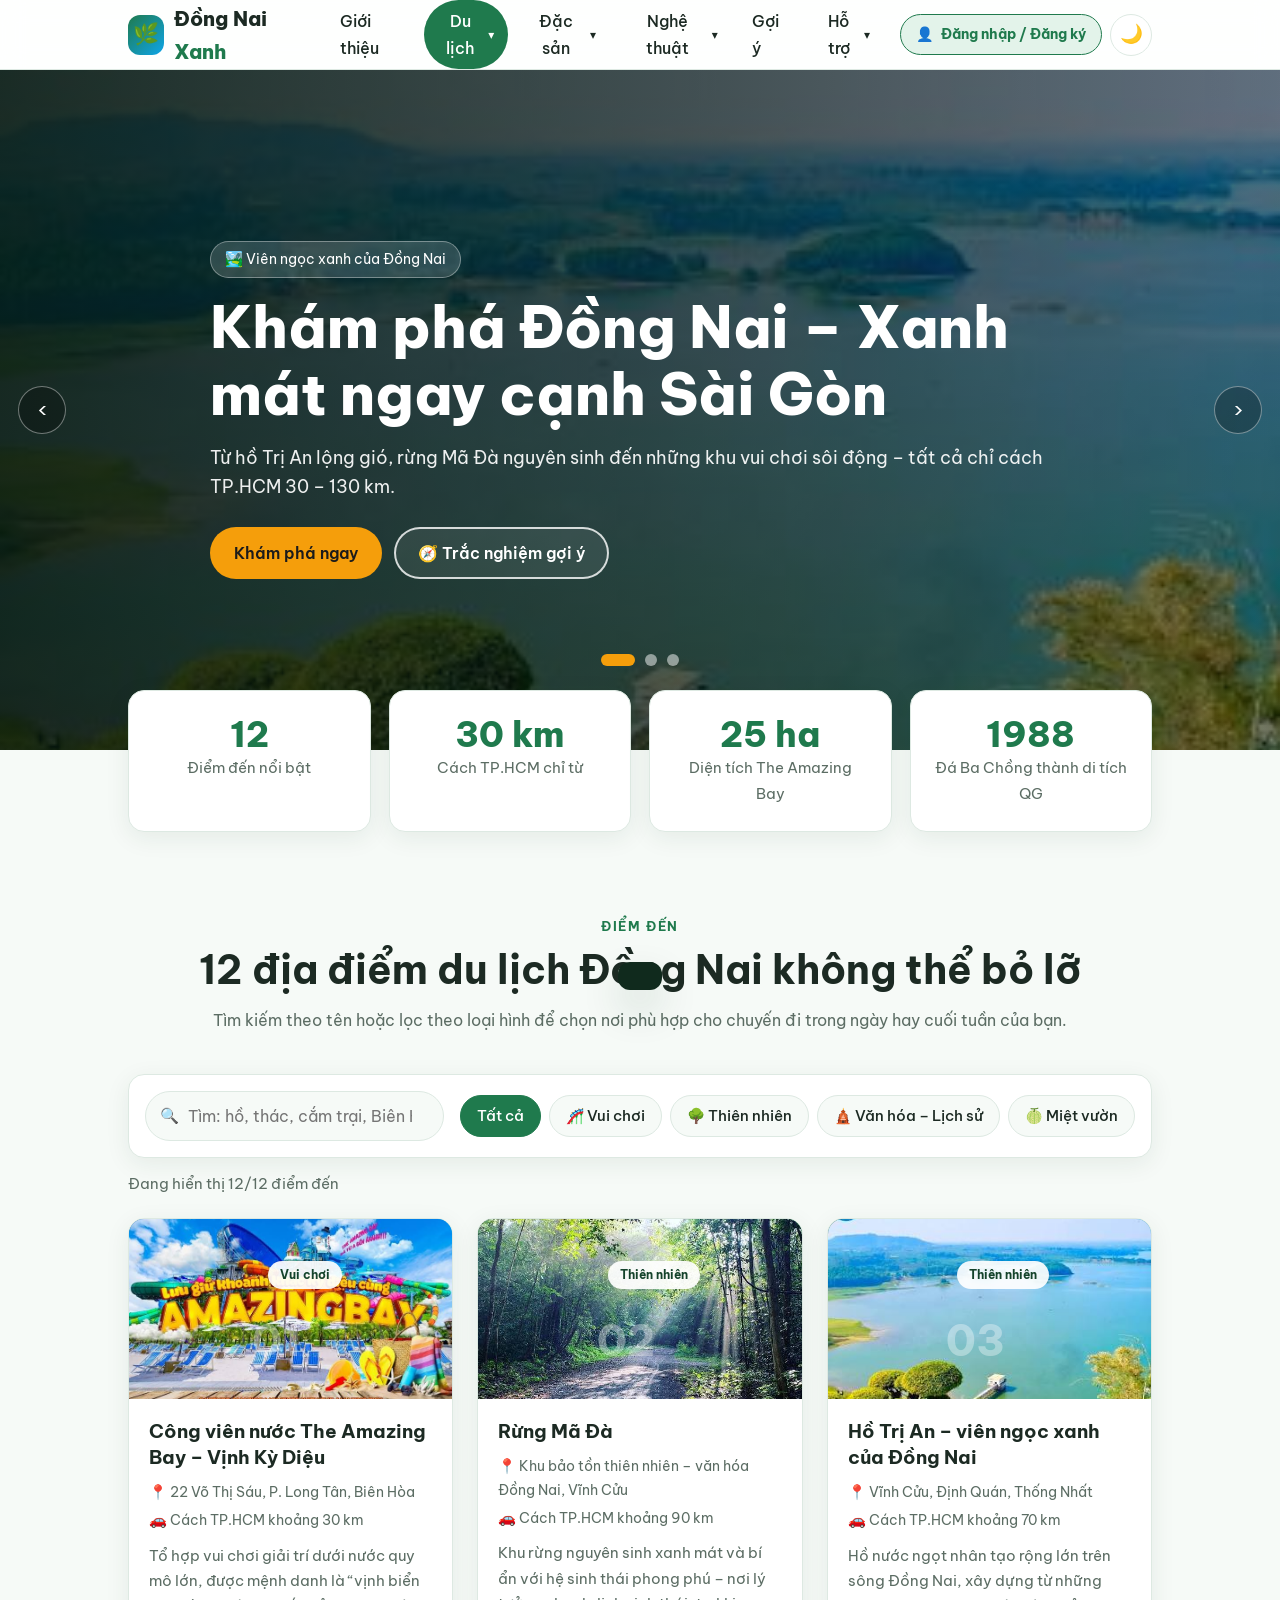
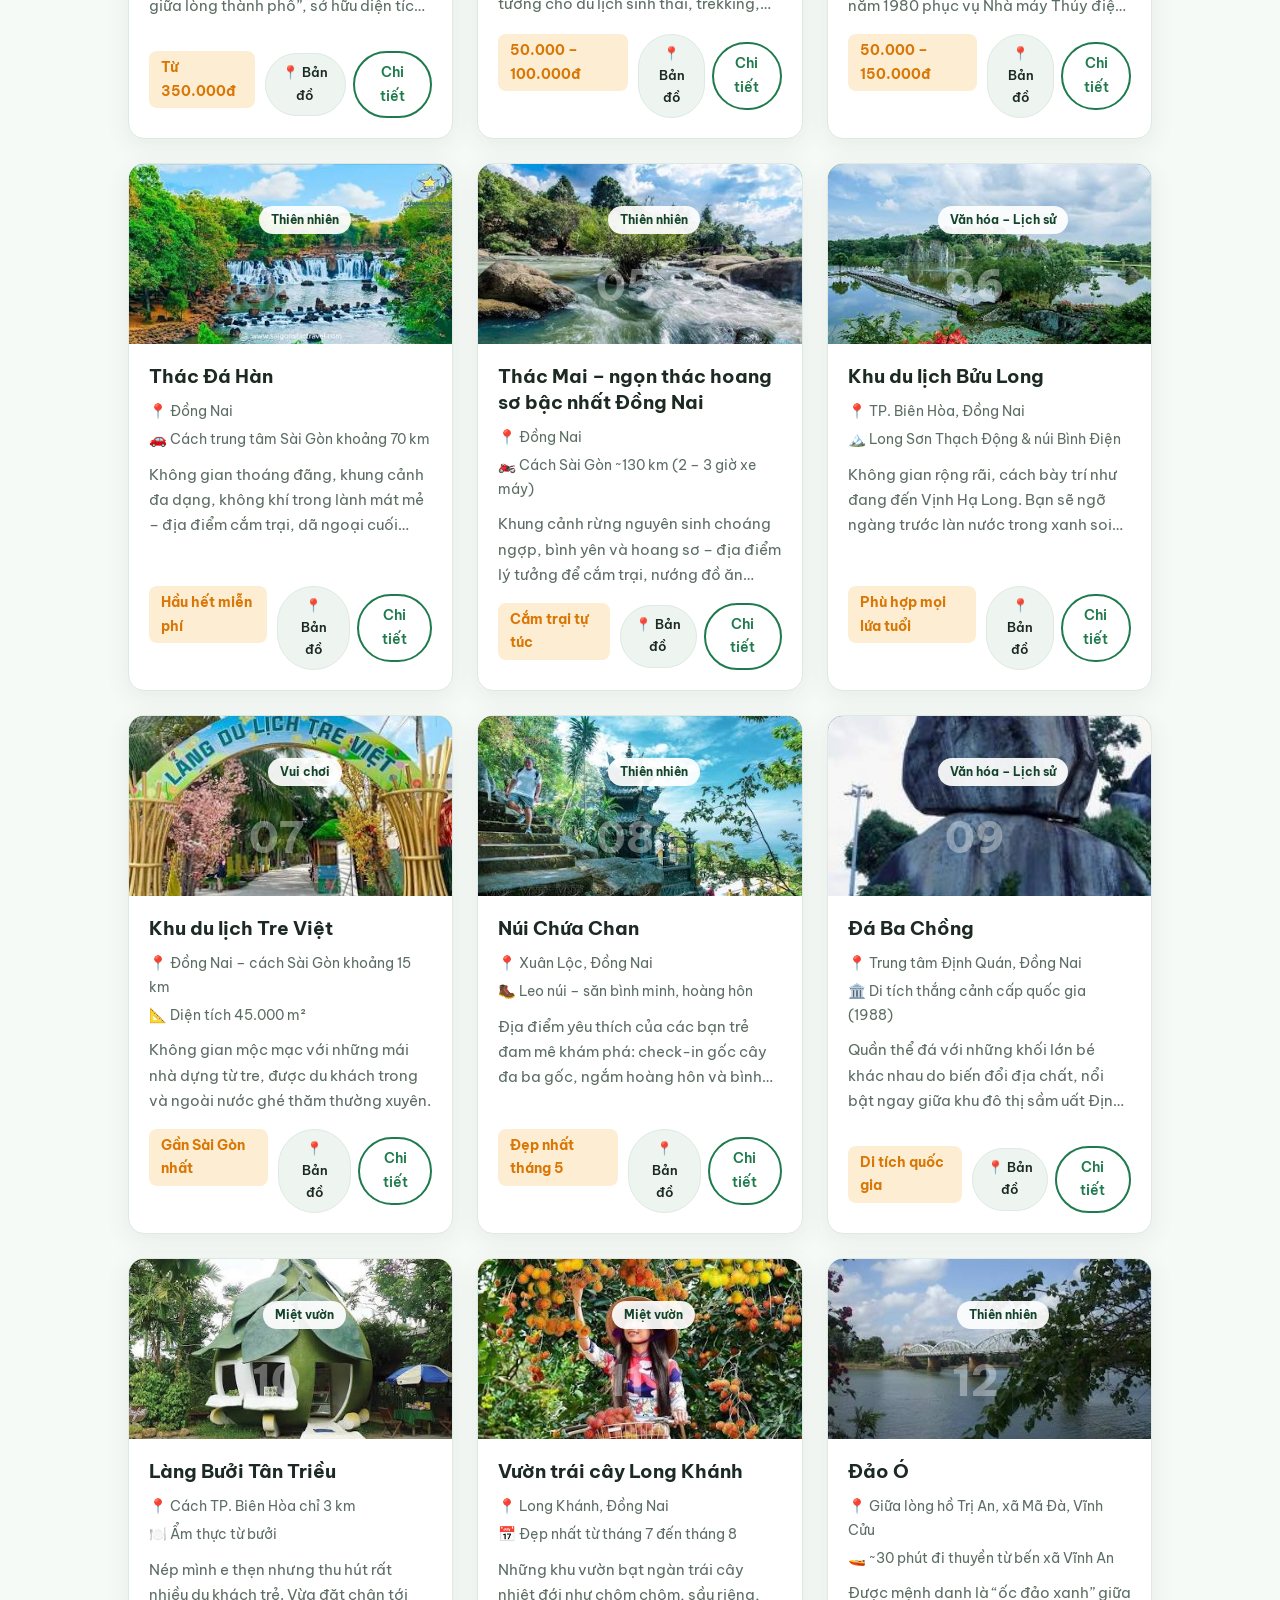
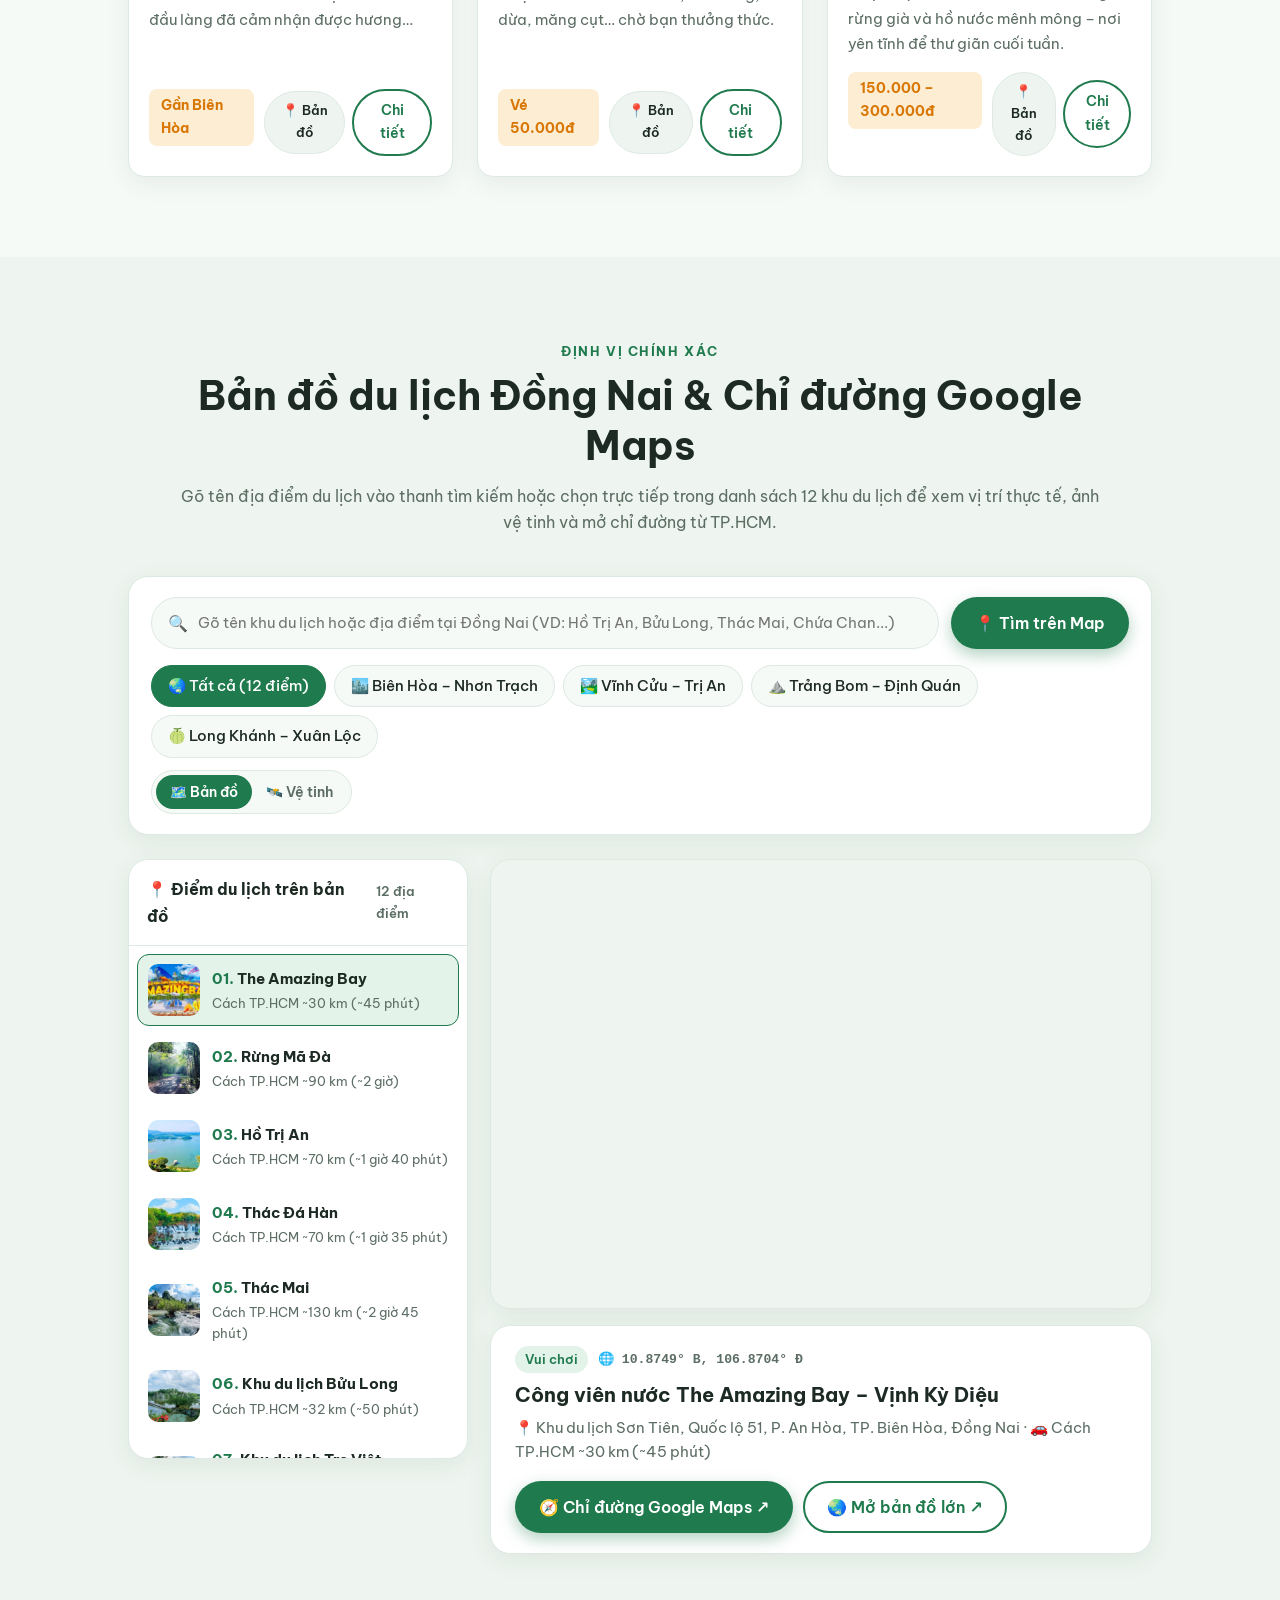
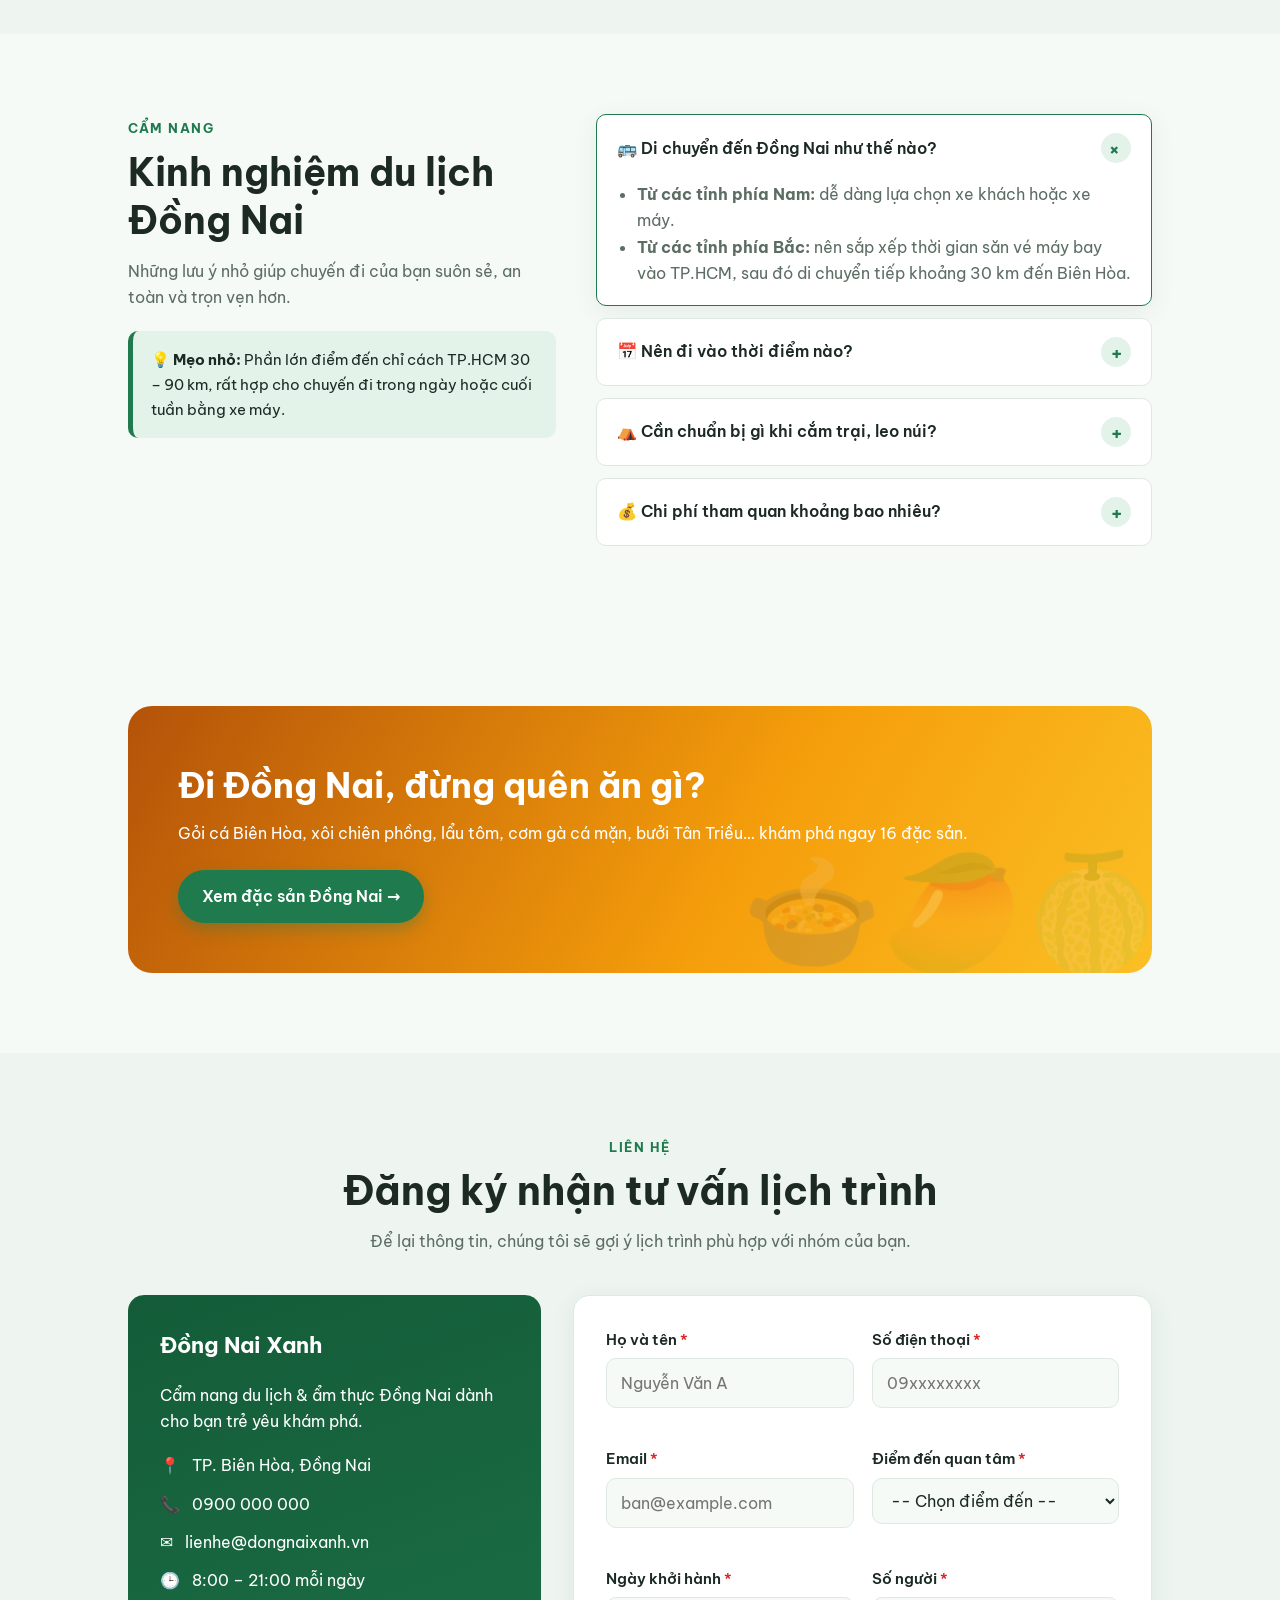
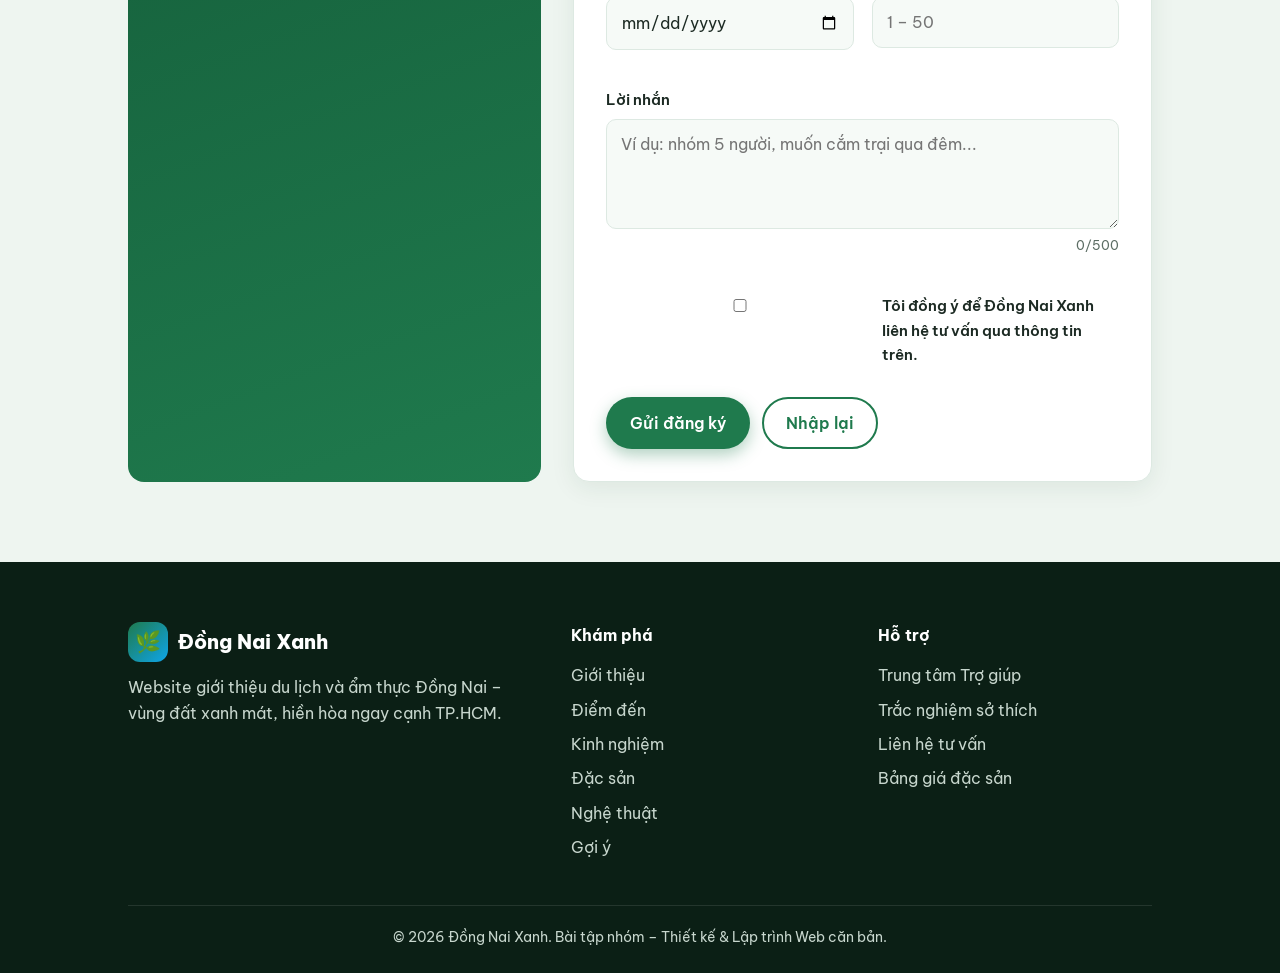
<file: index.html>
<!DOCTYPE html>
<html lang="vi">
<head>
  <meta charset="UTF-8">
  <meta name="viewport" content="width=device-width, initial-scale=1.0">
  <meta name="description" content="Khám phá 12 địa điểm du lịch hấp dẫn nhất Đồng Nai: The Amazing Bay, hồ Trị An, rừng Mã Đà, Bửu Long, núi Chứa Chan, đảo Ó...">
  <title>Du lịch Đồng Nai | Đồng Nai Xanh</title>
  <link rel="preconnect" href="https://fonts.googleapis.com">
  <link rel="preconnect" href="https://fonts.gstatic.com" crossorigin>
  <link href="https://fonts.googleapis.com/css2?family=Be+Vietnam+Pro:wght@400;500;600;700;800&display=swap" rel="stylesheet">
  <link rel="stylesheet" href="css/style.css">
  <style>
    .card-media {
      position: relative;
      overflow: hidden;
    }
    .card-media img {
      position: absolute;
      inset: 0;
      width: 100%;
      height: 100%;
      object-fit: cover;
      display: block;
      transition: transform 0.4s ease;
    }
    .card:hover .card-media img {
      transform: scale(1.05);
    }
    .card-media .badge,
    .card-media .card-number {
      position: relative;
      z-index: 2;
    }
    .modal-media img {
      position: absolute;
      inset: 0;
      width: 100%;
      height: 100%;
      object-fit: cover;
    }
  </style>
</head>
<body>
  <a href="#main" class="skip-link">Bỏ qua tới nội dung chính</a>

  <!-- ===== HEADER ===== -->
  <header class="site-header" id="siteHeader">
    <div class="container header-inner">
      <a href="index.html" class="logo" aria-label="Đồng Nai Xanh - Trang chủ">
        <span class="logo-icon" aria-hidden="true">🌿</span>
        <span>Đồng Nai <em>Xanh</em></span>
      </a>

      <nav class="main-nav" id="mainNav" aria-label="Điều hướng chính">
        <ul class="nav-list">
          <li><a href="gioi-thieu.html">Giới thiệu</a></li>
          <li class="has-dropdown">
            <button class="dropdown-toggle active" type="button" aria-expanded="false" aria-controls="dd-dulich">Du lịch <span class="caret" aria-hidden="true">▾</span></button>
            <ul class="dropdown" id="dd-dulich">
              <li><a href="index.html" aria-current="page"><span aria-hidden="true">🏞️</span> Tổng quan du lịch</a></li>
              <li><a href="#diem-den"><span aria-hidden="true">📍</span> Điểm đến</a></li>
              <li><a href="#ban-do"><span aria-hidden="true">🗺️</span> Bản đồ du lịch</a></li>
              <li><a href="#kinh-nghiem"><span aria-hidden="true">🧭</span> Kinh nghiệm</a></li>
            </ul>
          </li>
          <li class="has-dropdown">
            <button class="dropdown-toggle" type="button" aria-expanded="false" aria-controls="dd-dacsan">Đặc sản <span class="caret" aria-hidden="true">▾</span></button>
            <ul class="dropdown" id="dd-dacsan">
              <li><a href="dac-san.html"><span aria-hidden="true">🍲</span> Tổng quan đặc sản</a></li>
              <li><a href="dac-san.html#mon-ngon"><span aria-hidden="true">🥢</span> Món ngon</a></li>
              <li><a href="dac-san.html#bang-gia"><span aria-hidden="true">💰</span> Bảng giá</a></li>
            </ul>
          </li>
          <li class="has-dropdown">
            <button class="dropdown-toggle" type="button" aria-expanded="false" aria-controls="dd-nghethuat">Nghệ thuật <span class="caret" aria-hidden="true">▾</span></button>
            <ul class="dropdown" id="dd-nghethuat">
              <li><a href="nghe-thuat.html"><span aria-hidden="true">🎨</span> Tổng quan nghệ thuật</a></li>
              <li><a href="nghe-thuat.html#lang-nghe"><span aria-hidden="true">🏺</span> Làng nghề truyền thống</a></li>
              <li><a href="nghe-thuat.html#ca-hat"><span aria-hidden="true">🎶</span> Nghệ thuật ca hát</a></li>
            </ul>
          </li>
          <li><a href="goi-y.html">Gợi ý</a></li>
          <li class="has-dropdown">
            <button class="dropdown-toggle" type="button" aria-expanded="false" aria-controls="dd-hotro">Hỗ trợ <span class="caret" aria-hidden="true">▾</span></button>
            <ul class="dropdown" id="dd-hotro">
              <li><a href="ho-tro.html"><span class="help-circle-icon" aria-hidden="true">?</span> Trợ giúp</a></li>
              <li><a href="ho-tro.html#chu-de-pho-bien"><span aria-hidden="true">🔥</span> Chủ đề phổ biến</a></li>
              <li><a href="#lien-he"><span aria-hidden="true">📞</span> Liên hệ tư vấn</a></li>
            </ul>
          </li>
        </ul>
      </nav>

      <div class="header-actions">
        <a href="dang-nhap.html" class="btn-auth" id="headerAuthBtn">
          <span aria-hidden="true">👤</span>
          <span class="auth-label">Đăng nhập<span class="auth-extra"> / Đăng ký</span></span>
        </a>
        <button class="icon-btn" id="themeToggle" type="button" aria-label="Chuyển chế độ sáng/tối">🌙</button>
        <button class="icon-btn menu-toggle" id="menuToggle" type="button" aria-label="Mở menu" aria-expanded="false" aria-controls="mainNav"><span></span></button>
      </div>
    </div>
  </header>

  <main id="main">
    <!-- ===== HERO SLIDER ===== -->
    <section class="slider" id="heroSlider" aria-label="Ảnh nổi bật Đồng Nai">
      <div class="slide active" style="background-image: linear-gradient(rgba(0, 0, 0, 0.45), rgba(0, 0, 0, 0.45)), url('images/ho-tri-an.jpg');">
        <div class="container slide-content">
          <span class="slide-tag">🏞️ Viên ngọc xanh của Đồng Nai</span>
          <h1>Khám phá Đồng Nai – Xanh mát ngay cạnh Sài Gòn</h1>
          <p>Từ hồ Trị An lộng gió, rừng Mã Đà nguyên sinh đến những khu vui chơi sôi động – tất cả chỉ cách TP.HCM 30 – 130 km.</p>
          <div class="slide-actions">
            <a href="#diem-den" class="btn btn-accent">Khám phá ngay</a>
            <a href="goi-y.html" class="btn btn-ghost">🧭 Trắc nghiệm gợi ý</a>
          </div>
        </div>
      </div>
      <div class="slide" style="background-image: linear-gradient(rgba(0, 0, 0, 0.45), rgba(0, 0, 0, 0.45)), url('images/buu-long.jpg');">
        <div class="container slide-content">
          <span class="slide-tag">🛕 Khu du lịch Bửu Long</span>
          <h2>“Vịnh Hạ Long thu nhỏ” giữa lòng Biên Hòa</h2>
          <p>Long Sơn Thạch Động, núi Bình Điện, Bửu Phong Cổ Tự và làn nước trong xanh soi bóng vách đá.</p>
          <div class="slide-actions">
            <a href="#diem-den" class="btn btn-accent">Xem điểm đến</a>
          </div>
        </div>
      </div>
      <div class="slide" style="background-image: linear-gradient(rgba(0, 0, 0, 0.45), rgba(0, 0, 0, 0.45)), url('images/amazing-bay.jpg');">
        <div class="container slide-content">
          <span class="slide-tag">🌊 The Amazing Bay</span>
          <h2>Biển nhân tạo lớn nhất Việt Nam</h2>
          <p>Dòng sông lười dài nhất Đông Nam Á, máng trượt cao hơn 20 m – điểm hẹn mùa hè cho cả gia đình.</p>
          <div class="slide-actions">
            <a href="#lien-he" class="btn btn-accent">Nhận tư vấn</a>
          </div>
        </div>
      </div>

      <button class="slider-btn prev" type="button" aria-label="Ảnh trước">‹</button>
      <button class="slider-btn next" type="button" aria-label="Ảnh tiếp theo">›</button>
      <div class="slider-dots" role="tablist" aria-label="Chọn ảnh"></div>
    </section>

    <!-- ===== THỐNG KÊ ===== -->
    <section class="stats" aria-label="Con số nổi bật">
      <div class="container stats-grid">
        <div class="stat reveal"><span class="stat-number" data-count="12">0</span><span class="stat-label">Điểm đến nổi bật</span></div>
        <div class="stat reveal"><span class="stat-number" data-count="30" data-suffix=" km">0</span><span class="stat-label">Cách TP.HCM chỉ từ</span></div>
        <div class="stat reveal"><span class="stat-number" data-count="25" data-suffix=" ha">0</span><span class="stat-label">Diện tích The Amazing Bay</span></div>
        <div class="stat reveal"><span class="stat-number" data-count="1988">0</span><span class="stat-label">Đá Ba Chồng thành di tích QG</span></div>
      </div>
    </section>

    <!-- ===== ĐIỂM ĐẾN ===== -->
    <section class="section" id="diem-den">
      <div class="container">
        <header class="section-head reveal">
          <span class="eyebrow">Điểm đến</span>
          <h2>12 địa điểm du lịch Đồng Nai không thể bỏ lỡ</h2>
          <p>Tìm kiếm theo tên hoặc lọc theo loại hình để chọn nơi phù hợp cho chuyến đi trong ngày hay cuối tuần của bạn.</p>
        </header>

        <div class="toolbar reveal">
          <div class="search-box">
            <label for="searchInput" class="skip-link">Tìm kiếm điểm đến</label>
            <input type="search" id="searchInput" placeholder="Tìm: hồ, thác, cắm trại, Biên Hòa..." autocomplete="off">
          </div>
          <div class="chips" role="group" aria-label="Lọc theo loại hình">
            <button class="chip active" type="button" data-filter="all">Tất cả</button>
            <button class="chip" type="button" data-filter="vui-choi">🎢 Vui chơi</button>
            <button class="chip" type="button" data-filter="thien-nhien">🌳 Thiên nhiên</button>
            <button class="chip" type="button" data-filter="van-hoa">🛕 Văn hóa – Lịch sử</button>
            <button class="chip" type="button" data-filter="miet-vuon">🍈 Miệt vườn</button>
          </div>
        </div>
        <p class="result-count" id="resultCount" aria-live="polite"></p>

        <div class="card-grid" id="cardGrid">
          <!-- 1 -->
          <article class="card reveal" data-category="vui-choi" data-id="amazing-bay">
            <div class="card-media" style="--g1:#0369a1; --g2:#22d3ee;">
              <img src="images/amazing-bay.jpg" alt="Công viên nước The Amazing Bay – Vịnh Kỳ Diệu" loading="lazy">
              <span class="badge">Vui chơi</span>
              <span class="card-number">01</span>
            </div>
            <div class="card-body">
              <h3 class="card-title">Công viên nước The Amazing Bay – Vịnh Kỳ Diệu</h3>
              <ul class="card-meta">
                <li>📍 22 Võ Thị Sáu, P. Long Tân, Biên Hòa</li>
                <li>🚗 Cách TP.HCM khoảng 30 km</li>
              </ul>
              <p class="card-desc">Tổ hợp vui chơi giải trí dưới nước quy mô lớn, được mệnh danh là “vịnh biển giữa lòng thành phố”, sở hữu diện tích hơn 25 ha với hàng loạt công trình hiện đại và hệ thống trò chơi đẳng cấp quốc tế.</p>
              <div class="card-more" hidden>
                <p>Nơi đây nổi bật với những kỷ lục ấn tượng như: <strong>biển nhân tạo lớn nhất Việt Nam</strong>, <strong>dòng sông lười dài nhất Đông Nam Á</strong> và hệ thống máng trượt nước cao hơn 20 mét.</p>
                <p>Khuôn viên được chia thành nhiều phân khu phù hợp với mọi độ tuổi: khu vui chơi trẻ em, khu cảm giác mạnh, khu thư giãn, bãi biển nhân tạo và các khu nhà hàng, dịch vụ tiện ích. Công viên mang đậm phong cách thiết kế cổ tích, hiện đại, rất thích hợp để check-in, chụp ảnh.</p>
                <h4>🎟️ Giá vé tham khảo</h4>
                <ul class="list">
                  <li>Người lớn: khoảng 450.000 VNĐ</li>
                  <li>Trẻ em: khoảng 350.000 VNĐ</li>
                </ul>
                <p>👉 Điểm đến lý tưởng cho gia đình, nhóm bạn hay các đoàn khách muốn tận hưởng ngày hè sôi động và thư giãn trọn vẹn.</p>
              </div>
              <div class="card-footer">
                <span class="price-tag">Từ 350.000đ</span>
                <div class="card-btn-group">
                  <button class="btn-map-jump" type="button" title="Xem vị trí trên bản đồ">📍 Bản đồ</button>
                  <button class="btn btn-outline btn-detail" type="button">Chi tiết</button>
                </div>
              </div>
            </div>
          </article>

          <!-- 2 -->
          <article class="card reveal" data-category="thien-nhien" data-id="rung-ma-da">
            <div class="card-media" style="--g1:#14532d; --g2:#4ade80;">
              <img src="images/rung-ma-da.jpg" alt="Rừng Mã Đà" loading="lazy">
              <span class="badge">Thiên nhiên</span>
              <span class="card-number">02</span>
            </div>
            <div class="card-body">
              <h3 class="card-title">Rừng Mã Đà</h3>
              <ul class="card-meta">
                <li>📍 Khu bảo tồn thiên nhiên – văn hóa Đồng Nai, Vĩnh Cửu</li>
                <li>🚗 Cách TP.HCM khoảng 90 km</li>
              </ul>
              <p class="card-desc">Khu rừng nguyên sinh xanh mát và bí ẩn với hệ sinh thái phong phú – nơi lý tưởng cho du lịch sinh thái, trekking, cắm trại và khám phá thiên nhiên hoang dã.</p>
              <div class="card-more" hidden>
                <p>Khu rừng nổi bật với thảm thực vật rậm rạp, những con đường mòn uốn lượn, suối nước trong lành và đặc biệt là hồ Trị An – nơi thường xuyên diễn ra các hoạt động bơi lội, chèo thuyền kayak và câu cá thư giãn.</p>
                <p>Không khí quanh năm mát mẻ, trong lành, rất thích hợp để “đi trốn” khỏi sự ồn ào phố thị. Rừng Mã Đà còn gắn liền với nhiều <strong>dấu tích lịch sử kháng chiến</strong>, lưu giữ ký ức về những trận đánh hào hùng của quân dân miền Nam trong kháng chiến chống Mỹ.</p>
                <h4>🎟️ Giá vé tham khảo</h4>
                <ul class="list"><li>Tham quan & cắm trại: 50.000 – 100.000 VNĐ/người tùy dịch vụ</li></ul>
                <p>👉 Dành cho những ai yêu thiên nhiên, muốn tìm về sự bình yên và thử thách bản thân giữa đại ngàn xanh thẳm.</p>
              </div>
              <div class="card-footer">
                <span class="price-tag">50.000 – 100.000đ</span>
                <div class="card-btn-group">
                  <button class="btn-map-jump" type="button" title="Xem vị trí trên bản đồ">📍 Bản đồ</button>
                  <button class="btn btn-outline btn-detail" type="button">Chi tiết</button>
                </div>
              </div>
            </div>
          </article>

          <!-- 3 -->
          <article class="card reveal" data-category="thien-nhien" data-id="ho-tri-an">
            <div class="card-media" style="--g1:#065f46; --g2:#38bdf8;">
              <img src="images/ho-tri-an.jpg" alt="Hồ Trị An – viên ngọc xanh của Đồng Nai" loading="lazy">
              <span class="badge">Thiên nhiên</span>
              <span class="card-number">03</span>
            </div>
            <div class="card-body">
              <h3 class="card-title">Hồ Trị An – viên ngọc xanh của Đồng Nai</h3>
              <ul class="card-meta">
                <li>📍 Vĩnh Cửu, Định Quán, Thống Nhất</li>
                <li>🚗 Cách TP.HCM khoảng 70 km</li>
              </ul>
              <p class="card-desc">Hồ nước ngọt nhân tạo rộng lớn trên sông Đồng Nai, xây dựng từ những năm 1980 phục vụ Nhà máy Thủy điện Trị An, nay là điểm du lịch sinh thái lý tưởng.</p>
              <div class="card-more" hidden>
                <p>Hồ Trị An gây ấn tượng với mặt nước xanh trong, bao quanh là rừng rậm nguyên sinh và những hòn đảo nhỏ hoang sơ như <strong>đảo Ó, đảo Đồng Trường</strong>… tạo nên bức tranh thiên nhiên hài hòa, thơ mộng.</p>
                <p>Đây là nơi lý tưởng để cắm trại, chèo thuyền kayak, câu cá, đạp xe xuyên rừng và ngắm hoàng hôn bên mặt hồ lặng sóng. Ban đêm, du khách có thể tổ chức tiệc BBQ, ngắm sao và tận hưởng không khí mát lạnh, tĩnh lặng.</p>
                <h4>🎟️ Giá dịch vụ tham khảo</h4>
                <ul class="list"><li>Cắm trại & tham quan: 50.000 – 150.000 VNĐ/người tùy địa điểm và gói dịch vụ</li></ul>
              </div>
              <div class="card-footer">
                <span class="price-tag">50.000 – 150.000đ</span>
                <div class="card-btn-group">
                  <button class="btn-map-jump" type="button" title="Xem vị trí trên bản đồ">📍 Bản đồ</button>
                  <button class="btn btn-outline btn-detail" type="button">Chi tiết</button>
                </div>
              </div>
            </div>
          </article>

          <!-- 4 -->
          <article class="card reveal" data-category="thien-nhien" data-id="thac-da-han">
            <div class="card-media" style="--g1:#0f766e; --g2:#a3e635;">
              <img src="images/thac-da-han.jpg" alt="Thác Đá Hàn" loading="lazy">
              <span class="badge">Thiên nhiên</span>
              <span class="card-number">04</span>
            </div>
            <div class="card-body">
              <h3 class="card-title">Thác Đá Hàn</h3>
              <ul class="card-meta">
                <li>📍 Đồng Nai</li>
                <li>🚗 Cách trung tâm Sài Gòn khoảng 70 km</li>
              </ul>
              <p class="card-desc">Không gian thoáng đãng, khung cảnh đa dạng, không khí trong lành mát mẻ – địa điểm cắm trại, dã ngoại cuối tuần lý tưởng cho nhóm bạn hoặc gia đình.</p>
              <div class="card-more" hidden>
                <p>Thác Đá Hàn là nơi lý tưởng để tụ tập bạn bè xả stress với các hoạt động tắm thác, câu cá… vào mỗi cuối tuần hay tổ chức cắm trại dã ngoại cho cả gia đình.</p>
                <p>Điểm khiến du khách cực kỳ yêu thích là <strong>đa số các hoạt động giải trí ở đây đều miễn phí</strong>. Đặc biệt, thác Đá Hàn còn có đường đua riêng cho xe địa hình nếu bạn muốn tham gia.</p>
              </div>
              <div class="card-footer">
                <span class="price-tag">Hầu hết miễn phí</span>
                <div class="card-btn-group">
                  <button class="btn-map-jump" type="button" title="Xem vị trí trên bản đồ">📍 Bản đồ</button>
                  <button class="btn btn-outline btn-detail" type="button">Chi tiết</button>
                </div>
              </div>
            </div>
          </article>

          <!-- 5 -->
          <article class="card reveal" data-category="thien-nhien" data-id="thac-mai">
            <div class="card-media" style="--g1:#166534; --g2:#0891b2;">
              <img src="images/thac-mai.jpg" alt="Thác Mai – ngọn thác hoang sơ bậc nhất Đồng Nai" loading="lazy">
              <span class="badge">Thiên nhiên</span>
              <span class="card-number">05</span>
            </div>
            <div class="card-body">
              <h3 class="card-title">Thác Mai – ngọn thác hoang sơ bậc nhất Đồng Nai</h3>
              <ul class="card-meta">
                <li>📍 Đồng Nai</li>
                <li>🏍️ Cách Sài Gòn ~130 km (2 – 3 giờ xe máy)</li>
              </ul>
              <p class="card-desc">Khung cảnh rừng nguyên sinh choáng ngợp, bình yên và hoang sơ – địa điểm lý tưởng để cắm trại, nướng đồ ăn picnic cuối tuần.</p>
              <div class="card-more" hidden>
                <p>Bạn nhớ xem trước dự báo thời tiết, sau đó cùng mọi người mang theo lều, chuẩn bị đồ ăn. Nếu quá bận rộn, bạn có thể thuê lều và nhờ nhà hàng gần đó chuẩn bị giúp.</p>
                <p>Điểm đặc biệt của Thác Mai chính là độ cao: ngọn thác cao vừa phải, nhìn từ xa dòng nước có vẻ rất nhẹ nhàng, nhưng khi đến những đoạn hẹp, dòng nước đột nhiên chuyển mình mạnh mẽ hơn bao giờ hết.</p>
                <p>🎬 Đây cũng chính là địa điểm xuất hiện trong MV “Lật Mặt” của Lý Hải.</p>
              </div>
              <div class="card-footer">
                <span class="price-tag">Cắm trại tự túc</span>
                <div class="card-btn-group">
                  <button class="btn-map-jump" type="button" title="Xem vị trí trên bản đồ">📍 Bản đồ</button>
                  <button class="btn btn-outline btn-detail" type="button">Chi tiết</button>
                </div>
              </div>
            </div>
          </article>

          <!-- 6 -->
          <article class="card reveal" data-category="van-hoa" data-id="buu-long">
            <div class="card-media" style="--g1:#4d7c0f; --g2:#06b6d4;">
              <img src="images/buu-long.jpg" alt="Khu du lịch Bửu Long" loading="lazy">
              <span class="badge">Văn hóa – Lịch sử</span>
              <span class="card-number">06</span>
            </div>
            <div class="card-body">
              <h3 class="card-title">Khu du lịch Bửu Long</h3>
              <ul class="card-meta">
                <li>📍 TP. Biên Hòa, Đồng Nai</li>
                <li>🏔️ Long Sơn Thạch Động & núi Bình Điện</li>
              </ul>
              <p class="card-desc">Không gian rộng rãi, cách bày trí như đang đến Vịnh Hạ Long. Bạn sẽ ngỡ ngàng trước làn nước trong xanh soi bóng vách đá.</p>
              <div class="card-more" hidden>
                <p>Địa điểm được chia làm hai phần chính gồm <strong>Long Sơn Thạch Động</strong> và <strong>núi Bình Điện</strong>, tạo nên khung cảnh ấn tượng khó phai.</p>
                <ul class="list">
                  <li>Tham gia trò chơi hiện đại như xe điện đụng tại khu vui chơi trung tâm.</li>
                  <li>Thăm <strong>Bửu Phong Cổ Tự</strong> để cảm nhận khung cảnh nhẹ nhàng.</li>
                  <li>Chiêm ngưỡng những bảo vật quý hiếm tại khu Tiền Sử.</li>
                </ul>
              </div>
              <div class="card-footer">
                <span class="price-tag">Phù hợp mọi lứa tuổi</span>
                <div class="card-btn-group">
                  <button class="btn-map-jump" type="button" title="Xem vị trí trên bản đồ">📍 Bản đồ</button>
                  <button class="btn btn-outline btn-detail" type="button">Chi tiết</button>
                </div>
              </div>
            </div>
          </article>

          <!-- 7 -->
          <article class="card reveal" data-category="vui-choi" data-id="tre-viet">
            <div class="card-media" style="--g1:#3f6212; --g2:#facc15;">
              <img src="images/tre-viet.jpg" alt="Khu du lịch Tre Việt" loading="lazy">
              <span class="badge">Vui chơi</span>
              <span class="card-number">07</span>
            </div>
            <div class="card-body">
              <h3 class="card-title">Khu du lịch Tre Việt</h3>
              <ul class="card-meta">
                <li>📍 Đồng Nai – cách Sài Gòn khoảng 15 km</li>
                <li>📐 Diện tích 45.000 m²</li>
              </ul>
              <p class="card-desc">Không gian mộc mạc với những mái nhà dựng từ tre, được du khách trong và ngoài nước ghé thăm thường xuyên.</p>
              <div class="card-more" hidden>
                <p>Nơi đây có vô vàn trò chơi từ truyền thống đến hiện đại: thỏa sức bơi lội, đạp xe trên mặt nước, chèo thuyền kayak.</p>
                <p>Bạn cũng có thể tham gia các trò chơi truyền thống như <strong>chèo thuyền chuối, chèo xuồng ba lá hay chèo thuyền thúng</strong>.</p>
              </div>
              <div class="card-footer">
                <span class="price-tag">Gần Sài Gòn nhất</span>
                <div class="card-btn-group">
                  <button class="btn-map-jump" type="button" title="Xem vị trí trên bản đồ">📍 Bản đồ</button>
                  <button class="btn btn-outline btn-detail" type="button">Chi tiết</button>
                </div>
              </div>
            </div>
          </article>

          <!-- 8 -->
          <article class="card reveal" data-category="thien-nhien" data-id="nui-chua-chan">
            <div class="card-media" style="--g1:#9a3412; --g2:#fbbf24;">
              <img src="images/nui-chua-chan.jpg" alt="Núi Chứa Chan" loading="lazy">
              <span class="badge">Thiên nhiên</span>
              <span class="card-number">08</span>
            </div>
            <div class="card-body">
              <h3 class="card-title">Núi Chứa Chan</h3>
              <ul class="card-meta">
                <li>📍 Xuân Lộc, Đồng Nai</li>
                <li>🥾 Leo núi – săn bình minh, hoàng hôn</li>
              </ul>
              <p class="card-desc">Địa điểm yêu thích của các bạn trẻ đam mê khám phá: check-in gốc cây đa ba gốc, ngắm hoàng hôn và bình minh tuyệt đẹp.</p>
              <div class="card-more" hidden>
                <p>Bạn sẽ được cảm nhận vị ngọt khi uống nước suối tại núi. Nếu may mắn đến vào khoảng <strong>tháng 5</strong>, bạn sẽ có những bức hình cực kỳ thơ mộng với cánh đồng cỏ lau vàng.</p>
                <h4>🎒 Lưu ý khi leo núi</h4>
                <ul class="list">
                  <li>Chọn đôi giày êm ái, nhẹ nhàng để bảo vệ đôi chân.</li>
                  <li>Chuẩn bị đủ nước uống cho bản thân.</li>
                  <li>Luôn bám sát đồng đội để tránh lạc đường.</li>
                </ul>
              </div>
              <div class="card-footer">
                <span class="price-tag">Đẹp nhất tháng 5</span>
                <div class="card-btn-group">
                  <button class="btn-map-jump" type="button" title="Xem vị trí trên bản đồ">📍 Bản đồ</button>
                  <button class="btn btn-outline btn-detail" type="button">Chi tiết</button>
                </div>
              </div>
            </div>
          </article>

          <!-- 9 -->
          <article class="card reveal" data-category="van-hoa" data-id="da-ba-chong">
            <div class="card-media" style="--g1:#57534e; --g2:#84cc16;">
              <img src="images/da-ba-chong.jpg" alt="Đá Ba Chồng" loading="lazy">
              <span class="badge">Văn hóa – Lịch sử</span>
              <span class="card-number">09</span>
            </div>
            <div class="card-body">
              <h3 class="card-title">Đá Ba Chồng</h3>
              <ul class="card-meta">
                <li>📍 Trung tâm Định Quán, Đồng Nai</li>
                <li>🏛️ Di tích thắng cảnh cấp quốc gia (1988)</li>
              </ul>
              <p class="card-desc">Quần thể đá với những khối lớn bé khác nhau do biến đổi địa chất, nổi bật ngay giữa khu đô thị sầm uất Định Quán.</p>
              <div class="card-more" hidden>
                <p>Cùng với cung đường khám phá núi Chứa Chan, bạn nhớ ghé thăm quần thể Đá Ba Chồng khi đến Đồng Nai.</p>
                <p>Theo nghiên cứu, Đá Ba Chồng xuất hiện vào thời kỳ nền văn hóa <strong>Óc Eo – Phù Nam</strong> của Đông Nam Bộ. Năm 1988, nơi đây được xếp hạng là di tích thắng cảnh cấp quốc gia.</p>
              </div>
              <div class="card-footer">
                <span class="price-tag">Di tích quốc gia</span>
                <div class="card-btn-group">
                  <button class="btn-map-jump" type="button" title="Xem vị trí trên bản đồ">📍 Bản đồ</button>
                  <button class="btn btn-outline btn-detail" type="button">Chi tiết</button>
                </div>
              </div>
            </div>
          </article>

          <!-- 10 -->
          <article class="card reveal" data-category="miet-vuon" data-id="lang-buoi-tan-trieu">
            <div class="card-media" style="--g1:#65a30d; --g2:#fde047;">
              <img src="images/lang-buoi-tan-trieu.jpg" alt="Làng Bưởi Tân Triều" loading="lazy">
              <span class="badge">Miệt vườn</span>
              <span class="card-number">10</span>
            </div>
            <div class="card-body">
              <h3 class="card-title">Làng Bưởi Tân Triều</h3>
              <ul class="card-meta">
                <li>📍 Cách TP. Biên Hòa chỉ 3 km</li>
                <li>🍽️ Ẩm thực từ bưởi</li>
              </ul>
              <p class="card-desc">Nép mình e thẹn nhưng thu hút rất nhiều du khách trẻ. Vừa đặt chân tới đầu làng đã cảm nhận được hương bưởi nhẹ nhàng bay trong gió.</p>
              <div class="card-more" hidden>
                <p>Đường đi vô cùng thuận lợi, dễ dàng. Tại đây bạn có cơ hội thưởng thức rất nhiều món ăn đặc sắc chế biến từ bưởi: <strong>nem bưởi, gà hấp bưởi</strong> (món “tiến Vua” thời xưa), <strong>rượu bưởi</strong> cho đến <strong>chè bưởi</strong>.</p>
                <p>🎁 Món không thể quên mua về làm quà chính là rượu bưởi Tân Triều – được người dân chăm chút từng công đoạn, tạo nên hương vị khó quên.</p>
              </div>
              <div class="card-footer">
                <span class="price-tag">Gần Biên Hòa</span>
                <div class="card-btn-group">
                  <button class="btn-map-jump" type="button" title="Xem vị trí trên bản đồ">📍 Bản đồ</button>
                  <button class="btn btn-outline btn-detail" type="button">Chi tiết</button>
                </div>
              </div>
            </div>
          </article>

          <!-- 11 -->
          <article class="card reveal" data-category="miet-vuon" data-id="vuon-trai-cay-long-khanh">
            <div class="card-media" style="--g1:#b91c1c; --g2:#f59e0b;">
              <img src="images/vuon-trai-cay-long-khanh.jpg" alt="Vườn trái cây Long Khánh" loading="lazy">
              <span class="badge">Miệt vườn</span>
              <span class="card-number">11</span>
            </div>
            <div class="card-body">
              <h3 class="card-title">Vườn trái cây Long Khánh</h3>
              <ul class="card-meta">
                <li>📍 Long Khánh, Đồng Nai</li>
                <li>📅 Đẹp nhất từ tháng 7 đến tháng 8</li>
              </ul>
              <p class="card-desc">Những khu vườn bạt ngàn trái cây nhiệt đới như chôm chôm, sầu riêng, dừa, măng cụt… chờ bạn thưởng thức.</p>
              <div class="card-more" hidden>
                <p>Chỉ với <strong>50.000 VNĐ</strong> vé vào cửa, bạn được thỏa thích thưởng thức trái cây nơi đây. Nếu có thời gian, hãy cắm trại qua đêm, thong dong ngồi câu cá – chắc hẳn bạn sẽ nhớ mãi khoảnh khắc đó.</p>
                <p>Trái cây thơm ngon, phong cảnh hữu tình, không khí trong lành sẽ giúp bạn “sạc” năng lượng sau những ngày làm việc vất vả.</p>
              </div>
              <div class="card-footer">
                <span class="price-tag">Vé 50.000đ</span>
                <div class="card-btn-group">
                  <button class="btn-map-jump" type="button" title="Xem vị trí trên bản đồ">📍 Bản đồ</button>
                  <button class="btn btn-outline btn-detail" type="button">Chi tiết</button>
                </div>
              </div>
            </div>
          </article>

          <!-- 12 -->
          <article class="card reveal" data-category="thien-nhien" data-id="dao-o">
            <div class="card-media" style="--g1:#0e7490; --g2:#34d399;">
              <img src="images/cu-lao-pho.jpg" alt="Đảo Ó" loading="lazy">
              <span class="badge">Thiên nhiên</span>
              <span class="card-number">12</span>
            </div>
            <div class="card-body">
              <h3 class="card-title">Đảo Ó</h3>
              <ul class="card-meta">
                <li>📍 Giữa lòng hồ Trị An, xã Mã Đà, Vĩnh Cửu</li>
                <li>🚤 ~30 phút đi thuyền từ bến xã Vĩnh An</li>
              </ul>
              <p class="card-desc">Được mệnh danh là “ốc đảo xanh” giữa rừng già và hồ nước mênh mông – nơi yên tĩnh để thư giãn cuối tuần.</p>
              <div class="card-more" hidden>
                <p>Trên đảo, không khí vô cùng trong lành, cây cối xanh mát quanh năm, tiếng chim hót rộn ràng và mặt hồ phẳng lặng tạo nên khung cảnh vừa hoang sơ vừa thơ mộng.</p>
                <p>Du khách có thể cắm trại qua đêm, picnic, chèo kayak, câu cá, đạp xe quanh đảo hoặc đơn giản là đọc sách dưới tán cây. Dịch vụ trên đảo khá cơ bản, phù hợp với người thích trải nghiệm gần gũi thiên nhiên.</p>
                <h4>🎟️ Giá vé tham khảo (2025)</h4>
                <ul class="list"><li>150.000 – 300.000 VNĐ/người (gồm vé tàu và phí vào đảo)</li></ul>
              </div>
              <div class="card-footer">
                <span class="price-tag">150.000 – 300.000đ</span>
                <div class="card-btn-group">
                  <button class="btn-map-jump" type="button" title="Xem vị trí trên bản đồ">📍 Bản đồ</button>
                  <button class="btn btn-outline btn-detail" type="button">Chi tiết</button>
                </div>
              </div>
            </div>
          </article>
        </div>

        <div class="empty-state" id="emptyState" hidden>
          <span aria-hidden="true">🧭</span>
          Không tìm thấy điểm đến phù hợp. Hãy thử từ khóa khác nhé!
        </div>
      </div>
    </section>

    <!-- ===== BẢN ĐỒ DU LỊCH & TÌM KIẾM VỊ TRÍ ===== -->
    <section class="section section-alt" id="ban-do">
      <div class="container">
        <header class="section-head reveal">
          <span class="eyebrow">Định vị chính xác</span>
          <h2>Bản đồ du lịch Đồng Nai &amp; Chỉ đường Google Maps</h2>
          <p>Gõ tên địa điểm du lịch vào thanh tìm kiếm hoặc chọn trực tiếp trong danh sách 12 khu du lịch để xem vị trí thực tế, ảnh vệ tinh và mở chỉ đường từ TP.HCM.</p>
        </header>

        <!-- Thanh tìm kiếm vị trí trên Google Maps -->
        <div class="map-search-bar reveal">
          <form class="map-search-form" id="mapSearchForm" autocomplete="off">
            <div class="map-input-wrap">
              <label for="mapSearchInput" class="skip-link">Tìm địa điểm du lịch trên bản đồ</label>
              <span class="map-input-icon" aria-hidden="true">🔍</span>
              <input
                type="text"
                id="mapSearchInput"
                placeholder="Gõ tên khu du lịch hoặc địa điểm tại Đồng Nai (VD: Hồ Trị An, Bửu Long, Thác Mai, Chứa Chan...)"
              >
              <button type="button" class="map-clear-btn" id="mapClearBtn" aria-label="Xóa tìm kiếm" hidden>×</button>
              <ul class="map-suggest-list" id="mapSuggestList" role="listbox" aria-label="Gợi ý địa điểm" hidden></ul>
            </div>
            <button type="submit" class="btn btn-primary">📍 Tìm trên Map</button>
          </form>

          <div class="map-controls-row">
            <div class="map-region-pills" role="group" aria-label="Chọn khu vực nhanh">
              <button type="button" class="chip map-region-btn active" data-area="all">🌏 Tất cả (12 điểm)</button>
              <button type="button" class="chip map-region-btn" data-area="bien-hoa">🏙️ Biên Hòa – Nhơn Trạch</button>
              <button type="button" class="chip map-region-btn" data-area="vinh-cuu">🏞️ Vĩnh Cửu – Trị An</button>
              <button type="button" class="chip map-region-btn" data-area="dinh-quan">⛰️ Trảng Bom – Định Quán</button>
              <button type="button" class="chip map-region-btn" data-area="long-khanh">🍈 Long Khánh – Xuân Lộc</button>
            </div>

            <div class="map-type-switch" role="group" aria-label="Chế độ hiển thị bản đồ">
              <button type="button" class="map-type-btn active" data-maptype="m">🗺️ Bản đồ</button>
              <button type="button" class="map-type-btn" data-maptype="h">🛰️ Vệ tinh</button>
            </div>
          </div>
        </div>

        <!-- Khung Bản đồ 2 cột: Danh sách 12 khu du lịch + Google Maps -->
        <div class="map-explorer reveal">
          <aside class="map-sidebar" aria-label="Danh sách địa điểm trên bản đồ">
            <div class="map-sidebar-head">
              <h3>📍 Điểm du lịch trên bản đồ</h3>
              <span id="mapSidebarCount">12 địa điểm</span>
            </div>
            <div class="map-place-list" id="mapPlaceList"></div>
          </aside>

          <div class="map-stage">
            <div class="map-frame-wrap">
              <iframe
                id="googleMapFrame"
                title="Bản đồ Google Maps du lịch Đồng Nai"
                src="https://maps.google.com/maps?q=C%C3%B4ng+vi%C3%AAn+n%C6%B0%E1%BB%9Bc+The+Amazing+Bay,+Qu%E1%BB%91c+l%E1%BB%99+51,+Bi%C3%AAn+H%C3%B2a,+%C4%90%E1%BB%93ng+Nai&t=m&z=15&ie=UTF8&iwloc=B&output=embed&hl=vi"
                loading="lazy"
                allowfullscreen
                referrerpolicy="no-referrer-when-downgrade"
              ></iframe>
            </div>

            <div class="map-active-bar" id="mapActiveBar">
              <div class="map-active-info">
                <div class="map-active-head">
                  <span class="pill" id="mapActiveBadge">Vui chơi</span>
                  <span class="map-coords" id="mapActiveCoords">🌐 10.8749° B, 106.8704° Đ</span>
                </div>
                <h3 id="mapActiveTitle">Công viên nước The Amazing Bay – Vịnh Kỳ Diệu</h3>
                <p id="mapActiveAddress">📍 Khu du lịch Sơn Tiên, Quốc lộ 51, P. An Hòa, TP. Biên Hòa, Đồng Nai · 🚗 ~30 km từ TP.HCM (~45 phút)</p>
              </div>
              <div class="map-active-actions">
                <a
                  href="https://www.google.com/maps/dir/?api=1&destination=C%C3%B4ng+vi%C3%AAn+n%C6%B0%E1%BB%9Bc+The+Amazing+Bay,+Bi%C3%AAn+H%C3%B2a,+%C4%90%E1%BB%93ng+Nai"
                  target="_blank"
                  rel="noopener noreferrer"
                  class="btn btn-primary"
                  id="mapDirBtn"
                >🧭 Chỉ đường Google Maps ↗</a>
                <a
                  href="https://www.google.com/maps/search/?api=1&query=C%C3%B4ng+vi%C3%AAn+n%C6%B0%E1%BB%9Bc+The+Amazing+Bay,+Bi%C3%AAn+H%C3%B2a,+%C4%90%E1%BB%93ng+Nai"
                  target="_blank"
                  rel="noopener noreferrer"
                  class="btn btn-outline"
                  id="mapOpenLargeBtn"
                >🌏 Mở bản đồ lớn ↗</a>
              </div>
            </div>
          </div>
        </div>
      </div>
    </section>

    <!-- ===== KINH NGHIỆM ===== -->
    <section class="section" id="kinh-nghiem">
      <div class="container exp-layout">
        <div class="exp-intro reveal">
          <span class="eyebrow">Cẩm nang</span>
          <h2>Kinh nghiệm du lịch Đồng Nai</h2>
          <p>Những lưu ý nhỏ giúp chuyến đi của bạn suôn sẻ, an toàn và trọn vẹn hơn.</p>
          <div class="tip-box">
            💡 <strong>Mẹo nhỏ:</strong> Phần lớn điểm đến chỉ cách TP.HCM 30 – 90 km, rất hợp cho chuyến đi trong ngày hoặc cuối tuần bằng xe máy.
          </div>
        </div>

        <div class="accordion reveal">
          <div class="accordion-item">
            <button class="accordion-header" type="button" aria-expanded="false">🚌 Di chuyển đến Đồng Nai như thế nào?</button>
            <div class="accordion-panel">
              <div class="accordion-panel-inner">
                <ul>
                  <li><strong>Từ các tỉnh phía Nam:</strong> dễ dàng lựa chọn xe khách hoặc xe máy.</li>
                  <li><strong>Từ các tỉnh phía Bắc:</strong> nên sắp xếp thời gian săn vé máy bay vào TP.HCM, sau đó di chuyển tiếp khoảng 30 km đến Biên Hòa.</li>
                </ul>
              </div>
            </div>
          </div>
          <div class="accordion-item">
            <button class="accordion-header" type="button" aria-expanded="false">📅 Nên đi vào thời điểm nào?</button>
            <div class="accordion-panel">
              <div class="accordion-panel-inner">
                <ul>
                  <li><strong>Tháng 5:</strong> săn ảnh cánh đồng cỏ lau vàng trên núi Chứa Chan.</li>
                  <li><strong>Tháng 7 – 8:</strong> mùa trái cây chín rộ ở vườn Long Khánh.</li>
                  <li><strong>Mùa hè:</strong> thời điểm lý tưởng để vui chơi tại The Amazing Bay.</li>
                  <li>Luôn <strong>xem trước dự báo thời tiết</strong> nếu có ý định cắm trại ở thác, hồ, đảo.</li>
                </ul>
              </div>
            </div>
          </div>
          <div class="accordion-item">
            <button class="accordion-header" type="button" aria-expanded="false">⛺ Cần chuẩn bị gì khi cắm trại, leo núi?</button>
            <div class="accordion-panel">
              <div class="accordion-panel-inner">
                <ul>
                  <li>Lều, đồ ăn – hoặc thuê lều và nhờ nhà hàng gần đó chuẩn bị giúp.</li>
                  <li>Giày êm, nhẹ; mang đủ nước uống.</li>
                  <li>Đi theo nhóm, luôn bám sát đồng đội để tránh lạc đường.</li>
                </ul>
              </div>
            </div>
          </div>
          <div class="accordion-item">
            <button class="accordion-header" type="button" aria-expanded="false">💰 Chi phí tham quan khoảng bao nhiêu?</button>
            <div class="accordion-panel">
              <div class="accordion-panel-inner">
                <ul>
                  <li>Thác Đá Hàn: đa số hoạt động miễn phí.</li>
                  <li>Rừng Mã Đà: 50.000 – 100.000đ/người; Hồ Trị An: 50.000 – 150.000đ/người.</li>
                  <li>Vườn trái cây Long Khánh: vé khoảng 50.000đ.</li>
                  <li>Đảo Ó: 150.000 – 300.000đ/người; The Amazing Bay: 350.000 – 450.000đ.</li>
                </ul>
              </div>
            </div>
          </div>
        </div>
      </div>
    </section>

    <!-- ===== CTA sang trang đặc sản ===== -->
    <section class="section">
      <div class="container">
        <div class="cta-banner reveal">
          <div>
            <h2>Đi Đồng Nai, đừng quên ăn gì?</h2>
            <p>Gỏi cá Biên Hòa, xôi chiên phồng, lẩu tôm, cơm gà cá mặn, bưởi Tân Triều… khám phá ngay 16 đặc sản.</p>
          </div>
          <a href="dac-san.html" class="btn btn-primary">Xem đặc sản Đồng Nai →</a>
        </div>
      </div>
    </section>

    <!-- ===== LIÊN HỆ ===== -->
    <section class="section section-alt" id="lien-he">
      <div class="container">
        <header class="section-head reveal">
          <span class="eyebrow">Liên hệ</span>
          <h2>Đăng ký nhận tư vấn lịch trình</h2>
          <p>Để lại thông tin, chúng tôi sẽ gợi ý lịch trình phù hợp với nhóm của bạn.</p>
        </header>

        <div class="contact-layout">
          <aside class="contact-info reveal">
            <h3>Đồng Nai Xanh</h3>
            <p>Cẩm nang du lịch & ẩm thực Đồng Nai dành cho bạn trẻ yêu khám phá.</p>
            <ul>
              <li><span aria-hidden="true">📍</span> TP. Biên Hòa, Đồng Nai</li>
              <li><span aria-hidden="true">📞</span> 0900 000 000</li>
              <li><span aria-hidden="true">✉️</span> lienhe@dongnaixanh.vn</li>
              <li><span aria-hidden="true">🕒</span> 8:00 – 21:00 mỗi ngày</li>
            </ul>
          </aside>

          <form class="contact-form reveal" id="contactForm" novalidate>
            <div class="form-grid">
              <div class="form-group">
                <label for="fullname">Họ và tên <span class="req">*</span></label>
                <input type="text" id="fullname" name="fullname" placeholder="Nguyễn Văn A">
                <small class="error-msg" aria-live="polite"></small>
              </div>
              <div class="form-group">
                <label for="phone">Số điện thoại <span class="req">*</span></label>
                <input type="tel" id="phone" name="phone" placeholder="09xxxxxxxx">
                <small class="error-msg" aria-live="polite"></small>
              </div>
              <div class="form-group">
                <label for="email">Email <span class="req">*</span></label>
                <input type="email" id="email" name="email" placeholder="ban@example.com">
                <small class="error-msg" aria-live="polite"></small>
              </div>
              <div class="form-group">
                <label for="destination">Điểm đến quan tâm <span class="req">*</span></label>
                <select id="destination" name="destination">
                  <option value="">-- Chọn điểm đến --</option>
                  <option>The Amazing Bay</option>
                  <option>Rừng Mã Đà</option>
                  <option>Hồ Trị An</option>
                  <option>Thác Đá Hàn</option>
                  <option>Thác Mai</option>
                  <option>Khu du lịch Bửu Long</option>
                  <option>Khu du lịch Tre Việt</option>
                  <option>Núi Chứa Chan</option>
                  <option>Đá Ba Chồng</option>
                  <option>Làng Bưởi Tân Triều</option>
                  <option>Vườn trái cây Long Khánh</option>
                  <option>Đảo Ó</option>
                </select>
                <small class="error-msg" aria-live="polite"></small>
              </div>
              <div class="form-group">
                <label for="date">Ngày khởi hành <span class="req">*</span></label>
                <input type="date" id="date" name="date">
                <small class="error-msg" aria-live="polite"></small>
              </div>
              <div class="form-group">
                <label for="people">Số người <span class="req">*</span></label>
                <input type="number" id="people" name="people" min="1" max="50" placeholder="1 – 50">
                <small class="error-msg" aria-live="polite"></small>
              </div>
              <div class="form-group full">
                <label for="message">Lời nhắn</label>
                <textarea id="message" name="message" maxlength="500" placeholder="Ví dụ: nhóm 5 người, muốn cắm trại qua đêm..."></textarea>
                <span class="char-count" id="charCount">0/500</span>
                <small class="error-msg" aria-live="polite"></small>
              </div>
              <div class="form-group full">
                <label class="checkbox-line" for="agree">
                  <input type="checkbox" id="agree" name="agree">
                  <span>Tôi đồng ý để Đồng Nai Xanh liên hệ tư vấn qua thông tin trên.</span>
                </label>
                <small class="error-msg" aria-live="polite"></small>
              </div>
            </div>
            <div class="form-actions">
              <button type="submit" class="btn btn-primary">Gửi đăng ký</button>
              <button type="reset" class="btn btn-outline">Nhập lại</button>
            </div>
          </form>
        </div>
      </div>
    </section>
  </main>

  <!-- ===== FOOTER ===== -->
  <footer class="site-footer">
    <div class="container">
      <div class="footer-grid">
        <div>
          <a href="index.html" class="logo"><span class="logo-icon" aria-hidden="true">🌿</span><span>Đồng Nai Xanh</span></a>
          <p>Website giới thiệu du lịch và ẩm thực Đồng Nai – vùng đất xanh mát, hiền hòa ngay cạnh TP.HCM.</p>
        </div>
        <div>
          <h4>Khám phá</h4>
          <ul>
            <li><a href="gioi-thieu.html">Giới thiệu</a></li>
            <li><a href="index.html#diem-den">Điểm đến</a></li>
            <li><a href="index.html#kinh-nghiem">Kinh nghiệm</a></li>
            <li><a href="dac-san.html">Đặc sản</a></li>
            <li><a href="nghe-thuat.html">Nghệ thuật</a></li>
            <li><a href="goi-y.html">Gợi ý</a></li>
          </ul>
        </div>
        <div>
          <h4>Hỗ trợ</h4>
          <ul>
            <li><a href="ho-tro.html">Trung tâm Trợ giúp</a></li>
            <li><a href="goi-y.html#trac-nghiem">Trắc nghiệm sở thích</a></li>
            <li><a href="index.html#lien-he">Liên hệ tư vấn</a></li>
            <li><a href="dac-san.html#bang-gia">Bảng giá đặc sản</a></li>
          </ul>
        </div>
      </div>
      <p class="footer-bottom">© <span class="year"></span> Đồng Nai Xanh. Bài tập nhóm – Thiết kế & Lập trình Web căn bản.</p>
    </div>
  </footer>

  <!-- ===== MODAL CHI TIẾT ===== -->
  <div class="modal" id="detailModal" role="dialog" aria-modal="true" aria-labelledby="modalTitle" hidden>
    <div class="modal-dialog">
      <button class="modal-close" type="button" aria-label="Đóng">×</button>
      <div class="card-media modal-media"></div>
      <div class="modal-body">
        <h3 id="modalTitle"></h3>
        <ul class="card-meta" id="modalMeta"></ul>
        <div id="modalContent"></div>
      </div>
    </div>
  </div>

  <button class="back-to-top" id="backToTop" type="button" aria-label="Lên đầu trang">↑</button>
  <div class="toast" id="toast" role="status" aria-live="polite"></div>

  <script src="js/main.js"></script>
  <script src="js/map.js"></script>
</body>
</html>
</file>
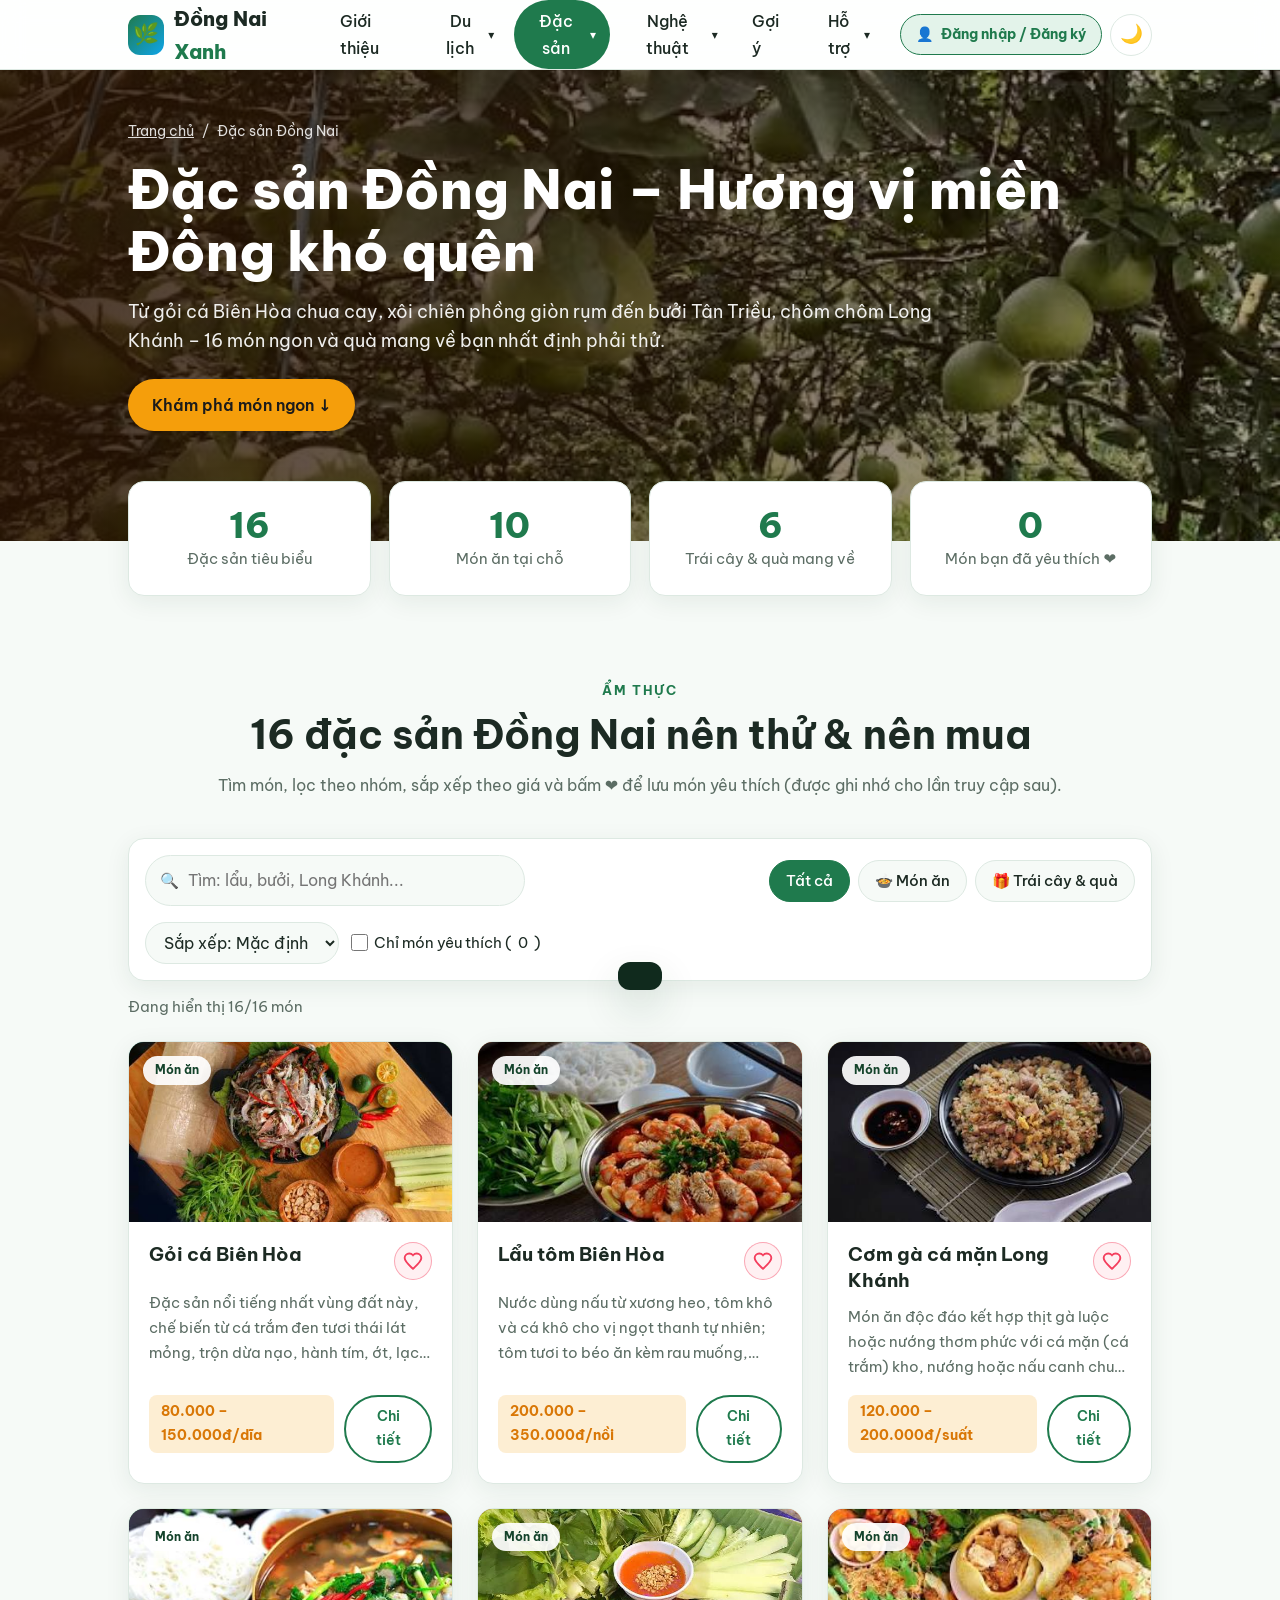
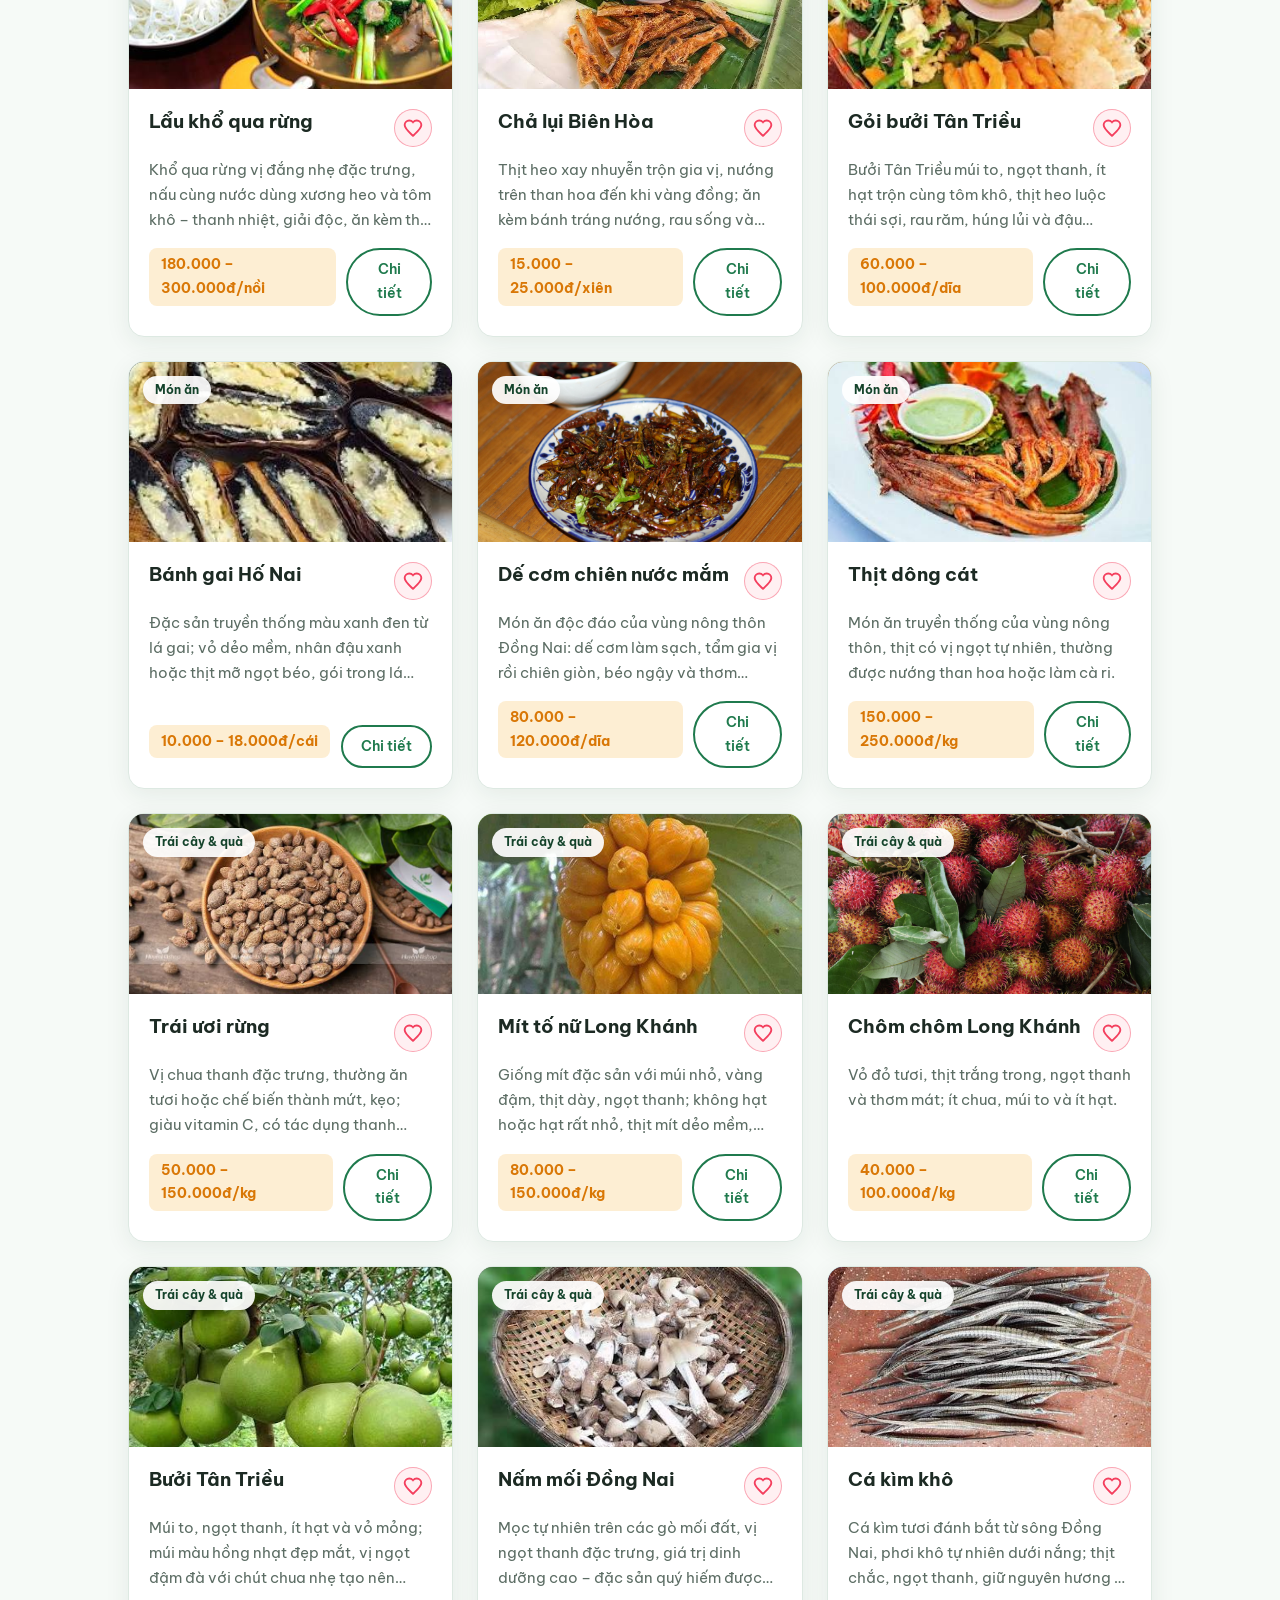
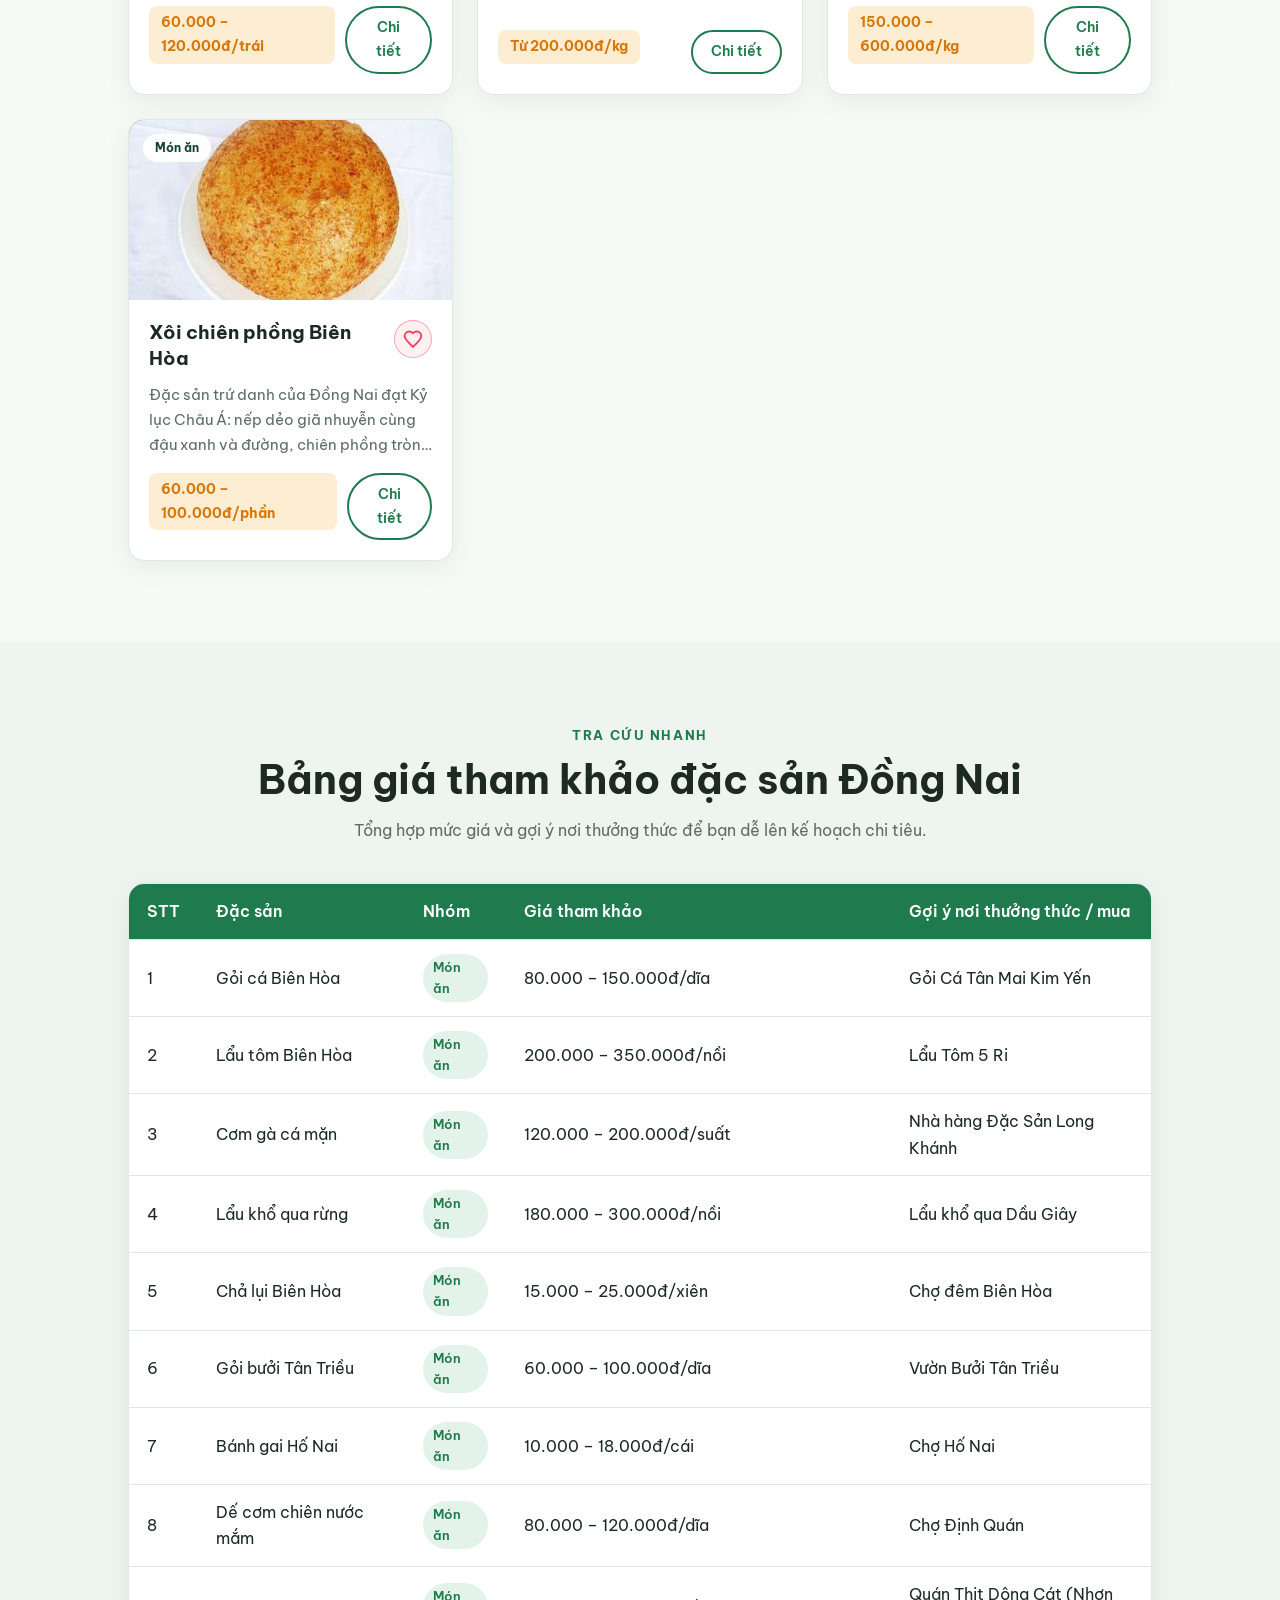
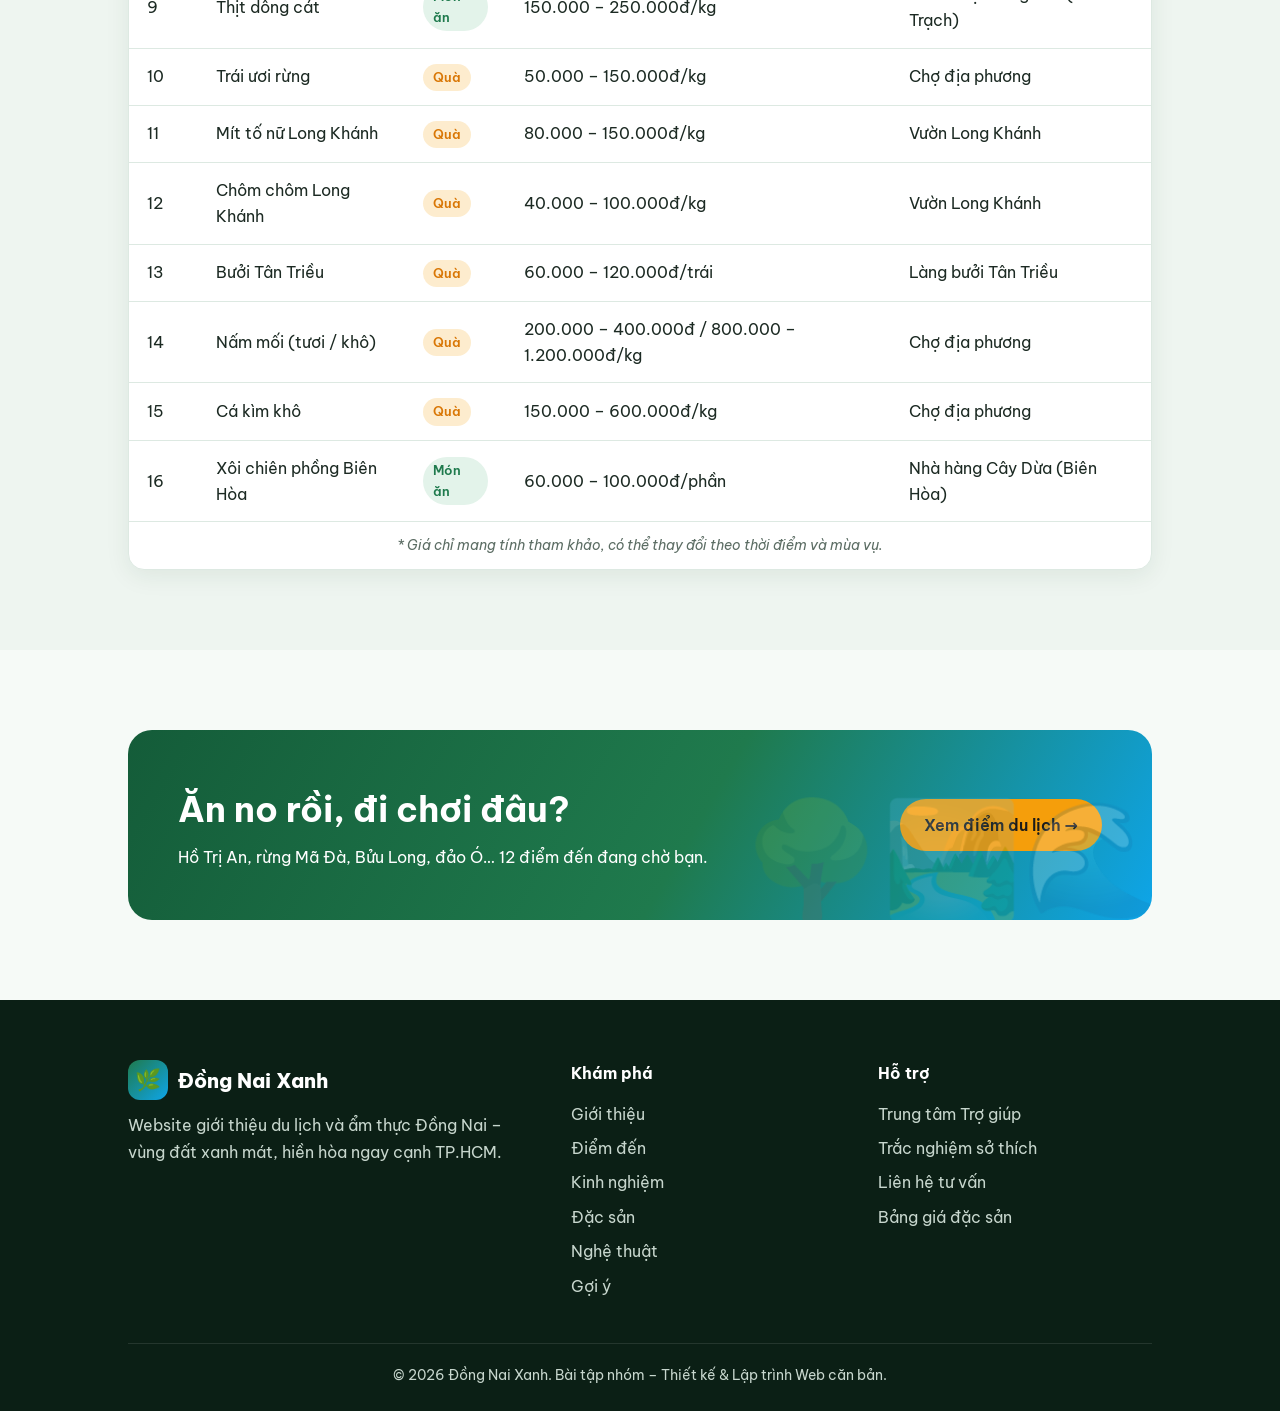
<file: dac-san.html>
<!DOCTYPE html>
<html lang="vi">
<head>
  <meta charset="UTF-8">
  <meta name="viewport" content="width=device-width, initial-scale=1.0">
  <meta name="description" content="16 đặc sản Đồng Nai nổi tiếng: gỏi cá Biên Hòa, xôi chiên phồng, lẩu tôm, cơm gà cá mặn, bưởi Tân Triều, chôm chôm Long Khánh... kèm địa điểm và giá tham khảo.">
  <title>Đặc sản Đồng Nai | Đồng Nai Xanh</title>
  <link rel="preconnect" href="https://fonts.googleapis.com">
  <link rel="preconnect" href="https://fonts.gstatic.com" crossorigin>
  <link href="https://fonts.googleapis.com/css2?family=Be+Vietnam+Pro:wght@400;500;600;700;800&display=swap" rel="stylesheet">
  <link rel="stylesheet" href="css/style.css">
  <style>
    .card-media {
      position: relative;
      overflow: hidden;
    }
    .card-media img {
      position: absolute;
      inset: 0;
      width: 100%;
      height: 100%;
      object-fit: cover;
      z-index: 1;
      transition: transform 0.35s ease;
    }
    .card:hover .card-media img {
      transform: scale(1.05);
    }
    .card-media .badge {
      z-index: 2;
    }
  </style>
</head>
<body>
  <a href="#main" class="skip-link">Bỏ qua tới nội dung chính</a>

  <!-- ===== HEADER ===== -->
  <header class="site-header" id="siteHeader">
    <div class="container header-inner">
      <a href="index.html" class="logo" aria-label="Đồng Nai Xanh - Trang chủ">
        <span class="logo-icon" aria-hidden="true">🌿</span>
        <span>Đồng Nai <em>Xanh</em></span>
      </a>

      <nav class="main-nav" id="mainNav" aria-label="Điều hướng chính">
        <ul class="nav-list">
          <li><a href="gioi-thieu.html">Giới thiệu</a></li>
          <li class="has-dropdown">
            <button class="dropdown-toggle" type="button" aria-expanded="false" aria-controls="dd-dulich">Du lịch <span class="caret" aria-hidden="true">▾</span></button>
            <ul class="dropdown" id="dd-dulich">
              <li><a href="index.html"><span aria-hidden="true">🏞️</span> Tổng quan du lịch</a></li>
              <li><a href="index.html#diem-den"><span aria-hidden="true">📍</span> Điểm đến</a></li>
              <li><a href="index.html#ban-do"><span aria-hidden="true">🗺️</span> Bản đồ du lịch</a></li>
              <li><a href="index.html#kinh-nghiem"><span aria-hidden="true">🧭</span> Kinh nghiệm</a></li>
            </ul>
          </li>
          <li class="has-dropdown">
            <button class="dropdown-toggle active" type="button" aria-expanded="false" aria-controls="dd-dacsan">Đặc sản <span class="caret" aria-hidden="true">▾</span></button>
            <ul class="dropdown" id="dd-dacsan">
              <li><a href="dac-san.html" aria-current="page"><span aria-hidden="true">🍲</span> Tổng quan đặc sản</a></li>
              <li><a href="#mon-ngon"><span aria-hidden="true">🥢</span> Món ngon</a></li>
              <li><a href="#bang-gia"><span aria-hidden="true">💰</span> Bảng giá</a></li>
            </ul>
          </li>
          <li class="has-dropdown">
            <button class="dropdown-toggle" type="button" aria-expanded="false" aria-controls="dd-nghethuat">Nghệ thuật <span class="caret" aria-hidden="true">▾</span></button>
            <ul class="dropdown" id="dd-nghethuat">
              <li><a href="nghe-thuat.html"><span aria-hidden="true">🎨</span> Tổng quan nghệ thuật</a></li>
              <li><a href="nghe-thuat.html#lang-nghe"><span aria-hidden="true">🏺</span> Làng nghề truyền thống</a></li>
              <li><a href="nghe-thuat.html#ca-hat"><span aria-hidden="true">🎶</span> Nghệ thuật ca hát</a></li>
            </ul>
          </li>
          <li><a href="goi-y.html">Gợi ý</a></li>
          <li class="has-dropdown">
            <button class="dropdown-toggle" type="button" aria-expanded="false" aria-controls="dd-hotro">Hỗ trợ <span class="caret" aria-hidden="true">▾</span></button>
            <ul class="dropdown" id="dd-hotro">
              <li><a href="ho-tro.html"><span class="help-circle-icon" aria-hidden="true">?</span> Trợ giúp</a></li>
              <li><a href="ho-tro.html#chu-de-pho-bien"><span aria-hidden="true">🔥</span> Chủ đề phổ biến</a></li>
              <li><a href="index.html#lien-he"><span aria-hidden="true">📞</span> Liên hệ tư vấn</a></li>
            </ul>
          </li>
        </ul>
      </nav>

      <div class="header-actions">
        <a href="dang-nhap.html" class="btn-auth" id="headerAuthBtn">
          <span aria-hidden="true">👤</span>
          <span class="auth-label">Đăng nhập<span class="auth-extra"> / Đăng ký</span></span>
        </a>
        <button class="icon-btn" id="themeToggle" type="button" aria-label="Chuyển chế độ sáng/tối">🌙</button>
        <button class="icon-btn menu-toggle" id="menuToggle" type="button" aria-label="Mở menu" aria-expanded="false" aria-controls="mainNav"><span></span></button>
      </div>
    </div>
  </header>

  <main id="main">
    <!-- ===== PAGE HERO ===== -->
    <section class="page-hero" style="background-image: url('images/hero-dacsan.jpg'), linear-gradient(135deg, #7c2d12, #d97706);">
      <div class="container">
        <nav class="breadcrumb" aria-label="Breadcrumb">
          <a href="index.html">Trang chủ</a><span>/</span><span>Đặc sản Đồng Nai</span>
        </nav>
        <h1>Đặc sản Đồng Nai – Hương vị miền Đông khó quên</h1>
        <p>Từ gỏi cá Biên Hòa chua cay, xôi chiên phồng giòn rụm đến bưởi Tân Triều, chôm chôm Long Khánh – 16 món ngon và quà mang về bạn nhất định phải thử.</p>
        <a href="#mon-ngon" class="btn btn-accent">Khám phá món ngon ↓</a>
      </div>
    </section>

    <!-- ===== THỐNG KÊ ===== -->
    <section class="stats" aria-label="Con số nổi bật">
      <div class="container stats-grid">
        <div class="stat reveal"><span class="stat-number" data-count="16">0</span><span class="stat-label">Đặc sản tiêu biểu</span></div>
        <div class="stat reveal"><span class="stat-number" data-count="10">0</span><span class="stat-label">Món ăn tại chỗ</span></div>
        <div class="stat reveal"><span class="stat-number" data-count="6">0</span><span class="stat-label">Trái cây & quà mang về</span></div>
        <div class="stat reveal"><span class="stat-number" id="favStat">0</span><span class="stat-label">Món bạn đã yêu thích ❤️</span></div>
      </div>
    </section>

    <!-- ===== DANH SÁCH ĐẶC SẢN ===== -->
    <section class="section" id="mon-ngon">
      <div class="container">
        <header class="section-head reveal">
          <span class="eyebrow">Ẩm thực</span>
          <h2>16 đặc sản Đồng Nai nên thử & nên mua</h2>
          <p>Tìm món, lọc theo nhóm, sắp xếp theo giá và bấm ❤️ để lưu món yêu thích (được ghi nhớ cho lần truy cập sau).</p>
        </header>

        <div class="toolbar reveal">
          <div class="search-box">
            <label for="searchInput" class="skip-link">Tìm kiếm đặc sản</label>
            <input type="search" id="searchInput" placeholder="Tìm: lẩu, bưởi, Long Khánh..." autocomplete="off">
          </div>
          <div class="chips" role="group" aria-label="Lọc theo nhóm">
            <button class="chip active" type="button" data-filter="all">Tất cả</button>
            <button class="chip" type="button" data-filter="mon-an">🍲 Món ăn</button>
            <button class="chip" type="button" data-filter="qua">🎁 Trái cây & quà</button>
          </div>
          <div class="toolbar-extra">
            <label class="skip-link" for="sortSelect">Sắp xếp</label>
            <select id="sortSelect">
              <option value="default">Sắp xếp: Mặc định</option>
              <option value="asc">Giá: Thấp → Cao</option>
              <option value="desc">Giá: Cao → Thấp</option>
              <option value="name">Tên: A → Z</option>
            </select>
            <label class="fav-filter"><input type="checkbox" id="favOnly"> Chỉ món yêu thích (<span id="favCount">0</span>)</label>
          </div>
        </div>
        <p class="result-count" id="resultCount" aria-live="polite"></p>

        <div class="card-grid" id="cardGrid">
          <!-- 1 -->
          <article class="card reveal" data-category="mon-an" data-id="goi-ca" data-price="80000">
            <div class="card-media" style="--g1:#0f766e; --g2:#84cc16;">
              <img src="images/goi-ca.jpg" alt="Gỏi cá Biên Hòa" loading="lazy" onerror="this.remove()">
              <span class="badge">Món ăn</span>
              <span class="card-emoji" aria-hidden="true">🐟</span>
            </div>
            <div class="card-body">
              <div class="card-title-row">
                <button class="fav-btn" type="button" aria-label="Yêu thích" aria-pressed="false" title="Lưu món yêu thích"><svg class="heart-icon" viewBox="0 0 24 24" width="20" height="20" aria-hidden="true"><path d="M12 21.35l-1.45-1.32C5.4 15.36 2 12.28 2 8.5 2 5.42 4.42 3 7.5 3c1.74 0 3.41.81 4.5 2.09C13.09 3.81 14.76 3 16.5 3 19.58 3 22 5.42 22 8.5c0 3.78-3.4 6.86-8.55 11.54L12 21.35z"/></svg></button>
                <h3 class="card-title">Gỏi cá Biên Hòa</h3>
              </div>
              <p class="card-desc">Đặc sản nổi tiếng nhất vùng đất này, chế biến từ cá trắm đen tươi thái lát mỏng, trộn dừa nạo, hành tím, ớt, lạc rang và nước mắm pha chua ngọt đậm đà.</p>
              <div class="card-more" hidden>
                <p>Món gỏi có vị chua cay đặc trưng, thịt cá ngọt tươi kết hợp hoàn hảo với các gia vị tạo nên hương vị khó quên.</p>
                <h4>📍 Địa điểm thưởng thức</h4>
                <ul class="list">
                  <li>Gỏi Cá Tân Mai Kim Yến (Huỳnh Văn Hớn, Biên Hòa)</li>
                  <li>Gỏi Cá Tân Mai (đường Võ Thị Sáu)</li>
                </ul>
              </div>
              <div class="card-footer">
                <span class="price-tag">80.000 – 150.000đ/dĩa</span>
                <button class="btn btn-outline btn-detail" type="button">Chi tiết</button>
              </div>
            </div>
          </article>

          <!-- 2 -->
          <article class="card reveal" data-category="mon-an" data-id="lau-tom" data-price="200000">
            <div class="card-media" style="--g1:#c2410c; --g2:#fb923c;">
              <img src="images/lau-tom.jpg" alt="Lẩu tôm Biên Hòa" loading="lazy" onerror="this.remove()">
              <span class="badge">Món ăn</span>
              <span class="card-emoji" aria-hidden="true">🦐</span>
            </div>
            <div class="card-body">
              <div class="card-title-row">
                <button class="fav-btn" type="button" aria-label="Yêu thích" aria-pressed="false" title="Lưu món yêu thích"><svg class="heart-icon" viewBox="0 0 24 24" width="20" height="20" aria-hidden="true"><path d="M12 21.35l-1.45-1.32C5.4 15.36 2 12.28 2 8.5 2 5.42 4.42 3 7.5 3c1.74 0 3.41.81 4.5 2.09C13.09 3.81 14.76 3 16.5 3 19.58 3 22 5.42 22 8.5c0 3.78-3.4 6.86-8.55 11.54L12 21.35z"/></svg></button>
                <h3 class="card-title">Lẩu tôm Biên Hòa</h3>
              </div>
              <p class="card-desc">Nước dùng nấu từ xương heo, tôm khô và cá khô cho vị ngọt thanh tự nhiên; tôm tươi to béo ăn kèm rau muống, bông so đũa, bắp chuối non và bánh tráng nướng.</p>
              <div class="card-more" hidden>
                <p>Món lẩu mang hương vị đậm đà, phù hợp cho bữa ăn gia đình ấm cúng.</p>
                <h4>📍 Địa điểm thưởng thức</h4>
                <ul class="list">
                  <li>Lẩu Tôm 5 Ri (Biên Hòa)</li>
                  <li>Quán Lẩu Tôm Bà Sáu (đường Phan Chu Trinh)</li>
                </ul>
              </div>
              <div class="card-footer">
                <span class="price-tag">200.000 – 350.000đ/nồi</span>
                <button class="btn btn-outline btn-detail" type="button">Chi tiết</button>
              </div>
            </div>
          </article>

          <!-- 3 -->
          <article class="card reveal" data-category="mon-an" data-id="com-ga-ca-man" data-price="120000">
            <div class="card-media" style="--g1:#a16207; --g2:#fde047;">
              <img src="images/com-ga-ca-man.jpg" alt="Cơm gà cá mặn Long Khánh" loading="lazy" onerror="this.remove()">
              <span class="badge">Món ăn</span>
              <span class="card-emoji" aria-hidden="true">🍗</span>
            </div>
            <div class="card-body">
              <div class="card-title-row">
                <button class="fav-btn" type="button" aria-label="Yêu thích" aria-pressed="false" title="Lưu món yêu thích"><svg class="heart-icon" viewBox="0 0 24 24" width="20" height="20" aria-hidden="true"><path d="M12 21.35l-1.45-1.32C5.4 15.36 2 12.28 2 8.5 2 5.42 4.42 3 7.5 3c1.74 0 3.41.81 4.5 2.09C13.09 3.81 14.76 3 16.5 3 19.58 3 22 5.42 22 8.5c0 3.78-3.4 6.86-8.55 11.54L12 21.35z"/></svg></button>
                <h3 class="card-title">Cơm gà cá mặn Long Khánh</h3>
              </div>
              <p class="card-desc">Món ăn độc đáo kết hợp thịt gà luộc hoặc nướng thơm phức với cá mặn (cá trắm) kho, nướng hoặc nấu canh chua trong cùng một bữa cơm.</p>
              <div class="card-more" hidden>
                <p>Sự kết hợp tạo nên hương vị cân bằng giữa vị ngọt của thịt gà và vị đậm đà của cá mặn.</p>
                <h4>📍 Địa điểm thưởng thức</h4>
                <ul class="list">
                  <li>Các quán ăn ở chợ địa phương</li>
                  <li>Nhà hàng Đặc Sản Long Khánh (đường Hùng Vương)</li>
                </ul>
              </div>
              <div class="card-footer">
                <span class="price-tag">120.000 – 200.000đ/suất</span>
                <button class="btn btn-outline btn-detail" type="button">Chi tiết</button>
              </div>
            </div>
          </article>

          <!-- 4 -->
          <article class="card reveal" data-category="mon-an" data-id="lau-kho-qua" data-price="180000">
            <div class="card-media" style="--g1:#166534; --g2:#86efac;">
              <img src="images/lau-kho-qua.jpg" alt="Lẩu khổ qua rừng" loading="lazy" onerror="this.remove()">
              <span class="badge">Món ăn</span>
              <span class="card-emoji" aria-hidden="true">🥒</span>
            </div>
            <div class="card-body">
              <div class="card-title-row">
                <button class="fav-btn" type="button" aria-label="Yêu thích" aria-pressed="false" title="Lưu món yêu thích"><svg class="heart-icon" viewBox="0 0 24 24" width="20" height="20" aria-hidden="true"><path d="M12 21.35l-1.45-1.32C5.4 15.36 2 12.28 2 8.5 2 5.42 4.42 3 7.5 3c1.74 0 3.41.81 4.5 2.09C13.09 3.81 14.76 3 16.5 3 19.58 3 22 5.42 22 8.5c0 3.78-3.4 6.86-8.55 11.54L12 21.35z"/></svg></button>
                <h3 class="card-title">Lẩu khổ qua rừng</h3>
              </div>
              <p class="card-desc">Khổ qua rừng vị đắng nhẹ đặc trưng, nấu cùng nước dùng xương heo và tôm khô – thanh nhiệt, giải độc, ăn kèm thịt heo, tôm tươi và rau rừng.</p>
              <div class="card-more" hidden>
                <p>Món lẩu mang hương vị thanh mát, bổ dưỡng đặc trưng Đồng Nai.</p>
                <h4>📍 Địa điểm thưởng thức</h4>
                <ul class="list">
                  <li>Lẩu khổ qua Dầu Giây (Thống Nhất, Đồng Nai)</li>
                  <li>Lẩu Khổ Qua Bảo Toàn (Thống Nhất, Đồng Nai)</li>
                </ul>
              </div>
              <div class="card-footer">
                <span class="price-tag">180.000 – 300.000đ/nồi</span>
                <button class="btn btn-outline btn-detail" type="button">Chi tiết</button>
              </div>
            </div>
          </article>

          <!-- 5 -->
          <article class="card reveal" data-category="mon-an" data-id="cha-lui" data-price="15000">
            <div class="card-media" style="--g1:#9a3412; --g2:#f97316;">
              <img src="images/cha-lui.jpg" alt="Chả lụi Biên Hòa" loading="lazy" onerror="this.remove()">
              <span class="badge">Món ăn</span>
              <span class="card-emoji" aria-hidden="true">🍢</span>
            </div>
            <div class="card-body">
              <div class="card-title-row">
                <button class="fav-btn" type="button" aria-label="Yêu thích" aria-pressed="false" title="Lưu món yêu thích"><svg class="heart-icon" viewBox="0 0 24 24" width="20" height="20" aria-hidden="true"><path d="M12 21.35l-1.45-1.32C5.4 15.36 2 12.28 2 8.5 2 5.42 4.42 3 7.5 3c1.74 0 3.41.81 4.5 2.09C13.09 3.81 14.76 3 16.5 3 19.58 3 22 5.42 22 8.5c0 3.78-3.4 6.86-8.55 11.54L12 21.35z"/></svg></button>
                <h3 class="card-title">Chả lụi Biên Hòa</h3>
              </div>
              <p class="card-desc">Thịt heo xay nhuyễn trộn gia vị, nướng trên than hoa đến khi vàng đồng; ăn kèm bánh tráng nướng, rau sống và nước chấm chua ngọt.</p>
              <div class="card-more" hidden>
                <p>Chả lụi có vị thơm ngọt, là món ăn vặt được rất nhiều người yêu thích.</p>
                <h4>📍 Địa điểm thưởng thức</h4>
                <ul class="list">
                  <li>Chợ đêm Biên Hòa</li>
                  <li>Chả Lụi Năm Căn (đường Võ Văn Kiệt)</li>
                  <li>Chả Lụi LaGi & Nem Nướng Mẹt Phố (Biên Hòa)</li>
                </ul>
              </div>
              <div class="card-footer">
                <span class="price-tag">15.000 – 25.000đ/xiên</span>
                <button class="btn btn-outline btn-detail" type="button">Chi tiết</button>
              </div>
            </div>
          </article>

          <!-- 6 -->
          <article class="card reveal" data-category="mon-an" data-id="goi-buoi" data-price="60000">
            <div class="card-media" style="--g1:#be185d; --g2:#fda4af;">
              <img src="images/goi-buoi.jpg" alt="Gỏi bưởi Tân Triều" loading="lazy" onerror="this.remove()">
              <span class="badge">Món ăn</span>
              <span class="card-emoji" aria-hidden="true">🥗</span>
            </div>
            <div class="card-body">
              <div class="card-title-row">
                <button class="fav-btn" type="button" aria-label="Yêu thích" aria-pressed="false" title="Lưu món yêu thích"><svg class="heart-icon" viewBox="0 0 24 24" width="20" height="20" aria-hidden="true"><path d="M12 21.35l-1.45-1.32C5.4 15.36 2 12.28 2 8.5 2 5.42 4.42 3 7.5 3c1.74 0 3.41.81 4.5 2.09C13.09 3.81 14.76 3 16.5 3 19.58 3 22 5.42 22 8.5c0 3.78-3.4 6.86-8.55 11.54L12 21.35z"/></svg></button>
                <h3 class="card-title">Gỏi bưởi Tân Triều</h3>
              </div>
              <p class="card-desc">Bưởi Tân Triều múi to, ngọt thanh, ít hạt trộn cùng tôm khô, thịt heo luộc thái sợi, rau răm, húng lủi và đậu phộng rang.</p>
              <div class="card-more" hidden>
                <p>Nước trộn gỏi pha từ nước mắm, đường, chanh và ớt tạo nên vị chua ngọt hài hòa.</p>
                <h4>📍 Địa điểm thưởng thức</h4>
                <ul class="list">
                  <li>Vườn Bưởi Tân Triều (xã Tân Triều)</li>
                  <li>Chợ Tân Phú</li>
                </ul>
              </div>
              <div class="card-footer">
                <span class="price-tag">60.000 – 100.000đ/dĩa</span>
                <button class="btn btn-outline btn-detail" type="button">Chi tiết</button>
              </div>
            </div>
          </article>

          <!-- 7 -->
          <article class="card reveal" data-category="mon-an" data-id="banh-gai" data-price="10000">
            <div class="card-media" style="--g1:#1f2937; --g2:#4d7c0f;">
              <img src="images/banh-gai.jpg" alt="Bánh gai Hố Nai" loading="lazy" onerror="this.remove()">
              <span class="badge">Món ăn</span>
              <span class="card-emoji" aria-hidden="true">🍙</span>
            </div>
            <div class="card-body">
              <div class="card-title-row">
                <button class="fav-btn" type="button" aria-label="Yêu thích" aria-pressed="false" title="Lưu món yêu thích"><svg class="heart-icon" viewBox="0 0 24 24" width="20" height="20" aria-hidden="true"><path d="M12 21.35l-1.45-1.32C5.4 15.36 2 12.28 2 8.5 2 5.42 4.42 3 7.5 3c1.74 0 3.41.81 4.5 2.09C13.09 3.81 14.76 3 16.5 3 19.58 3 22 5.42 22 8.5c0 3.78-3.4 6.86-8.55 11.54L12 21.35z"/></svg></button>
                <h3 class="card-title">Bánh gai Hố Nai</h3>
              </div>
              <p class="card-desc">Đặc sản truyền thống màu xanh đen từ lá gai; vỏ dẻo mềm, nhân đậu xanh hoặc thịt mỡ ngọt béo, gói trong lá chuối thơm đặc biệt.</p>
              <div class="card-more" hidden>
                <p>Bánh thường được làm trong các dịp lễ Tết, thể hiện sự khéo léo trong chế biến của người dân Hố Nai.</p>
                <h4>📍 Địa điểm thưởng thức</h4>
                <ul class="list">
                  <li>Lò Bánh Gai Truyền Thống Hố Nai (phường Hố Nai)</li>
                  <li>Chợ Hố Nai</li>
                </ul>
              </div>
              <div class="card-footer">
                <span class="price-tag">10.000 – 18.000đ/cái</span>
                <button class="btn btn-outline btn-detail" type="button">Chi tiết</button>
              </div>
            </div>
          </article>

          <!-- 8 -->
          <article class="card reveal" data-category="mon-an" data-id="de-com" data-price="80000">
            <div class="card-media" style="--g1:#78350f; --g2:#d97706;">
              <img src="images/de-com.jpg" alt="Dế cơm chiên nước mắm" loading="lazy" onerror="this.remove()">
              <span class="badge">Món ăn</span>
              <span class="card-emoji" aria-hidden="true">🦗</span>
            </div>
            <div class="card-body">
              <div class="card-title-row">
                <button class="fav-btn" type="button" aria-label="Yêu thích" aria-pressed="false" title="Lưu món yêu thích"><svg class="heart-icon" viewBox="0 0 24 24" width="20" height="20" aria-hidden="true"><path d="M12 21.35l-1.45-1.32C5.4 15.36 2 12.28 2 8.5 2 5.42 4.42 3 7.5 3c1.74 0 3.41.81 4.5 2.09C13.09 3.81 14.76 3 16.5 3 19.58 3 22 5.42 22 8.5c0 3.78-3.4 6.86-8.55 11.54L12 21.35z"/></svg></button>
                <h3 class="card-title">Dế cơm chiên nước mắm</h3>
              </div>
              <p class="card-desc">Món ăn độc đáo của vùng nông thôn Đồng Nai: dế cơm làm sạch, tẩm gia vị rồi chiên giòn, béo ngậy và thơm nồng.</p>
              <div class="card-more" hidden>
                <p>Món ăn giàu protein, thường được dùng làm món nhậu hoặc ăn vặt, mang hương vị dân dã đặc trưng.</p>
                <h4>📍 Địa điểm thưởng thức</h4>
                <ul class="list">
                  <li>Chợ Định Quán</li>
                  <li>Các quán ăn địa phương</li>
                </ul>
              </div>
              <div class="card-footer">
                <span class="price-tag">80.000 – 120.000đ/dĩa</span>
                <button class="btn btn-outline btn-detail" type="button">Chi tiết</button>
              </div>
            </div>
          </article>

          <!-- 9 -->
          <article class="card reveal" data-category="mon-an" data-id="thit-dong" data-price="150000">
            <div class="card-media" style="--g1:#854d0e; --g2:#facc15;">
              <img src="images/thit-dong.jpg" alt="Thịt dông cát" loading="lazy" onerror="this.remove()">
              <span class="badge">Món ăn</span>
              <span class="card-emoji" aria-hidden="true">🔥</span>
            </div>
            <div class="card-body">
              <div class="card-title-row">
                <button class="fav-btn" type="button" aria-label="Yêu thích" aria-pressed="false" title="Lưu món yêu thích"><svg class="heart-icon" viewBox="0 0 24 24" width="20" height="20" aria-hidden="true"><path d="M12 21.35l-1.45-1.32C5.4 15.36 2 12.28 2 8.5 2 5.42 4.42 3 7.5 3c1.74 0 3.41.81 4.5 2.09C13.09 3.81 14.76 3 16.5 3 19.58 3 22 5.42 22 8.5c0 3.78-3.4 6.86-8.55 11.54L12 21.35z"/></svg></button>
                <h3 class="card-title">Thịt dông cát</h3>
              </div>
              <p class="card-desc">Món ăn truyền thống của vùng nông thôn, thịt có vị ngọt tự nhiên, thường được nướng than hoa hoặc làm cà ri.</p>
              <div class="card-more" hidden>
                <p>Món ăn có giá trị dinh dưỡng cao và được coi là đặc sản độc đáo của vùng đất Đồng Nai.</p>
                <h4>📍 Địa điểm thưởng thức</h4>
                <ul class="list">
                  <li>Quán Thịt Dông Cát (huyện Nhơn Trạch)</li>
                  <li>Hàng Thịt Dông Nướng (chợ Vĩnh An)</li>
                  <li>Nhà hàng Đặc Sản Miền Quê (huyện Tân Phú)</li>
                </ul>
              </div>
              <div class="card-footer">
                <span class="price-tag">150.000 – 250.000đ/kg</span>
                <button class="btn btn-outline btn-detail" type="button">Chi tiết</button>
              </div>
            </div>
          </article>

          <!-- 10 -->
          <article class="card reveal" data-category="qua" data-id="trai-uoi" data-price="50000">
            <div class="card-media" style="--g1:#57534e; --g2:#a8a29e;">
              <img src="images/trai-uoi.jpg" alt="Trái ươi rừng" loading="lazy" onerror="this.remove()">
              <span class="badge">Trái cây & quà</span>
              <span class="card-emoji" aria-hidden="true">🌰</span>
            </div>
            <div class="card-body">
              <div class="card-title-row">
                <button class="fav-btn" type="button" aria-label="Yêu thích" aria-pressed="false" title="Lưu món yêu thích"><svg class="heart-icon" viewBox="0 0 24 24" width="20" height="20" aria-hidden="true"><path d="M12 21.35l-1.45-1.32C5.4 15.36 2 12.28 2 8.5 2 5.42 4.42 3 7.5 3c1.74 0 3.41.81 4.5 2.09C13.09 3.81 14.76 3 16.5 3 19.58 3 22 5.42 22 8.5c0 3.78-3.4 6.86-8.55 11.54L12 21.35z"/></svg></button>
                <h3 class="card-title">Trái ươi rừng</h3>
              </div>
              <p class="card-desc">Vị chua thanh đặc trưng, thường ăn tươi hoặc chế biến thành mứt, kẹo; giàu vitamin C, có tác dụng thanh nhiệt giải độc.</p>
              <div class="card-more" hidden>
                <p>Ươi rừng có kích thước nhỏ hơn ươi trồng nhưng hương vị đậm đà hơn, là đặc sản quý hiếm của rừng núi Đồng Nai.</p>
              </div>
              <div class="card-footer">
                <span class="price-tag">50.000 – 150.000đ/kg</span>
                <button class="btn btn-outline btn-detail" type="button">Chi tiết</button>
              </div>
            </div>
          </article>

          <!-- 11 -->
          <article class="card reveal" data-category="qua" data-id="mit-to-nu" data-price="80000">
            <div class="card-media" style="--g1:#65a30d; --g2:#facc15;">
              <img src="images/mit-to-nu.jpg" alt="Mít tố nữ Long Khánh" loading="lazy" onerror="this.remove()">
              <span class="badge">Trái cây & quà</span>
              <span class="card-emoji" aria-hidden="true">🍈</span>
            </div>
            <div class="card-body">
              <div class="card-title-row">
                <button class="fav-btn" type="button" aria-label="Yêu thích" aria-pressed="false" title="Lưu món yêu thích"><svg class="heart-icon" viewBox="0 0 24 24" width="20" height="20" aria-hidden="true"><path d="M12 21.35l-1.45-1.32C5.4 15.36 2 12.28 2 8.5 2 5.42 4.42 3 7.5 3c1.74 0 3.41.81 4.5 2.09C13.09 3.81 14.76 3 16.5 3 19.58 3 22 5.42 22 8.5c0 3.78-3.4 6.86-8.55 11.54L12 21.35z"/></svg></button>
                <h3 class="card-title">Mít tố nữ Long Khánh</h3>
              </div>
              <p class="card-desc">Giống mít đặc sản với múi nhỏ, vàng đậm, thịt dày, ngọt thanh; không hạt hoặc hạt rất nhỏ, thịt mít dẻo mềm, thơm ngon tự nhiên.</p>
              <div class="card-more" hidden>
                <p>Đây là loại mít cao cấp được ưa chuộng và là món quà ý nghĩa từ Đồng Nai.</p>
                <p><em>Giá có thể thay đổi tùy thời điểm, tình hình mùa vụ thu hoạch.</em></p>
              </div>
              <div class="card-footer">
                <span class="price-tag">80.000 – 150.000đ/kg</span>
                <button class="btn btn-outline btn-detail" type="button">Chi tiết</button>
              </div>
            </div>
          </article>

          <!-- 12 -->
          <article class="card reveal" data-category="qua" data-id="chom-chom" data-price="40000">
            <div class="card-media" style="--g1:#b91c1c; --g2:#fb7185;">
              <img src="images/chom-chom.jpg" alt="Chôm chôm Long Khánh" loading="lazy" onerror="this.remove()">
              <span class="badge">Trái cây & quà</span>
              <span class="card-emoji" aria-hidden="true">🍒</span>
            </div>
            <div class="card-body">
              <div class="card-title-row">
                <button class="fav-btn" type="button" aria-label="Yêu thích" aria-pressed="false" title="Lưu món yêu thích"><svg class="heart-icon" viewBox="0 0 24 24" width="20" height="20" aria-hidden="true"><path d="M12 21.35l-1.45-1.32C5.4 15.36 2 12.28 2 8.5 2 5.42 4.42 3 7.5 3c1.74 0 3.41.81 4.5 2.09C13.09 3.81 14.76 3 16.5 3 19.58 3 22 5.42 22 8.5c0 3.78-3.4 6.86-8.55 11.54L12 21.35z"/></svg></button>
                <h3 class="card-title">Chôm chôm Long Khánh</h3>
              </div>
              <p class="card-desc">Vỏ đỏ tươi, thịt trắng trong, ngọt thanh và thơm mát; ít chua, múi to và ít hạt.</p>
              <div class="card-more" hidden>
                <p>Chôm chôm Long Khánh được trồng trên đất đỏ bazan nên có chất lượng vượt trội, là đặc sản nổi tiếng của vùng đất này.</p>
                <p><em>Giá có thể thay đổi tùy thời điểm, tình hình mùa vụ thu hoạch.</em></p>
              </div>
              <div class="card-footer">
                <span class="price-tag">40.000 – 100.000đ/kg</span>
                <button class="btn btn-outline btn-detail" type="button">Chi tiết</button>
              </div>
            </div>
          </article>

          <!-- 13 -->
          <article class="card reveal" data-category="qua" data-id="buoi-tan-trieu" data-price="60000">
            <div class="card-media" style="--g1:#4d7c0f; --g2:#bef264;">
              <img src="images/buoi-tan-trieu.jpg" alt="Bưởi Tân Triều" loading="lazy" onerror="this.remove()">
              <span class="badge">Trái cây & quà</span>
              <span class="card-emoji" aria-hidden="true">🍐</span>
            </div>
            <div class="card-body">
              <div class="card-title-row">
                <button class="fav-btn" type="button" aria-label="Yêu thích" aria-pressed="false" title="Lưu món yêu thích"><svg class="heart-icon" viewBox="0 0 24 24" width="20" height="20" aria-hidden="true"><path d="M12 21.35l-1.45-1.32C5.4 15.36 2 12.28 2 8.5 2 5.42 4.42 3 7.5 3c1.74 0 3.41.81 4.5 2.09C13.09 3.81 14.76 3 16.5 3 19.58 3 22 5.42 22 8.5c0 3.78-3.4 6.86-8.55 11.54L12 21.35z"/></svg></button>
                <h3 class="card-title">Bưởi Tân Triều</h3>
              </div>
              <p class="card-desc">Múi to, ngọt thanh, ít hạt và vỏ mỏng; múi màu hồng nhạt đẹp mắt, vị ngọt đậm đà với chút chua nhẹ tạo nên hương vị cân bằng.</p>
              <div class="card-more" hidden>
                <p>Bưởi Tân Triều được trồng trên vùng đất phù sa màu mỡ, tạo nên chất lượng đặc biệt.</p>
                <p><em>Giá có thể thay đổi tùy thời điểm, tình hình mùa vụ thu hoạch.</em></p>
              </div>
              <div class="card-footer">
                <span class="price-tag">60.000 – 120.000đ/trái</span>
                <button class="btn btn-outline btn-detail" type="button">Chi tiết</button>
              </div>
            </div>
          </article>

          <!-- 14 -->
          <article class="card reveal" data-category="qua" data-id="nam-moi" data-price="200000">
            <div class="card-media" style="--g1:#44403c; --g2:#d6d3d1;">
              <img src="images/nam-moi.jpg" alt="Nấm mối Đồng Nai" loading="lazy" onerror="this.remove()">
              <span class="badge">Trái cây & quà</span>
              <span class="card-emoji" aria-hidden="true">🍄</span>
            </div>
            <div class="card-body">
              <div class="card-title-row">
                <button class="fav-btn" type="button" aria-label="Yêu thích" aria-pressed="false" title="Lưu món yêu thích"><svg class="heart-icon" viewBox="0 0 24 24" width="20" height="20" aria-hidden="true"><path d="M12 21.35l-1.45-1.32C5.4 15.36 2 12.28 2 8.5 2 5.42 4.42 3 7.5 3c1.74 0 3.41.81 4.5 2.09C13.09 3.81 14.76 3 16.5 3 19.58 3 22 5.42 22 8.5c0 3.78-3.4 6.86-8.55 11.54L12 21.35z"/></svg></button>
                <h3 class="card-title">Nấm mối Đồng Nai</h3>
              </div>
              <p class="card-desc">Mọc tự nhiên trên các gò mối đất, vị ngọt thanh đặc trưng, giá trị dinh dưỡng cao – đặc sản quý hiếm được săn đón.</p>
              <div class="card-more" hidden>
                <p>Nấm có thể chế biến thành nhiều món ngon như nấm xào, nấm nướng hoặc làm nấm khô để bảo quản lâu dài.</p>
                <h4>💰 Giá tham khảo</h4>
                <ul class="list">
                  <li>Nấm mối tươi: 200.000 – 400.000đ/kg</li>
                  <li>Nấm mối khô: 800.000 – 1.200.000đ/kg</li>
                </ul>
              </div>
              <div class="card-footer">
                <span class="price-tag">Từ 200.000đ/kg</span>
                <button class="btn btn-outline btn-detail" type="button">Chi tiết</button>
              </div>
            </div>
          </article>

          <!-- 15 -->
          <article class="card reveal" data-category="qua" data-id="ca-kim-kho" data-price="150000">
            <div class="card-media" style="--g1:#1e3a8a; --g2:#60a5fa;">
              <img src="images/ca-kim-kho.jpg" alt="Cá kìm khô" loading="lazy" onerror="this.remove()">
              <span class="badge">Trái cây & quà</span>
              <span class="card-emoji" aria-hidden="true">🐠</span>
            </div>
            <div class="card-body">
              <div class="card-title-row">
                <button class="fav-btn" type="button" aria-label="Yêu thích" aria-pressed="false" title="Lưu món yêu thích"><svg class="heart-icon" viewBox="0 0 24 24" width="20" height="20" aria-hidden="true"><path d="M12 21.35l-1.45-1.32C5.4 15.36 2 12.28 2 8.5 2 5.42 4.42 3 7.5 3c1.74 0 3.41.81 4.5 2.09C13.09 3.81 14.76 3 16.5 3 19.58 3 22 5.42 22 8.5c0 3.78-3.4 6.86-8.55 11.54L12 21.35z"/></svg></button>
                <h3 class="card-title">Cá kìm khô</h3>
              </div>
              <p class="card-desc">Cá kìm tươi đánh bắt từ sông Đồng Nai, phơi khô tự nhiên dưới nắng; thịt chắc, ngọt thanh, giữ nguyên hương vị cá sông.</p>
              <div class="card-more" hidden>
                <p>Thường được dùng để nấu canh chua, kho hoặc nướng – là nguyên liệu quan trọng trong ẩm thực địa phương.</p>
              </div>
              <div class="card-footer">
                <span class="price-tag">150.000 – 600.000đ/kg</span>
                <button class="btn btn-outline btn-detail" type="button">Chi tiết</button>
              </div>
            </div>
          </article>

          <!-- 16 -->
          <article class="card reveal" data-category="mon-an" data-id="xoi-chien-phong" data-price="60000">
            <div class="card-media" style="--g1:#b45309; --g2:#fde047;">
              <img src="images/xoi-chien-phong.jpg" alt="Xôi chiên phồng Biên Hòa" loading="lazy" onerror="this.remove()">
              <span class="badge">Món ăn</span>
              <span class="card-emoji" aria-hidden="true">🥟</span>
            </div>
            <div class="card-body">
              <div class="card-title-row">
                <button class="fav-btn" type="button" aria-label="Yêu thích" aria-pressed="false" title="Lưu món yêu thích"><svg class="heart-icon" viewBox="0 0 24 24" width="20" height="20" aria-hidden="true"><path d="M12 21.35l-1.45-1.32C5.4 15.36 2 12.28 2 8.5 2 5.42 4.42 3 7.5 3c1.74 0 3.41.81 4.5 2.09C13.09 3.81 14.76 3 16.5 3 19.58 3 22 5.42 22 8.5c0 3.78-3.4 6.86-8.55 11.54L12 21.35z"/></svg></button>
                <h3 class="card-title">Xôi chiên phồng Biên Hòa</h3>
              </div>
              <p class="card-desc">Đặc sản trứ danh của Đồng Nai đạt Kỷ lục Châu Á: nếp dẻo giã nhuyễn cùng đậu xanh và đường, chiên phồng tròn vàng ươm giòn rụm.</p>
              <div class="card-more" hidden>
                <p>Lớp vỏ ngoài vàng giòn bắt mắt, bên trong dẻo mềm thơm bùi đậu xanh; thường thưởng thức nóng kèm gà quay, gà nướng và tương ớt.</p>
                <h4>📍 Địa điểm thưởng thức</h4>
                <ul class="list">
                  <li>Nhà hàng Cây Dừa (TP. Biên Hòa)</li>
                  <li>Các quán ăn gia đình ven sông Đồng Nai & Bửu Long</li>
                </ul>
              </div>
              <div class="card-footer">
                <span class="price-tag">60.000 – 100.000đ/phần</span>
                <button class="btn btn-outline btn-detail" type="button">Chi tiết</button>
              </div>
            </div>
          </article>
        </div>

        <div class="empty-state" id="emptyState" hidden>
          <span aria-hidden="true">🍽️</span>
          Không tìm thấy món phù hợp. Hãy thử từ khóa hoặc bộ lọc khác nhé!
        </div>
      </div>
    </section>

    <!-- ===== BẢNG GIÁ ===== -->
    <section class="section section-alt" id="bang-gia">
      <div class="container">
        <header class="section-head reveal">
          <span class="eyebrow">Tra cứu nhanh</span>
          <h2>Bảng giá tham khảo đặc sản Đồng Nai</h2>
          <p>Tổng hợp mức giá và gợi ý nơi thưởng thức để bạn dễ lên kế hoạch chi tiêu.</p>
        </header>

        <div class="table-wrap reveal">
          <table class="price-table">
            <caption>* Giá chỉ mang tính tham khảo, có thể thay đổi theo thời điểm và mùa vụ.</caption>
            <thead>
              <tr>
                <th scope="col">STT</th>
                <th scope="col">Đặc sản</th>
                <th scope="col">Nhóm</th>
                <th scope="col">Giá tham khảo</th>
                <th scope="col">Gợi ý nơi thưởng thức / mua</th>
              </tr>
            </thead>
            <tbody>
              <tr><td>1</td><td>Gỏi cá Biên Hòa</td><td><span class="pill">Món ăn</span></td><td>80.000 – 150.000đ/dĩa</td><td>Gỏi Cá Tân Mai Kim Yến</td></tr>
              <tr><td>2</td><td>Lẩu tôm Biên Hòa</td><td><span class="pill">Món ăn</span></td><td>200.000 – 350.000đ/nồi</td><td>Lẩu Tôm 5 Ri</td></tr>
              <tr><td>3</td><td>Cơm gà cá mặn</td><td><span class="pill">Món ăn</span></td><td>120.000 – 200.000đ/suất</td><td>Nhà hàng Đặc Sản Long Khánh</td></tr>
              <tr><td>4</td><td>Lẩu khổ qua rừng</td><td><span class="pill">Món ăn</span></td><td>180.000 – 300.000đ/nồi</td><td>Lẩu khổ qua Dầu Giây</td></tr>
              <tr><td>5</td><td>Chả lụi Biên Hòa</td><td><span class="pill">Món ăn</span></td><td>15.000 – 25.000đ/xiên</td><td>Chợ đêm Biên Hòa</td></tr>
              <tr><td>6</td><td>Gỏi bưởi Tân Triều</td><td><span class="pill">Món ăn</span></td><td>60.000 – 100.000đ/dĩa</td><td>Vườn Bưởi Tân Triều</td></tr>
              <tr><td>7</td><td>Bánh gai Hố Nai</td><td><span class="pill">Món ăn</span></td><td>10.000 – 18.000đ/cái</td><td>Chợ Hố Nai</td></tr>
              <tr><td>8</td><td>Dế cơm chiên nước mắm</td><td><span class="pill">Món ăn</span></td><td>80.000 – 120.000đ/dĩa</td><td>Chợ Định Quán</td></tr>
              <tr><td>9</td><td>Thịt dông cát</td><td><span class="pill">Món ăn</span></td><td>150.000 – 250.000đ/kg</td><td>Quán Thịt Dông Cát (Nhơn Trạch)</td></tr>
              <tr><td>10</td><td>Trái ươi rừng</td><td><span class="pill gift">Quà</span></td><td>50.000 – 150.000đ/kg</td><td>Chợ địa phương</td></tr>
              <tr><td>11</td><td>Mít tố nữ Long Khánh</td><td><span class="pill gift">Quà</span></td><td>80.000 – 150.000đ/kg</td><td>Vườn Long Khánh</td></tr>
              <tr><td>12</td><td>Chôm chôm Long Khánh</td><td><span class="pill gift">Quà</span></td><td>40.000 – 100.000đ/kg</td><td>Vườn Long Khánh</td></tr>
              <tr><td>13</td><td>Bưởi Tân Triều</td><td><span class="pill gift">Quà</span></td><td>60.000 – 120.000đ/trái</td><td>Làng bưởi Tân Triều</td></tr>
              <tr><td>14</td><td>Nấm mối (tươi / khô)</td><td><span class="pill gift">Quà</span></td><td>200.000 – 400.000đ / 800.000 – 1.200.000đ/kg</td><td>Chợ địa phương</td></tr>
              <tr><td>15</td><td>Cá kìm khô</td><td><span class="pill gift">Quà</span></td><td>150.000 – 600.000đ/kg</td><td>Chợ địa phương</td></tr>
              <tr><td>16</td><td>Xôi chiên phồng Biên Hòa</td><td><span class="pill">Món ăn</span></td><td>60.000 – 100.000đ/phần</td><td>Nhà hàng Cây Dừa (Biên Hòa)</td></tr>
            </tbody>
          </table>
        </div>
      </div>
    </section>

    <!-- ===== CTA về trang du lịch ===== -->
    <section class="section">
      <div class="container">
        <div class="cta-banner green reveal">
          <div>
            <h2>Ăn no rồi, đi chơi đâu?</h2>
            <p>Hồ Trị An, rừng Mã Đà, Bửu Long, đảo Ó… 12 điểm đến đang chờ bạn.</p>
          </div>
          <a href="index.html#diem-den" class="btn btn-accent">Xem điểm du lịch →</a>
        </div>
      </div>
    </section>
  </main>

  <!-- ===== FOOTER ===== -->
  <footer class="site-footer">
    <div class="container">
      <div class="footer-grid">
        <div>
          <a href="index.html" class="logo"><span class="logo-icon" aria-hidden="true">🌿</span><span>Đồng Nai Xanh</span></a>
          <p>Website giới thiệu du lịch và ẩm thực Đồng Nai – vùng đất xanh mát, hiền hòa ngay cạnh TP.HCM.</p>
        </div>
        <div>
          <h4>Khám phá</h4>
          <ul>
            <li><a href="gioi-thieu.html">Giới thiệu</a></li>
            <li><a href="index.html#diem-den">Điểm đến</a></li>
            <li><a href="index.html#kinh-nghiem">Kinh nghiệm</a></li>
            <li><a href="dac-san.html">Đặc sản</a></li>
            <li><a href="nghe-thuat.html">Nghệ thuật</a></li>
            <li><a href="goi-y.html">Gợi ý</a></li>
          </ul>
        </div>
        <div>
          <h4>Hỗ trợ</h4>
          <ul>
            <li><a href="ho-tro.html">Trung tâm Trợ giúp</a></li>
            <li><a href="goi-y.html#trac-nghiem">Trắc nghiệm sở thích</a></li>
            <li><a href="index.html#lien-he">Liên hệ tư vấn</a></li>
            <li><a href="dac-san.html#bang-gia">Bảng giá đặc sản</a></li>
          </ul>
        </div>
      </div>
      <p class="footer-bottom">© <span class="year"></span> Đồng Nai Xanh. Bài tập nhóm – Thiết kế & Lập trình Web căn bản.</p>
    </div>
  </footer>

  <!-- ===== MODAL CHI TIẾT ===== -->
  <div class="modal" id="detailModal" role="dialog" aria-modal="true" aria-labelledby="modalTitle" hidden>
    <div class="modal-dialog">
      <button class="modal-close" type="button" aria-label="Đóng">×</button>
      <div class="card-media modal-media"></div>
      <div class="modal-body">
        <h3 id="modalTitle"></h3>
        <ul class="card-meta" id="modalMeta"></ul>
        <div id="modalContent"></div>
      </div>
    </div>
  </div>

  <button class="back-to-top" id="backToTop" type="button" aria-label="Lên đầu trang">↑</button>
  <div class="toast" id="toast" role="status" aria-live="polite"></div>

  <script src="js/main.js"></script>
</body>
</html>
</file>
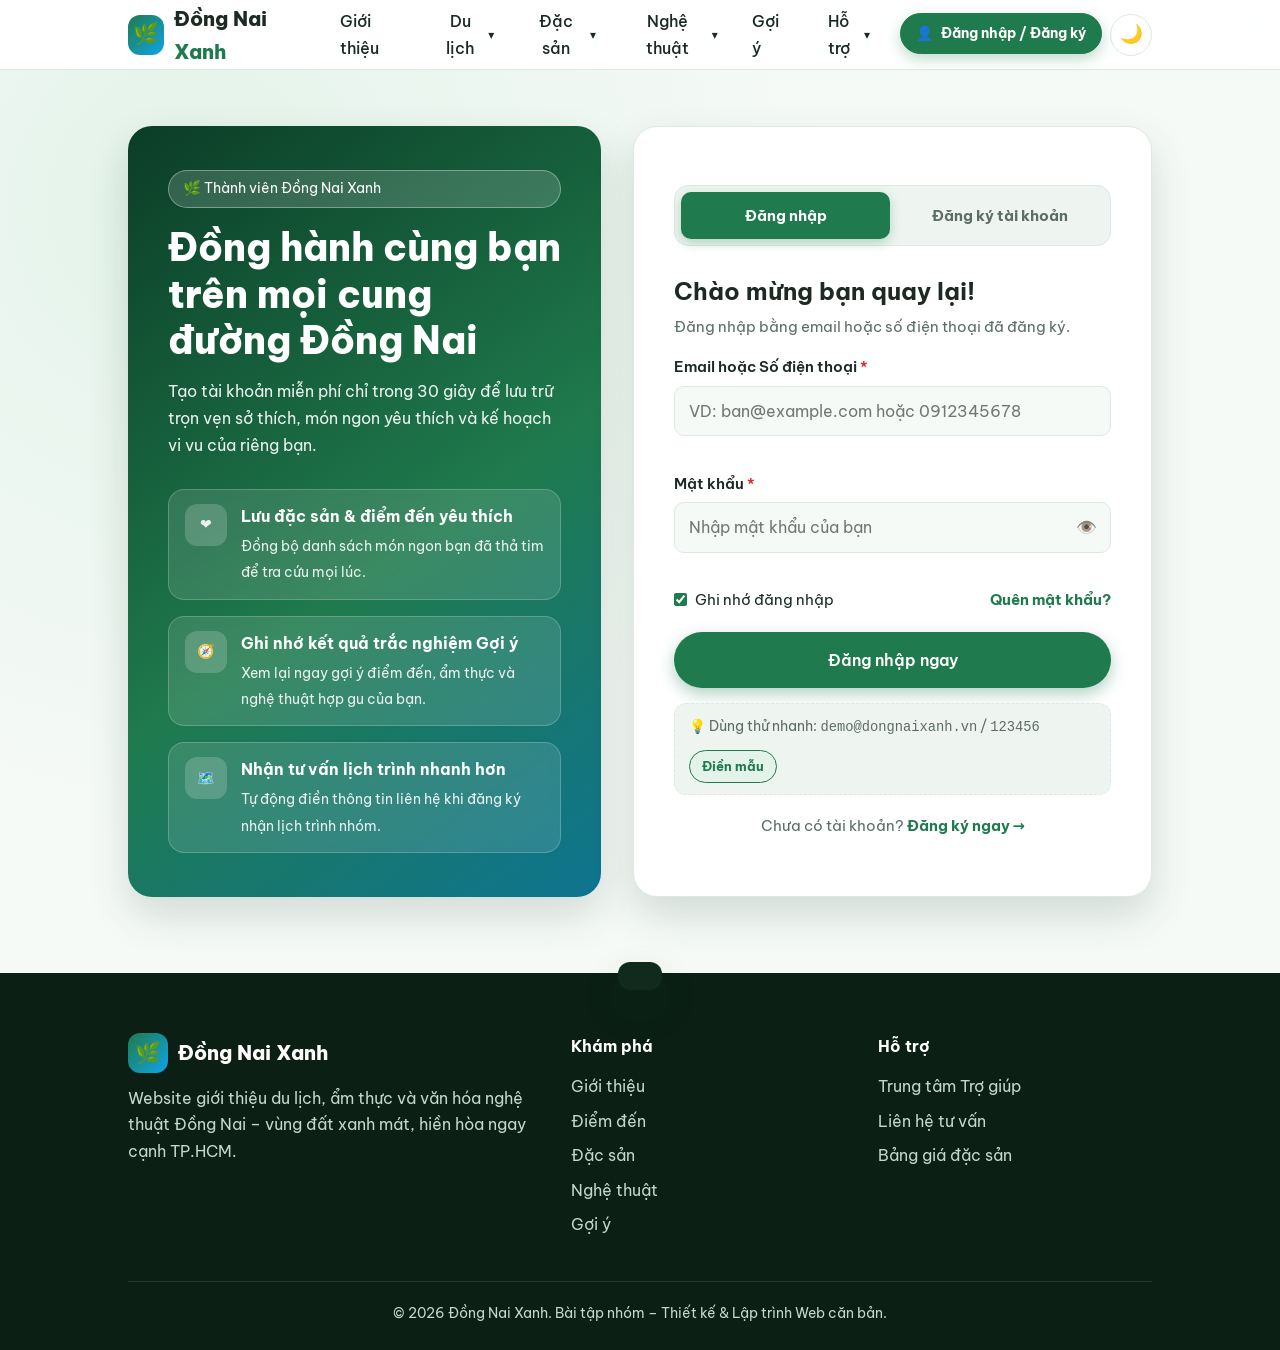
<file: dang-nhap.html>
<!DOCTYPE html>
<html lang="vi">
<head>
  <meta charset="UTF-8">
  <meta name="viewport" content="width=device-width, initial-scale=1.0">
  <meta name="description" content="Đăng nhập hoặc đăng ký tài khoản thành viên Đồng Nai Xanh để lưu điểm đến, món ngon yêu thích và nhận gợi ý lịch trình cá nhân hóa.">
  <title>Đăng nhập / Đăng ký | Đồng Nai Xanh</title>
  <link rel="preconnect" href="https://fonts.googleapis.com">
  <link rel="preconnect" href="https://fonts.gstatic.com" crossorigin>
  <link href="https://fonts.googleapis.com/css2?family=Be+Vietnam+Pro:wght@400;500;600;700;800&display=swap" rel="stylesheet">
  <link rel="stylesheet" href="css/style.css">
</head>
<body>
  <a href="#main" class="skip-link">Bỏ qua tới nội dung chính</a>

  <!-- ===== HEADER (không đưa Đăng nhập vào thanh menu chính) ===== -->
  <header class="site-header" id="siteHeader">
    <div class="container header-inner">
      <a href="index.html" class="logo" aria-label="Đồng Nai Xanh - Trang chủ">
        <span class="logo-icon" aria-hidden="true">🌿</span>
        <span>Đồng Nai <em>Xanh</em></span>
      </a>

      <nav class="main-nav" id="mainNav" aria-label="Điều hướng chính">
        <ul class="nav-list">
          <li><a href="gioi-thieu.html">Giới thiệu</a></li>
          <li class="has-dropdown">
            <button class="dropdown-toggle" type="button" aria-expanded="false" aria-controls="dd-dulich">Du lịch <span class="caret" aria-hidden="true">▾</span></button>
            <ul class="dropdown" id="dd-dulich">
              <li><a href="index.html"><span aria-hidden="true">🏞️</span> Tổng quan du lịch</a></li>
              <li><a href="index.html#diem-den"><span aria-hidden="true">📍</span> Điểm đến</a></li>
              <li><a href="index.html#ban-do"><span aria-hidden="true">🗺️</span> Bản đồ du lịch</a></li>
              <li><a href="index.html#kinh-nghiem"><span aria-hidden="true">🧭</span> Kinh nghiệm</a></li>
            </ul>
          </li>
          <li class="has-dropdown">
            <button class="dropdown-toggle" type="button" aria-expanded="false" aria-controls="dd-dacsan">Đặc sản <span class="caret" aria-hidden="true">▾</span></button>
            <ul class="dropdown" id="dd-dacsan">
              <li><a href="dac-san.html"><span aria-hidden="true">🍲</span> Tổng quan đặc sản</a></li>
              <li><a href="dac-san.html#mon-ngon"><span aria-hidden="true">🥢</span> Món ngon</a></li>
              <li><a href="dac-san.html#bang-gia"><span aria-hidden="true">💰</span> Bảng giá</a></li>
            </ul>
          </li>
          <li class="has-dropdown">
            <button class="dropdown-toggle" type="button" aria-expanded="false" aria-controls="dd-nghethuat">Nghệ thuật <span class="caret" aria-hidden="true">▾</span></button>
            <ul class="dropdown" id="dd-nghethuat">
              <li><a href="nghe-thuat.html"><span aria-hidden="true">🎨</span> Tổng quan nghệ thuật</a></li>
              <li><a href="nghe-thuat.html#lang-nghe"><span aria-hidden="true">🏺</span> Làng nghề truyền thống</a></li>
              <li><a href="nghe-thuat.html#ca-hat"><span aria-hidden="true">🎶</span> Nghệ thuật ca hát</a></li>
            </ul>
          </li>
          <li><a href="goi-y.html">Gợi ý</a></li>
          <li class="has-dropdown">
            <button class="dropdown-toggle" type="button" aria-expanded="false" aria-controls="dd-hotro">Hỗ trợ <span class="caret" aria-hidden="true">▾</span></button>
            <ul class="dropdown" id="dd-hotro">
              <li><a href="ho-tro.html"><span class="help-circle-icon" aria-hidden="true">?</span> Trợ giúp</a></li>
              <li><a href="ho-tro.html#chu-de-pho-bien"><span aria-hidden="true">🔥</span> Chủ đề phổ biến</a></li>
              <li><a href="index.html#lien-he"><span aria-hidden="true">📞</span> Liên hệ tư vấn</a></li>
            </ul>
          </li>
        </ul>
      </nav>

      <div class="header-actions">
        <a href="dang-nhap.html" class="btn-auth active" id="headerAuthBtn" aria-current="page">
          <span aria-hidden="true">👤</span>
          <span class="auth-label">Đăng nhập<span class="auth-extra"> / Đăng ký</span></span>
        </a>
        <button class="icon-btn" id="themeToggle" type="button" aria-label="Chuyển chế độ sáng/tối">🌙</button>
        <button class="icon-btn menu-toggle" id="menuToggle" type="button" aria-label="Mở menu" aria-expanded="false" aria-controls="mainNav"><span></span></button>
      </div>
    </div>
  </header>

  <main id="main">
    <section class="auth-section">
      <div class="container">
        <div class="auth-wrapper">
          <!-- Cột giới thiệu quyền lợi thành viên -->
          <aside class="auth-showcase">
            <span class="slide-tag">🌿 Thành viên Đồng Nai Xanh</span>
            <h1>Đồng hành cùng bạn trên mọi cung đường Đồng Nai</h1>
            <p>Tạo tài khoản miễn phí chỉ trong 30 giây để lưu trữ trọn vẹn sở thích, món ngon yêu thích và kế hoạch vi vu của riêng bạn.</p>

            <ul class="auth-benefits">
              <li>
                <span class="benefit-icon" aria-hidden="true">❤️</span>
                <div>
                  <strong>Lưu đặc sản &amp; điểm đến yêu thích</strong>
                  <span>Đồng bộ danh sách món ngon bạn đã thả tim để tra cứu mọi lúc.</span>
                </div>
              </li>
              <li>
                <span class="benefit-icon" aria-hidden="true">🧭</span>
                <div>
                  <strong>Ghi nhớ kết quả trắc nghiệm Gợi ý</strong>
                  <span>Xem lại ngay gợi ý điểm đến, ẩm thực và nghệ thuật hợp gu của bạn.</span>
                </div>
              </li>
              <li>
                <span class="benefit-icon" aria-hidden="true">🗺️</span>
                <div>
                  <strong>Nhận tư vấn lịch trình nhanh hơn</strong>
                  <span>Tự động điền thông tin liên hệ khi đăng ký nhận lịch trình nhóm.</span>
                </div>
              </li>
            </ul>
          </aside>

          <!-- Cột biểu mẫu Đăng nhập / Đăng ký / Hồ sơ -->
          <div class="auth-card">
            <!-- Khung khi CHƯA đăng nhập -->
            <div id="authFormsWrap">
              <div class="auth-tabs" role="tablist" aria-label="Chọn Đăng nhập hoặc Đăng ký">
                <button type="button" class="auth-tab active" role="tab" id="tabLogin" aria-selected="true" aria-controls="panelLogin">Đăng nhập</button>
                <button type="button" class="auth-tab" role="tab" id="tabRegister" aria-selected="false" aria-controls="panelRegister">Đăng ký tài khoản</button>
              </div>

              <!-- FORM ĐĂNG NHẬP -->
              <form id="panelLogin" class="auth-form" role="tabpanel" aria-labelledby="tabLogin" novalidate>
                <div class="auth-form-head">
                  <h2>Chào mừng bạn quay lại!</h2>
                  <p>Đăng nhập bằng email hoặc số điện thoại đã đăng ký.</p>
                </div>

                <div class="form-group">
                  <label for="loginIdentifier">Email hoặc Số điện thoại <span class="req">*</span></label>
                  <input type="text" id="loginIdentifier" name="identifier" placeholder="VD: ban@example.com hoặc 0912345678" autocomplete="username">
                  <small class="error-msg" aria-live="polite"></small>
                </div>

                <div class="form-group">
                  <label for="loginPassword">Mật khẩu <span class="req">*</span></label>
                  <div class="pwd-wrap">
                    <input type="password" id="loginPassword" name="password" placeholder="Nhập mật khẩu của bạn" autocomplete="current-password">
                    <button type="button" class="pwd-toggle" aria-label="Hiện hoặc ẩn mật khẩu">👁️</button>
                  </div>
                  <small class="error-msg" aria-live="polite"></small>
                </div>

                <div class="auth-row-between">
                  <label class="checkbox-line" for="rememberMe">
                    <input type="checkbox" id="rememberMe" checked>
                    <span>Ghi nhớ đăng nhập</span>
                  </label>
                  <button type="button" class="link-btn" id="forgotPwdBtn">Quên mật khẩu?</button>
                </div>

                <button type="submit" class="btn btn-primary auth-submit">Đăng nhập ngay</button>

                <div class="auth-demo-box">
                  <span>💡 Dùng thử nhanh: <code>demo@dongnaixanh.vn</code> / <code>123456</code></span>
                  <button type="button" class="btn-fill-demo" id="fillDemoBtn">Điền mẫu</button>
                </div>

                <p class="auth-switch-note">
                  Chưa có tài khoản? <button type="button" class="link-btn" id="goToRegister">Đăng ký ngay →</button>
                </p>
              </form>

              <!-- FORM ĐĂNG KÝ -->
              <form id="panelRegister" class="auth-form" role="tabpanel" aria-labelledby="tabRegister" hidden novalidate>
                <div class="auth-form-head">
                  <h2>Tạo tài khoản mới</h2>
                  <p>Điền thông tin bên dưới để trở thành thành viên Đồng Nai Xanh.</p>
                </div>

                <div class="form-group">
                  <label for="regName">Họ và tên <span class="req">*</span></label>
                  <input type="text" id="regName" name="fullname" placeholder="Nguyễn Văn A" autocomplete="name">
                  <small class="error-msg" aria-live="polite"></small>
                </div>

                <div class="auth-two-cols">
                  <div class="form-group">
                    <label for="regEmail">Email <span class="req">*</span></label>
                    <input type="email" id="regEmail" name="email" placeholder="ban@example.com" autocomplete="email">
                    <small class="error-msg" aria-live="polite"></small>
                  </div>
                  <div class="form-group">
                    <label for="regPhone">Số điện thoại <span class="req">*</span></label>
                    <input type="tel" id="regPhone" name="phone" placeholder="09xxxxxxxx" autocomplete="tel">
                    <small class="error-msg" aria-live="polite"></small>
                  </div>
                </div>

                <div class="auth-two-cols">
                  <div class="form-group">
                    <label for="regPassword">Mật khẩu <span class="req">*</span></label>
                    <div class="pwd-wrap">
                      <input type="password" id="regPassword" name="password" placeholder="Tối thiểu 6 ký tự" autocomplete="new-password">
                      <button type="button" class="pwd-toggle" aria-label="Hiện hoặc ẩn mật khẩu">👁️</button>
                    </div>
                    <small class="error-msg" aria-live="polite"></small>
                  </div>
                  <div class="form-group">
                    <label for="regConfirm">Nhập lại mật khẩu <span class="req">*</span></label>
                    <div class="pwd-wrap">
                      <input type="password" id="regConfirm" name="confirm" placeholder="Nhập lại mật khẩu" autocomplete="new-password">
                      <button type="button" class="pwd-toggle" aria-label="Hiện hoặc ẩn mật khẩu">👁️</button>
                    </div>
                    <small class="error-msg" aria-live="polite"></small>
                  </div>
                </div>

                <div class="form-group">
                  <label class="checkbox-line" for="regAgree">
                    <input type="checkbox" id="regAgree" name="agree">
                    <span>Tôi đồng ý với điều khoản sử dụng và chính sách bảo mật của Đồng Nai Xanh.</span>
                  </label>
                  <small class="error-msg" aria-live="polite"></small>
                </div>

                <button type="submit" class="btn btn-primary auth-submit">Đăng ký tài khoản</button>

                <p class="auth-switch-note">
                  Đã có tài khoản? <button type="button" class="link-btn" id="goToLogin">← Quay lại đăng nhập</button>
                </p>
              </form>
            </div>

            <!-- Khung Hồ sơ khi ĐÃ đăng nhập -->
            <div id="profileWrap" class="profile-box" hidden>
              <div class="profile-header">
                <div class="profile-avatar" id="profileAvatar">Đ</div>
                <div>
                  <span class="pill">Thành viên đang hoạt động</span>
                  <h2 id="profileName">Nguyễn Văn A</h2>
                  <p id="profileMeta">ban@example.com · 0900000000</p>
                </div>
              </div>

              <div class="profile-stats">
                <a href="dac-san.html" class="profile-stat-card">
                  <strong id="profileFavCount">0</strong>
                  <span>Món đặc sản đã yêu thích ❤️</span>
                </a>
                <a href="goi-y.html" class="profile-stat-card">
                  <strong id="profileQuizStatus">Chưa làm</strong>
                  <span>Trắc nghiệm Gợi ý 10 câu 🧭</span>
                </a>
              </div>

              <div class="profile-actions">
                <a href="index.html" class="btn btn-primary">🏞️ Về trang chủ khám phá</a>
                <a href="goi-y.html" class="btn btn-outline">✨ Xem gợi ý của tôi</a>
                <button type="button" class="btn btn-logout" id="logoutBtn">Đăng xuất</button>
              </div>
            </div>
          </div>
        </div>
      </div>
    </section>
  </main>

  <!-- ===== FOOTER ===== -->
  <footer class="site-footer">
    <div class="container">
      <div class="footer-grid">
        <div>
          <a href="index.html" class="logo"><span class="logo-icon" aria-hidden="true">🌿</span><span>Đồng Nai Xanh</span></a>
          <p>Website giới thiệu du lịch, ẩm thực và văn hóa nghệ thuật Đồng Nai – vùng đất xanh mát, hiền hòa ngay cạnh TP.HCM.</p>
        </div>
        <div>
          <h4>Khám phá</h4>
          <ul>
            <li><a href="gioi-thieu.html">Giới thiệu</a></li>
            <li><a href="index.html#diem-den">Điểm đến</a></li>
            <li><a href="dac-san.html">Đặc sản</a></li>
            <li><a href="nghe-thuat.html">Nghệ thuật</a></li>
            <li><a href="goi-y.html">Gợi ý</a></li>
          </ul>
        </div>
        <div>
          <h4>Hỗ trợ</h4>
          <ul>
            <li><a href="ho-tro.html">Trung tâm Trợ giúp</a></li>
            <li><a href="index.html#lien-he">Liên hệ tư vấn</a></li>
            <li><a href="dac-san.html#bang-gia">Bảng giá đặc sản</a></li>
          </ul>
        </div>
      </div>
      <p class="footer-bottom">© <span class="year"></span> Đồng Nai Xanh. Bài tập nhóm – Thiết kế &amp; Lập trình Web căn bản.</p>
    </div>
  </footer>

  <button class="back-to-top" id="backToTop" type="button" aria-label="Lên đầu trang">↑</button>
  <div class="toast" id="toast" role="status" aria-live="polite"></div>

  <script src="js/main.js"></script>
  <script src="js/auth.js"></script>
</body>
</html>
</file>
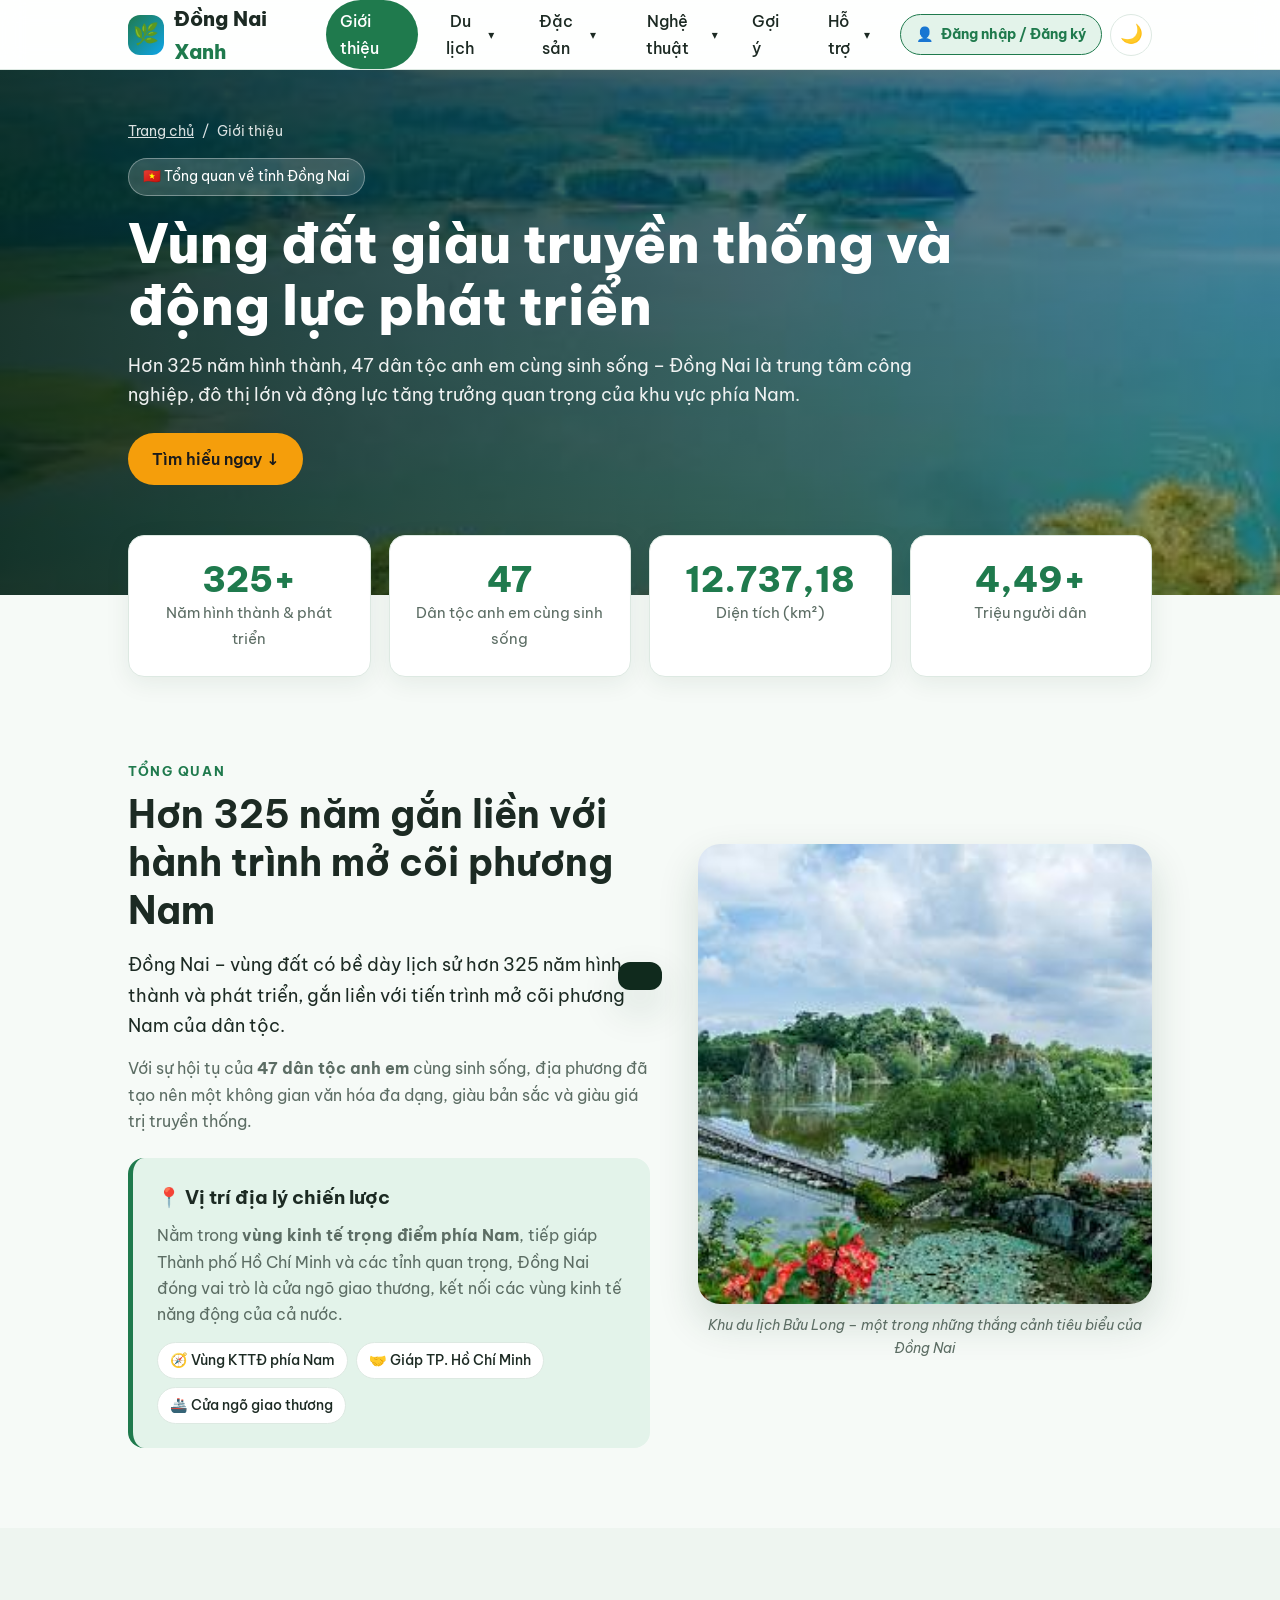
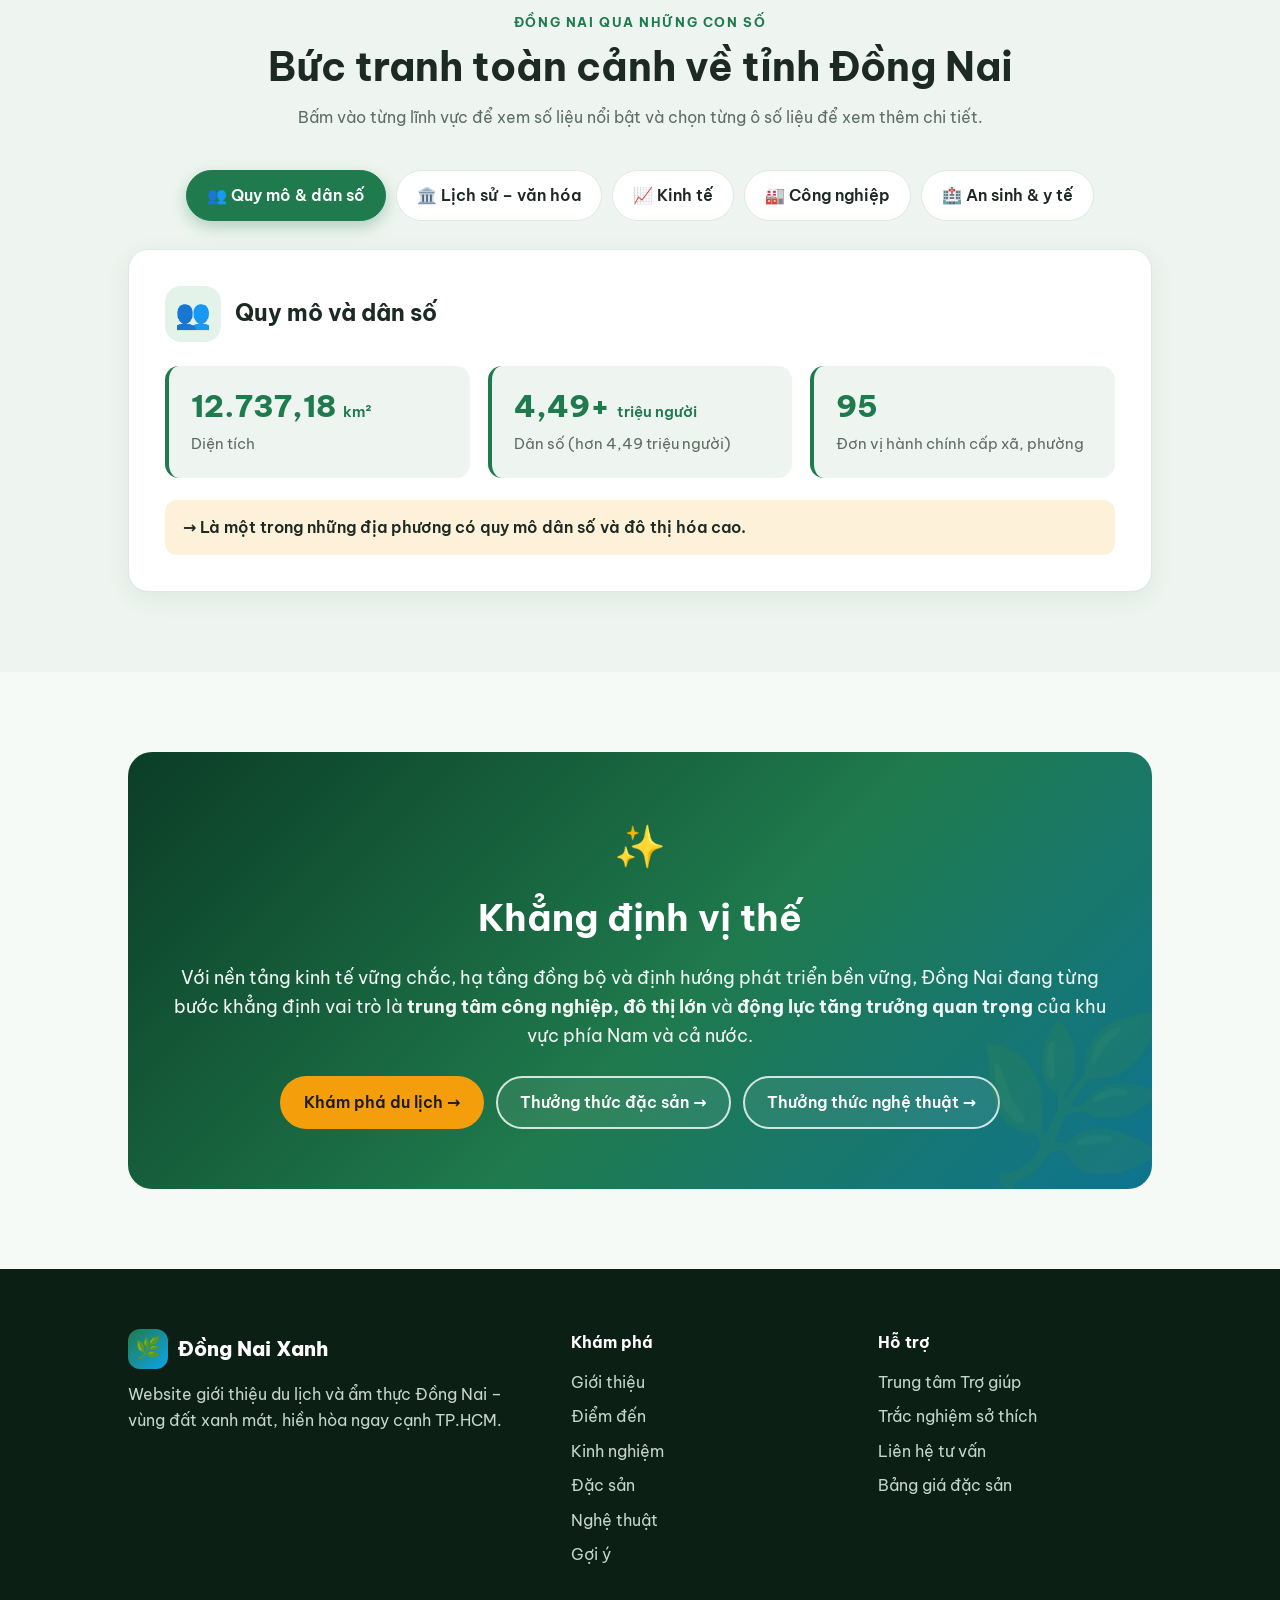
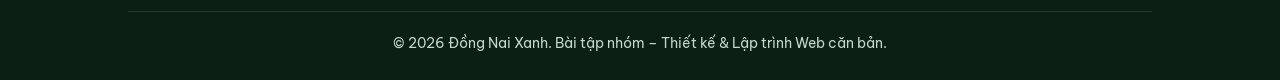
<file: gioi-thieu.html>
<!DOCTYPE html>
<html lang="vi">
<head>
  <meta charset="UTF-8">
  <meta name="viewport" content="width=device-width, initial-scale=1.0">
  <meta name="description" content="Tổng quan về tỉnh Đồng Nai – vùng đất hơn 325 năm lịch sử, 47 dân tộc anh em, trung tâm công nghiệp và động lực phát triển của khu vực phía Nam.">
  <title>Giới thiệu Đồng Nai | Đồng Nai Xanh</title>
  <link rel="preconnect" href="https://fonts.googleapis.com">
  <link rel="preconnect" href="https://fonts.gstatic.com" crossorigin>
  <link href="https://fonts.googleapis.com/css2?family=Be+Vietnam+Pro:wght@400;500;600;700;800&display=swap" rel="stylesheet">
  <link rel="stylesheet" href="css/style.css">
</head>
<body>
  <a href="#main" class="skip-link">Bỏ qua tới nội dung chính</a>

  <!-- ===== HEADER ===== -->
  <header class="site-header" id="siteHeader">
    <div class="container header-inner">
      <a href="index.html" class="logo" aria-label="Đồng Nai Xanh - Trang chủ">
        <span class="logo-icon" aria-hidden="true">🌿</span>
        <span>Đồng Nai <em>Xanh</em></span>
      </a>

      <nav class="main-nav" id="mainNav" aria-label="Điều hướng chính">
        <ul class="nav-list">
          <li><a href="gioi-thieu.html" class="active" aria-current="page">Giới thiệu</a></li>
          <li class="has-dropdown">
            <button class="dropdown-toggle" type="button" aria-expanded="false" aria-controls="dd-dulich">Du lịch <span class="caret" aria-hidden="true">▾</span></button>
            <ul class="dropdown" id="dd-dulich">
              <li><a href="index.html"><span aria-hidden="true">🏞️</span> Tổng quan du lịch</a></li>
              <li><a href="index.html#diem-den"><span aria-hidden="true">📍</span> Điểm đến</a></li>
              <li><a href="index.html#ban-do"><span aria-hidden="true">🗺️</span> Bản đồ du lịch</a></li>
              <li><a href="index.html#kinh-nghiem"><span aria-hidden="true">🧭</span> Kinh nghiệm</a></li>
            </ul>
          </li>
          <li class="has-dropdown">
            <button class="dropdown-toggle" type="button" aria-expanded="false" aria-controls="dd-dacsan">Đặc sản <span class="caret" aria-hidden="true">▾</span></button>
            <ul class="dropdown" id="dd-dacsan">
              <li><a href="dac-san.html"><span aria-hidden="true">🍲</span> Tổng quan đặc sản</a></li>
              <li><a href="dac-san.html#mon-ngon"><span aria-hidden="true">🥢</span> Món ngon</a></li>
              <li><a href="dac-san.html#bang-gia"><span aria-hidden="true">💰</span> Bảng giá</a></li>
            </ul>
          </li>
          <li class="has-dropdown">
            <button class="dropdown-toggle" type="button" aria-expanded="false" aria-controls="dd-nghethuat">Nghệ thuật <span class="caret" aria-hidden="true">▾</span></button>
            <ul class="dropdown" id="dd-nghethuat">
              <li><a href="nghe-thuat.html"><span aria-hidden="true">🎨</span> Tổng quan nghệ thuật</a></li>
              <li><a href="nghe-thuat.html#lang-nghe"><span aria-hidden="true">🏺</span> Làng nghề truyền thống</a></li>
              <li><a href="nghe-thuat.html#ca-hat"><span aria-hidden="true">🎶</span> Nghệ thuật ca hát</a></li>
            </ul>
          </li>
          <li><a href="goi-y.html">Gợi ý</a></li>
          <li class="has-dropdown">
            <button class="dropdown-toggle" type="button" aria-expanded="false" aria-controls="dd-hotro">Hỗ trợ <span class="caret" aria-hidden="true">▾</span></button>
            <ul class="dropdown" id="dd-hotro">
              <li><a href="ho-tro.html"><span class="help-circle-icon" aria-hidden="true">?</span> Trợ giúp</a></li>
              <li><a href="ho-tro.html#chu-de-pho-bien"><span aria-hidden="true">🔥</span> Chủ đề phổ biến</a></li>
              <li><a href="index.html#lien-he"><span aria-hidden="true">📞</span> Liên hệ tư vấn</a></li>
            </ul>
          </li>
        </ul>
      </nav>

      <div class="header-actions">
        <a href="dang-nhap.html" class="btn-auth" id="headerAuthBtn">
          <span aria-hidden="true">👤</span>
          <span class="auth-label">Đăng nhập<span class="auth-extra"> / Đăng ký</span></span>
        </a>
        <button class="icon-btn" id="themeToggle" type="button" aria-label="Chuyển chế độ sáng/tối">🌙</button>
        <button class="icon-btn menu-toggle" id="menuToggle" type="button" aria-label="Mở menu" aria-expanded="false" aria-controls="mainNav"><span></span></button>
      </div>
    </div>
  </header>

  <main id="main">
    <!-- ===== PAGE HERO ===== -->
    <section class="page-hero intro" style="background-image: url('images/ho-tri-an.jpg'), linear-gradient(135deg, #0b3d26, #0e7490);">
      <div class="container">
        <nav class="breadcrumb" aria-label="Breadcrumb">
          <a href="index.html">Trang chủ</a><span>/</span><span>Giới thiệu</span>
        </nav>
        <span class="slide-tag">🇻🇳 Tổng quan về tỉnh Đồng Nai</span>
        <h1>Vùng đất giàu truyền thống và động lực phát triển</h1>
        <p>Hơn 325 năm hình thành, 47 dân tộc anh em cùng sinh sống – Đồng Nai là trung tâm công nghiệp, đô thị lớn và động lực tăng trưởng quan trọng của khu vực phía Nam.</p>
        <a href="#tong-quan" class="btn btn-accent">Tìm hiểu ngay ↓</a>
      </div>
    </section>

    <!-- ===== CON SỐ NỔI BẬT ===== -->
    <section class="stats" aria-label="Con số nổi bật">
      <div class="container stats-grid">
        <div class="stat reveal"><span class="stat-number" data-count="325" data-suffix="+">0</span><span class="stat-label">Năm hình thành &amp; phát triển</span></div>
        <div class="stat reveal"><span class="stat-number" data-count="47">0</span><span class="stat-label">Dân tộc anh em cùng sinh sống</span></div>
        <div class="stat reveal"><span class="stat-number" data-count="12737.18" data-decimals="2" data-format="vi">0</span><span class="stat-label">Diện tích (km²)</span></div>
        <div class="stat reveal"><span class="stat-number" data-count="4.49" data-decimals="2" data-format="vi" data-suffix="+">0</span><span class="stat-label">Triệu người dân</span></div>
      </div>
    </section>

    <!-- ===== TỔNG QUAN + VỊ TRÍ ===== -->
    <section class="section" id="tong-quan">
      <div class="container intro-layout">
        <article class="intro-text reveal">
          <span class="eyebrow">Tổng quan</span>
          <h2>Hơn 325 năm gắn liền với hành trình mở cõi phương Nam</h2>
          <p class="lead">Đồng Nai – vùng đất có bề dày lịch sử hơn 325 năm hình thành và phát triển, gắn liền với tiến trình mở cõi phương Nam của dân tộc.</p>
          <p>Với sự hội tụ của <strong>47 dân tộc anh em</strong> cùng sinh sống, địa phương đã tạo nên một không gian văn hóa đa dạng, giàu bản sắc và giàu giá trị truyền thống.</p>

          <div class="highlight-card">
            <h3><span aria-hidden="true">📍</span> Vị trí địa lý chiến lược</h3>
            <p>Nằm trong <strong>vùng kinh tế trọng điểm phía Nam</strong>, tiếp giáp Thành phố Hồ Chí Minh và các tỉnh quan trọng, Đồng Nai đóng vai trò là cửa ngõ giao thương, kết nối các vùng kinh tế năng động của cả nước.</p>
            <ul class="tag-list">
              <li>🧭 Vùng KTTĐ phía Nam</li>
              <li>🤝 Giáp TP. Hồ Chí Minh</li>
              <li>🚢 Cửa ngõ giao thương</li>
            </ul>
          </div>
        </article>

        <figure class="intro-figure reveal">
          <img src="images/buu-long.jpg" alt="Cảnh quan Khu du lịch Bửu Long, Đồng Nai" loading="lazy">
          <figcaption>Khu du lịch Bửu Long – một trong những thắng cảnh tiêu biểu của Đồng Nai</figcaption>
        </figure>
      </div>
    </section>

    <!-- ===== CÁC LĨNH VỰC (TABS) ===== -->
    <section class="section section-alt" id="linh-vuc">
      <div class="container">
        <header class="section-head reveal">
          <span class="eyebrow">Đồng Nai qua những con số</span>
          <h2>Bức tranh toàn cảnh về tỉnh Đồng Nai</h2>
          <p>Bấm vào từng lĩnh vực để xem số liệu nổi bật và chọn từng ô số liệu để xem thêm chi tiết.</p>
        </header>

        <div class="tabs reveal" role="tablist" aria-label="Lĩnh vực">
          <button class="tab-btn" role="tab" type="button" id="tab-quy-mo" aria-controls="panel-quy-mo" aria-selected="true">👥 Quy mô &amp; dân số</button>
          <button class="tab-btn" role="tab" type="button" id="tab-van-hoa" aria-controls="panel-van-hoa" aria-selected="false" tabindex="-1">🏛️ Lịch sử – văn hóa</button>
          <button class="tab-btn" role="tab" type="button" id="tab-kinh-te" aria-controls="panel-kinh-te" aria-selected="false" tabindex="-1">📈 Kinh tế</button>
          <button class="tab-btn" role="tab" type="button" id="tab-cong-nghiep" aria-controls="panel-cong-nghiep" aria-selected="false" tabindex="-1">🏭 Công nghiệp</button>
          <button class="tab-btn" role="tab" type="button" id="tab-y-te" aria-controls="panel-y-te" aria-selected="false" tabindex="-1">🏥 An sinh &amp; y tế</button>
        </div>

        <!-- Quy mô và dân số -->
        <div class="tab-panel" role="tabpanel" id="panel-quy-mo" aria-labelledby="tab-quy-mo">
          <div class="panel-head">
            <span class="panel-icon" aria-hidden="true">👥</span>
            <h3>Quy mô và dân số</h3>
          </div>
          <div class="figure-grid">
            <div class="figure"><strong>12.737,18 <small>km²</small></strong><span>Diện tích</span></div>
            <div class="figure"><strong>4,49+ <small>triệu người</small></strong><span>Dân số (hơn 4,49 triệu người)</span></div>
            <div class="figure"><strong>95</strong><span>Đơn vị hành chính cấp xã, phường</span></div>
          </div>
          <p class="panel-note">→ Là một trong những địa phương có quy mô dân số và đô thị hóa cao.</p>
        </div>

        <!-- Lịch sử - văn hóa -->
        <div class="tab-panel" role="tabpanel" id="panel-van-hoa" aria-labelledby="tab-van-hoa" hidden>
          <div class="panel-head">
            <span class="panel-icon" aria-hidden="true">🏛️</span>
            <div>
              <h3>Giá trị lịch sử – văn hóa</h3>
              <p class="panel-subhint">👆 Bấm vào từng mục con bên dưới để xem thông tin chi tiết</p>
            </div>
          </div>
          <div class="figure-grid">
            <button class="figure figure-interactive" type="button" aria-expanded="false" aria-controls="detail-vh-le-hoi">
              <strong>100+</strong>
              <span>Lễ hội truyền thống được duy trì hằng năm</span>
              <em class="figure-more-hint"><span class="hint-text">Xem chi tiết</span> <span class="hint-arrow" aria-hidden="true">▾</span></em>
            </button>
            <button class="figure figure-interactive" type="button" aria-expanded="false" aria-controls="detail-vh-xep-hang">
              <strong>121</strong>
              <span>Di tích được xếp hạng (trong đó có 6 di tích quốc gia đặc biệt)</span>
              <em class="figure-more-hint"><span class="hint-text">Xem chi tiết</span> <span class="hint-arrow" aria-hidden="true">▾</span></em>
            </button>
            <button class="figure figure-interactive" type="button" aria-expanded="false" aria-controls="detail-vh-kiem-ke">
              <strong>~1.500</strong>
              <span>Di tích đã được kiểm kê</span>
              <em class="figure-more-hint"><span class="hint-text">Xem chi tiết</span> <span class="hint-arrow" aria-hidden="true">▾</span></em>
            </button>
          </div>

          <div class="figure-detail" id="detail-vh-le-hoi" hidden>
            <div class="figure-detail-head">
              <h4>🎊 Hơn 100 lễ hội truyền thống đặc sắc hằng năm</h4>
              <button type="button" class="figure-detail-close" aria-label="Đóng chi tiết">Thu gọn ×</button>
            </div>
            <ul class="detail-badges">
              <li>🏅 Di sản phi vật thể quốc gia</li>
              <li>🤝 Giao thoa 47 dân tộc</li>
              <li>📅 Duy trì thường niên</li>
            </ul>
            <ul class="detail-list">
              <li><strong>Lễ hội tín ngưỡng – lịch sử tiêu biểu:</strong> Lễ hội Chùa Ông (Thất phủ cổ miếu – Di sản văn hóa phi vật thể quốc gia), Lễ giỗ Lễ thành hầu Nguyễn Hữu Cảnh, Lễ hội Văn miếu Trấn Biên.</li>
              <li><strong>Lễ hội đồng bào dân tộc bản địa:</strong> Lễ <em>Sayangva</em> (cúng thần Lúa), <em>Sayangbri</em> (cúng thần Rừng) của người Chơro; lễ <em>Dua Tpeng</em> (Phá bàu) của đồng bào Khmer; lễ Lồng Tồng của các dân tộc phía Bắc định cư.</li>
              <li><strong>Sinh hoạt văn hóa dân gian:</strong> Lễ Kỳ yên tại các ngôi đình cổ trăm tuổi và lễ Cầu bông cầu quốc thái dân an, mùa màng bội thu.</li>
            </ul>
          </div>

          <div class="figure-detail" id="detail-vh-xep-hang" hidden>
            <div class="figure-detail-head">
              <h4>🏛️ Hệ thống 121 di tích lịch sử – văn hóa và danh thắng đã xếp hạng</h4>
              <button type="button" class="figure-detail-close" aria-label="Đóng chi tiết">Thu gọn ×</button>
            </div>
            <ul class="detail-badges">
              <li>⭐ 6 Di tích quốc gia đặc biệt</li>
              <li>🏛️ 42 Di tích cấp quốc gia</li>
              <li>📍 73 Di tích cấp tỉnh</li>
            </ul>
            <ul class="detail-list">
              <li><strong>6 Di tích quốc gia đặc biệt:</strong> Bao gồm các di sản khảo cổ, sinh thái và căn cứ cách mạng tầm vóc quốc gia như <em>Mộ cự thạch Hàng Gòn</em>, <em>Văn miếu Trấn Biên</em>, <em>Chiến khu Đ</em>, <em>Vườn quốc gia Cát Tiên</em>, <em>Căn cứ Tà Thiết</em>...</li>
              <li><strong>42 Di tích cấp quốc gia:</strong> Nổi bật với danh thắng <em>Đá Ba Chồng</em> (Định Quán), <em>núi Chứa Chan</em> (Xuân Lộc), chùa Ông, đình Tân Lân, nhà lao Tân Hiệp...</li>
              <li><strong>73 Di tích cấp tỉnh:</strong> Mạng lưới đình làng, chùa cổ, miếu thờ và địa điểm lịch sử gắn liền với hơn 325 năm mở cõi phương Nam.</li>
            </ul>
          </div>

          <div class="figure-detail" id="detail-vh-kiem-ke" hidden>
            <div class="figure-detail-head">
              <h4>📜 Kho tàng gần 1.500 di tích phổ thông đã được kiểm kê, bảo tồn</h4>
              <button type="button" class="figure-detail-close" aria-label="Đóng chi tiết">Thu gọn ×</button>
            </div>
            <ul class="detail-badges">
              <li>🏺 Khảo cổ học tiền sử</li>
              <li>🛕 Kiến trúc cổ trăm năm</li>
              <li>📲 Số hóa di sản</li>
            </ul>
            <ul class="detail-list">
              <li><strong>Dấu tích văn hóa cổ đại:</strong> Hàng chục di chỉ thuộc nền văn hóa Đồng Nai (niên đại 2.500 – 4.000 năm) cùng dấu ấn văn hóa Óc Eo – Phù Nam.</li>
              <li><strong>Kiến trúc &amp; tín ngưỡng đặc trưng:</strong> Hàng trăm ngôi đình, chùa cổ (như Bửu Phong Cổ Tự), nhà cổ và thương cảng xưa Cù Lao Phố dọc dòng sông Đồng Nai.</li>
              <li><strong>Bảo tồn &amp; phát huy giá trị:</strong> Tỉnh đẩy mạnh lập hồ sơ khoa học, tu bổ định kỳ và gắn mã QR thuyết minh số phục vụ du khách và giáo dục truyền thống.</li>
            </ul>
          </div>

          <p class="panel-note">→ Khẳng định chiều sâu lịch sử và giá trị văn hóa đặc sắc của vùng đất Đồng Nai.</p>
        </div>

        <!-- Kinh tế -->
        <div class="tab-panel" role="tabpanel" id="panel-kinh-te" aria-labelledby="tab-kinh-te" hidden>
          <div class="panel-head">
            <span class="panel-icon" aria-hidden="true">📈</span>
            <div>
              <h3>Kinh tế phát triển năng động</h3>
              <p class="panel-subhint">👆 Bấm vào từng mục con bên dưới để xem thông tin chi tiết</p>
            </div>
          </div>
          <div class="figure-grid">
            <button class="figure figure-interactive" type="button" aria-expanded="false" aria-controls="detail-kt-grdp">
              <strong>677.932+ <small>tỷ đồng</small></strong>
              <span>GRDP năm 2025</span>
              <em class="figure-more-hint"><span class="hint-text">Xem chi tiết</span> <span class="hint-arrow" aria-hidden="true">▾</span></em>
            </button>
            <button class="figure figure-interactive" type="button" aria-expanded="false" aria-controls="detail-kt-ngan-sach">
              <strong>102.962+ <small>tỷ đồng</small></strong>
              <span>Thu ngân sách</span>
              <em class="figure-more-hint"><span class="hint-text">Xem chi tiết</span> <span class="hint-arrow" aria-hidden="true">▾</span></em>
            </button>
            <button class="figure figure-interactive" type="button" aria-expanded="false" aria-controls="detail-kt-co-cau">
              <strong>CN – DV</strong>
              <span>Cơ cấu kinh tế chuyển dịch mạnh theo hướng công nghiệp – dịch vụ</span>
              <em class="figure-more-hint"><span class="hint-text">Xem chi tiết</span> <span class="hint-arrow" aria-hidden="true">▾</span></em>
            </button>
          </div>

          <div class="figure-detail" id="detail-kt-grdp" hidden>
            <div class="figure-detail-head">
              <h4>📊 Quy mô GRDP hơn 677.932 tỷ đồng – Top đầu cả nước</h4>
              <button type="button" class="figure-detail-close" aria-label="Đóng chi tiết">Thu gọn ×</button>
            </div>
            <ul class="detail-badges">
              <li>🚀 Cực tăng trưởng phía Nam</li>
              <li>✈️ Động lực sân bay Long Thành</li>
              <li>🛣️ Hạ tầng liên vùng</li>
            </ul>
            <ul class="detail-list">
              <li><strong>Quy mô kinh tế hàng đầu:</strong> Tổng sản phẩm trên địa bàn (GRDP) nằm trong nhóm các tỉnh, thành phố đóng góp lớn nhất vào GDP toàn quốc.</li>
              <li><strong>Đòn bẩy hạ tầng chiến lược:</strong> Bứt phá mạnh mẽ nhờ siêu dự án <em>Cảng hàng không quốc tế Long Thành</em>, các tuyến cao tốc Biên Hòa – Vũng Tàu, Dầu Giây – Phan Thiết và Vành đai 3 TP.HCM.</li>
              <li><strong>Chất lượng tăng trưởng:</strong> Cải thiện đồng bộ cả tốc độ tăng trưởng, năng suất lao động xã hội và thu nhập bình quân đầu người.</li>
            </ul>
          </div>

          <div class="figure-detail" id="detail-kt-ngan-sach" hidden>
            <div class="figure-detail-head">
              <h4>💰 Thu ngân sách vượt mốc 102.962 tỷ đồng</h4>
              <button type="button" class="figure-detail-close" aria-label="Đóng chi tiết">Thu gọn ×</button>
            </div>
            <ul class="detail-badges">
              <li>🏆 Nhóm tỉnh thu trên 100.000 tỷ</li>
              <li>🏭 Nguồn thu nội địa bền vững</li>
              <li>🚢 Xuất nhập khẩu sôi động</li>
            </ul>
            <ul class="detail-list">
              <li><strong>Nguồn thu vững chắc:</strong> Đạt hơn 102.962 tỷ đồng nhờ sự phát triển ổn định của khu vực sản xuất công nghiệp, thương mại nội địa và hoạt động xuất nhập khẩu qua hệ thống cảng.</li>
              <li><strong>Đầu tư phát triển hạ tầng:</strong> Tạo nguồn lực tài chính dồi dào để tái đầu tư cho giao thông kết nối vùng, hạ tầng đô thị thông minh, y tế và giáo dục.</li>
              <li><strong>Hiện đại hóa quản lý:</strong> Triển khai mạnh mẽ thuế – hải quan điện tử và cải cách thủ tục hành chính, đồng hành cùng cộng đồng doanh nghiệp.</li>
            </ul>
          </div>

          <div class="figure-detail" id="detail-kt-co-cau" hidden>
            <div class="figure-detail-head">
              <h4>⚙️ Cơ cấu kinh tế hiện đại theo trục Công nghiệp – Dịch vụ</h4>
              <button type="button" class="figure-detail-close" aria-label="Đóng chi tiết">Thu gọn ×</button>
            </div>
            <ul class="detail-badges">
              <li>🏗️ Công nghiệp – Xây dựng ~55%</li>
              <li>📦 Dịch vụ – Logistics ~27%</li>
              <li>🌱 Nông nghiệp công nghệ cao</li>
            </ul>
            <ul class="detail-list">
              <li><strong>Công nghiệp – Xây dựng chủ lực:</strong> Giữ vai trò đầu tàu, chuyển dịch mạnh từ gia công thâm dụng lao động sang công nghệ cao, cơ khí chính xác, điện tử và công nghiệp xanh.</li>
              <li><strong>Dịch vụ &amp; Logistics bứt tốc:</strong> Hình thành chuỗi trung tâm logistics hàng không – cảng biển hiện đại kết nối sân bay Long Thành và cụm cảng Phước An – Cái Mép.</li>
              <li><strong>Nông nghiệp sinh thái giá trị cao:</strong> Phát triển các vùng cây ăn trái đặc sản đạt chuẩn xuất khẩu (Long Khánh, Xuân Lộc, Tân Triều) gắn với du lịch sinh thái vườn.</li>
            </ul>
          </div>

          <p class="panel-note">→ Đồng Nai hiện là một trong những trung tâm công nghiệp lớn của cả nước.</p>
        </div>

        <!-- Công nghiệp -->
        <div class="tab-panel" role="tabpanel" id="panel-cong-nghiep" aria-labelledby="tab-cong-nghiep" hidden>
          <div class="panel-head">
            <span class="panel-icon" aria-hidden="true">🏭</span>
            <div>
              <h3>Trung tâm công nghiệp trọng điểm</h3>
              <p class="panel-subhint">👆 Bấm vào từng mục con bên dưới để xem thông tin chi tiết</p>
            </div>
          </div>
          <div class="figure-grid">
            <button class="figure figure-interactive" type="button" aria-expanded="false" aria-controls="detail-cn-kcn">
              <strong>89</strong>
              <span>Khu công nghiệp được quy hoạch</span>
              <em class="figure-more-hint"><span class="hint-text">Xem chi tiết</span> <span class="hint-arrow" aria-hidden="true">▾</span></em>
            </button>
            <button class="figure figure-interactive" type="button" aria-expanded="false" aria-controls="detail-cn-fdi">
              <strong>2.269</strong>
              <span>Dự án FDI từ 45 quốc gia</span>
              <em class="figure-more-hint"><span class="hint-text">Xem chi tiết</span> <span class="hint-arrow" aria-hidden="true">▾</span></em>
            </button>
            <button class="figure figure-interactive" type="button" aria-expanded="false" aria-controls="detail-cn-von">
              <strong>44,38+ <small>tỷ USD</small></strong>
              <span>Tổng vốn đầu tư</span>
              <em class="figure-more-hint"><span class="hint-text">Xem chi tiết</span> <span class="hint-arrow" aria-hidden="true">▾</span></em>
            </button>
          </div>

          <div class="figure-detail" id="detail-cn-kcn" hidden>
            <div class="figure-detail-head">
              <h4>🏗️ Hệ thống 89 khu công nghiệp quy mô hàng đầu cả nước</h4>
              <button type="button" class="figure-detail-close" aria-label="Đóng chi tiết">Thu gọn ×</button>
            </div>
            <ul class="detail-badges">
              <li>📐 Quy hoạch gần 43.400 ha</li>
              <li>🏭 44+ KCN đang vận hành</li>
              <li>🌿 Mô hình KCN sinh thái</li>
            </ul>
            <ul class="detail-list">
              <li><strong>Cái nôi công nghiệp Việt Nam:</strong> Từ KCN đầu tiên của cả nước (Biên Hòa 1, năm 1963), Đồng Nai đã phát triển mạng lưới <strong>89 khu công nghiệp</strong> trong quy hoạch phát triển.</li>
              <li><strong>Các KCN tiêu biểu:</strong> Amata, Long Thành, Nhơn Trạch, Giang Điền, Long Đức, Loteco, Lộc An – Bình Sơn, Chơn Thành, Becamex... với hạ tầng đồng bộ và tỷ lệ lấp đầy cao.</li>
              <li><strong>Chuyển đổi xanh:</strong> Tiên phong thí điểm mô hình khu công nghiệp sinh thái tuần hoàn (điển hình tại KCN Amata) và phát triển KCN công nghệ cao thế hệ mới.</li>
            </ul>
          </div>

          <div class="figure-detail" id="detail-cn-fdi" hidden>
            <div class="figure-detail-head">
              <h4>🌏 Điểm đến của 2.269 dự án FDI từ 45 quốc gia &amp; vùng lãnh thổ</h4>
              <button type="button" class="figure-detail-close" aria-label="Đóng chi tiết">Thu gọn ×</button>
            </div>
            <ul class="detail-badges">
              <li>🌐 45 quốc gia &amp; vùng lãnh thổ</li>
              <li>🏢 Tập đoàn đa quốc gia</li>
              <li>🔬 Ưu tiên công nghệ cao</li>
            </ul>
            <ul class="detail-list">
              <li><strong>Đối tác đầu tư hàng đầu:</strong> Thu hút mạnh mẽ dòng vốn từ Hàn Quốc, Đài Loan, Nhật Bản, Singapore, châu Âu và Hoa Kỳ.</li>
              <li><strong>Cứ điểm của các tập đoàn lớn:</strong> Quy tụ nhiều thương hiệu toàn cầu như Bosch, Nestlé, Cargill, Fujitsu, Lixil, Hyosung, SMC, CP... đặt nhà máy sản xuất chủ lực.</li>
              <li><strong>Định hướng thu hút chọn lọc:</strong> Ưu tiên các dự án bán dẫn, linh kiện điện tử, cơ khí chế tạo chính xác, công nghiệp hỗ trợ và thân thiện với môi trường.</li>
            </ul>
          </div>

          <div class="figure-detail" id="detail-cn-von" hidden>
            <div class="figure-detail-head">
              <h4>💎 Hơn 44,38 tỷ USD tổng vốn đầu tư – Đòn bẩy xuất khẩu</h4>
              <button type="button" class="figure-detail-close" aria-label="Đóng chi tiết">Thu gọn ×</button>
            </div>
            <ul class="detail-badges">
              <li>💵 Tỷ lệ giải ngân cao</li>
              <li>📦 Xuất siêu hàng tỷ USD</li>
              <li>👷 Hàng trăm nghìn việc làm</li>
            </ul>
            <ul class="detail-list">
              <li><strong>Niềm tin của nhà đầu tư:</strong> Nhiều dự án liên tục tăng vốn mở rộng giai đoạn 2, giai đoạn 3 nhờ vị trí cửa ngõ giao thương và hạ tầng kết nối thuận lợi.</li>
              <li><strong>Mắt xích xuất khẩu trọng yếu:</strong> Đóng góp kim ngạch xuất khẩu hàng chục tỷ USD mỗi năm (máy móc, thiết bị điện tử, phương tiện vận tải, gỗ, nông sản chế biến), duy trì xuất siêu ổn định.</li>
              <li><strong>Tác động lan tỏa:</strong> Thúc đẩy chuyển giao công nghệ, đào tạo nguồn nhân lực kỹ thuật cao và kết nối doanh nghiệp nội địa vào chuỗi cung ứng toàn cầu.</li>
            </ul>
          </div>

          <p class="panel-note">→ Giữ vai trò quan trọng trong chuỗi sản xuất và xuất khẩu của khu vực phía Nam.</p>
        </div>

        <!-- An sinh - y tế -->
        <div class="tab-panel" role="tabpanel" id="panel-y-te" aria-labelledby="tab-y-te" hidden>
          <div class="panel-head">
            <span class="panel-icon" aria-hidden="true">🏥</span>
            <h3>An sinh xã hội và y tế được đảm bảo</h3>
          </div>
          <div class="figure-grid">
            <div class="figure"><strong>76,7 <small>tuổi</small></strong><span>Tuổi thọ trung bình</span></div>
            <div class="figure"><strong>95%</strong><span>Tỷ lệ bao phủ bảo hiểm y tế trên dân số</span></div>
            <div class="figure"><strong>✔</strong><span>Hệ thống y tế ngày càng hoàn thiện, đáp ứng nhu cầu chăm sóc sức khỏe nhân dân</span></div>
          </div>
        </div>
      </div>
    </section>

    <!-- ===== KHẲNG ĐỊNH VỊ THẾ ===== -->
    <section class="section">
      <div class="container">
        <div class="quote-banner reveal">
          <span class="quote-icon" aria-hidden="true">✨</span>
          <h2>Khẳng định vị thế</h2>
          <p>Với nền tảng kinh tế vững chắc, hạ tầng đồng bộ và định hướng phát triển bền vững, Đồng Nai đang từng bước khẳng định vai trò là <strong>trung tâm công nghiệp, đô thị lớn</strong> và <strong>động lực tăng trưởng quan trọng</strong> của khu vực phía Nam và cả nước.</p>
          <div class="slide-actions">
            <a href="index.html" class="btn btn-accent">Khám phá du lịch →</a>
            <a href="dac-san.html" class="btn btn-ghost">Thưởng thức đặc sản →</a>
            <a href="nghe-thuat.html" class="btn btn-ghost">Thưởng thức nghệ thuật →</a>
          </div>
        </div>
      </div>
    </section>
  </main>

  <!-- ===== FOOTER ===== -->
  <footer class="site-footer">
    <div class="container">
      <div class="footer-grid">
        <div>
          <a href="index.html" class="logo"><span class="logo-icon" aria-hidden="true">🌿</span><span>Đồng Nai Xanh</span></a>
          <p>Website giới thiệu du lịch và ẩm thực Đồng Nai – vùng đất xanh mát, hiền hòa ngay cạnh TP.HCM.</p>
        </div>
        <div>
          <h4>Khám phá</h4>
          <ul>
            <li><a href="gioi-thieu.html">Giới thiệu</a></li>
            <li><a href="index.html#diem-den">Điểm đến</a></li>
            <li><a href="index.html#kinh-nghiem">Kinh nghiệm</a></li>
            <li><a href="dac-san.html">Đặc sản</a></li>
            <li><a href="nghe-thuat.html">Nghệ thuật</a></li>
            <li><a href="goi-y.html">Gợi ý</a></li>
          </ul>
        </div>
        <div>
          <h4>Hỗ trợ</h4>
          <ul>
            <li><a href="ho-tro.html">Trung tâm Trợ giúp</a></li>
            <li><a href="goi-y.html#trac-nghiem">Trắc nghiệm sở thích</a></li>
            <li><a href="index.html#lien-he">Liên hệ tư vấn</a></li>
            <li><a href="dac-san.html#bang-gia">Bảng giá đặc sản</a></li>
          </ul>
        </div>
      </div>
      <p class="footer-bottom">© <span class="year"></span> Đồng Nai Xanh. Bài tập nhóm – Thiết kế &amp; Lập trình Web căn bản.</p>
    </div>
  </footer>

  <button class="back-to-top" id="backToTop" type="button" aria-label="Lên đầu trang">↑</button>
  <div class="toast" id="toast" role="status" aria-live="polite"></div>

  <script src="js/main.js"></script>
</body>
</html>
</file>
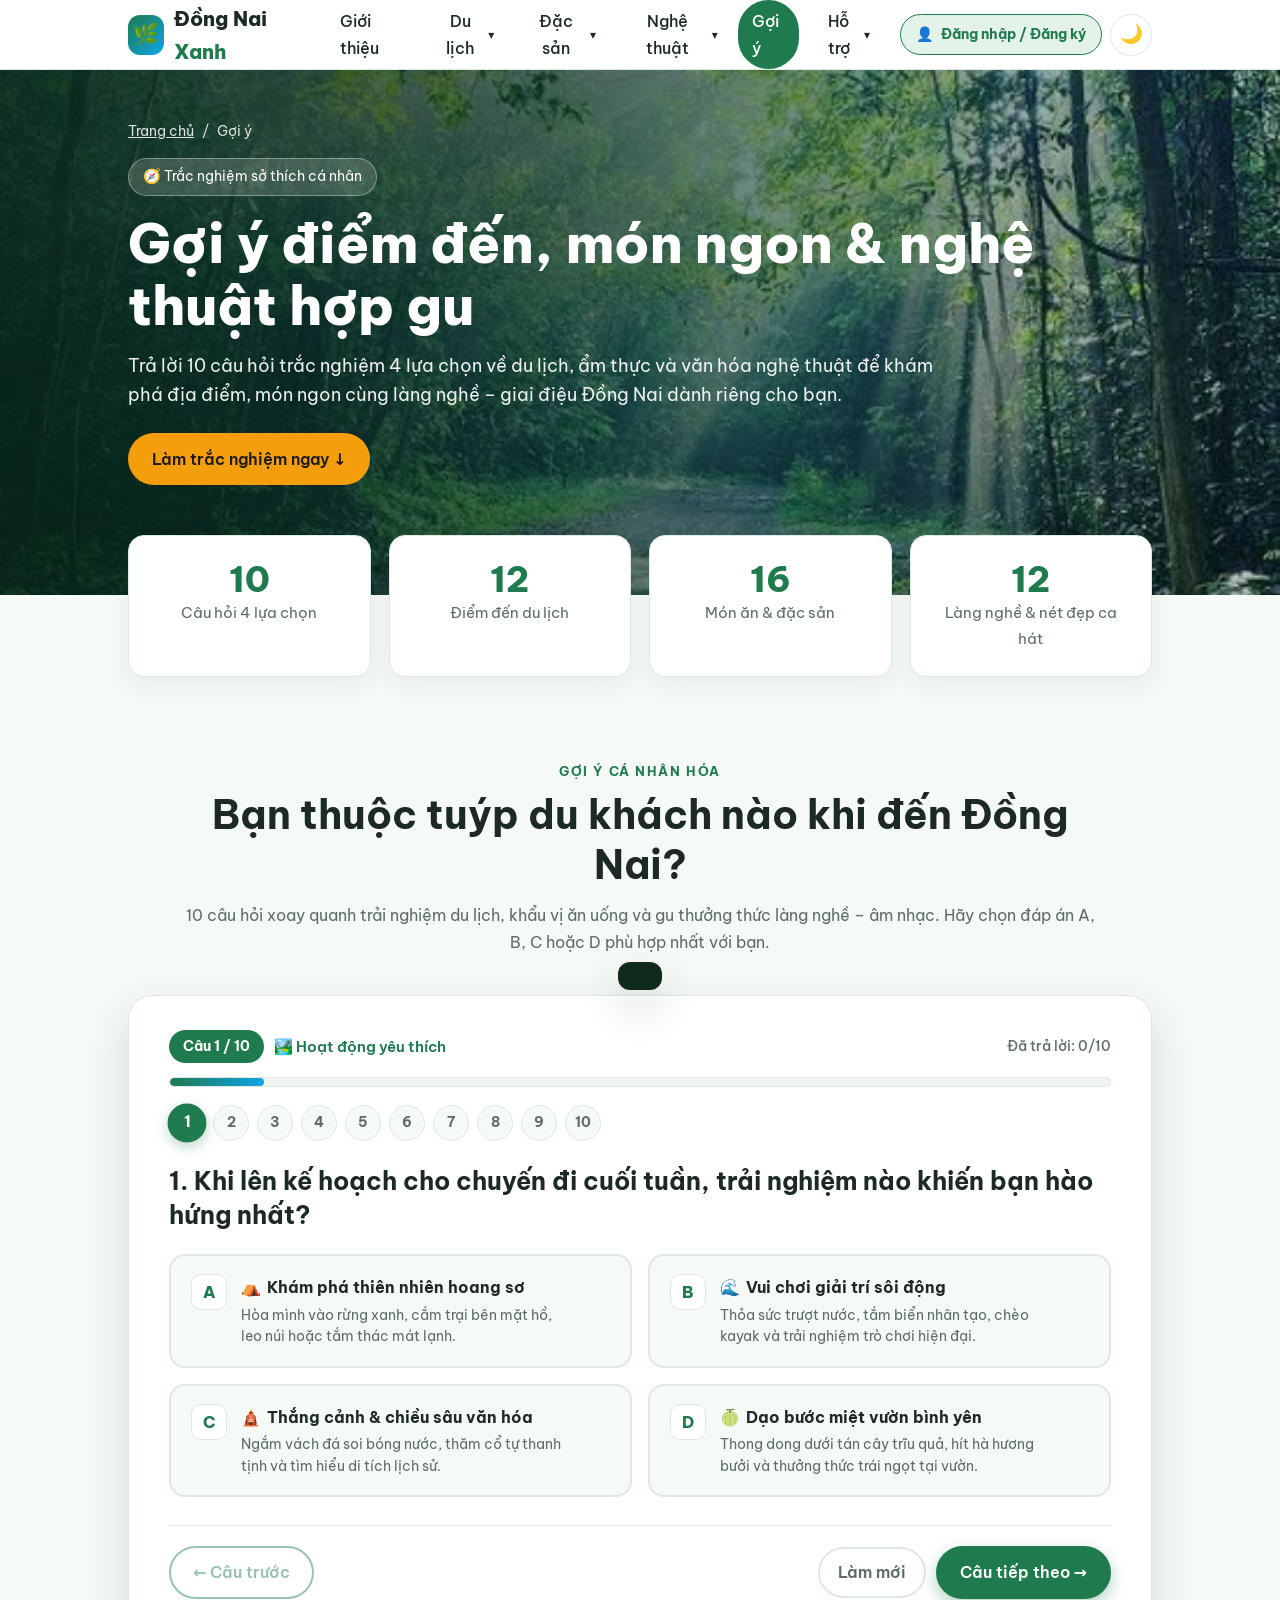
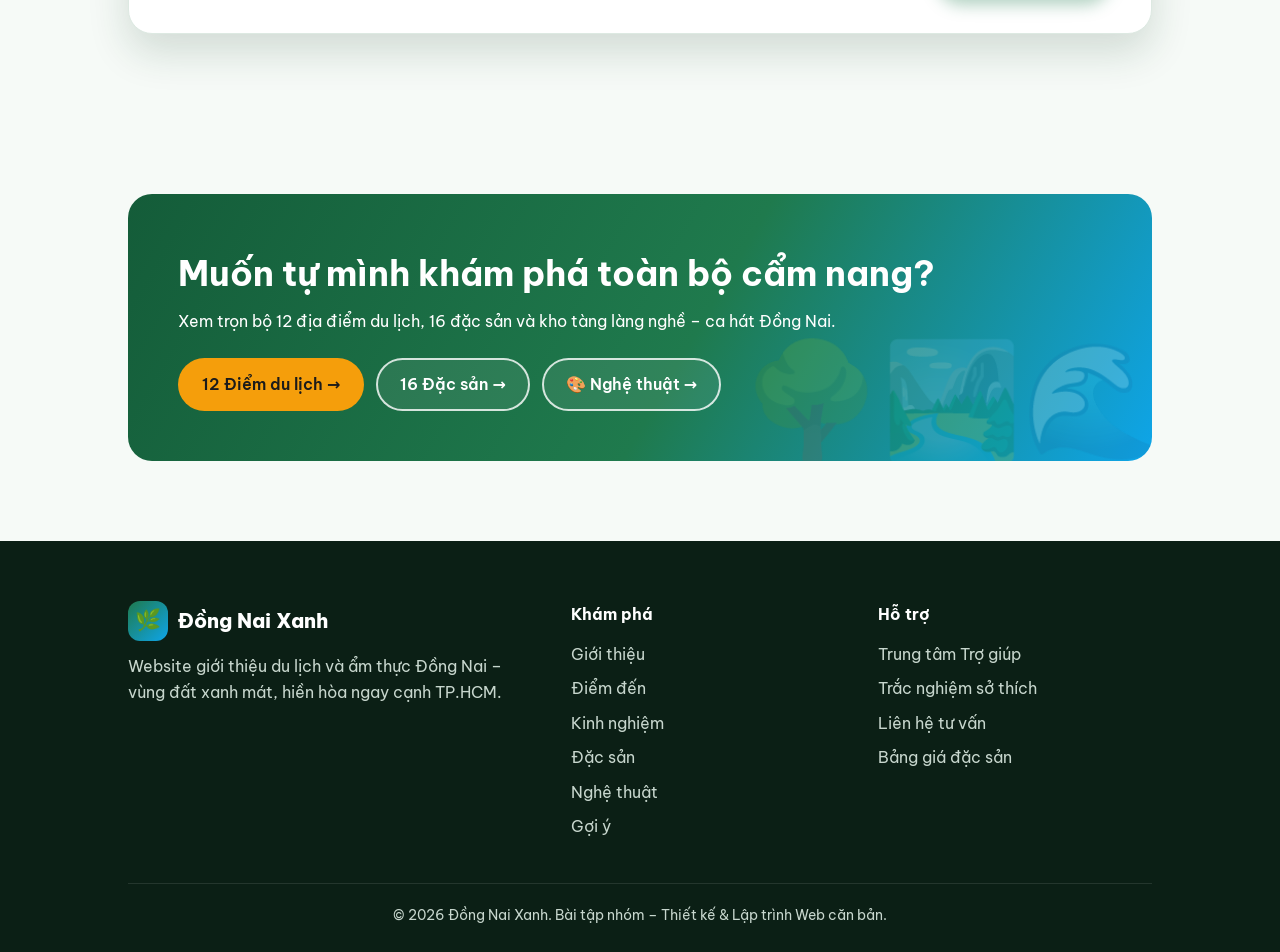
<file: goi-y.html>
<!DOCTYPE html>
<html lang="vi">
<head>
  <meta charset="UTF-8">
  <meta name="viewport" content="width=device-width, initial-scale=1.0">
  <meta name="description" content="Trắc nghiệm 4 lựa chọn khám phá sở thích cá nhân để nhận gợi ý địa điểm du lịch và món ăn đặc sản phù hợp nhất tại Đồng Nai.">
  <title>Gợi ý | Đồng Nai Xanh</title>
  <link rel="preconnect" href="https://fonts.googleapis.com">
  <link rel="preconnect" href="https://fonts.gstatic.com" crossorigin>
  <link href="https://fonts.googleapis.com/css2?family=Be+Vietnam+Pro:wght@400;500;600;700;800&display=swap" rel="stylesheet">
  <link rel="stylesheet" href="css/style.css">
</head>
<body>
  <a href="#main" class="skip-link">Bỏ qua tới nội dung chính</a>

  <!-- ===== HEADER ===== -->
  <header class="site-header" id="siteHeader">
    <div class="container header-inner">
      <a href="index.html" class="logo" aria-label="Đồng Nai Xanh - Trang chủ">
        <span class="logo-icon" aria-hidden="true">🌿</span>
        <span>Đồng Nai <em>Xanh</em></span>
      </a>

      <nav class="main-nav" id="mainNav" aria-label="Điều hướng chính">
        <ul class="nav-list">
          <li><a href="gioi-thieu.html">Giới thiệu</a></li>
          <li class="has-dropdown">
            <button class="dropdown-toggle" type="button" aria-expanded="false" aria-controls="dd-dulich">Du lịch <span class="caret" aria-hidden="true">▾</span></button>
            <ul class="dropdown" id="dd-dulich">
              <li><a href="index.html"><span aria-hidden="true">🏞️</span> Tổng quan du lịch</a></li>
              <li><a href="index.html#diem-den"><span aria-hidden="true">📍</span> Điểm đến</a></li>
              <li><a href="index.html#ban-do"><span aria-hidden="true">🗺️</span> Bản đồ du lịch</a></li>
              <li><a href="index.html#kinh-nghiem"><span aria-hidden="true">🧭</span> Kinh nghiệm</a></li>
            </ul>
          </li>
          <li class="has-dropdown">
            <button class="dropdown-toggle" type="button" aria-expanded="false" aria-controls="dd-dacsan">Đặc sản <span class="caret" aria-hidden="true">▾</span></button>
            <ul class="dropdown" id="dd-dacsan">
              <li><a href="dac-san.html"><span aria-hidden="true">🍲</span> Tổng quan đặc sản</a></li>
              <li><a href="dac-san.html#mon-ngon"><span aria-hidden="true">🥢</span> Món ngon</a></li>
              <li><a href="dac-san.html#bang-gia"><span aria-hidden="true">💰</span> Bảng giá</a></li>
            </ul>
          </li>
          <li class="has-dropdown">
            <button class="dropdown-toggle" type="button" aria-expanded="false" aria-controls="dd-nghethuat">Nghệ thuật <span class="caret" aria-hidden="true">▾</span></button>
            <ul class="dropdown" id="dd-nghethuat">
              <li><a href="nghe-thuat.html"><span aria-hidden="true">🎨</span> Tổng quan nghệ thuật</a></li>
              <li><a href="nghe-thuat.html#lang-nghe"><span aria-hidden="true">🏺</span> Làng nghề truyền thống</a></li>
              <li><a href="nghe-thuat.html#ca-hat"><span aria-hidden="true">🎶</span> Nghệ thuật ca hát</a></li>
            </ul>
          </li>
          <li><a href="goi-y.html" class="active" aria-current="page">Gợi ý</a></li>
          <li class="has-dropdown">
            <button class="dropdown-toggle" type="button" aria-expanded="false" aria-controls="dd-hotro">Hỗ trợ <span class="caret" aria-hidden="true">▾</span></button>
            <ul class="dropdown" id="dd-hotro">
              <li><a href="ho-tro.html"><span class="help-circle-icon" aria-hidden="true">?</span> Trợ giúp</a></li>
              <li><a href="ho-tro.html#chu-de-pho-bien"><span aria-hidden="true">🔥</span> Chủ đề phổ biến</a></li>
              <li><a href="index.html#lien-he"><span aria-hidden="true">📞</span> Liên hệ tư vấn</a></li>
            </ul>
          </li>
        </ul>
      </nav>

      <div class="header-actions">
        <a href="dang-nhap.html" class="btn-auth" id="headerAuthBtn">
          <span aria-hidden="true">👤</span>
          <span class="auth-label">Đăng nhập<span class="auth-extra"> / Đăng ký</span></span>
        </a>
        <button class="icon-btn" id="themeToggle" type="button" aria-label="Chuyển chế độ sáng/tối">🌙</button>
        <button class="icon-btn menu-toggle" id="menuToggle" type="button" aria-label="Mở menu" aria-expanded="false" aria-controls="mainNav"><span></span></button>
      </div>
    </div>
  </header>

  <main id="main">
    <!-- ===== PAGE HERO ===== -->
    <section class="page-hero quiz-hero" style="background-image: url('images/rung-ma-da.jpg'), linear-gradient(135deg, #0b3d26, #0f766e);">
      <div class="container">
        <nav class="breadcrumb" aria-label="Breadcrumb">
          <a href="index.html">Trang chủ</a><span>/</span><span>Gợi ý</span>
        </nav>
        <span class="slide-tag">🧭 Trắc nghiệm sở thích cá nhân</span>
        <h1>Gợi ý điểm đến, món ngon &amp; nghệ thuật hợp gu</h1>
        <p>Trả lời 10 câu hỏi trắc nghiệm 4 lựa chọn về du lịch, ẩm thực và văn hóa nghệ thuật để khám phá địa điểm, món ngon cùng làng nghề – giai điệu Đồng Nai dành riêng cho bạn.</p>
        <a href="#trac-nghiem" class="btn btn-accent">Làm trắc nghiệm ngay ↓</a>
      </div>
    </section>

    <!-- ===== THỐNG KÊ ===== -->
    <section class="stats" aria-label="Con số nổi bật">
      <div class="container stats-grid">
        <div class="stat reveal"><span class="stat-number" data-count="10">0</span><span class="stat-label">Câu hỏi 4 lựa chọn</span></div>
        <div class="stat reveal"><span class="stat-number" data-count="12">0</span><span class="stat-label">Điểm đến du lịch</span></div>
        <div class="stat reveal"><span class="stat-number" data-count="16">0</span><span class="stat-label">Món ăn &amp; đặc sản</span></div>
        <div class="stat reveal"><span class="stat-number" data-count="12">0</span><span class="stat-label">Làng nghề &amp; nét đẹp ca hát</span></div>
      </div>
    </section>

    <!-- ===== TRẮC NGHIỆM 4 LỰA CHỌN ===== -->
    <section class="section" id="trac-nghiem">
      <div class="container">
        <header class="section-head reveal">
          <span class="eyebrow">Gợi ý cá nhân hóa</span>
          <h2>Bạn thuộc tuýp du khách nào khi đến Đồng Nai?</h2>
          <p>10 câu hỏi xoay quanh trải nghiệm du lịch, khẩu vị ăn uống và gu thưởng thức làng nghề – âm nhạc. Hãy chọn đáp án A, B, C hoặc D phù hợp nhất với bạn.</p>
        </header>

        <div class="quiz-box reveal" id="quizApp">
          <div class="quiz-top">
            <div class="quiz-progress-meta">
              <span class="quiz-step-badge" id="quizStepLabel">Câu 1 / 10</span>
              <span class="quiz-topic" id="quizTopic">🏞️ Hoạt động yêu thích</span>
            </div>
            <span class="quiz-answered" id="quizAnsweredCount">Đã trả lời: 0/10</span>
          </div>

          <div class="quiz-progress" role="progressbar" aria-label="Tiến độ trắc nghiệm" aria-valuemin="1" aria-valuemax="10" aria-valuenow="1" id="quizProgressWrap">
            <div class="quiz-progress-bar" id="quizProgressBar" style="width: 10%;"></div>
          </div>

          <div class="quiz-step-dots" id="quizStepDots" role="tablist" aria-label="Chuyển câu hỏi"></div>

          <div class="quiz-stage" id="quizStage" aria-live="polite">
            <h3 class="quiz-question" id="quizQuestion">Đang tải câu hỏi...</h3>
            <div class="quiz-options" id="quizOptions" role="radiogroup" aria-labelledby="quizQuestion"></div>
          </div>

          <div class="quiz-actions">
            <button type="button" class="btn btn-outline" id="prevQuestionBtn" disabled>← Câu trước</button>
            <div class="quiz-actions-right">
              <button type="button" class="btn btn-reset-quiz" id="resetQuizBtn">Làm mới</button>
              <button type="button" class="btn btn-primary" id="nextQuestionBtn">Câu tiếp theo →</button>
            </div>
          </div>
        </div>
      </div>
    </section>

    <!-- ===== KẾT QUẢ GỢI Ý ===== -->
    <section class="section section-alt" id="ket-qua" hidden>
      <div class="container">
        <!-- Chân dung sở thích -->
        <div class="persona-card" id="personaCard">
          <div class="persona-main">
            <span class="persona-tag">✨ Kết quả phân tích sở thích</span>
            <div class="persona-heading">
              <span class="persona-icon" id="personaIcon" aria-hidden="true">🏕️</span>
              <div>
                <h2 id="personaTitle">Nhà Thám Hiểm Xanh</h2>
                <p class="persona-sub" id="personaSubtitle">Yêu thiên nhiên nguyên sơ &amp; trải nghiệm dân dã</p>
              </div>
            </div>
            <p class="persona-desc" id="personaDesc"></p>
            <div class="persona-actions">
              <button type="button" class="btn btn-accent" id="retakeQuizBtn">🔄 Làm lại trắc nghiệm</button>
              <button type="button" class="btn btn-ghost" id="copyResultBtn">📋 Sao chép gợi ý</button>
            </div>
          </div>

          <div class="persona-bars" aria-label="Mức độ phù hợp theo nhóm sở thích">
            <h3>Mức độ hợp gu của bạn</h3>
            <div id="traitBars" class="trait-list"></div>
          </div>
        </div>

        <!-- Gợi ý Địa điểm du lịch -->
        <div class="rec-block">
          <div class="rec-head">
            <div>
              <span class="eyebrow">Điểm đến phù hợp</span>
              <h2>3 địa điểm du lịch gợi ý cho bạn</h2>
              <p>Được chọn lọc trực tiếp từ 12 điểm đến tiêu biểu của Đồng Nai Xanh dựa trên câu trả lời của bạn.</p>
            </div>
            <a href="index.html#diem-den" class="btn btn-outline">Xem cả 12 điểm đến →</a>
          </div>
          <div class="card-grid quiz-results" id="recDestGrid"></div>
        </div>

        <!-- Gợi ý Món ăn & Đặc sản -->
        <div class="rec-block">
          <div class="rec-head">
            <div>
              <span class="eyebrow">Ẩm thực hợp khẩu vị</span>
              <h2>3 món ăn &amp; đặc sản bạn nhất định nên thử</h2>
              <p>Kết hợp món ngon thưởng thức tại chỗ và quà đặc sản mang về khớp với khẩu vị &amp; lộ trình của bạn.</p>
            </div>
            <a href="dac-san.html#mon-ngon" class="btn btn-outline">Xem cả 16 đặc sản →</a>
          </div>
          <div class="card-grid quiz-results" id="recFoodGrid"></div>
        </div>

        <!-- Gợi ý Nghệ thuật (Làng nghề & Ca hát) -->
        <div class="rec-block">
          <div class="rec-head">
            <div>
              <span class="eyebrow">Văn hóa – Nghệ thuật hợp tâm hồn</span>
              <h2>3 nét đẹp làng nghề &amp; ca hát gợi ý cho bạn</h2>
              <p>Gợi ý trực tiếp từ các làng nghề thủ công hơn ba thế kỷ và dòng chảy ca hát đặc sắc trên trang Nghệ thuật.</p>
            </div>
            <a href="nghe-thuat.html" class="btn btn-outline">Xem trang Nghệ thuật →</a>
          </div>
          <div class="card-grid quiz-results" id="recArtGrid"></div>
        </div>

        <!-- Gợi ý Lịch trình kết hợp -->
        <div class="itinerary-card" id="itineraryCard">
          <div class="itinerary-content">
            <span class="eyebrow">Lịch trình gợi ý nhanh</span>
            <h3 id="itineraryTitle">Gợi ý kết hợp đi chơi, ăn uống &amp; thưởng thức nghệ thuật</h3>
            <ul class="itinerary-steps" id="itinerarySteps"></ul>
          </div>
          <div class="itinerary-cta">
            <p>Bạn muốn nhận tư vấn chi tiết cho nhóm của mình theo gợi ý này?</p>
            <a href="index.html#lien-he" class="btn btn-primary" id="consultRecBtn">Đăng ký tư vấn điểm đến này →</a>
          </div>
        </div>
      </div>
    </section>

    <!-- ===== CTA KHÁM PHÁ TOÀN BỘ ===== -->
    <section class="section">
      <div class="container">
        <div class="cta-banner green reveal">
          <div>
            <h2>Muốn tự mình khám phá toàn bộ cẩm nang?</h2>
            <p>Xem trọn bộ 12 địa điểm du lịch, 16 đặc sản và kho tàng làng nghề – ca hát Đồng Nai.</p>
          </div>
          <div class="slide-actions">
            <a href="index.html#diem-den" class="btn btn-accent">12 Điểm du lịch →</a>
            <a href="dac-san.html#mon-ngon" class="btn btn-ghost">16 Đặc sản →</a>
            <a href="nghe-thuat.html" class="btn btn-ghost">🎨 Nghệ thuật →</a>
          </div>
        </div>
      </div>
    </section>
  </main>

  <!-- ===== FOOTER ===== -->
  <footer class="site-footer">
    <div class="container">
      <div class="footer-grid">
        <div>
          <a href="index.html" class="logo"><span class="logo-icon" aria-hidden="true">🌿</span><span>Đồng Nai Xanh</span></a>
          <p>Website giới thiệu du lịch và ẩm thực Đồng Nai – vùng đất xanh mát, hiền hòa ngay cạnh TP.HCM.</p>
        </div>
        <div>
          <h4>Khám phá</h4>
          <ul>
            <li><a href="gioi-thieu.html">Giới thiệu</a></li>
            <li><a href="index.html#diem-den">Điểm đến</a></li>
            <li><a href="index.html#kinh-nghiem">Kinh nghiệm</a></li>
            <li><a href="dac-san.html">Đặc sản</a></li>
            <li><a href="nghe-thuat.html">Nghệ thuật</a></li>
            <li><a href="goi-y.html">Gợi ý</a></li>
          </ul>
        </div>
        <div>
          <h4>Hỗ trợ</h4>
          <ul>
            <li><a href="ho-tro.html">Trung tâm Trợ giúp</a></li>
            <li><a href="goi-y.html#trac-nghiem">Trắc nghiệm sở thích</a></li>
            <li><a href="index.html#lien-he">Liên hệ tư vấn</a></li>
            <li><a href="dac-san.html#bang-gia">Bảng giá đặc sản</a></li>
          </ul>
        </div>
      </div>
      <p class="footer-bottom">© <span class="year"></span> Đồng Nai Xanh. Bài tập nhóm – Thiết kế &amp; Lập trình Web căn bản.</p>
    </div>
  </footer>

  <!-- ===== MODAL CHI TIẾT ===== -->
  <div class="modal" id="detailModal" role="dialog" aria-modal="true" aria-labelledby="modalTitle" hidden>
    <div class="modal-dialog">
      <button class="modal-close" type="button" aria-label="Đóng">×</button>
      <div class="card-media modal-media"></div>
      <div class="modal-body">
        <h3 id="modalTitle"></h3>
        <ul class="card-meta" id="modalMeta"></ul>
        <div id="modalContent"></div>
      </div>
    </div>
  </div>

  <button class="back-to-top" id="backToTop" type="button" aria-label="Lên đầu trang">↑</button>
  <div class="toast" id="toast" role="status" aria-live="polite"></div>

  <script src="js/main.js"></script>
  <script src="js/map.js"></script>
  <script src="js/quiz.js"></script>
</body>
</html>
</file>
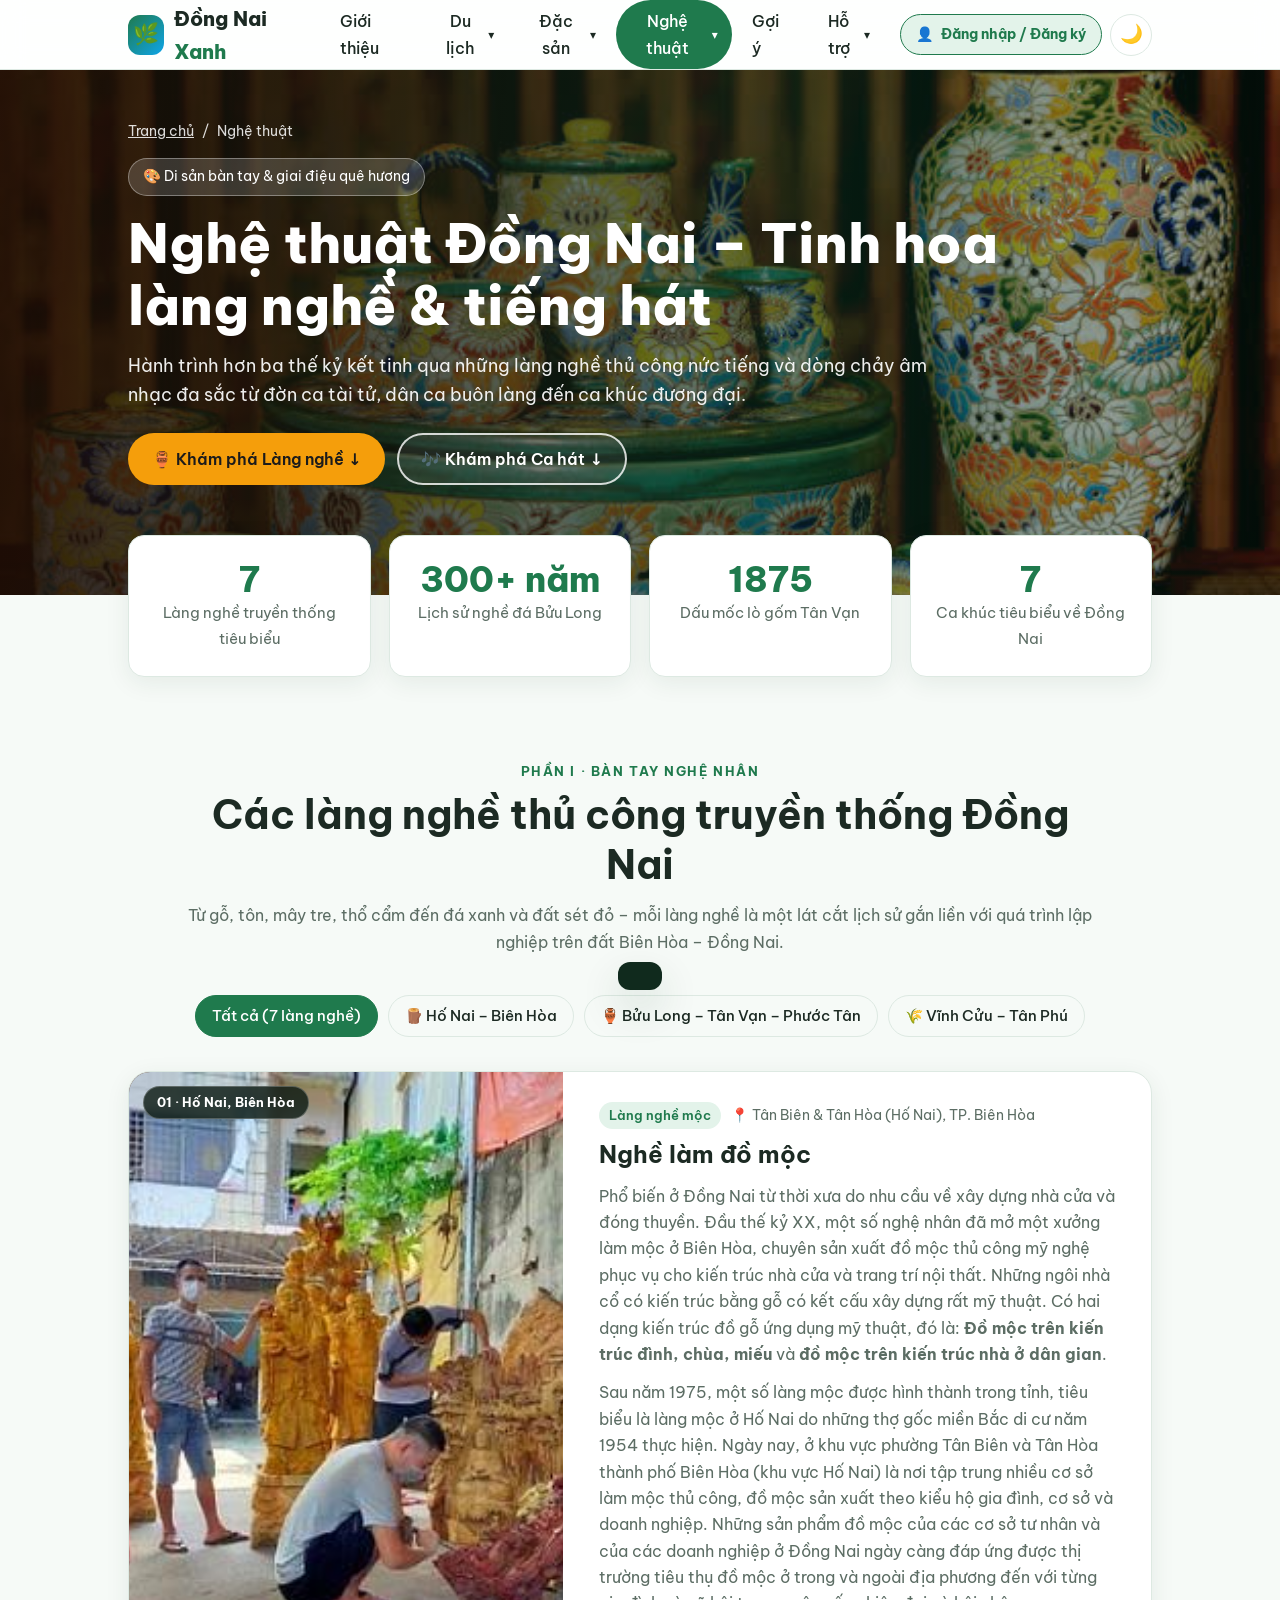
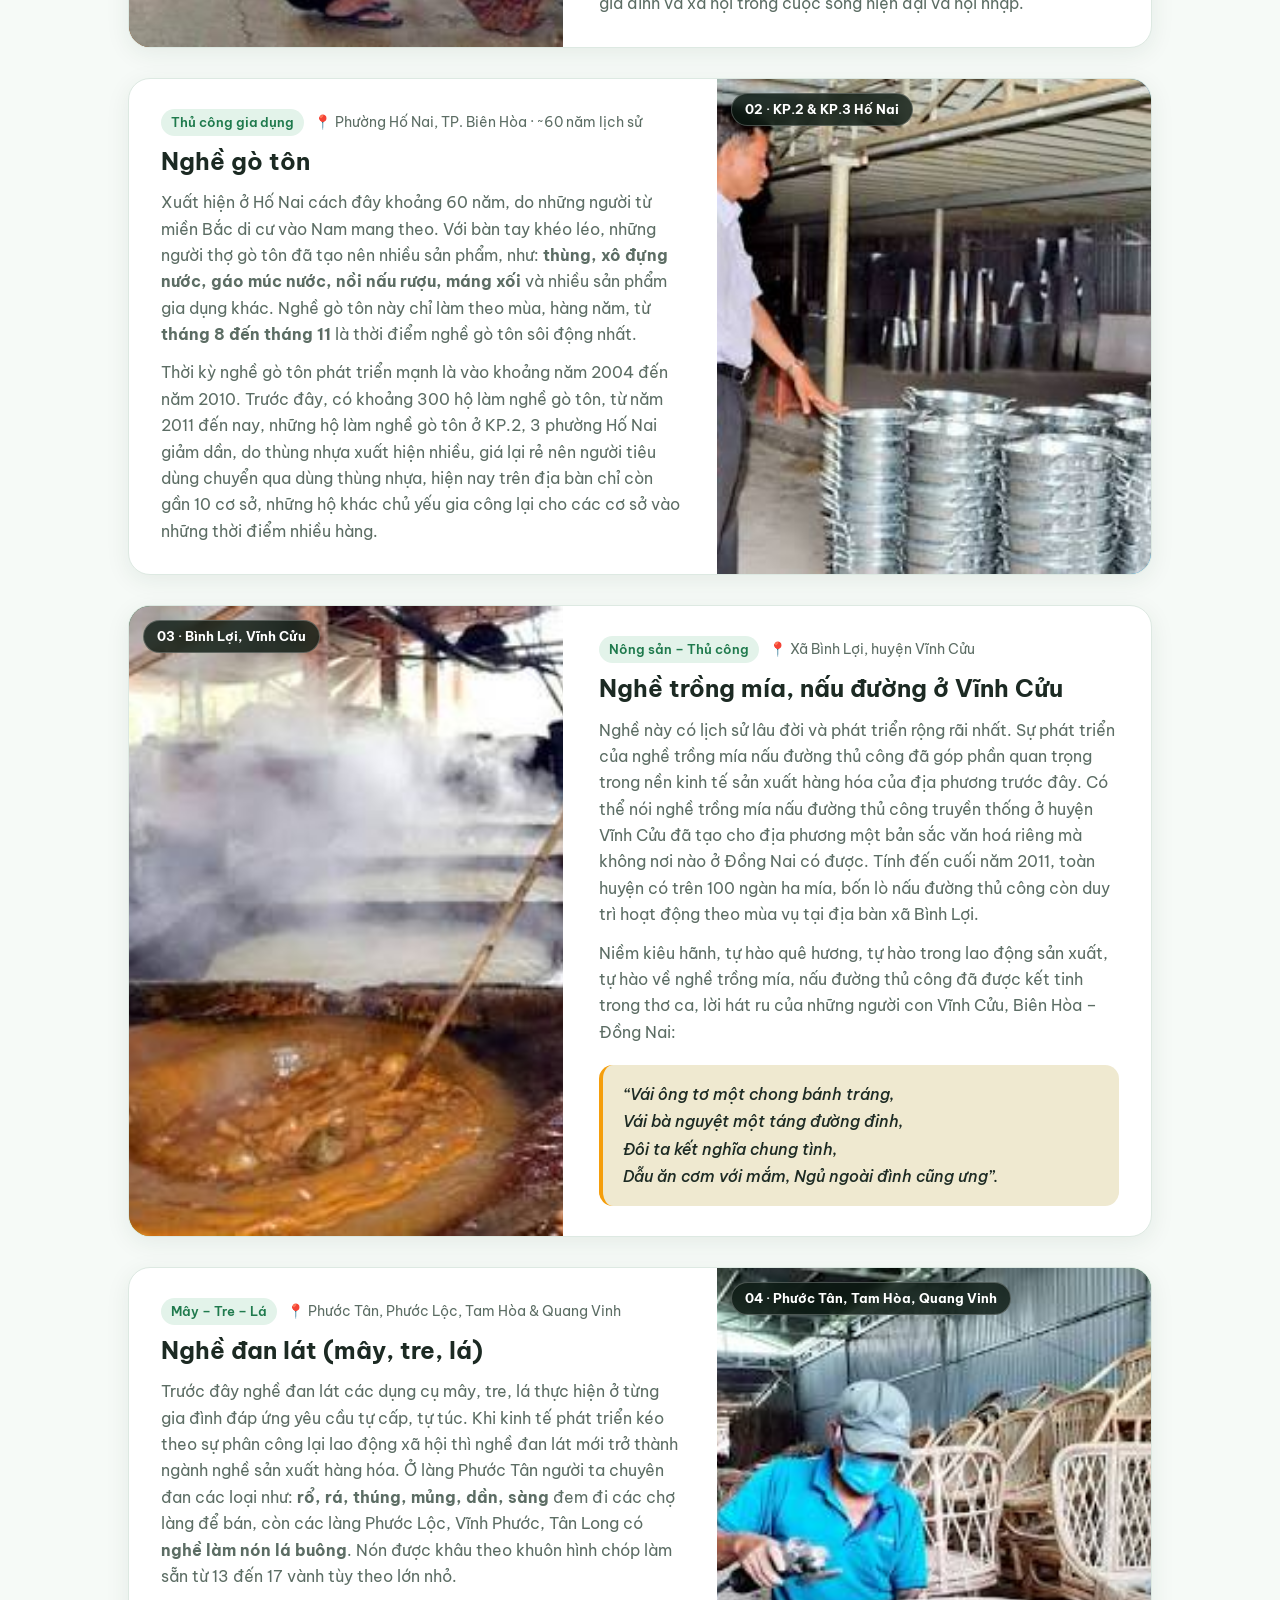
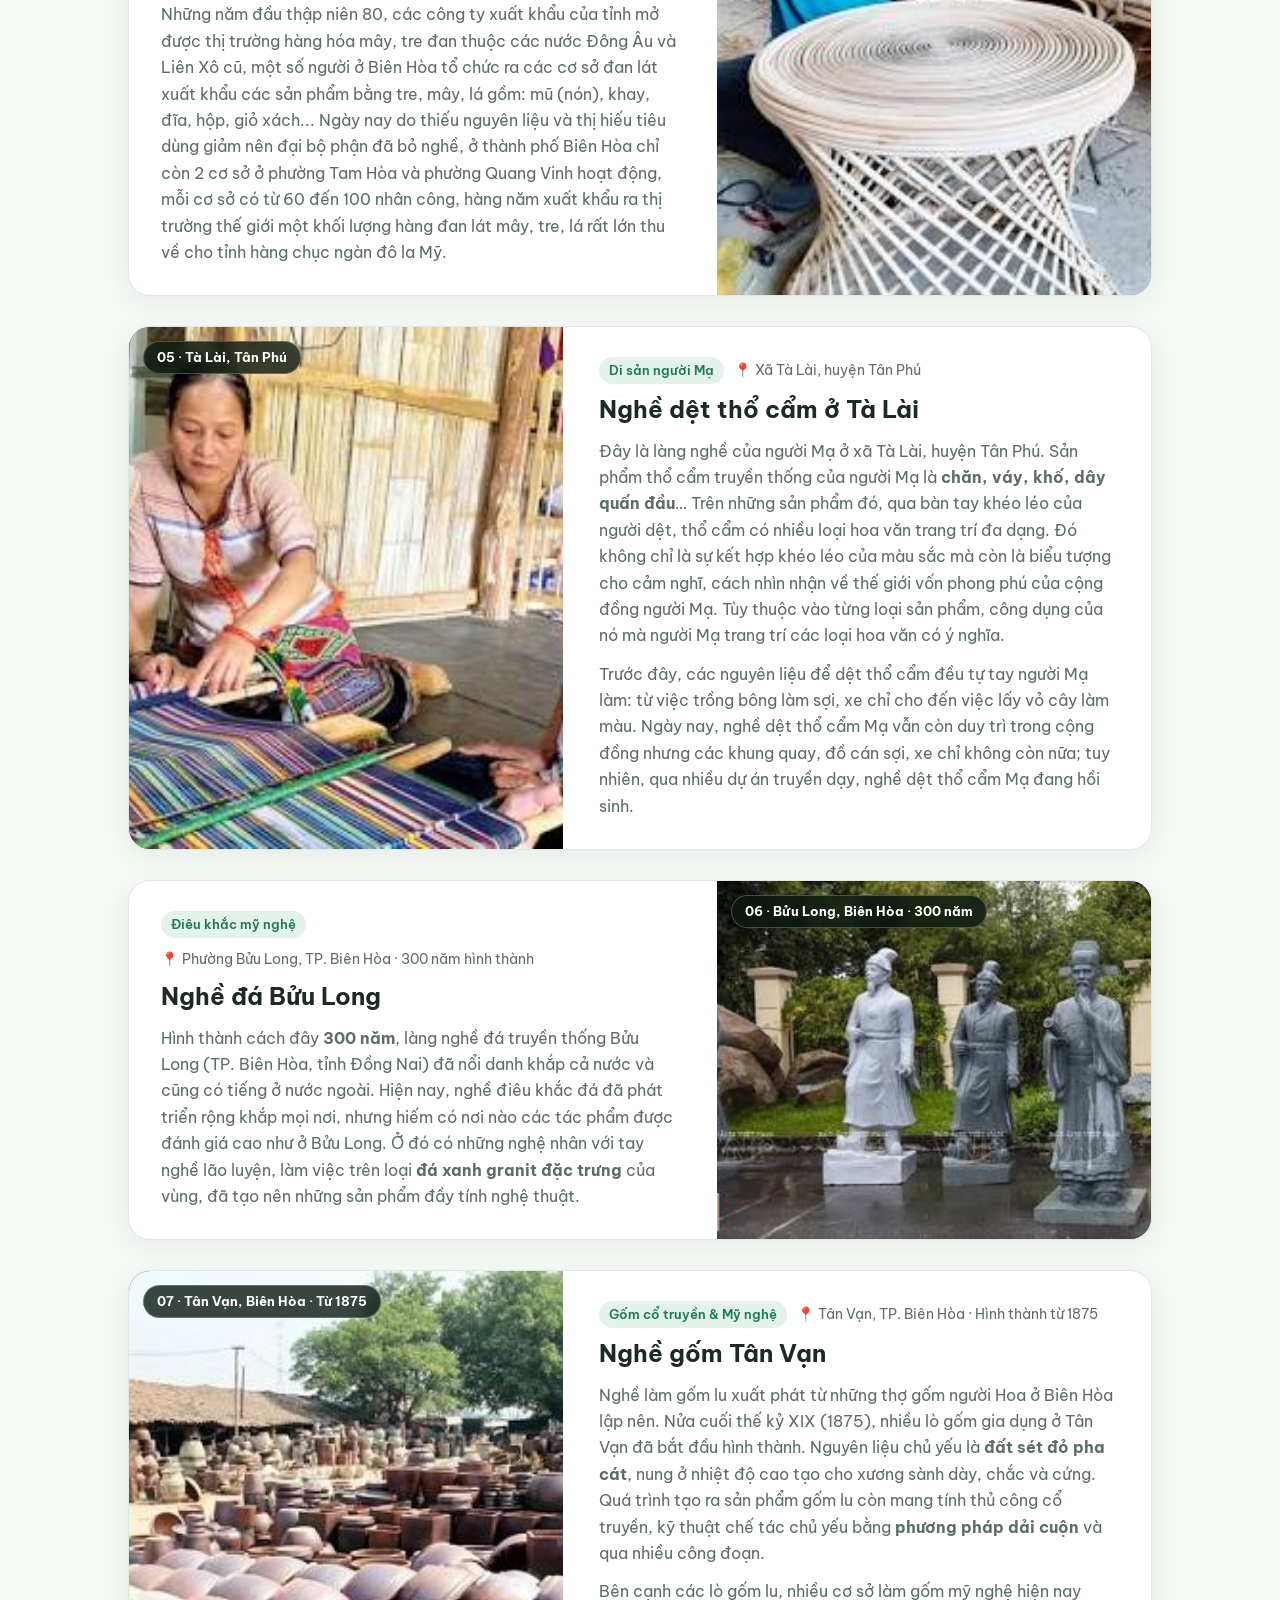
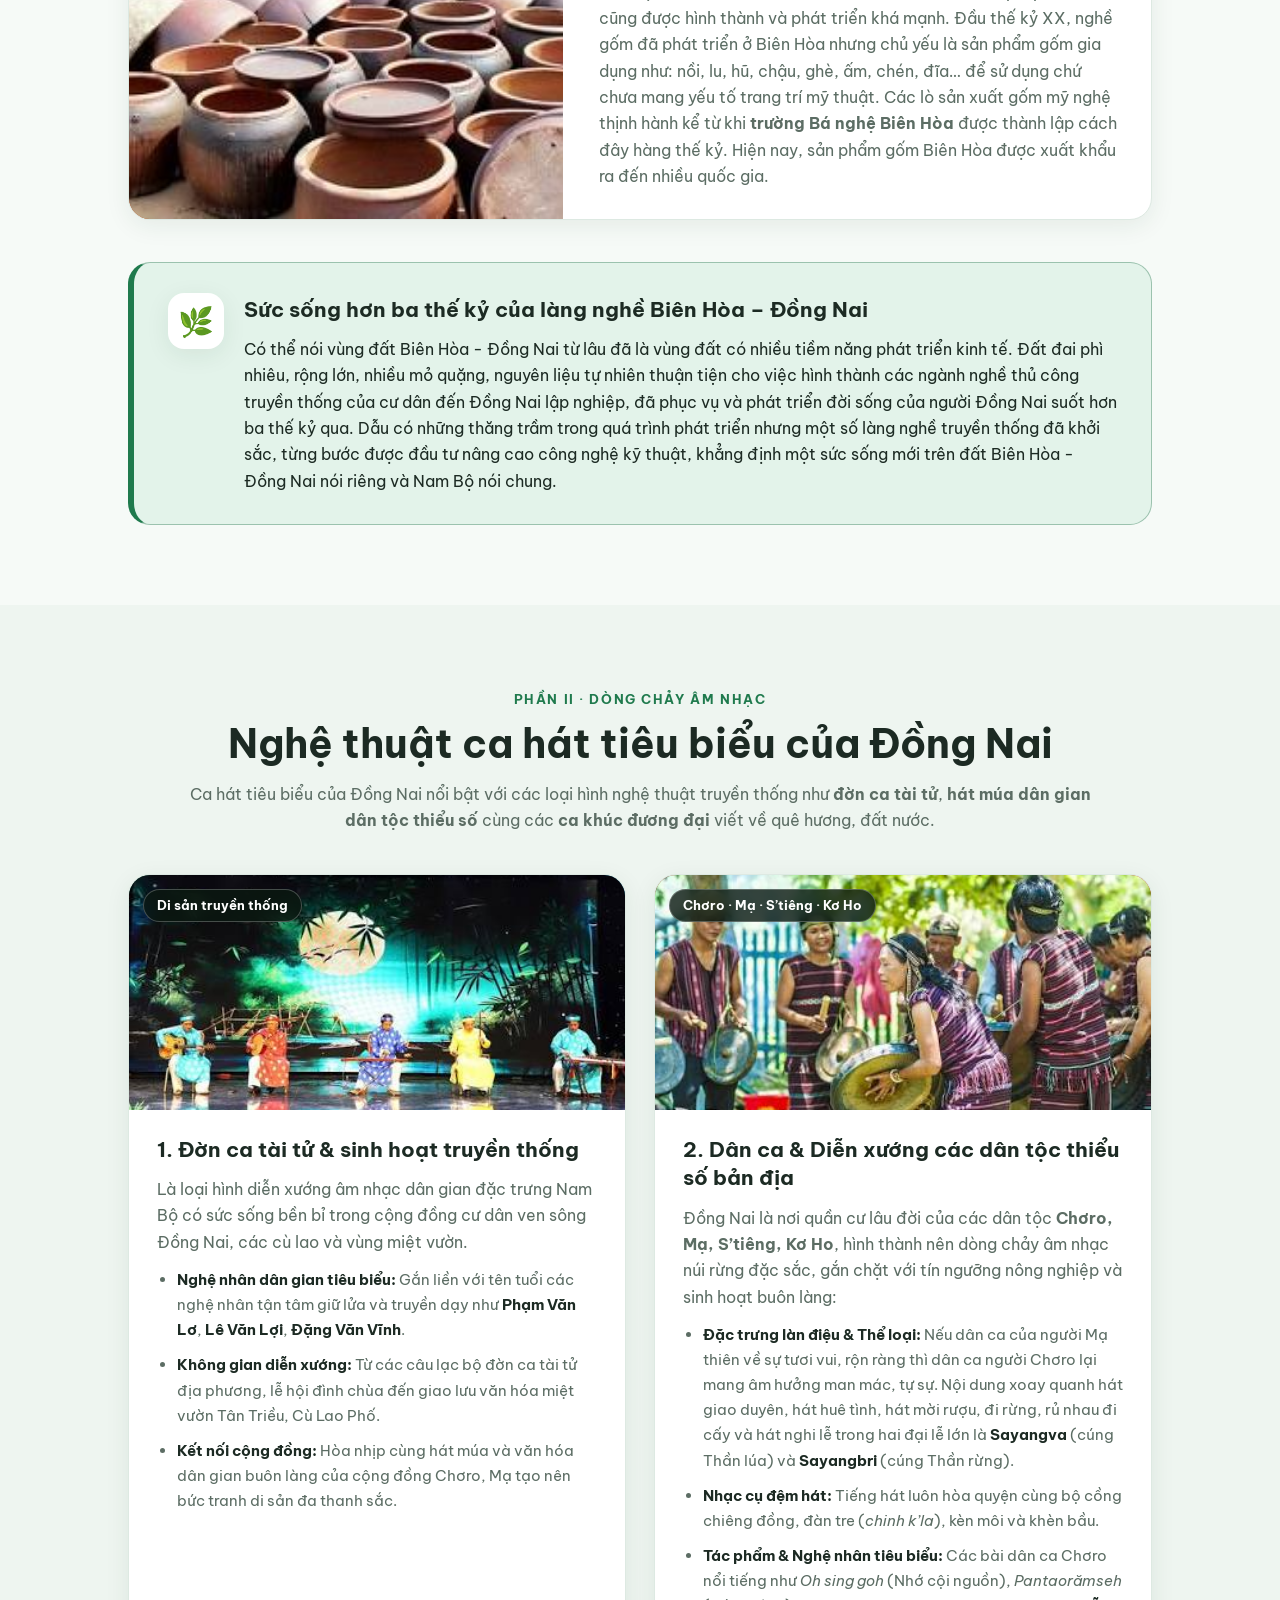
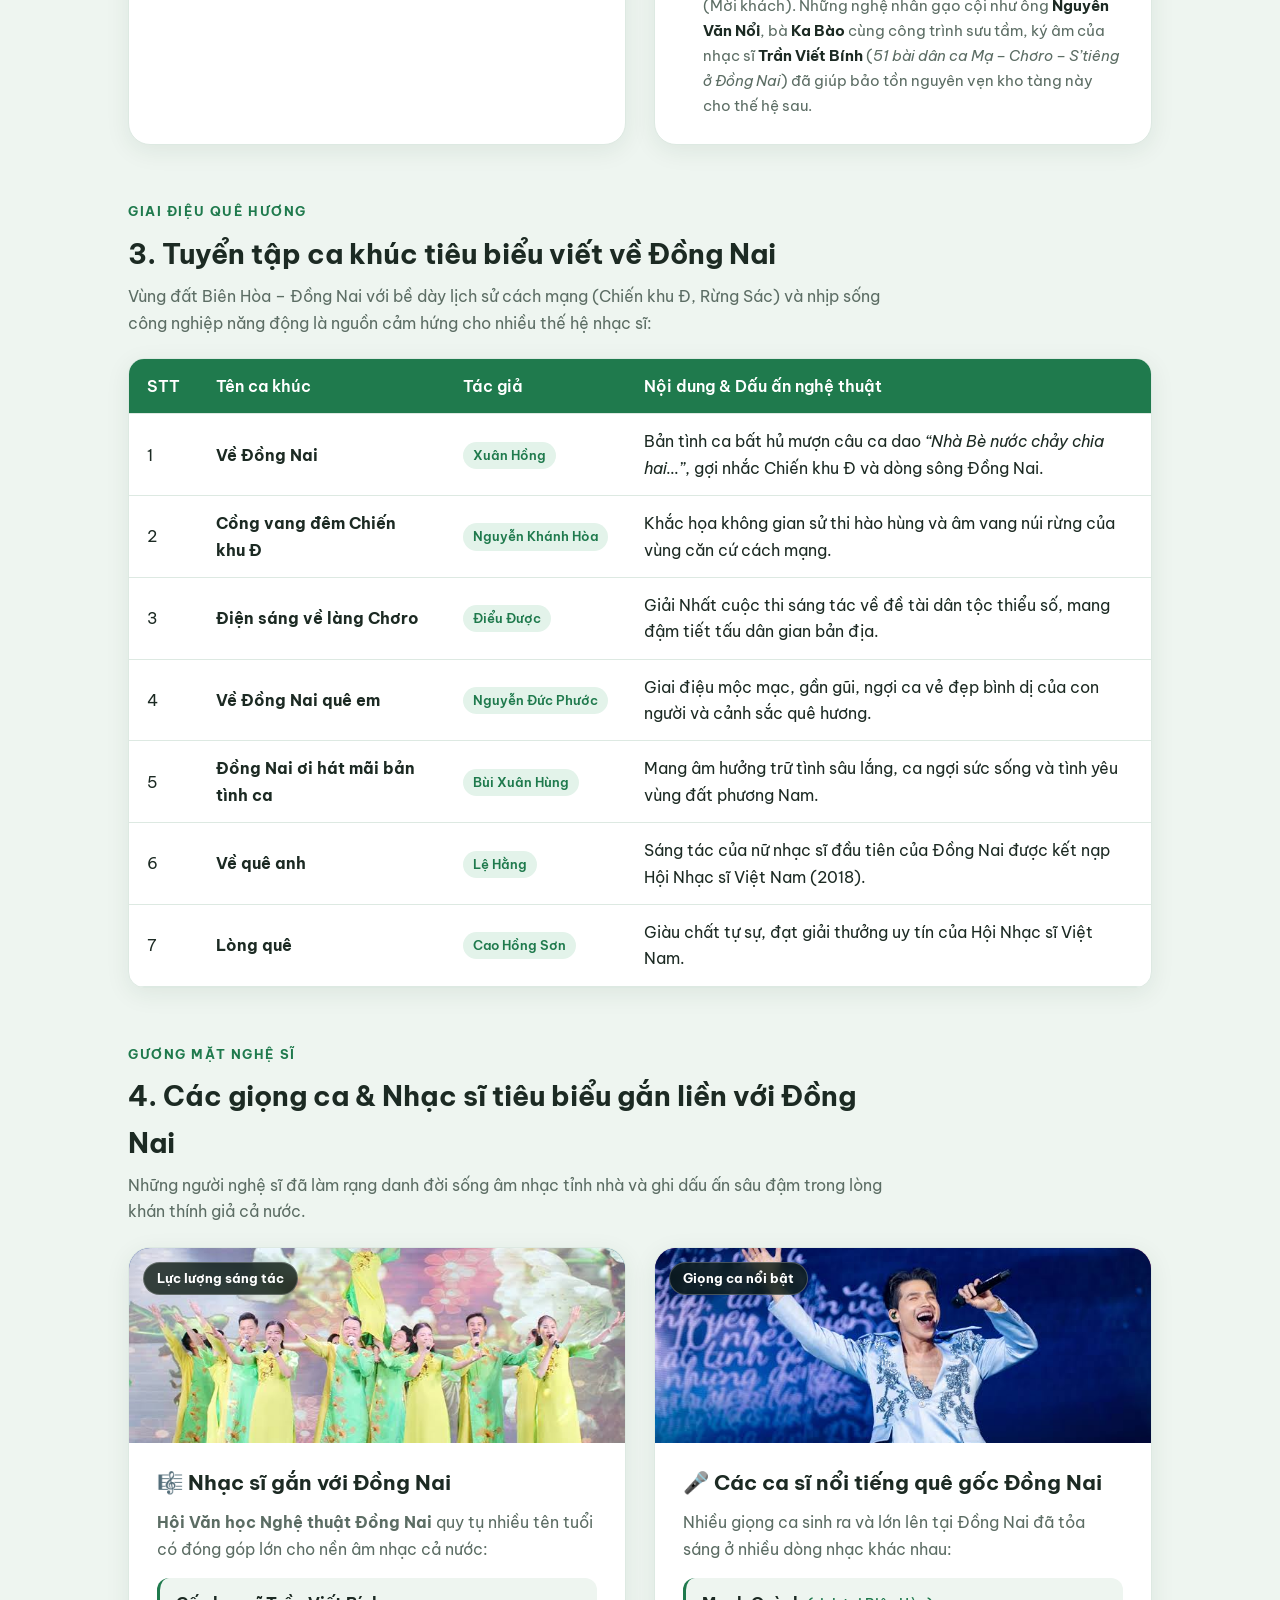
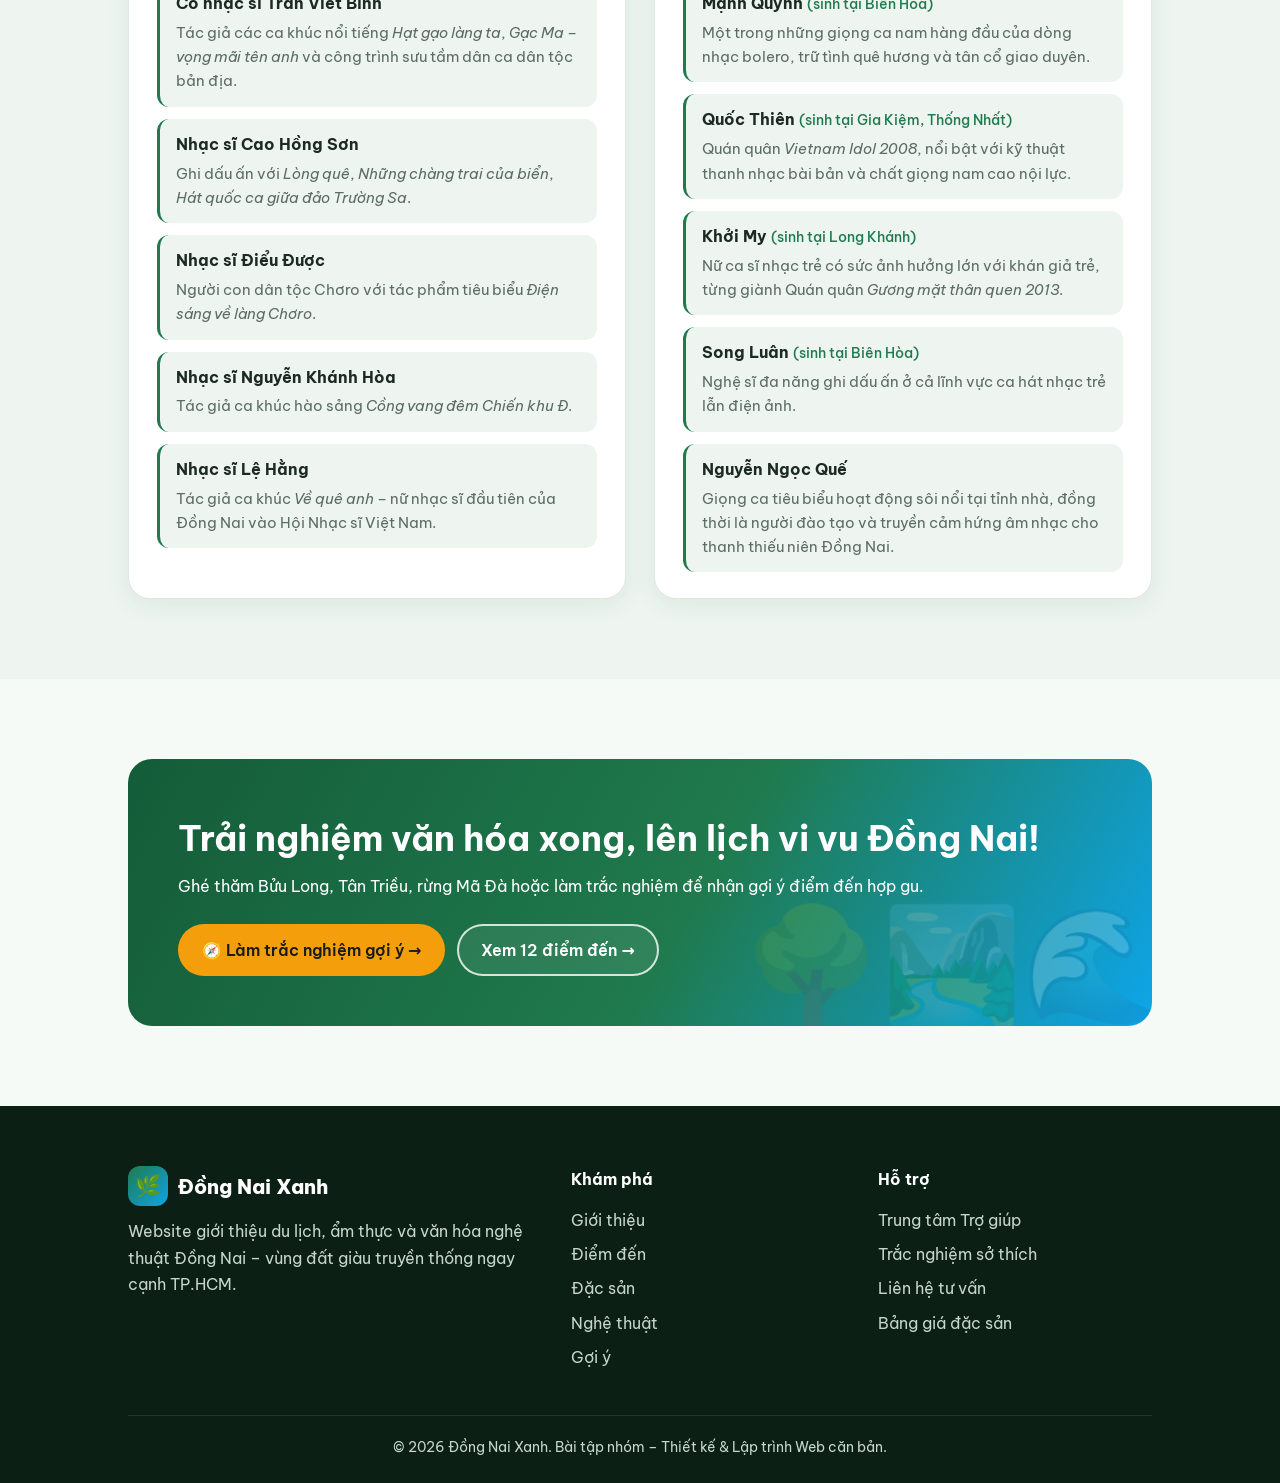
<file: nghe-thuat.html>
<!DOCTYPE html>
<html lang="vi">
<head>
  <meta charset="UTF-8">
  <meta name="viewport" content="width=device-width, initial-scale=1.0">
  <meta name="description" content="Khám phá nghệ thuật Đồng Nai qua hai dòng chảy đặc sắc: 7 làng nghề thủ công truyền thống hơn ba thế kỷ và nghệ thuật ca hát từ đờn ca tài tử, dân ca buôn làng đến âm nhạc đương đại.">
  <title>Nghệ thuật Đồng Nai | Đồng Nai Xanh</title>
  <link rel="preconnect" href="https://fonts.googleapis.com">
  <link rel="preconnect" href="https://fonts.gstatic.com" crossorigin>
  <link href="https://fonts.googleapis.com/css2?family=Be+Vietnam+Pro:wght@400;500;600;700;800&display=swap" rel="stylesheet">
  <link rel="stylesheet" href="css/style.css">
</head>
<body>
  <a href="#main" class="skip-link">Bỏ qua tới nội dung chính</a>

  <!-- ===== HEADER ===== -->
  <header class="site-header" id="siteHeader">
    <div class="container header-inner">
      <a href="index.html" class="logo" aria-label="Đồng Nai Xanh - Trang chủ">
        <span class="logo-icon" aria-hidden="true">🌿</span>
        <span>Đồng Nai <em>Xanh</em></span>
      </a>

      <nav class="main-nav" id="mainNav" aria-label="Điều hướng chính">
        <ul class="nav-list">
          <li><a href="gioi-thieu.html">Giới thiệu</a></li>
          <li class="has-dropdown">
            <button class="dropdown-toggle" type="button" aria-expanded="false" aria-controls="dd-dulich">Du lịch <span class="caret" aria-hidden="true">▾</span></button>
            <ul class="dropdown" id="dd-dulich">
              <li><a href="index.html"><span aria-hidden="true">🏞️</span> Tổng quan du lịch</a></li>
              <li><a href="index.html#diem-den"><span aria-hidden="true">📍</span> Điểm đến</a></li>
              <li><a href="index.html#ban-do"><span aria-hidden="true">🗺️</span> Bản đồ du lịch</a></li>
              <li><a href="index.html#kinh-nghiem"><span aria-hidden="true">🧭</span> Kinh nghiệm</a></li>
            </ul>
          </li>
          <li class="has-dropdown">
            <button class="dropdown-toggle" type="button" aria-expanded="false" aria-controls="dd-dacsan">Đặc sản <span class="caret" aria-hidden="true">▾</span></button>
            <ul class="dropdown" id="dd-dacsan">
              <li><a href="dac-san.html"><span aria-hidden="true">🍲</span> Tổng quan đặc sản</a></li>
              <li><a href="dac-san.html#mon-ngon"><span aria-hidden="true">🥢</span> Món ngon</a></li>
              <li><a href="dac-san.html#bang-gia"><span aria-hidden="true">💰</span> Bảng giá</a></li>
            </ul>
          </li>
          <li class="has-dropdown">
            <button class="dropdown-toggle active" type="button" aria-expanded="false" aria-controls="dd-nghethuat">Nghệ thuật <span class="caret" aria-hidden="true">▾</span></button>
            <ul class="dropdown" id="dd-nghethuat">
              <li><a href="nghe-thuat.html" aria-current="page"><span aria-hidden="true">🎨</span> Tổng quan nghệ thuật</a></li>
              <li><a href="#lang-nghe"><span aria-hidden="true">🏺</span> Làng nghề truyền thống</a></li>
              <li><a href="#ca-hat"><span aria-hidden="true">🎶</span> Nghệ thuật ca hát</a></li>
            </ul>
          </li>
          <li><a href="goi-y.html">Gợi ý</a></li>
          <li class="has-dropdown">
            <button class="dropdown-toggle" type="button" aria-expanded="false" aria-controls="dd-hotro">Hỗ trợ <span class="caret" aria-hidden="true">▾</span></button>
            <ul class="dropdown" id="dd-hotro">
              <li><a href="ho-tro.html"><span class="help-circle-icon" aria-hidden="true">?</span> Trợ giúp</a></li>
              <li><a href="ho-tro.html#chu-de-pho-bien"><span aria-hidden="true">🔥</span> Chủ đề phổ biến</a></li>
              <li><a href="index.html#lien-he"><span aria-hidden="true">📞</span> Liên hệ tư vấn</a></li>
            </ul>
          </li>
        </ul>
      </nav>

      <div class="header-actions">
        <a href="dang-nhap.html" class="btn-auth" id="headerAuthBtn">
          <span aria-hidden="true">👤</span>
          <span class="auth-label">Đăng nhập<span class="auth-extra"> / Đăng ký</span></span>
        </a>
        <button class="icon-btn" id="themeToggle" type="button" aria-label="Chuyển chế độ sáng/tối">🌙</button>
        <button class="icon-btn menu-toggle" id="menuToggle" type="button" aria-label="Mở menu" aria-expanded="false" aria-controls="mainNav"><span></span></button>
      </div>
    </div>
  </header>

  <main id="main">
    <!-- ===== PAGE HERO ===== -->
    <!-- THAY ẢNH BANNER: đặt file images/hero-nghe-thuat.jpg vào thư mục images -->
    <section class="page-hero art-hero" style="background-image: url('images/hero-nghe-thuat.jpg'), linear-gradient(135deg, #3b1d0a, #145c39 58%, #0e7490);">
      <div class="container">
        <nav class="breadcrumb" aria-label="Breadcrumb">
          <a href="index.html">Trang chủ</a><span>/</span><span>Nghệ thuật</span>
        </nav>
        <span class="slide-tag">🎨 Di sản bàn tay &amp; giai điệu quê hương</span>
        <h1>Nghệ thuật Đồng Nai – Tinh hoa làng nghề &amp; tiếng hát</h1>
        <p>Hành trình hơn ba thế kỷ kết tinh qua những làng nghề thủ công nức tiếng và dòng chảy âm nhạc đa sắc từ đờn ca tài tử, dân ca buôn làng đến ca khúc đương đại.</p>
        <div class="slide-actions">
          <a href="#lang-nghe" class="btn btn-accent">🏺 Khám phá Làng nghề ↓</a>
          <a href="#ca-hat" class="btn btn-ghost">🎶 Khám phá Ca hát ↓</a>
        </div>
      </div>
    </section>

    <!-- ===== THỐNG KÊ ===== -->
    <section class="stats" aria-label="Con số nổi bật">
      <div class="container stats-grid">
        <div class="stat reveal"><span class="stat-number" data-count="7">0</span><span class="stat-label">Làng nghề truyền thống tiêu biểu</span></div>
        <div class="stat reveal"><span class="stat-number" data-count="300" data-suffix="+ năm">0</span><span class="stat-label">Lịch sử nghề đá Bửu Long</span></div>
        <div class="stat reveal"><span class="stat-number" data-count="1875">0</span><span class="stat-label">Dấu mốc lò gốm Tân Vạn</span></div>
        <div class="stat reveal"><span class="stat-number" data-count="7">0</span><span class="stat-label">Ca khúc tiêu biểu về Đồng Nai</span></div>
      </div>
    </section>

    <!-- =========================================================
         PHẦN 1: LÀNG NGHỀ TRUYỀN THỐNG
         ========================================================= -->
    <section class="section" id="lang-nghe">
      <div class="container">
        <header class="section-head reveal">
          <span class="eyebrow">Phần I · Bàn tay nghệ nhân</span>
          <h2>Các làng nghề thủ công truyền thống Đồng Nai</h2>
          <p>Từ gỗ, tôn, mây tre, thổ cẩm đến đá xanh và đất sét đỏ – mỗi làng nghề là một lát cắt lịch sử gắn liền với quá trình lập nghiệp trên đất Biên Hòa – Đồng Nai.</p>
        </header>

        <!-- Bộ lọc nhanh làng nghề theo khu vực -->
        <div class="art-filter-bar reveal" role="group" aria-label="Lọc làng nghề theo địa bàn">
          <button class="chip craft-chip active" type="button" data-region="all">Tất cả (7 làng nghề)</button>
          <button class="chip craft-chip" type="button" data-region="ho-nai">🪵 Hố Nai – Biên Hòa</button>
          <button class="chip craft-chip" type="button" data-region="ven-song">🏺 Bửu Long – Tân Vạn – Phước Tân</button>
          <button class="chip craft-chip" type="button" data-region="mien-que">🌾 Vĩnh Cửu – Tân Phú</button>
        </div>

        <div class="craft-list" id="craftList">
          <!-- 1. Nghề làm đồ mộc -->
          <article class="craft-card reveal" data-region="ho-nai" data-art-id="nghe-moc">
            <figure class="art-media" style="--art-bg1:#5c3317; --art-bg2:#b45309;">
              <!-- THAY ẢNH TẠI ĐÂY: Đặt file images/nghe-moc.jpg hoặc đổi src bên dưới -->
              <img src="images/nghe-moc.jpg" alt="Nghề làm đồ mộc ở Biên Hòa – Hố Nai" loading="lazy" onerror="this.style.display='none'">
              <svg class="art-placeholder-svg" viewBox="0 0 480 320" role="img" aria-label="Minh họa tượng trưng nghề làm đồ mộc">
                <defs>
                  <linearGradient id="woodGrad" x1="0" y1="0" x2="1" y2="1">
                    <stop offset="0%" stop-color="#fde68a" stop-opacity="0.25"/>
                    <stop offset="100%" stop-color="#78350f" stop-opacity="0.4"/>
                  </linearGradient>
                </defs>
                <rect width="480" height="320" fill="url(#woodGrad)"/>
                <circle cx="390" cy="70" r="95" fill="rgba(255,255,255,0.07)"/>
                <!-- Mái đình & cột gỗ chạm khắc -->
                <path d="M90 155 Q240 85 390 155 L365 168 Q240 112 115 168 Z" fill="#fef3c7" opacity="0.92"/>
                <rect x="135" y="168" width="18" height="82" rx="4" fill="#fde68a"/>
                <rect x="231" y="168" width="18" height="82" rx="4" fill="#fde68a"/>
                <rect x="327" y="168" width="18" height="82" rx="4" fill="#fde68a"/>
                <rect x="105" y="250" width="270" height="12" rx="6" fill="#fef3c7"/>
                <!-- Vân gỗ & đục chạm -->
                <circle cx="240" cy="208" r="24" fill="none" stroke="#fef3c7" stroke-width="3" stroke-dasharray="6 4"/>
                <text x="240" y="292" text-anchor="middle" fill="#fff" font-size="14" font-weight="600" opacity="0.88">🪵 Minh họa: Nghề mộc mỹ nghệ (thêm ảnh: images/nghe-moc.jpg)</text>
              </svg>
              <span class="art-slot-badge">01 · Hố Nai, Biên Hòa</span>
            </figure>

            <div class="craft-body">
              <div class="craft-meta">
                <span class="pill">Làng nghề mộc</span>
                <span>📍 Tân Biên &amp; Tân Hòa (Hố Nai), TP. Biên Hòa</span>
              </div>
              <h3>Nghề làm đồ mộc</h3>
              <p>Phổ biến ở Đồng Nai từ thời xưa do nhu cầu về xây dựng nhà cửa và đóng thuyền. Đầu thế kỷ XX, một số nghệ nhân đã mở một xưởng làm mộc ở Biên Hòa, chuyên sản xuất đồ mộc thủ công mỹ nghệ phục vụ cho kiến trúc nhà cửa và trang trí nội thất. Những ngôi nhà cổ có kiến trúc bằng gỗ có kết cấu xây dựng rất mỹ thuật. Có hai dạng kiến trúc đồ gỗ ứng dụng mỹ thuật, đó là: <strong>Đồ mộc trên kiến trúc đình, chùa, miếu</strong> và <strong>đồ mộc trên kiến trúc nhà ở dân gian</strong>.</p>
              <p>Sau năm 1975, một số làng mộc được hình thành trong tỉnh, tiêu biểu là làng mộc ở Hố Nai do những thợ gốc miền Bắc di cư năm 1954 thực hiện. Ngày nay, ở khu vực phường Tân Biên và Tân Hòa thành phố Biên Hòa (khu vực Hố Nai) là nơi tập trung nhiều cơ sở làm mộc thủ công, đồ mộc sản xuất theo kiểu hộ gia đình, cơ sở và doanh nghiệp. Những sản phẩm đồ mộc của các cơ sở tư nhân và của các doanh nghiệp ở Đồng Nai ngày càng đáp ứng được thị trường tiêu thụ đồ mộc ở trong và ngoài địa phương đến với từng gia đình và xã hội trong cuộc sống hiện đại và hội nhập.</p>
            </div>
          </article>

          <!-- 2. Nghề gò tôn -->
          <article class="craft-card reverse reveal" data-region="ho-nai" data-art-id="nghe-go-ton">
            <figure class="art-media" style="--art-bg1:#334155; --art-bg2:#0ea5e9;">
              <!-- THAY ẢNH TẠI ĐÂY: Đặt file images/nghe-go-ton.jpg hoặc đổi src bên dưới -->
              <img src="images/nghe-go-ton.jpg" alt="Nghề gò tôn ở Hố Nai" loading="lazy" onerror="this.style.display='none'">
              <svg class="art-placeholder-svg" viewBox="0 0 480 320" role="img" aria-label="Minh họa tượng trưng nghề gò tôn">
                <circle cx="110" cy="80" r="90" fill="rgba(255,255,255,0.08)"/>
                <!-- Xô tôn & thùng nước -->
                <polygon points="150,125 250,125 235,235 165,235" fill="rgba(241,245,249,0.9)" stroke="#e2e8f0" stroke-width="3"/>
                <path d="M152 125 Q200 72 248 125" fill="none" stroke="#f8fafc" stroke-width="4"/>
                <line x1="158" y1="162" x2="242" y2="162" stroke="#64748b" stroke-width="2.5"/>
                <line x1="162" y1="198" x2="238" y2="198" stroke="#64748b" stroke-width="2.5"/>
                <!-- Búa gò thủ công -->
                <rect x="305" y="135" width="12" height="105" rx="5" transform="rotate(28 311 187)" fill="#fde68a"/>
                <rect x="292" y="118" width="58" height="22" rx="4" transform="rotate(28 321 129)" fill="#f8fafc"/>
                <text x="240" y="292" text-anchor="middle" fill="#fff" font-size="14" font-weight="600" opacity="0.9">🔨 Minh họa: Nghề gò tôn Hố Nai (thêm ảnh: images/nghe-go-ton.jpg)</text>
              </svg>
              <span class="art-slot-badge">02 · KP.2 &amp; KP.3 Hố Nai</span>
            </figure>

            <div class="craft-body">
              <div class="craft-meta">
                <span class="pill">Thủ công gia dụng</span>
                <span>📍 Phường Hố Nai, TP. Biên Hòa · ~60 năm lịch sử</span>
              </div>
              <h3>Nghề gò tôn</h3>
              <p>Xuất hiện ở Hố Nai cách đây khoảng 60 năm, do những người từ miền Bắc di cư vào Nam mang theo. Với bàn tay khéo léo, những người thợ gò tôn đã tạo nên nhiều sản phẩm, như: <strong>thùng, xô đựng nước, gáo múc nước, nồi nấu rượu, máng xối</strong> và nhiều sản phẩm gia dụng khác. Nghề gò tôn này chỉ làm theo mùa, hàng năm, từ <strong>tháng 8 đến tháng 11</strong> là thời điểm nghề gò tôn sôi động nhất.</p>
              <p>Thời kỳ nghề gò tôn phát triển mạnh là vào khoảng năm 2004 đến năm 2010. Trước đây, có khoảng 300 hộ làm nghề gò tôn, từ năm 2011 đến nay, những hộ làm nghề gò tôn ở KP.2, 3 phường Hố Nai giảm dần, do thùng nhựa xuất hiện nhiều, giá lại rẻ nên người tiêu dùng chuyển qua dùng thùng nhựa, hiện nay trên địa bàn chỉ còn gần 10 cơ sở, những hộ khác chủ yếu gia công lại cho các cơ sở vào những thời điểm nhiều hàng.</p>
            </div>
          </article>

          <!-- 3. Nghề trồng mía, nấu đường ở Vĩnh Cửu -->
          <article class="craft-card reveal" data-region="mien-que" data-art-id="nghe-mia-duong">
            <figure class="art-media" style="--art-bg1:#166534; --art-bg2:#eab308;">
              <!-- THAY ẢNH TẠI ĐÂY: Đặt file images/nghe-mia-duong.jpg hoặc đổi src bên dưới -->
              <img src="images/nghe-mia-duong.jpg" alt="Nghề trồng mía, nấu đường ở Vĩnh Cửu" loading="lazy" onerror="this.style.display='none'">
              <svg class="art-placeholder-svg" viewBox="0 0 480 320" role="img" aria-label="Minh họa tượng trưng nghề trồng mía nấu đường Vĩnh Cửu">
                <circle cx="380" cy="80" r="75" fill="rgba(254,240,138,0.18)"/>
                <!-- Cây mía -->
                <line x1="130" y1="75" x2="130" y2="245" stroke="#bbf7d0" stroke-width="10" stroke-linecap="round"/>
                <line x1="160" y1="90" x2="160" y2="245" stroke="#dcfce7" stroke-width="9" stroke-linecap="round"/>
                <path d="M130 90 Q95 65 78 85 M130 105 Q165 75 185 95 M160 105 Q195 80 212 102" fill="none" stroke="#dcfce7" stroke-width="4" stroke-linecap="round"/>
                <!-- Chảo nấu đường & lửa hồng -->
                <path d="M235 175 Q305 245 375 175 Z" fill="#fef08a"/>
                <ellipse cx="305" cy="175" rx="70" ry="14" fill="#ca8a04"/>
                <path d="M282 238 Q305 202 328 238" fill="#fb923c"/>
                <path d="M275 142 Q268 122 278 106 M305 138 Q298 115 308 98 M335 142 Q328 122 338 106" fill="none" stroke="rgba(255,255,255,0.7)" stroke-width="3" stroke-linecap="round"/>
                <text x="240" y="292" text-anchor="middle" fill="#fff" font-size="14" font-weight="600" opacity="0.9">🎋 Minh họa: Mía đường Vĩnh Cửu (thêm ảnh: images/nghe-mia-duong.jpg)</text>
              </svg>
              <span class="art-slot-badge">03 · Bình Lợi, Vĩnh Cửu</span>
            </figure>

            <div class="craft-body">
              <div class="craft-meta">
                <span class="pill">Nông sản – Thủ công</span>
                <span>📍 Xã Bình Lợi, huyện Vĩnh Cửu</span>
              </div>
              <h3>Nghề trồng mía, nấu đường ở Vĩnh Cửu</h3>
              <p>Nghề này có lịch sử lâu đời và phát triển rộng rãi nhất. Sự phát triển của nghề trồng mía nấu đường thủ công đã góp phần quan trọng trong nền kinh tế sản xuất hàng hóa của địa phương trước đây. Có thể nói nghề trồng mía nấu đường thủ công truyền thống ở huyện Vĩnh Cửu đã tạo cho địa phương một bản sắc văn hoá riêng mà không nơi nào ở Đồng Nai có được. Tính đến cuối năm 2011, toàn huyện có trên 100 ngàn ha mía, bốn lò nấu đường thủ công còn duy trì hoạt động theo mùa vụ tại địa bàn xã Bình Lợi.</p>
              <p>Niềm kiêu hãnh, tự hào quê hương, tự hào trong lao động sản xuất, tự hào về nghề trồng mía, nấu đường thủ công đã được kết tinh trong thơ ca, lời hát ru của những người con Vĩnh Cửu, Biên Hòa – Đồng Nai:</p>
              <blockquote class="folk-verse">
                “Vái ông tơ một chong bánh tráng,<br>
                Vái bà nguyệt một táng đường đinh,<br>
                Đôi ta kết nghĩa chung tình,<br>
                Dẫu ăn cơm với mắm, Ngủ ngoài đình cũng ưng”.
              </blockquote>
            </div>
          </article>

          <!-- 4. Nghề đan lát (mây, tre, lá) -->
          <article class="craft-card reverse reveal" data-region="ven-song" data-art-id="nghe-dan-lat">
            <figure class="art-media" style="--art-bg1:#3f6212; --art-bg2:#14b8a6;">
              <!-- THAY ẢNH TẠI ĐÂY: Đặt file images/nghe-dan-lat.jpg hoặc đổi src bên dưới -->
              <img src="images/nghe-dan-lat.jpg" alt="Nghề đan lát mây tre lá Biên Hòa" loading="lazy" onerror="this.style.display='none'">
              <svg class="art-placeholder-svg" viewBox="0 0 480 320" role="img" aria-label="Minh họa tượng trưng nghề đan lát mây tre lá">
                <!-- Nón lá buông -->
                <polygon points="185,95 95,215 275,215" fill="rgba(254,249,195,0.9)" stroke="#fde047" stroke-width="3"/>
                <path d="M155 135 Q185 148 215 135 M132 165 Q185 182 238 165 M112 195 Q185 214 258 195" fill="none" stroke="#a16207" stroke-width="2"/>
                <!-- Rổ mây tre đan -->
                <ellipse cx="335" cy="185" rx="68" ry="42" fill="#fef08a" opacity="0.92"/>
                <ellipse cx="335" cy="168" rx="68" ry="20" fill="#ca8a04"/>
                <path d="M285 185 L385 185 M295 202 L375 202 M315 168 L315 224 M335 168 L335 227 M355 168 L355 224" stroke="#854d0e" stroke-width="2"/>
                <text x="240" y="292" text-anchor="middle" fill="#fff" font-size="14" font-weight="600" opacity="0.9">🧺 Minh họa: Đan lát mây tre lá (thêm ảnh: images/nghe-dan-lat.jpg)</text>
              </svg>
              <span class="art-slot-badge">04 · Phước Tân, Tam Hòa, Quang Vinh</span>
            </figure>

            <div class="craft-body">
              <div class="craft-meta">
                <span class="pill">Mây – Tre – Lá</span>
                <span>📍 Phước Tân, Phước Lộc, Tam Hòa &amp; Quang Vinh</span>
              </div>
              <h3>Nghề đan lát (mây, tre, lá)</h3>
              <p>Trước đây nghề đan lát các dụng cụ mây, tre, lá thực hiện ở từng gia đình đáp ứng yêu cầu tự cấp, tự túc. Khi kinh tế phát triển kéo theo sự phân công lại lao động xã hội thì nghề đan lát mới trở thành ngành nghề sản xuất hàng hóa. Ở làng Phước Tân người ta chuyên đan các loại như: <strong>rổ, rá, thúng, mủng, dần, sàng</strong> đem đi các chợ làng để bán, còn các làng Phước Lộc, Vĩnh Phước, Tân Long có <strong>nghề làm nón lá buông</strong>. Nón được khâu theo khuôn hình chóp làm sẵn từ 13 đến 17 vành tùy theo lớn nhỏ.</p>
              <p>Những năm đầu thập niên 80, các công ty xuất khẩu của tỉnh mở được thị trường hàng hóa mây, tre đan thuộc các nước Đông Âu và Liên Xô cũ, một số người ở Biên Hòa tổ chức ra các cơ sở đan lát xuất khẩu các sản phẩm bằng tre, mây, lá gồm: mũ (nón), khay, đĩa, hộp, giỏ xách... Ngày nay do thiếu nguyên liệu và thị hiếu tiêu dùng giảm nên đại bộ phận đã bỏ nghề, ở thành phố Biên Hòa chỉ còn 2 cơ sở ở phường Tam Hòa và phường Quang Vinh hoạt động, mỗi cơ sở có từ 60 đến 100 nhân công, hàng năm xuất khẩu ra thị trường thế giới một khối lượng hàng đan lát mây, tre, lá rất lớn thu về cho tỉnh hàng chục ngàn đô la Mỹ.</p>
            </div>
          </article>

          <!-- 5. Nghề dệt thổ cẩm ở Tà Lài -->
          <article class="craft-card reveal" data-region="mien-que" data-art-id="nghe-tho-cam">
            <figure class="art-media" style="--art-bg1:#7f1d1d; --art-bg2:#d97706;">
              <!-- THAY ẢNH TẠI ĐÂY: Đặt file images/nghe-tho-cam.jpg hoặc đổi src bên dưới -->
              <img src="images/nghe-tho-cam.jpg" alt="Nghề dệt thổ cẩm của người Mạ ở Tà Lài" loading="lazy" onerror="this.style.display='none'">
              <svg class="art-placeholder-svg" viewBox="0 0 480 320" role="img" aria-label="Minh họa tượng trưng nghề dệt thổ cẩm Tà Lài">
                <!-- Tấm thổ cẩm hoa văn hình học người Mạ -->
                <rect x="95" y="75" width="290" height="175" rx="10" fill="#1c1917" stroke="#fde68a" stroke-width="3"/>
                <line x1="95" y1="112" x2="385" y2="112" stroke="#ef4444" stroke-width="8"/>
                <polyline points="105,152 130,130 155,152 180,130 205,152 230,130 255,152 280,130 305,152 330,130 355,152 375,135" fill="none" stroke="#fde047" stroke-width="4"/>
                <polyline points="105,185 130,207 155,185 180,207 205,185 230,207 255,185 280,207 305,185 330,207 355,185 375,202" fill="none" stroke="#38bdf8" stroke-width="4"/>
                <line x1="95" y1="224" x2="385" y2="224" stroke="#ef4444" stroke-width="8"/>
                <text x="240" y="292" text-anchor="middle" fill="#fff" font-size="14" font-weight="600" opacity="0.92">🧶 Minh họa: Thổ cẩm người Mạ – Tà Lài (thêm ảnh: images/nghe-tho-cam.jpg)</text>
              </svg>
              <span class="art-slot-badge">05 · Tà Lài, Tân Phú</span>
            </figure>

            <div class="craft-body">
              <div class="craft-meta">
                <span class="pill">Di sản người Mạ</span>
                <span>📍 Xã Tà Lài, huyện Tân Phú</span>
              </div>
              <h3>Nghề dệt thổ cẩm ở Tà Lài</h3>
              <p>Đây là làng nghề của người Mạ ở xã Tà Lài, huyện Tân Phú. Sản phẩm thổ cẩm truyền thống của người Mạ là <strong>chăn, váy, khố, dây quấn đầu</strong>… Trên những sản phẩm đó, qua bàn tay khéo léo của người dệt, thổ cẩm có nhiều loại hoa văn trang trí đa dạng. Đó không chỉ là sự kết hợp khéo léo của màu sắc mà còn là biểu tượng cho cảm nghĩ, cách nhìn nhận về thế giới vốn phong phú của cộng đồng người Mạ. Tùy thuộc vào từng loại sản phẩm, công dụng của nó mà người Mạ trang trí các loại hoa văn có ý nghĩa.</p>
              <p>Trước đây, các nguyên liệu để dệt thổ cẩm đều tự tay người Mạ làm: từ việc trồng bông làm sợi, xe chỉ cho đến việc lấy vỏ cây làm màu. Ngày nay, nghề dệt thổ cẩm Mạ vẫn còn duy trì trong cộng đồng nhưng các khung quay, đồ cán sợi, xe chỉ không còn nữa; tuy nhiên, qua nhiều dự án truyền dạy, nghề dệt thổ cẩm Mạ đang hồi sinh.</p>
            </div>
          </article>

          <!-- 6. Nghề đá Bửu Long -->
          <article class="craft-card reverse reveal" data-region="ven-song" data-art-id="nghe-da-buu-long">
            <figure class="art-media" style="--art-bg1:#1e293b; --art-bg2:#0d9488;">
              <!-- THAY ẢNH TẠI ĐÂY: Đặt file images/nghe-da-buu-long.jpg hoặc đổi src bên dưới -->
              <img src="images/nghe-da-buu-long.jpg" alt="Làng nghề điêu khắc đá Bửu Long" loading="lazy" onerror="this.style.display='none'">
              <svg class="art-placeholder-svg" viewBox="0 0 480 320" role="img" aria-label="Minh họa tượng trưng nghề điêu khắc đá Bửu Long">
                <circle cx="240" cy="150" r="95" fill="rgba(153,246,228,0.1)"/>
                <!-- Khối đá xanh granit điêu khắc -->
                <polygon points="150,235 178,105 238,78 298,112 325,235" fill="#94a3b8" stroke="#e2e8f0" stroke-width="3"/>
                <polygon points="238,78 298,112 325,235 242,235" fill="#64748b"/>
                <circle cx="238" cy="148" r="26" fill="none" stroke="#ccfbf1" stroke-width="3"/>
                <rect x="128" y="235" width="224" height="16" rx="4" fill="#cbd5e1"/>
                <text x="240" y="292" text-anchor="middle" fill="#fff" font-size="14" font-weight="600" opacity="0.92">🗿 Minh họa: Điêu khắc đá xanh Bửu Long (thêm ảnh: images/nghe-da-buu-long.jpg)</text>
              </svg>
              <span class="art-slot-badge">06 · Bửu Long, Biên Hòa · 300 năm</span>
            </figure>

            <div class="craft-body">
              <div class="craft-meta">
                <span class="pill">Điêu khắc mỹ nghệ</span>
                <span>📍 Phường Bửu Long, TP. Biên Hòa · 300 năm hình thành</span>
              </div>
              <h3>Nghề đá Bửu Long</h3>
              <p>Hình thành cách đây <strong>300 năm</strong>, làng nghề đá truyền thống Bửu Long (TP. Biên Hòa, tỉnh Đồng Nai) đã nổi danh khắp cả nước và cũng có tiếng ở nước ngoài. Hiện nay, nghề điêu khắc đá đã phát triển rộng khắp mọi nơi, nhưng hiếm có nơi nào các tác phẩm được đánh giá cao như ở Bửu Long. Ở đó có những nghệ nhân với tay nghề lão luyện, làm việc trên loại <strong>đá xanh granit đặc trưng</strong> của vùng, đã tạo nên những sản phẩm đầy tính nghệ thuật.</p>
            </div>
          </article>

          <!-- 7. Nghề gốm Tân Vạn -->
          <article class="craft-card reveal" data-region="ven-song" data-art-id="nghe-gom-tan-van">
            <figure class="art-media" style="--art-bg1:#7c2d12; --art-bg2:#ea580c;">
              <!-- THAY ẢNH TẠI ĐÂY: Đặt file images/nghe-gom-tan-van.jpg hoặc đổi src bên dưới -->
              <img src="images/nghe-gom-tan-van.jpg" alt="Nghề gốm Tân Vạn – Gốm mỹ nghệ Biên Hòa" loading="lazy" onerror="this.style.display='none'">
              <svg class="art-placeholder-svg" viewBox="0 0 480 320" role="img" aria-label="Minh họa tượng trưng nghề gốm Tân Vạn Biên Hòa">
                <circle cx="240" cy="155" r="96" fill="rgba(254,215,170,0.12)"/>
                <!-- Bình gốm mỹ nghệ & lu gốm sành -->
                <path d="M180 92 L220 92 L212 118 Q250 155 232 238 L168 238 Q150 155 188 118 Z" fill="#fed7aa" stroke="#fff7ed" stroke-width="3"/>
                <path d="M167 168 Q200 182 233 168 M166 192 Q200 206 234 192" fill="none" stroke="#9a3412" stroke-width="3"/>
                <path d="M275 130 L328 130 Q352 175 335 238 L268 238 Q252 175 275 130 Z" fill="#fdba74" stroke="#ffedd5" stroke-width="2.5"/>
                <text x="240" y="292" text-anchor="middle" fill="#fff" font-size="14" font-weight="600" opacity="0.92">🏺 Minh họa: Gốm Tân Vạn – Biên Hòa (thêm ảnh: images/nghe-gom-tan-van.jpg)</text>
              </svg>
              <span class="art-slot-badge">07 · Tân Vạn, Biên Hòa · Từ 1875</span>
            </figure>

            <div class="craft-body">
              <div class="craft-meta">
                <span class="pill">Gốm cổ truyền &amp; Mỹ nghệ</span>
                <span>📍 Tân Vạn, TP. Biên Hòa · Hình thành từ 1875</span>
              </div>
              <h3>Nghề gốm Tân Vạn</h3>
              <p>Nghề làm gốm lu xuất phát từ những thợ gốm người Hoa ở Biên Hòa lập nên. Nửa cuối thế kỷ XIX (1875), nhiều lò gốm gia dụng ở Tân Vạn đã bắt đầu hình thành. Nguyên liệu chủ yếu là <strong>đất sét đỏ pha cát</strong>, nung ở nhiệt độ cao tạo cho xương sành dày, chắc và cứng. Quá trình tạo ra sản phẩm gốm lu còn mang tính thủ công cổ truyền, kỹ thuật chế tác chủ yếu bằng <strong>phương pháp dải cuộn</strong> và qua nhiều công đoạn.</p>
              <p>Bên cạnh các lò gốm lu, nhiều cơ sở làm gốm mỹ nghệ hiện nay cũng được hình thành và phát triển khá mạnh. Đầu thế kỷ XX, nghề gốm đã phát triển ở Biên Hòa nhưng chủ yếu là sản phẩm gốm gia dụng như: nồi, lu, hũ, chậu, ghè, ấm, chén, đĩa… để sử dụng chứ chưa mang yếu tố trang trí mỹ thuật. Các lò sản xuất gốm mỹ nghệ thịnh hành kể từ khi <strong>trường Bá nghệ Biên Hòa</strong> được thành lập cách đây hàng thế kỷ. Hiện nay, sản phẩm gốm Biên Hòa được xuất khẩu ra đến nhiều quốc gia.</p>
            </div>
          </article>
        </div>

        <!-- Đoạn tổng kết Làng nghề -->
        <div class="craft-summary reveal">
          <div class="craft-summary-icon" aria-hidden="true">🌿</div>
          <div>
            <h3>Sức sống hơn ba thế kỷ của làng nghề Biên Hòa – Đồng Nai</h3>
            <p>Có thể nói vùng đất Biên Hòa - Đồng Nai từ lâu đã là vùng đất có nhiều tiềm năng phát triển kinh tế. Đất đai phì nhiêu, rộng lớn, nhiều mỏ quặng, nguyên liệu tự nhiên thuận tiện cho việc hình thành các ngành nghề thủ công truyền thống của cư dân đến Đồng Nai lập nghiệp, đã phục vụ và phát triển đời sống của người Đồng Nai suốt hơn ba thế kỷ qua. Dẫu có những thăng trầm trong quá trình phát triển nhưng một số làng nghề truyền thống đã khởi sắc, từng bước được đầu tư nâng cao công nghệ kỹ thuật, khẳng định một sức sống mới trên đất Biên Hòa - Đồng Nai nói riêng và Nam Bộ nói chung.</p>
          </div>
        </div>
      </div>
    </section>

    <!-- =========================================================
         PHẦN 2: NGHỆ THUẬT CA HÁT
         ========================================================= -->
    <section class="section section-alt" id="ca-hat">
      <div class="container">
        <header class="section-head reveal">
          <span class="eyebrow">Phần II · Dòng chảy âm nhạc</span>
          <h2>Nghệ thuật ca hát tiêu biểu của Đồng Nai</h2>
          <p>Ca hát tiêu biểu của Đồng Nai nổi bật với các loại hình nghệ thuật truyền thống như <strong>đờn ca tài tử</strong>, <strong>hát múa dân gian dân tộc thiểu số</strong> cùng các <strong>ca khúc đương đại</strong> viết về quê hương, đất nước.</p>
        </header>

        <!-- Khối 1 & 2: Đờn ca tài tử + Dân ca các dân tộc thiểu số bản địa -->
        <div class="music-feature-grid">
          <!-- 1. Đờn ca tài tử -->
          <article class="music-card reveal" data-art-id="don-ca-tai-tu">
            <figure class="art-media music-media" style="--art-bg1:#0f5132; --art-bg2:#0284c7;">
              <!-- THAY ẢNH TẠI ĐÂY: Đặt file images/don-ca-tai-tu.jpg hoặc đổi src bên dưới -->
              <img src="images/don-ca-tai-tu.jpg" alt="Nghệ thuật Đờn ca tài tử tại Đồng Nai" loading="lazy" onerror="this.style.display='none'">
              <svg class="art-placeholder-svg" viewBox="0 0 480 260" role="img" aria-label="Minh họa tượng trưng Đờn ca tài tử">
                <circle cx="385" cy="65" r="42" fill="rgba(254,240,138,0.28)"/>
                <!-- Đờn kìm & sóng nước -->
                <circle cx="175" cy="140" r="46" fill="#fde68a" stroke="#fff" stroke-width="3"/>
                <circle cx="175" cy="140" r="10" fill="#78350f"/>
                <rect x="218" y="133" width="145" height="14" rx="5" fill="#fef3c7"/>
                <text x="320" y="95" fill="#fff" font-size="34" opacity="0.85">♪ ♫</text>
                <path d="M60 208 Q150 192 240 208 T420 208" fill="none" stroke="rgba(255,255,255,0.45)" stroke-width="3"/>
                <text x="240" y="242" text-anchor="middle" fill="#fff" font-size="13.5" font-weight="600">🪕 Minh họa: Đờn ca tài tử (thêm ảnh: images/don-ca-tai-tu.jpg)</text>
              </svg>
              <span class="art-slot-badge">Di sản truyền thống</span>
            </figure>
            <div class="music-card-body">
              <h3>1. Đờn ca tài tử &amp; sinh hoạt truyền thống</h3>
              <p>Là loại hình diễn xướng âm nhạc dân gian đặc trưng Nam Bộ có sức sống bền bỉ trong cộng đồng cư dân ven sông Đồng Nai, các cù lao và vùng miệt vườn.</p>
              <ul class="detail-list">
                <li><strong>Nghệ nhân dân gian tiêu biểu:</strong> Gắn liền với tên tuổi các nghệ nhân tận tâm giữ lửa và truyền dạy như <strong>Phạm Văn Lơ</strong>, <strong>Lê Văn Lợi</strong>, <strong>Đặng Văn Vĩnh</strong>.</li>
                <li><strong>Không gian diễn xướng:</strong> Từ các câu lạc bộ đờn ca tài tử địa phương, lễ hội đình chùa đến giao lưu văn hóa miệt vườn Tân Triều, Cù Lao Phố.</li>
                <li><strong>Kết nối cộng đồng:</strong> Hòa nhịp cùng hát múa và văn hóa dân gian buôn làng của cộng đồng Chơro, Mạ tạo nên bức tranh di sản đa thanh sắc.</li>
              </ul>
            </div>
          </article>

          <!-- 2. Dân ca & Diễn xướng các dân tộc thiểu số bản địa -->
          <article class="music-card reveal" data-art-id="dan-ca-dan-toc">
            <figure class="art-media music-media" style="--art-bg1:#78350f; --art-bg2:#dc2626;">
              <!-- THAY ẢNH TẠI ĐÂY: Đặt file images/dan-ca-dan-toc.jpg hoặc đổi src bên dưới -->
              <img src="images/dan-ca-dan-toc.jpg" alt="Dân ca và cồng chiêng các dân tộc bản địa Đồng Nai" loading="lazy" onerror="this.style.display='none'">
              <svg class="art-placeholder-svg" viewBox="0 0 480 260" role="img" aria-label="Minh họa tượng trưng dân ca và cồng chiêng buôn làng">
                <!-- Cồng chiêng đồng & đàn tre -->
                <circle cx="185" cy="128" r="56" fill="#fbbf24" stroke="#fef3c7" stroke-width="4"/>
                <circle cx="185" cy="128" r="18" fill="#d97706" stroke="#fffbeb" stroke-width="2.5"/>
                <rect x="285" y="75" width="12" height="110" rx="5" fill="#fde68a"/>
                <rect x="307" y="85" width="12" height="100" rx="5" fill="#fef08a"/>
                <rect x="329" y="95" width="12" height="90" rx="5" fill="#fde68a"/>
                <text x="365" y="105" fill="#fff" font-size="30" opacity="0.85">♬</text>
                <text x="240" y="242" text-anchor="middle" fill="#fff" font-size="13.5" font-weight="600">🥁 Minh họa: Dân ca buôn làng (thêm ảnh: images/dan-ca-dan-toc.jpg)</text>
              </svg>
              <span class="art-slot-badge">Chơro · Mạ · S’tiêng · Kơ Ho</span>
            </figure>
            <div class="music-card-body">
              <h3>2. Dân ca &amp; Diễn xướng các dân tộc thiểu số bản địa</h3>
              <p>Đồng Nai là nơi quần cư lâu đời của các dân tộc <strong>Chơro, Mạ, S’tiêng, Kơ Ho</strong>, hình thành nên dòng chảy âm nhạc núi rừng đặc sắc, gắn chặt với tín ngưỡng nông nghiệp và sinh hoạt buôn làng:</p>
              <ul class="detail-list">
                <li><strong>Đặc trưng làn điệu &amp; Thể loại:</strong> Nếu dân ca của người Mạ thiên về sự tươi vui, rộn ràng thì dân ca người Chơro lại mang âm hưởng man mác, tự sự. Nội dung xoay quanh hát giao duyên, hát huê tình, hát mời rượu, đi rừng, rủ nhau đi cấy và hát nghi lễ trong hai đại lễ lớn là <strong>Sayangva</strong> (cúng Thần lúa) và <strong>Sayangbri</strong> (cúng Thần rừng).</li>
                <li><strong>Nhạc cụ đệm hát:</strong> Tiếng hát luôn hòa quyện cùng bộ cồng chiêng đồng, đàn tre (<em>chinh k’la</em>), kèn môi và khèn bầu.</li>
                <li><strong>Tác phẩm &amp; Nghệ nhân tiêu biểu:</strong> Các bài dân ca Chơro nổi tiếng như <em>Oh sing goh</em> (Nhớ cội nguồn), <em>Pantaorămseh</em> (Mời khách). Những nghệ nhân gạo cội như ông <strong>Nguyễn Văn Nổi</strong>, bà <strong>Ka Bào</strong> cùng công trình sưu tầm, ký âm của nhạc sĩ <strong>Trần Viết Bính</strong> (<em>51 bài dân ca Mạ – Chơro – S’tiêng ở Đồng Nai</em>) đã giúp bảo tồn nguyên vẹn kho tàng này cho thế hệ sau.</li>
              </ul>
            </div>
          </article>
        </div>

        <!-- Khối 3: Tuyển tập ca khúc tiêu biểu viết về Đồng Nai -->
        <div class="songs-block reveal" data-art-id="ca-khuc-dong-nai">
          <div class="songs-header">
            <div>
              <span class="eyebrow">Giai điệu quê hương</span>
              <h3>3. Tuyển tập ca khúc tiêu biểu viết về Đồng Nai</h3>
              <p>Vùng đất Biên Hòa – Đồng Nai với bề dày lịch sử cách mạng (Chiến khu Đ, Rừng Sác) và nhịp sống công nghiệp năng động là nguồn cảm hứng cho nhiều thế hệ nhạc sĩ:</p>
            </div>
          </div>

          <div class="table-wrap">
            <table class="price-table songs-table">
              <thead>
                <tr>
                  <th scope="col">STT</th>
                  <th scope="col">Tên ca khúc</th>
                  <th scope="col">Tác giả</th>
                  <th scope="col">Nội dung &amp; Dấu ấn nghệ thuật</th>
                </tr>
              </thead>
              <tbody>
                <tr>
                  <td>1</td>
                  <td><strong>Về Đồng Nai</strong></td>
                  <td><span class="pill">Xuân Hồng</span></td>
                  <td>Bản tình ca bất hủ mượn câu ca dao <em>“Nhà Bè nước chảy chia hai...”</em>, gợi nhắc Chiến khu Đ và dòng sông Đồng Nai.</td>
                </tr>
                <tr>
                  <td>2</td>
                  <td><strong>Cồng vang đêm Chiến khu Đ</strong></td>
                  <td><span class="pill">Nguyễn Khánh Hòa</span></td>
                  <td>Khắc họa không gian sử thi hào hùng và âm vang núi rừng của vùng căn cứ cách mạng.</td>
                </tr>
                <tr>
                  <td>3</td>
                  <td><strong>Điện sáng về làng Chơro</strong></td>
                  <td><span class="pill">Điểu Được</span></td>
                  <td>Giải Nhất cuộc thi sáng tác về đề tài dân tộc thiểu số, mang đậm tiết tấu dân gian bản địa.</td>
                </tr>
                <tr>
                  <td>4</td>
                  <td><strong>Về Đồng Nai quê em</strong></td>
                  <td><span class="pill">Nguyễn Đức Phước</span></td>
                  <td>Giai điệu mộc mạc, gần gũi, ngợi ca vẻ đẹp bình dị của con người và cảnh sắc quê hương.</td>
                </tr>
                <tr>
                  <td>5</td>
                  <td><strong>Đồng Nai ơi hát mãi bản tình ca</strong></td>
                  <td><span class="pill">Bùi Xuân Hùng</span></td>
                  <td>Mang âm hưởng trữ tình sâu lắng, ca ngợi sức sống và tình yêu vùng đất phương Nam.</td>
                </tr>
                <tr>
                  <td>6</td>
                  <td><strong>Về quê anh</strong></td>
                  <td><span class="pill">Lệ Hằng</span></td>
                  <td>Sáng tác của nữ nhạc sĩ đầu tiên của Đồng Nai được kết nạp Hội Nhạc sĩ Việt Nam (2018).</td>
                </tr>
                <tr>
                  <td>7</td>
                  <td><strong>Lòng quê</strong></td>
                  <td><span class="pill">Cao Hồng Sơn</span></td>
                  <td>Giàu chất tự sự, đạt giải thưởng uy tín của Hội Nhạc sĩ Việt Nam.</td>
                </tr>
              </tbody>
            </table>
          </div>
        </div>

        <!-- Khối 4: Các giọng ca & Nhạc sĩ tiêu biểu gắn liền với Đồng Nai -->
        <div class="artists-block reveal">
          <div class="songs-header">
            <div>
              <span class="eyebrow">Gương mặt nghệ sĩ</span>
              <h3>4. Các giọng ca &amp; Nhạc sĩ tiêu biểu gắn liền với Đồng Nai</h3>
              <p>Những người nghệ sĩ đã làm rạng danh đời sống âm nhạc tỉnh nhà và ghi dấu ấn sâu đậm trong lòng khán thính giả cả nước.</p>
            </div>
          </div>

          <div class="artists-grid">
            <!-- Cột Nhạc sĩ -->
            <div class="artist-column" data-art-id="nhac-si-dong-nai">
              <figure class="art-media artist-banner" style="--art-bg1:#1e3a8a; --art-bg2:#0f766e;">
                <!-- THAY ẢNH TẠI ĐÂY: Đặt file images/nhac-si-dong-nai.jpg hoặc đổi src bên dưới -->
                <img src="images/nhac-si-dong-nai.jpg" alt="Các nhạc sĩ tiêu biểu gắn với Đồng Nai" loading="lazy" onerror="this.style.display='none'">
                <svg class="art-placeholder-svg" viewBox="0 0 480 210" role="img" aria-label="Minh họa lực lượng nhạc sĩ sáng tác Đồng Nai">
                  <path d="M50 115 Q170 75 290 115 T440 105" fill="none" stroke="rgba(255,255,255,0.35)" stroke-width="2"/>
                  <path d="M50 130 Q170 90 290 130 T440 120" fill="none" stroke="rgba(255,255,255,0.35)" stroke-width="2"/>
                  <text x="240" y="112" text-anchor="middle" fill="#fde047" font-size="48">🎼</text>
                  <text x="240" y="182" text-anchor="middle" fill="#fff" font-size="13.5" font-weight="600">🎼 Minh họa: Nhạc sĩ Đồng Nai (thêm ảnh: images/nhac-si-dong-nai.jpg)</text>
                </svg>
                <span class="art-slot-badge">Lực lượng sáng tác</span>
              </figure>

              <div class="artist-box-body">
                <h4>🎼 Nhạc sĩ gắn với Đồng Nai</h4>
                <p><strong>Hội Văn học Nghệ thuật Đồng Nai</strong> quy tụ nhiều tên tuổi có đóng góp lớn cho nền âm nhạc cả nước:</p>
                <ul class="artist-list">
                  <li>
                    <strong>Cố nhạc sĩ Trần Viết Bính</strong>
                    <span>Tác giả các ca khúc nổi tiếng <em>Hạt gạo làng ta</em>, <em>Gạc Ma – vọng mãi tên anh</em> và công trình sưu tầm dân ca dân tộc bản địa.</span>
                  </li>
                  <li>
                    <strong>Nhạc sĩ Cao Hồng Sơn</strong>
                    <span>Ghi dấu ấn với <em>Lòng quê</em>, <em>Những chàng trai của biển</em>, <em>Hát quốc ca giữa đảo Trường Sa</em>.</span>
                  </li>
                  <li>
                    <strong>Nhạc sĩ Điểu Được</strong>
                    <span>Người con dân tộc Chơro với tác phẩm tiêu biểu <em>Điện sáng về làng Chơro</em>.</span>
                  </li>
                  <li>
                    <strong>Nhạc sĩ Nguyễn Khánh Hòa</strong>
                    <span>Tác giả ca khúc hào sảng <em>Cồng vang đêm Chiến khu Đ</em>.</span>
                  </li>
                  <li>
                    <strong>Nhạc sĩ Lệ Hằng</strong>
                    <span>Tác giả ca khúc <em>Về quê anh</em> – nữ nhạc sĩ đầu tiên của Đồng Nai vào Hội Nhạc sĩ Việt Nam.</span>
                  </li>
                </ul>
              </div>
            </div>

            <!-- Cột Ca sĩ -->
            <div class="artist-column" data-art-id="ca-si-dong-nai">
              <figure class="art-media artist-banner" style="--art-bg1:#581c87; --art-bg2:#be185d;">
                <!-- THAY ẢNH TẠI ĐÂY: Đặt file images/ca-si-dong-nai.jpg hoặc đổi src bên dưới -->
                <img src="images/ca-si-dong-nai.jpg" alt="Các ca sĩ nổi tiếng quê gốc Đồng Nai" loading="lazy" onerror="this.style.display='none'">
                <svg class="art-placeholder-svg" viewBox="0 0 480 210" role="img" aria-label="Minh họa các giọng ca quê gốc Đồng Nai">
                  <circle cx="240" cy="95" r="52" fill="rgba(255,255,255,0.12)"/>
                  <text x="240" y="112" text-anchor="middle" fill="#fde047" font-size="48">🎤</text>
                  <text x="240" y="182" text-anchor="middle" fill="#fff" font-size="13.5" font-weight="600">🎤 Minh họa: Giọng ca gốc Đồng Nai (thêm ảnh: images/ca-si-dong-nai.jpg)</text>
                </svg>
                <span class="art-slot-badge">Giọng ca nổi bật</span>
              </figure>

              <div class="artist-box-body">
                <h4>🎤 Các ca sĩ nổi tiếng quê gốc Đồng Nai</h4>
                <p>Nhiều giọng ca sinh ra và lớn lên tại Đồng Nai đã tỏa sáng ở nhiều dòng nhạc khác nhau:</p>
                <ul class="artist-list">
                  <li>
                    <strong>Mạnh Quỳnh <small>(sinh tại Biên Hòa)</small></strong>
                    <span>Một trong những giọng ca nam hàng đầu của dòng nhạc bolero, trữ tình quê hương và tân cổ giao duyên.</span>
                  </li>
                  <li>
                    <strong>Quốc Thiên <small>(sinh tại Gia Kiệm, Thống Nhất)</small></strong>
                    <span>Quán quân <em>Vietnam Idol 2008</em>, nổi bật với kỹ thuật thanh nhạc bài bản và chất giọng nam cao nội lực.</span>
                  </li>
                  <li>
                    <strong>Khởi My <small>(sinh tại Long Khánh)</small></strong>
                    <span>Nữ ca sĩ nhạc trẻ có sức ảnh hưởng lớn với khán giả trẻ, từng giành Quán quân <em>Gương mặt thân quen 2013</em>.</span>
                  </li>
                  <li>
                    <strong>Song Luân <small>(sinh tại Biên Hòa)</small></strong>
                    <span>Nghệ sĩ đa năng ghi dấu ấn ở cả lĩnh vực ca hát nhạc trẻ lẫn điện ảnh.</span>
                  </li>
                  <li>
                    <strong>Nguyễn Ngọc Quế</strong>
                    <span>Giọng ca tiêu biểu hoạt động sôi nổi tại tỉnh nhà, đồng thời là người đào tạo và truyền cảm hứng âm nhạc cho thanh thiếu niên Đồng Nai.</span>
                  </li>
                </ul>
              </div>
            </div>
          </div>
        </div>
      </div>
    </section>

    <!-- ===== CTA CHUYỂN TRANG ===== -->
    <section class="section">
      <div class="container">
        <div class="cta-banner green reveal">
          <div>
            <h2>Trải nghiệm văn hóa xong, lên lịch vi vu Đồng Nai!</h2>
            <p>Ghé thăm Bửu Long, Tân Triều, rừng Mã Đà hoặc làm trắc nghiệm để nhận gợi ý điểm đến hợp gu.</p>
          </div>
          <div class="slide-actions">
            <a href="goi-y.html" class="btn btn-accent">🧭 Làm trắc nghiệm gợi ý →</a>
            <a href="index.html#diem-den" class="btn btn-ghost">Xem 12 điểm đến →</a>
          </div>
        </div>
      </div>
    </section>
  </main>

  <!-- ===== FOOTER ===== -->
  <footer class="site-footer">
    <div class="container">
      <div class="footer-grid">
        <div>
          <a href="index.html" class="logo"><span class="logo-icon" aria-hidden="true">🌿</span><span>Đồng Nai Xanh</span></a>
          <p>Website giới thiệu du lịch, ẩm thực và văn hóa nghệ thuật Đồng Nai – vùng đất giàu truyền thống ngay cạnh TP.HCM.</p>
        </div>
        <div>
          <h4>Khám phá</h4>
          <ul>
            <li><a href="gioi-thieu.html">Giới thiệu</a></li>
            <li><a href="index.html#diem-den">Điểm đến</a></li>
            <li><a href="dac-san.html">Đặc sản</a></li>
            <li><a href="nghe-thuat.html">Nghệ thuật</a></li>
            <li><a href="goi-y.html">Gợi ý</a></li>
          </ul>
        </div>
        <div>
          <h4>Hỗ trợ</h4>
          <ul>
            <li><a href="ho-tro.html">Trung tâm Trợ giúp</a></li>
            <li><a href="goi-y.html#trac-nghiem">Trắc nghiệm sở thích</a></li>
            <li><a href="index.html#lien-he">Liên hệ tư vấn</a></li>
            <li><a href="dac-san.html#bang-gia">Bảng giá đặc sản</a></li>
          </ul>
        </div>
      </div>
      <p class="footer-bottom">© <span class="year"></span> Đồng Nai Xanh. Bài tập nhóm – Thiết kế &amp; Lập trình Web căn bản.</p>
    </div>
  </footer>

  <button class="back-to-top" id="backToTop" type="button" aria-label="Lên đầu trang">↑</button>
  <div class="toast" id="toast" role="status" aria-live="polite"></div>

  <script src="js/main.js"></script>
</body>
</html>
</file>
<file: css/style.css>
/* =========================================================
   ĐỒNG NAI XANH - Stylesheet dùng chung cho cả 2 trang
   ========================================================= */

/* ---------- 1. Biến màu & theme ---------- */
:root {
  --primary: #1f7a4d;
  --primary-dark: #145c39;
  --primary-soft: #e3f3ea;
  --accent: #f59e0b;
  --accent-dark: #d97706;
  --danger: #dc2626;
  --success: #16a34a;
  --bg: #f6faf7;
  --surface: #ffffff;
  --surface-2: #eef5f0;
  --text: #1c2a23;
  --muted: #5c6d64;
  --border: #dde9e2;
  --shadow: 0 6px 24px rgba(20, 60, 40, 0.08);
  --shadow-lg: 0 18px 40px rgba(20, 60, 40, 0.16);
  --radius: 16px;
  --radius-sm: 10px;
  --header-h: 70px;
  --container: 1180px;
  --transition: 0.3s ease;
}

[data-theme="dark"] {
  --primary: #34c27d;
  --primary-dark: #22a566;
  --primary-soft: #183526;
  --accent: #fbbf24;
  --accent-dark: #f59e0b;
  --bg: #0e1612;
  --surface: #16211b;
  --surface-2: #1c2b23;
  --text: #e5efe9;
  --muted: #9db0a5;
  --border: #27382f;
  --shadow: 0 6px 24px rgba(0, 0, 0, 0.35);
  --shadow-lg: 0 18px 40px rgba(0, 0, 0, 0.5);
}

/* ---------- 2. Reset cơ bản ---------- */
*,
*::before,
*::after {
  box-sizing: border-box;
  margin: 0;
  padding: 0;
}

html {
  scroll-behavior: smooth;
  scroll-padding-top: calc(var(--header-h) + 10px);
}

body {
  font-family: "Be Vietnam Pro", system-ui, -apple-system, "Segoe UI", Roboto, Arial, sans-serif;
  background: var(--bg);
  color: var(--text);
  line-height: 1.65;
  transition: background var(--transition), color var(--transition);
}

img {
  max-width: 100%;
  display: block;
}

a {
  color: var(--primary);
  text-decoration: none;
}

ul {
  list-style: none;
}

button,
input,
select,
textarea {
  font: inherit;
  color: inherit;
}

button {
  cursor: pointer;
}

[hidden] {
  display: none !important;
}

:focus-visible {
  outline: 3px solid var(--accent);
  outline-offset: 2px;
}

.container {
  width: max(1024px, calc(100% - 14cm));
  margin-inline: auto;
}

.skip-link {
  position: absolute;
  left: -9999px;
  top: 8px;
  background: var(--accent);
  color: #000;
  padding: 8px 14px;
  border-radius: 8px;
  z-index: 2000;
}

.skip-link:focus {
  left: 8px;
}

/* ---------- 3. Nút ---------- */
.btn {
  display: inline-flex;
  align-items: center;
  justify-content: center;
  gap: 8px;
  padding: 11px 22px;
  border-radius: 999px;
  border: 2px solid transparent;
  font-weight: 600;
  transition: transform var(--transition), background var(--transition),
    color var(--transition), box-shadow var(--transition), border-color var(--transition);
}

.btn:hover {
  transform: translateY(-2px);
}

.btn-primary {
  background: var(--primary);
  color: #fff;
  box-shadow: 0 6px 16px rgba(31, 122, 77, 0.35);
}

.btn-primary:hover {
  background: var(--primary-dark);
}

.btn-accent {
  background: var(--accent);
  color: #1b1b1b;
}

.btn-accent:hover {
  background: var(--accent-dark);
}

.btn-outline {
  border-color: var(--primary);
  color: var(--primary);
  background: transparent;
}

.btn-outline:hover {
  background: var(--primary);
  color: #fff;
}

.btn-ghost {
  border-color: rgba(255, 255, 255, 0.8);
  color: #fff;
  background: rgba(255, 255, 255, 0.08);
}

.btn-ghost:hover {
  background: #fff;
  color: var(--primary-dark);
}

/* ---------- 4. Header & điều hướng ---------- */
.site-header {
  position: sticky;
  top: 0;
  z-index: 1000;
  height: var(--header-h);
  background: color-mix(in srgb, var(--surface) 88%, transparent);
  backdrop-filter: blur(12px);
  border-bottom: 1px solid var(--border);
  transition: box-shadow var(--transition), background var(--transition);
}

.site-header.scrolled {
  box-shadow: var(--shadow);
}

.header-inner {
  height: 100%;
  display: flex;
  align-items: center;
  justify-content: space-between;
  gap: 16px;
}

.logo {
  display: flex;
  align-items: center;
  gap: 10px;
  font-weight: 800;
  font-size: 1.25rem;
  color: var(--text);
}

.logo-icon {
  display: grid;
  place-items: center;
  width: 40px;
  height: 40px;
  border-radius: 12px;
  background: linear-gradient(135deg, var(--primary), #0ea5e9);
  color: #fff;
  font-size: 1.3rem;
}

.logo span em {
  font-style: normal;
  color: var(--primary);
}

.main-nav .nav-list {
  display: flex;
  align-items: center;
  gap: 6px;
}

.main-nav a {
  display: block;
  padding: 8px 14px;
  border-radius: 999px;
  color: var(--text);
  font-weight: 500;
  transition: background var(--transition), color var(--transition);
}

.main-nav a:hover {
  background: var(--primary-soft);
  color: var(--primary);
}

.main-nav a.active {
  background: var(--primary);
  color: #fff;
}

.header-actions {
  display: flex;
  align-items: center;
  gap: 8px;
}

.icon-btn {
  display: grid;
  place-items: center;
  width: 42px;
  height: 42px;
  border-radius: 50%;
  border: 1px solid var(--border);
  background: var(--surface);
  font-size: 1.15rem;
  transition: transform var(--transition), background var(--transition);
}

.icon-btn:hover {
  transform: rotate(15deg) scale(1.05);
  background: var(--surface-2);
}

.menu-toggle {
  display: none;
}

.menu-toggle span,
.menu-toggle span::before,
.menu-toggle span::after {
  display: block;
  width: 20px;
  height: 2px;
  background: var(--text);
  border-radius: 2px;
  position: relative;
  transition: transform var(--transition), background var(--transition);
}

.menu-toggle span::before,
.menu-toggle span::after {
  content: "";
  position: absolute;
  left: 0;
}

.menu-toggle span::before {
  top: -6px;
}

.menu-toggle span::after {
  top: 6px;
}

.menu-toggle[aria-expanded="true"] span {
  background: transparent;
}

.menu-toggle[aria-expanded="true"] span::before {
  transform: translateY(6px) rotate(45deg);
}

.menu-toggle[aria-expanded="true"] span::after {
  transform: translateY(-6px) rotate(-45deg);
}

/* ---------- 5. Hero slider (trang du lịch) ---------- */
.slider {
  position: relative;
  height: min(86vh, 680px);
  min-height: 460px;
  overflow: hidden;
  background: #0b2a1c;
}

.slide {
  position: absolute;
  inset: 0;
  background-size: cover;
  background-position: center;
  opacity: 0;
  transform: scale(1.06);
  transition: opacity 0.9s ease, transform 6s ease;
  display: flex;
  align-items: center;
}

.slide::before {
  content: "";
  position: absolute;
  inset: 0;
  background: linear-gradient(90deg, rgba(5, 25, 15, 0.82) 0%, rgba(5, 25, 15, 0.45) 55%, rgba(5, 25, 15, 0.1) 100%);
}

.slide.active {
  opacity: 1;
  transform: scale(1);
  z-index: 1;
}

.slide-content {
  position: relative;
  color: #fff;
  max-width: 860px;
}

.slide-tag {
  display: inline-block;
  padding: 6px 14px;
  border-radius: 999px;
  background: rgba(255, 255, 255, 0.16);
  border: 1px solid rgba(255, 255, 255, 0.35);
  font-size: 0.9rem;
  margin-bottom: 16px;
}

.slide-content h1,
.slide-content h2 {
  font-size: clamp(2rem, 5vw, 3.6rem);
  line-height: 1.15;
  margin-bottom: 16px;
  font-weight: 800;
}

.slide-content p {
  font-size: 1.1rem;
  opacity: 0.92;
  margin-bottom: 26px;
}

.slide-actions {
  display: flex;
  flex-wrap: wrap;
  gap: 12px;
}

.slider-btn {
  position: absolute;
  top: 50%;
  transform: translateY(-50%);
  z-index: 5;
  width: 48px;
  height: 48px;
  border-radius: 50%;
  border: 1px solid rgba(255, 255, 255, 0.4);
  background: rgba(0, 0, 0, 0.25);
  color: #fff;
  font-size: 1.4rem;
  transition: background var(--transition);
}

.slider-btn:hover {
  background: var(--primary);
}

.slider-btn.prev {
  left: 18px;
}

.slider-btn.next {
  right: 18px;
}

.slider-dots {
  position: absolute;
  bottom: 84px; /* chừa chỗ cho khối thống kê đè lên phía dưới */
  left: 50%;
  transform: translateX(-50%);
  z-index: 5;
  display: flex;
  gap: 10px;
}

.dot {
  width: 12px;
  height: 12px;
  border-radius: 999px;
  border: none;
  background: rgba(255, 255, 255, 0.5);
  transition: width var(--transition), background var(--transition);
}

.dot.active {
  width: 34px;
  background: var(--accent);
}

/* ---------- 6. Page hero (trang đặc sản) ---------- */
.page-hero {
  position: relative;
  min-height: 440px;
  display: flex;
  align-items: center;
  color: #fff;
  background-size: cover;
  background-position: center;
}

.page-hero::before {
  content: "";
  position: absolute;
  inset: 0;
  background: linear-gradient(90deg, rgba(40, 18, 2, 0.85), rgba(40, 18, 2, 0.35));
}

.page-hero .container {
  position: relative;
}

.page-hero h1 {
  font-size: clamp(2rem, 5vw, 3.4rem);
  line-height: 1.15;
  font-weight: 800;
  margin-bottom: 14px;
  max-width: 940px;
}

.page-hero p {
  max-width: 820px;
  font-size: 1.1rem;
  opacity: 0.92;
  margin-bottom: 24px;
}

.breadcrumb {
  display: flex;
  gap: 8px;
  font-size: 0.9rem;
  margin-bottom: 14px;
  opacity: 0.85;
}

.breadcrumb a {
  color: #fff;
  text-decoration: underline;
}

/* ---------- 7. Section chung ---------- */
.section {
  padding: 80px 0;
}

.section-alt {
  background: var(--surface-2);
}

.section-head {
  text-align: center;
  max-width: 920px;
  margin: 0 auto 40px;
}

.eyebrow {
  display: inline-block;
  color: var(--primary);
  font-weight: 700;
  text-transform: uppercase;
  letter-spacing: 0.12em;
  font-size: 0.82rem;
  margin-bottom: 8px;
}

.section-head h2 {
  font-size: clamp(1.7rem, 3.5vw, 2.5rem);
  line-height: 1.25;
  margin-bottom: 12px;
}

.section-head p {
  color: var(--muted);
}

/* ---------- 8. Thống kê ---------- */
.stats {
  margin-top: -60px;
  position: relative;
  z-index: 10;
}

.stats-grid {
  display: grid;
  grid-template-columns: repeat(4, 1fr);
  gap: 18px;
}

.stat {
  background: var(--surface);
  border: 1px solid var(--border);
  border-radius: var(--radius);
  padding: 24px;
  text-align: center;
  box-shadow: var(--shadow);
  transition: transform var(--transition);
}

.stat:hover {
  transform: translateY(-6px);
}

.stat-number {
  display: block;
  font-size: 2.2rem;
  font-weight: 800;
  color: var(--primary);
  line-height: 1.1;
}

.stat-label {
  color: var(--muted);
  font-size: 0.95rem;
}

/* ---------- 9. Thanh công cụ lọc ---------- */
.toolbar {
  display: flex;
  flex-wrap: wrap;
  align-items: center;
  justify-content: space-between;
  gap: 16px;
  background: var(--surface);
  border: 1px solid var(--border);
  border-radius: var(--radius);
  padding: 16px;
  margin-bottom: 14px;
  box-shadow: var(--shadow);
}

.search-box {
  position: relative;
  flex: 1 1 260px;
  max-width: 380px;
}

.search-box input {
  width: 100%;
  padding: 11px 16px 11px 42px;
  border-radius: 999px;
  border: 1px solid var(--border);
  background: var(--bg);
  transition: border-color var(--transition), box-shadow var(--transition);
}

.search-box input:focus {
  outline: none;
  border-color: var(--primary);
  box-shadow: 0 0 0 4px color-mix(in srgb, var(--primary) 20%, transparent);
}

.search-box::before {
  content: "🔍";
  position: absolute;
  left: 15px;
  top: 50%;
  transform: translateY(-50%);
  font-size: 0.95rem;
}

.chips {
  display: flex;
  flex-wrap: wrap;
  gap: 8px;
}

.chip {
  padding: 8px 16px;
  border-radius: 999px;
  border: 1px solid var(--border);
  background: var(--bg);
  font-weight: 500;
  font-size: 0.92rem;
  transition: all var(--transition);
}

.chip:hover {
  border-color: var(--primary);
  color: var(--primary);
}

.chip.active {
  background: var(--primary);
  border-color: var(--primary);
  color: #fff;
}

.toolbar-extra {
  display: flex;
  flex-wrap: wrap;
  align-items: center;
  gap: 12px;
}

.toolbar select {
  padding: 9px 14px;
  border-radius: 999px;
  border: 1px solid var(--border);
  background: var(--bg);
}

.fav-filter {
  display: inline-flex;
  align-items: center;
  gap: 6px;
  font-size: 0.92rem;
  cursor: pointer;
  user-select: none;
}

.fav-filter input {
  accent-color: var(--danger);
  width: 17px;
  height: 17px;
}

.result-count {
  color: var(--muted);
  font-size: 0.92rem;
  margin-bottom: 22px;
}

/* ---------- 10. Thẻ (card) ---------- */
.card-grid {
  display: grid;
  grid-template-columns: repeat(auto-fill, minmax(300px, 1fr));
  gap: 24px;
}

.card {
  display: flex;
  flex-direction: column;
  background: var(--surface);
  border: 1px solid var(--border);
  border-radius: var(--radius);
  overflow: hidden;
  box-shadow: var(--shadow);
  transition: transform var(--transition), box-shadow var(--transition);
}

.card:hover {
  transform: translateY(-8px);
  box-shadow: var(--shadow-lg);
}

.card-media {
  --g1: #1f7a4d;
  --g2: #0ea5e9;
  position: relative;
  height: 180px;
  display: grid;
  place-items: center;
  background: radial-gradient(circle at 25% 20%, rgba(255, 255, 255, 0.35), transparent 45%),
    linear-gradient(135deg, var(--g1), var(--g2));
  overflow: hidden;
}

.card-emoji {
  font-size: 4.6rem;
  filter: drop-shadow(0 8px 14px rgba(0, 0, 0, 0.25));
  transition: transform 0.5s ease;
}

.card:hover .card-emoji {
  transform: scale(1.18) rotate(-6deg);
}

.badge {
  position: absolute;
  top: 14px;
  left: 14px;
  padding: 4px 12px;
  border-radius: 999px;
  background: rgba(255, 255, 255, 0.92);
  color: #14432b;
  font-size: 0.78rem;
  font-weight: 700;
}

.card-number {
  position: absolute;
  bottom: 10px;
  right: 14px;
  font-size: 2.6rem;
  font-weight: 800;
  color: rgba(255, 255, 255, 0.35);
  line-height: 1;
}

.card-title-row {
  display: flex;
  align-items: flex-start;
  justify-content: space-between;
  gap: 10px;
}

.card-title-row .card-title {
  order: 1;
  flex: 1;
}

.card-title-row .fav-btn {
  order: 2;
}

.fav-btn {
  flex-shrink: 0;
  width: 38px;
  height: 38px;
  border-radius: 50%;
  border: 1.5px solid rgba(244, 63, 94, 0.42);
  background: rgba(244, 63, 94, 0.08);
  display: grid;
  place-items: center;
  transition: transform var(--transition), background var(--transition), border-color var(--transition);
}

.fav-btn .heart-icon {
  display: block;
}

.fav-btn .heart-icon path {
  fill: none;
  stroke: #f43f5e;
  stroke-width: 2.25;
  transition: fill 0.2s ease, stroke 0.2s ease;
}

.fav-btn:hover {
  transform: scale(1.12);
  background: rgba(244, 63, 94, 0.16);
  border-color: #f43f5e;
}

.fav-btn:hover .heart-icon path {
  fill: rgba(244, 63, 94, 0.22);
}

.fav-btn[aria-pressed="true"] {
  background: rgba(225, 29, 72, 0.18);
  border-color: #fb7185;
}

.fav-btn[aria-pressed="true"] .heart-icon path {
  fill: #f43f5e;
  stroke: #f43f5e;
}

.fav-btn.is-fav {
  animation: pop 0.35s ease;
}

@keyframes pop {
  50% {
    transform: scale(1.35);
  }
}

.card-body {
  display: flex;
  flex-direction: column;
  flex: 1;
  padding: 20px;
  gap: 10px;
}

.card-title {
  font-size: 1.2rem;
  line-height: 1.35;
}

.card-meta {
  display: flex;
  flex-direction: column;
  gap: 4px;
  font-size: 0.9rem;
  color: var(--muted);
}

.card-desc {
  color: var(--muted);
  font-size: 0.95rem;
  display: -webkit-box;
  -webkit-line-clamp: 3;
  line-clamp: 3;
  -webkit-box-orient: vertical;
  overflow: hidden;
}

.price-tag {
  display: inline-block;
  align-self: flex-start;
  padding: 5px 12px;
  border-radius: 8px;
  background: color-mix(in srgb, var(--accent) 18%, transparent);
  color: var(--accent-dark);
  font-weight: 700;
  font-size: 0.9rem;
}

[data-theme="dark"] .price-tag {
  color: var(--accent);
}

.card-footer {
  margin-top: auto;
  padding-top: 6px;
  display: flex;
  justify-content: space-between;
  align-items: center;
  gap: 10px;
}

.card-footer .btn {
  padding: 8px 18px;
  font-size: 0.9rem;
}

.empty-state {
  text-align: center;
  padding: 50px 20px;
  color: var(--muted);
  background: var(--surface);
  border: 2px dashed var(--border);
  border-radius: var(--radius);
}

.empty-state span {
  font-size: 3rem;
  display: block;
  margin-bottom: 8px;
}

/* ---------- 11. Accordion (kinh nghiệm) ---------- */
.exp-layout {
  display: grid;
  grid-template-columns: 1fr 1.3fr;
  gap: 40px;
  align-items: start;
}

.exp-intro h2 {
  font-size: clamp(1.7rem, 3.5vw, 2.4rem);
  line-height: 1.25;
  margin-bottom: 14px;
}

.exp-intro p {
  color: var(--muted);
  margin-bottom: 20px;
}

.tip-box {
  background: var(--primary-soft);
  border-left: 5px solid var(--primary);
  border-radius: var(--radius-sm);
  padding: 16px 18px;
  font-size: 0.95rem;
}

.accordion {
  display: flex;
  flex-direction: column;
  gap: 12px;
}

.accordion-item {
  background: var(--surface);
  border: 1px solid var(--border);
  border-radius: var(--radius-sm);
  overflow: hidden;
  transition: box-shadow var(--transition), border-color var(--transition);
}

.accordion-item.open {
  border-color: var(--primary);
  box-shadow: var(--shadow);
}

.accordion-header {
  width: 100%;
  display: flex;
  justify-content: space-between;
  align-items: center;
  gap: 12px;
  padding: 18px 20px;
  background: none;
  border: none;
  text-align: left;
  font-weight: 600;
  font-size: 1.02rem;
}

.accordion-header::after {
  content: "+";
  flex-shrink: 0;
  width: 30px;
  height: 30px;
  display: grid;
  place-items: center;
  border-radius: 50%;
  background: var(--primary-soft);
  color: var(--primary);
  font-size: 1.3rem;
  transition: transform var(--transition);
}

.accordion-header[aria-expanded="true"]::after {
  transform: rotate(45deg);
}

.accordion-panel {
  max-height: 0;
  overflow: hidden;
  transition: max-height 0.4s ease;
}

.accordion-panel-inner {
  padding: 0 20px 18px;
  color: var(--muted);
}

.accordion-panel-inner ul {
  list-style: disc;
  padding-left: 20px;
}

/* ---------- 12. CTA banner ---------- */
.cta-banner {
  position: relative;
  overflow: hidden;
  border-radius: 24px;
  padding: 50px;
  display: flex;
  flex-wrap: wrap;
  align-items: center;
  justify-content: space-between;
  gap: 24px;
  color: #fff;
  background: linear-gradient(120deg, #b45309, #f59e0b 60%, #fbbf24);
}

.cta-banner::after {
  content: "🍲🥭🍈";
  position: absolute;
  right: -10px;
  bottom: -30px;
  font-size: 7rem;
  opacity: 0.18;
  pointer-events: none;
}

.cta-banner h2 {
  font-size: clamp(1.5rem, 3vw, 2.2rem);
  margin-bottom: 6px;
}

.cta-banner.green {
  background: linear-gradient(120deg, #145c39, #1f7a4d 55%, #0ea5e9);
}

.cta-banner.green::after {
  content: "🌳🏞️🌊";
}

/* ---------- 13. Form liên hệ ---------- */
.contact-layout {
  display: grid;
  grid-template-columns: 1fr 1.4fr;
  gap: 32px;
}

.contact-info {
  background: linear-gradient(160deg, var(--primary-dark), var(--primary));
  color: #fff;
  border-radius: var(--radius);
  padding: 32px;
  display: flex;
  flex-direction: column;
  gap: 18px;
}

.contact-info h3 {
  font-size: 1.4rem;
}

.contact-info li {
  display: flex;
  gap: 12px;
  margin-bottom: 12px;
}

.contact-form {
  background: var(--surface);
  border: 1px solid var(--border);
  border-radius: var(--radius);
  padding: 32px;
  box-shadow: var(--shadow);
}

.form-grid {
  display: grid;
  grid-template-columns: 1fr 1fr;
  gap: 18px;
}

.form-group {
  display: flex;
  flex-direction: column;
  gap: 6px;
}

.form-group.full {
  grid-column: 1 / -1;
}

.form-group label {
  font-weight: 600;
  font-size: 0.93rem;
}

.form-group label .req {
  color: var(--danger);
}

.form-group input,
.form-group select,
.form-group textarea {
  width: 100%;
  padding: 11px 14px;
  border-radius: var(--radius-sm);
  border: 1.5px solid var(--border);
  background: var(--bg);
  transition: border-color var(--transition), box-shadow var(--transition);
}

.form-group textarea {
  resize: vertical;
  min-height: 110px;
}

.form-group input:focus,
.form-group select:focus,
.form-group textarea:focus {
  outline: none;
  border-color: var(--primary);
  box-shadow: 0 0 0 4px color-mix(in srgb, var(--primary) 18%, transparent);
}

.form-group.invalid input,
.form-group.invalid select,
.form-group.invalid textarea {
  border-color: var(--danger);
}

.form-group.valid input,
.form-group.valid select,
.form-group.valid textarea {
  border-color: var(--success);
}

.error-msg {
  min-height: 1.1em;
  color: var(--danger);
  font-size: 0.83rem;
}

.char-count {
  align-self: flex-end;
  font-size: 0.8rem;
  color: var(--muted);
}

.checkbox-line {
  display: flex;
  align-items: flex-start;
  gap: 8px;
  font-size: 0.93rem;
}

.checkbox-line input {
  margin-top: 5px;
  accent-color: var(--primary);
}

.form-actions {
  margin-top: 8px;
  display: flex;
  gap: 12px;
  flex-wrap: wrap;
}

/* ---------- 14. Bảng giá ---------- */
.table-wrap {
  overflow-x: auto;
  border-radius: var(--radius);
  border: 1px solid var(--border);
  box-shadow: var(--shadow);
  background: var(--surface);
}

.price-table {
  width: 100%;
  border-collapse: collapse;
  min-width: 680px;
}

.price-table caption {
  caption-side: bottom;
  padding: 12px;
  font-size: 0.85rem;
  color: var(--muted);
  font-style: italic;
}

.price-table th,
.price-table td {
  padding: 14px 18px;
  text-align: left;
  border-bottom: 1px solid var(--border);
}

.price-table thead th {
  background: var(--primary);
  color: #fff;
  font-weight: 600;
}

.price-table tbody tr {
  transition: background var(--transition);
}

.price-table tbody tr:hover {
  background: var(--primary-soft);
}

.pill {
  display: inline-block;
  padding: 3px 10px;
  border-radius: 999px;
  font-size: 0.8rem;
  font-weight: 600;
  background: var(--primary-soft);
  color: var(--primary);
}

.pill.gift {
  background: color-mix(in srgb, var(--accent) 20%, transparent);
  color: var(--accent-dark);
}

/* ---------- 15. Modal ---------- */
.modal {
  position: fixed;
  inset: 0;
  z-index: 1500;
  display: grid;
  place-items: center;
  padding: 20px;
  background: rgba(5, 15, 10, 0.65);
  backdrop-filter: blur(4px);
  opacity: 0;
  transition: opacity 0.25s ease;
}

.modal.show {
  opacity: 1;
}

.modal-dialog {
  position: relative;
  width: min(720px, 100%);
  max-height: 90vh;
  overflow-y: auto;
  background: var(--surface);
  border-radius: 20px;
  box-shadow: var(--shadow-lg);
  transform: translateY(30px) scale(0.97);
  transition: transform 0.3s ease;
}

.modal.show .modal-dialog {
  transform: none;
}

.modal-media {
  height: 200px;
}

.modal-media .card-emoji {
  font-size: 6rem;
}

.modal-close {
  position: absolute;
  top: 12px;
  right: 12px;
  z-index: 2;
  width: 40px;
  height: 40px;
  border-radius: 50%;
  border: none;
  background: rgba(255, 255, 255, 0.95);
  color: #111;
  font-size: 1.4rem;
  transition: transform var(--transition);
}

.modal-close:hover {
  transform: rotate(90deg);
}

.modal-body {
  padding: 26px 30px 30px;
  display: flex;
  flex-direction: column;
  gap: 12px;
}

.modal-body h3 {
  font-size: 1.6rem;
  line-height: 1.3;
}

.modal-body p {
  color: var(--muted);
}

.modal-body h4 {
  margin-top: 6px;
}

.modal-body ul.list {
  list-style: disc;
  padding-left: 22px;
  color: var(--muted);
}

/* ---------- 16. Footer ---------- */
.site-footer {
  background: #0b1f15;
  color: #c7d6cd;
  padding: 60px 0 24px;
}

.footer-grid {
  display: grid;
  grid-template-columns: 1.5fr 1fr 1fr;
  gap: 32px;
  margin-bottom: 36px;
}

.site-footer .logo {
  color: #fff;
  margin-bottom: 12px;
}

.site-footer h4 {
  color: #fff;
  margin-bottom: 14px;
}

.site-footer li {
  margin-bottom: 8px;
}

.site-footer a {
  color: #c7d6cd;
  transition: color var(--transition);
}

.site-footer a:hover {
  color: var(--accent);
}

.footer-bottom {
  border-top: 1px solid rgba(255, 255, 255, 0.1);
  padding-top: 20px;
  text-align: center;
  font-size: 0.88rem;
}

/* ---------- 17. Tiện ích: toast, back-to-top, reveal ---------- */
.back-to-top {
  position: fixed;
  right: 22px;
  bottom: 22px;
  z-index: 900;
  width: 48px;
  height: 48px;
  border-radius: 50%;
  border: none;
  background: var(--primary);
  color: #fff;
  font-size: 1.3rem;
  box-shadow: var(--shadow-lg);
  opacity: 0;
  visibility: hidden;
  transform: translateY(20px);
  transition: all var(--transition);
}

.back-to-top.show {
  opacity: 1;
  visibility: visible;
  transform: none;
}

.back-to-top:hover {
  background: var(--primary-dark);
}

.toast {
  position: fixed;
  left: 50%;
  bottom: 30px;
  z-index: 2000;
  transform: translate(-50%, 120px);
  max-width: calc(100% - 32px);
  padding: 14px 22px;
  border-radius: 12px;
  background: #102a1d;
  color: #fff;
  box-shadow: var(--shadow-lg);
  transition: transform 0.35s ease;
}

.toast.show {
  transform: translate(-50%, 0);
}

.toast.success {
  background: var(--success);
}

.toast.error {
  background: var(--danger);
}

.reveal {
  opacity: 0;
  transform: translateY(30px);
  transition: opacity 0.7s ease, transform 0.7s ease;
}

.reveal.visible {
  opacity: 1;
  transform: none;
}

@media (prefers-reduced-motion: reduce) {
  *,
  *::before,
  *::after {
    transition-duration: 0.01ms !important;
    animation-duration: 0.01ms !important;
    scroll-behavior: auto !important;
  }

  .reveal {
    opacity: 1;
    transform: none;
  }
}

/* ---------- 18. Responsive ---------- */
@media (max-width: 992px) {
  .stats-grid {
    grid-template-columns: repeat(2, 1fr);
  }

  .exp-layout,
  .contact-layout {
    grid-template-columns: 1fr;
  }

  .footer-grid {
    grid-template-columns: 1fr 1fr;
  }

  .footer-grid > :first-child {
    grid-column: 1 / -1;
  }
}

@media (max-width: 768px) {
  .menu-toggle {
    display: grid;
  }

  .main-nav {
    position: fixed;
    top: var(--header-h);
    left: 0;
    right: 0;
    background: var(--surface);
    border-bottom: 1px solid var(--border);
    box-shadow: var(--shadow);
    max-height: 0;
    overflow: hidden;
    transition: max-height 0.35s ease;
  }

  .main-nav.open {
    max-height: calc(100vh - var(--header-h));
    overflow-y: auto;
  }

  .main-nav .nav-list {
    flex-direction: column;
    align-items: stretch;
    padding: 12px 16px 18px;
  }

  .main-nav a {
    border-radius: var(--radius-sm);
    padding: 12px 16px;
  }

  .section {
    padding: 60px 0;
  }

  .slider-btn {
    display: none;
  }

  .form-grid {
    grid-template-columns: 1fr;
  }

  .contact-form,
  .contact-info {
    padding: 22px;
  }

  .cta-banner {
    padding: 32px 24px;
  }

  .search-box {
    max-width: none;
  }
}

@media (max-width: 480px) {
  .stats-grid {
    grid-template-columns: 1fr 1fr;
    gap: 12px;
  }

  .stat {
    padding: 16px 10px;
  }

  .stat-number {
    font-size: 1.7rem;
  }

  .footer-grid {
    grid-template-columns: 1fr;
  }

  .logo {
    font-size: 1.05rem;
  }

  .card-grid {
    grid-template-columns: 1fr;
  }

  .modal-body {
    padding: 20px;
  }
}

/* =========================================================
   19. MENU XỔ XUỐNG (Du lịch / Đặc sản) - bấm để mở
   ========================================================= */
.has-dropdown {
  position: relative;
}

.dropdown-toggle {
  display: flex;
  align-items: center;
  gap: 6px;
  padding: 8px 14px;
  border: none;
  border-radius: 999px;
  background: none;
  color: var(--text);
  font-weight: 500;
  transition: background var(--transition), color var(--transition);
}

.dropdown-toggle:hover,
.has-dropdown.open > .dropdown-toggle {
  background: var(--primary-soft);
  color: var(--primary);
}

.dropdown-toggle.active,
.has-dropdown.open > .dropdown-toggle.active {
  background: var(--primary);
  color: #fff;
}

.caret {
  font-size: 0.75rem;
  transition: transform var(--transition);
}

.has-dropdown.open .caret {
  transform: rotate(180deg);
}

.dropdown {
  position: absolute;
  top: calc(100% + 14px);
  left: 50%;
  min-width: 230px;
  padding: 8px;
  display: flex;
  flex-direction: column;
  gap: 2px;
  background: var(--surface);
  border: 1px solid var(--border);
  border-radius: 14px;
  box-shadow: var(--shadow-lg);
  opacity: 0;
  visibility: hidden;
  transform: translate(-50%, -10px);
  transition: opacity 0.25s ease, transform 0.25s ease, visibility 0.25s;
  z-index: 1100;
}

/* mũi tên nhỏ phía trên menu */
.dropdown::before {
  content: "";
  position: absolute;
  top: -7px;
  left: 50%;
  width: 12px;
  height: 12px;
  background: var(--surface);
  border-left: 1px solid var(--border);
  border-top: 1px solid var(--border);
  transform: translateX(-50%) rotate(45deg);
}

.has-dropdown.open .dropdown {
  opacity: 1;
  visibility: visible;
  transform: translate(-50%, 0);
}

.main-nav .dropdown a {
  display: flex;
  align-items: center;
  gap: 10px;
  padding: 10px 14px;
  border-radius: 10px;
  white-space: nowrap;
  font-size: 0.95rem;
}

.main-nav .dropdown a:hover,
.main-nav .dropdown a[aria-current="page"] {
  background: var(--primary-soft);
  color: var(--primary);
}

@media (max-width: 768px) {
  .dropdown-toggle {
    width: 100%;
    justify-content: space-between;
    padding: 12px 16px;
    border-radius: var(--radius-sm);
  }

  .dropdown {
    position: static;
    min-width: 0;
    margin-left: 14px;
    padding: 0 6px;
    border: none;
    border-left: 2px solid var(--primary);
    border-radius: 0;
    box-shadow: none;
    background: transparent;
    opacity: 1;
    visibility: visible;
    transform: none;
    max-height: 0;
    overflow: hidden;
    transition: max-height 0.3s ease, padding 0.3s ease;
  }

  .dropdown::before {
    display: none;
  }

  .has-dropdown.open .dropdown {
    max-height: 260px;
    padding: 6px;
    transform: none;
  }
}

/* =========================================================
   20. TRANG GIỚI THIỆU
   ========================================================= */
.page-hero.intro::before {
  background: linear-gradient(90deg, rgba(4, 32, 20, 0.88), rgba(4, 32, 20, 0.4));
}

/* chừa khoảng trống phía dưới để khối thống kê không che nút */
.page-hero {
  padding: 50px 0 110px;
}

.intro-layout {
  display: grid;
  grid-template-columns: 1.15fr 1fr;
  gap: 48px;
  align-items: center;
}

.intro-text h2 {
  font-size: clamp(1.7rem, 3.4vw, 2.4rem);
  line-height: 1.25;
  margin-bottom: 16px;
}

.intro-text p {
  color: var(--muted);
  margin-bottom: 14px;
}

.intro-text .lead {
  font-size: 1.15rem;
  color: var(--text);
}

.highlight-card {
  margin-top: 24px;
  padding: 24px;
  border-radius: var(--radius);
  background: var(--primary-soft);
  border-left: 5px solid var(--primary);
}

.highlight-card h3 {
  margin-bottom: 8px;
  font-size: 1.2rem;
}

.highlight-card p {
  margin-bottom: 14px;
}

.tag-list {
  display: flex;
  flex-wrap: wrap;
  gap: 8px;
}

.tag-list li {
  padding: 6px 12px;
  border-radius: 999px;
  background: var(--surface);
  border: 1px solid var(--border);
  font-size: 0.88rem;
  font-weight: 500;
}

.intro-figure {
  position: relative;
}

.intro-figure img {
  width: 100%;
  height: 460px;
  object-fit: cover;
  border-radius: 22px;
  box-shadow: var(--shadow-lg);
  background: linear-gradient(135deg, #1f7a4d, #0e7490);
}

.intro-figure figcaption {
  margin-top: 10px;
  font-size: 0.88rem;
  color: var(--muted);
  text-align: center;
  font-style: italic;
}

/* Tabs */
.tabs {
  display: flex;
  flex-wrap: wrap;
  justify-content: center;
  gap: 10px;
  margin-bottom: 28px;
}

.tab-btn {
  padding: 11px 20px;
  border-radius: 999px;
  border: 1px solid var(--border);
  background: var(--surface);
  font-weight: 600;
  transition: all var(--transition);
}

.tab-btn:hover {
  border-color: var(--primary);
  color: var(--primary);
  transform: translateY(-2px);
}

.tab-btn[aria-selected="true"] {
  background: var(--primary);
  border-color: var(--primary);
  color: #fff;
  box-shadow: 0 6px 16px rgba(31, 122, 77, 0.3);
}

.tab-panel {
  background: var(--surface);
  border: 1px solid var(--border);
  border-radius: 20px;
  padding: 36px;
  box-shadow: var(--shadow);
  animation: fadeUp 0.45s ease;
}

@keyframes fadeUp {
  from {
    opacity: 0;
    transform: translateY(16px);
  }
}

.panel-head {
  display: flex;
  align-items: center;
  gap: 14px;
  margin-bottom: 24px;
}

.panel-head h3 {
  font-size: 1.45rem;
}

.panel-icon {
  width: 56px;
  height: 56px;
  flex-shrink: 0;
  display: grid;
  place-items: center;
  border-radius: 16px;
  background: var(--primary-soft);
  font-size: 1.8rem;
}

.figure-grid {
  display: grid;
  grid-template-columns: repeat(auto-fit, minmax(210px, 1fr));
  gap: 18px;
}

.figure {
  padding: 22px;
  border-radius: 14px;
  background: var(--surface-2);
  border-left: 4px solid var(--primary);
  transition: transform var(--transition), box-shadow var(--transition);
}

.figure:hover {
  transform: translateY(-5px);
  box-shadow: var(--shadow);
}

.figure strong {
  display: block;
  font-size: 1.9rem;
  font-weight: 800;
  line-height: 1.2;
  color: var(--primary);
  margin-bottom: 6px;
}

.figure strong small {
  font-size: 0.95rem;
  font-weight: 600;
}

.figure span {
  color: var(--muted);
  font-size: 0.95rem;
}

.panel-note {
  margin-top: 22px;
  padding: 14px 18px;
  border-radius: 12px;
  background: color-mix(in srgb, var(--accent) 15%, transparent);
  font-weight: 600;
}

/* Khẳng định vị thế */
.quote-banner {
  position: relative;
  overflow: hidden;
  text-align: center;
  padding: 60px 40px;
  border-radius: 24px;
  color: #fff;
  background: linear-gradient(135deg, #0b3d26, #1f7a4d 55%, #0e7490);
}

.quote-banner::after {
  content: "🌿";
  position: absolute;
  right: -20px;
  bottom: -40px;
  font-size: 10rem;
  opacity: 0.12;
  pointer-events: none;
}

.quote-icon {
  font-size: 2.6rem;
  display: block;
  margin-bottom: 8px;
}

.quote-banner h2 {
  font-size: clamp(1.6rem, 3.4vw, 2.3rem);
  margin-bottom: 14px;
}

.quote-banner p {
  max-width: 1060px;
  margin: 0 auto 26px;
  font-size: 1.1rem;
  opacity: 0.95;
}

.quote-banner .slide-actions {
  justify-content: center;
}

@media (max-width: 992px) {
  .intro-layout {
    grid-template-columns: 1fr;
  }

  .intro-figure img {
    height: 320px;
  }
}

@media (max-width: 768px) {
  .tabs {
    flex-wrap: nowrap;
    justify-content: flex-start;
    overflow-x: auto;
    padding-bottom: 6px;
  }

  .tab-btn {
    flex-shrink: 0;
  }

  .tab-panel {
    padding: 22px;
  }

  .quote-banner {
    padding: 40px 22px;
  }
}


/* =========================================================
   21. TRANG GỢI Ý (TRẮC NGHIỆM SỞ THÍCH 4 LỰA CHỌN)
   ========================================================= */
.page-hero.quiz-hero::before {
  background: linear-gradient(90deg, rgba(6, 38, 24, 0.88) 0%, rgba(10, 56, 40, 0.58) 60%, rgba(10, 56, 40, 0.25) 100%);
}

.quiz-box {
  max-width: 100%;
  margin: 0 auto;
  background: var(--surface);
  border: 1px solid var(--border);
  border-radius: 24px;
  padding: 34px 40px;
  box-shadow: var(--shadow-lg);
}

.quiz-top {
  display: flex;
  flex-wrap: wrap;
  align-items: center;
  justify-content: space-between;
  gap: 12px;
  margin-bottom: 14px;
}

.quiz-progress-meta {
  display: flex;
  flex-wrap: wrap;
  align-items: center;
  gap: 10px;
}

.quiz-step-badge {
  display: inline-block;
  padding: 5px 14px;
  border-radius: 999px;
  background: var(--primary);
  color: #fff;
  font-weight: 700;
  font-size: 0.88rem;
}

.quiz-topic {
  font-weight: 600;
  color: var(--primary);
  font-size: 0.95rem;
}

.quiz-answered {
  font-size: 0.9rem;
  color: var(--muted);
  font-weight: 500;
}

.quiz-progress {
  width: 100%;
  height: 10px;
  border-radius: 999px;
  background: var(--surface-2);
  overflow: hidden;
  margin-bottom: 18px;
  border: 1px solid var(--border);
}

.quiz-progress-bar {
  height: 100%;
  border-radius: 999px;
  background: linear-gradient(90deg, var(--primary), #0ea5e9);
  transition: width 0.35s ease;
}

.quiz-step-dots {
  display: flex;
  flex-wrap: wrap;
  gap: 8px;
  margin-bottom: 24px;
}

.quiz-dot {
  width: 36px;
  height: 36px;
  border-radius: 50%;
  border: 1.5px solid var(--border);
  background: var(--bg);
  color: var(--muted);
  font-weight: 700;
  font-size: 0.9rem;
  display: grid;
  place-items: center;
  transition: all var(--transition);
}

.quiz-dot:hover {
  border-color: var(--primary);
  color: var(--primary);
}

.quiz-dot.answered {
  background: var(--primary-soft);
  border-color: var(--primary);
  color: var(--primary);
}

.quiz-dot.current {
  background: var(--primary);
  border-color: var(--primary);
  color: #fff;
  transform: scale(1.08);
  box-shadow: 0 4px 12px rgba(31, 122, 77, 0.3);
}

.quiz-stage {
  animation: fadeUp 0.32s ease;
}

.quiz-question {
  font-size: clamp(1.25rem, 2.4vw, 1.55rem);
  line-height: 1.35;
  margin-bottom: 22px;
}

.quiz-options {
  display: grid;
  grid-template-columns: 1fr 1fr;
  gap: 16px;
}

.quiz-option {
  position: relative;
  display: flex;
  align-items: flex-start;
  gap: 14px;
  width: 100%;
  padding: 18px 20px;
  border-radius: 16px;
  border: 2px solid var(--border);
  background: var(--bg);
  text-align: left;
  transition: transform 0.2s ease, border-color 0.2s ease, background 0.2s ease, box-shadow 0.2s ease;
}

.quiz-option:hover {
  transform: translateY(-3px);
  border-color: color-mix(in srgb, var(--primary) 65%, var(--border));
  background: var(--surface);
  box-shadow: var(--shadow);
}

.quiz-option.selected {
  border-color: var(--primary);
  background: var(--primary-soft);
  box-shadow: 0 8px 22px rgba(31, 122, 77, 0.16);
}

.opt-letter {
  flex-shrink: 0;
  width: 36px;
  height: 36px;
  border-radius: 10px;
  background: var(--surface);
  border: 1.5px solid var(--border);
  display: grid;
  place-items: center;
  font-weight: 800;
  color: var(--primary);
  transition: all 0.2s ease;
}

.quiz-option.selected .opt-letter {
  background: var(--primary);
  border-color: var(--primary);
  color: #fff;
}

.opt-body {
  flex: 1;
  display: flex;
  flex-direction: column;
  gap: 4px;
}

.opt-title {
  font-weight: 700;
  font-size: 1rem;
  color: var(--text);
  display: flex;
  align-items: center;
  gap: 6px;
}

.opt-desc {
  font-size: 0.9rem;
  color: var(--muted);
  line-height: 1.5;
}

.quiz-option.selected .opt-desc {
  color: var(--text);
}

.opt-check {
  flex-shrink: 0;
  width: 24px;
  height: 24px;
  border-radius: 50%;
  background: var(--primary);
  color: #fff;
  font-size: 0.82rem;
  font-weight: 800;
  display: grid;
  place-items: center;
  opacity: 0;
  transform: scale(0.6);
  transition: opacity 0.2s ease, transform 0.2s ease;
}

.quiz-option.selected .opt-check {
  opacity: 1;
  transform: scale(1);
}

.quiz-actions {
  margin-top: 28px;
  padding-top: 20px;
  border-top: 1px solid var(--border);
  display: flex;
  flex-wrap: wrap;
  align-items: center;
  justify-content: space-between;
  gap: 12px;
}

.quiz-actions .btn[disabled] {
  opacity: 0.45;
  pointer-events: none;
}

.quiz-actions-right {
  display: flex;
  flex-wrap: wrap;
  align-items: center;
  gap: 10px;
}

.btn-reset-quiz {
  background: transparent;
  color: var(--muted);
  border-color: var(--border);
  padding: 10px 18px;
}

.btn-reset-quiz:hover {
  color: var(--danger);
  border-color: var(--danger);
}

/* ---------- Kết quả gợi ý ---------- */
.persona-card {
  display: grid;
  grid-template-columns: 1.35fr 1fr;
  gap: 32px;
  align-items: center;
  padding: 38px 40px;
  border-radius: 24px;
  color: #fff;
  background: linear-gradient(135deg, #0b3d26 0%, #1f7a4d 58%, #0e7490 100%);
  box-shadow: var(--shadow-lg);
  margin-bottom: 56px;
}

.persona-tag {
  display: inline-block;
  padding: 6px 14px;
  border-radius: 999px;
  background: rgba(255, 255, 255, 0.16);
  border: 1px solid rgba(255, 255, 255, 0.3);
  font-size: 0.85rem;
  font-weight: 600;
  margin-bottom: 16px;
}

.persona-heading {
  display: flex;
  align-items: center;
  gap: 16px;
  margin-bottom: 14px;
}

.persona-icon {
  width: 68px;
  height: 68px;
  flex-shrink: 0;
  border-radius: 20px;
  background: rgba(255, 255, 255, 0.18);
  display: grid;
  place-items: center;
  font-size: 2.3rem;
}

.persona-heading h2 {
  font-size: clamp(1.6rem, 3vw, 2.2rem);
  line-height: 1.2;
}

.persona-sub {
  color: rgba(255, 255, 255, 0.88);
  font-weight: 500;
  font-size: 1rem;
  margin-top: 2px;
}

.persona-desc {
  color: rgba(255, 255, 255, 0.93);
  margin-bottom: 22px;
  font-size: 1.02rem;
}

.persona-actions {
  display: flex;
  flex-wrap: wrap;
  gap: 12px;
}

.persona-bars {
  background: rgba(8, 28, 18, 0.42);
  border: 1px solid rgba(255, 255, 255, 0.2);
  border-radius: 18px;
  padding: 24px;
  backdrop-filter: blur(8px);
}

.persona-bars h3 {
  font-size: 1.05rem;
  margin-bottom: 16px;
  color: #fff;
}

.trait-list {
  display: flex;
  flex-direction: column;
  gap: 13px;
}

.trait-row-head {
  display: flex;
  justify-content: space-between;
  font-size: 0.9rem;
  margin-bottom: 5px;
  font-weight: 600;
}

.trait-track {
  height: 9px;
  border-radius: 999px;
  background: rgba(255, 255, 255, 0.18);
  overflow: hidden;
}

.trait-fill {
  height: 100%;
  border-radius: 999px;
  background: linear-gradient(90deg, #fbbf24, #34d399);
  transition: width 0.6s ease;
}

.rec-block {
  margin-bottom: 56px;
}

.rec-head {
  display: flex;
  flex-wrap: wrap;
  align-items: flex-end;
  justify-content: space-between;
  gap: 16px;
  margin-bottom: 26px;
}

.rec-head h2 {
  font-size: clamp(1.5rem, 3vw, 2.15rem);
  line-height: 1.25;
  margin-bottom: 6px;
}

.rec-head p {
  color: var(--muted);
  max-width: 880px;
}

.quiz-results.card-grid {
  grid-template-columns: repeat(3, 1fr);
}

/* Ảnh thẻ điểm đến trong trang Gợi ý & Modal */
.quiz-results .card-media img,
.modal-media img {
  position: absolute;
  inset: 0;
  width: 100%;
  height: 100%;
  object-fit: cover;
  display: block;
  z-index: 1;
  transition: transform 0.4s ease;
}

.quiz-results .card:hover .card-media img {
  transform: scale(1.06);
}

.quiz-results .card-media > *:not(img):not(.card-emoji),
.modal-media > *:not(img):not(.card-emoji) {
  z-index: 2;
}

.match-pill {
  position: absolute;
  bottom: 12px;
  left: 14px;
  padding: 4px 11px;
  border-radius: 999px;
  background: rgba(12, 42, 27, 0.88);
  color: #fde047;
  font-size: 0.78rem;
  font-weight: 700;
  backdrop-filter: blur(4px);
}

.match-reason {
  padding: 10px 12px;
  border-radius: 10px;
  background: var(--primary-soft);
  border-left: 3px solid var(--primary);
  font-size: 0.88rem;
  color: var(--text);
}

.rec-card-actions {
  display: flex;
  align-items: center;
  gap: 8px;
}

.rec-link-origin {
  display: inline-flex;
  align-items: center;
  justify-content: center;
  padding: 8px 12px;
  border-radius: 999px;
  background: var(--surface-2);
  border: 1px solid var(--border);
  color: var(--text);
  font-size: 0.84rem;
  font-weight: 600;
  transition: all var(--transition);
}

.rec-link-origin:hover {
  border-color: var(--primary);
  color: var(--primary);
}

/* Lịch trình gợi ý nhanh */
.itinerary-card {
  display: grid;
  grid-template-columns: 1.5fr 1fr;
  gap: 28px;
  align-items: center;
  background: var(--surface);
  border: 1px solid var(--border);
  border-radius: 22px;
  padding: 32px 36px;
  box-shadow: var(--shadow);
}

.itinerary-content h3 {
  font-size: 1.45rem;
  margin-bottom: 16px;
}

.itinerary-steps {
  display: flex;
  flex-direction: column;
  gap: 12px;
}

.itinerary-steps li {
  display: flex;
  align-items: flex-start;
  gap: 12px;
  padding: 12px 14px;
  border-radius: 12px;
  background: var(--surface-2);
  font-size: 0.95rem;
}

.step-time {
  flex-shrink: 0;
  padding: 3px 10px;
  border-radius: 999px;
  background: var(--primary);
  color: #fff;
  font-size: 0.78rem;
  font-weight: 700;
  margin-top: 2px;
}

.itinerary-cta {
  padding: 24px;
  border-radius: 18px;
  background: color-mix(in srgb, var(--accent) 16%, var(--surface-2));
  border: 1px dashed var(--accent-dark);
  text-align: center;
  display: flex;
  flex-direction: column;
  gap: 14px;
  align-items: center;
}

.itinerary-cta p {
  font-weight: 600;
}

/* Hiệu ứng nổi bật khi chuyển từ trang Gợi ý sang mục gốc */
.card-highlight {
  outline: 3px solid var(--accent);
  box-shadow: 0 0 0 6px color-mix(in srgb, var(--accent) 28%, transparent), var(--shadow-lg);
  animation: pulseHighlight 1.6s ease 2;
}

@keyframes pulseHighlight {
  50% {
    transform: translateY(-6px);
  }
}

@media (max-width: 992px) {
  .persona-card,
  .itinerary-card {
    grid-template-columns: 1fr;
  }
}

@media (max-width: 768px) {
  .quiz-box {
    padding: 22px 18px;
  }

  .quiz-options {
    grid-template-columns: 1fr;
  }

  .persona-card {
    padding: 26px 20px;
  }

  .persona-heading {
    flex-direction: column;
    align-items: flex-start;
  }

  .itinerary-card {
    padding: 24px 20px;
  }
}


/* =========================================================
   22. MỤC CON TƯƠNG TÁC XEM CHI TIẾT (TRANG GIỚI THIỆU)
   ========================================================= */
.panel-subhint {
  font-size: 0.88rem;
  color: var(--muted);
  margin-top: 3px;
}

.figure.figure-interactive {
  width: 100%;
  text-align: left;
  border: 1px solid var(--border);
  border-left: 4px solid var(--primary);
  display: flex;
  flex-direction: column;
  align-items: flex-start;
  gap: 6px;
  cursor: pointer;
}

.figure.figure-interactive:hover {
  border-color: var(--primary);
}

.figure.figure-interactive[aria-expanded="true"] {
  background: var(--primary-soft);
  border-color: var(--primary);
  border-left-width: 5px;
  box-shadow: var(--shadow);
}

.figure-more-hint {
  margin-top: auto;
  padding-top: 8px;
  display: inline-flex;
  align-items: center;
  gap: 5px;
  font-style: normal;
  font-size: 0.82rem;
  font-weight: 700;
  color: var(--primary);
}

.figure-more-hint .hint-arrow {
  display: inline-block;
  transition: transform var(--transition);
}

.figure.figure-interactive[aria-expanded="true"] .figure-more-hint .hint-arrow {
  transform: rotate(180deg);
}

.figure-detail {
  margin-top: 20px;
  padding: 24px 26px;
  border-radius: 16px;
  background: var(--bg);
  border: 1.5px solid var(--primary);
  box-shadow: var(--shadow);
  animation: fadeUp 0.3s ease;
}

.figure-detail-head {
  display: flex;
  flex-wrap: wrap;
  align-items: center;
  justify-content: space-between;
  gap: 12px;
  margin-bottom: 14px;
}

.figure-detail-head h4 {
  font-size: 1.15rem;
  line-height: 1.35;
  color: var(--text);
}

.figure-detail-close {
  padding: 6px 14px;
  border-radius: 999px;
  border: 1px solid var(--border);
  background: var(--surface);
  color: var(--muted);
  font-size: 0.84rem;
  font-weight: 600;
  transition: all var(--transition);
}

.figure-detail-close:hover {
  border-color: var(--primary);
  color: var(--primary);
}

.detail-badges {
  display: flex;
  flex-wrap: wrap;
  gap: 8px;
  margin-bottom: 16px;
}

.detail-badges li {
  padding: 5px 12px;
  border-radius: 999px;
  background: var(--primary-soft);
  color: var(--primary);
  font-size: 0.83rem;
  font-weight: 600;
  border: 1px solid color-mix(in srgb, var(--primary) 30%, transparent);
}

.detail-list {
  list-style: disc;
  padding-left: 20px;
  display: flex;
  flex-direction: column;
  gap: 10px;
  color: var(--muted);
  font-size: 0.95rem;
}

.detail-list strong {
  color: var(--text);
}

@media (max-width: 768px) {
  .figure-detail {
    padding: 18px;
  }
}


/* =========================================================
   23. TRANG NGHỆ THUẬT (LÀNG NGHỀ & CA HÁT)
   ========================================================= */
.page-hero.art-hero::before {
  background: linear-gradient(90deg, rgba(28, 14, 6, 0.86) 0%, rgba(10, 48, 30, 0.56) 62%, rgba(10, 48, 30, 0.25) 100%);
}

.art-filter-bar {
  display: flex;
  flex-wrap: wrap;
  justify-content: center;
  gap: 10px;
  margin-bottom: 34px;
}

.craft-list {
  display: flex;
  flex-direction: column;
  gap: 30px;
}

.craft-card {
  display: grid;
  grid-template-columns: 1fr 1.28fr;
  gap: 32px;
  align-items: stretch;
  background: var(--surface);
  border: 1px solid var(--border);
  border-radius: 22px;
  overflow: hidden;
  box-shadow: var(--shadow);
  transition: transform var(--transition), box-shadow var(--transition);
}

.craft-card:hover {
  transform: translateY(-4px);
  box-shadow: var(--shadow-lg);
}

.craft-card.reverse {
  grid-template-columns: 1.28fr 1fr;
}

.craft-card.reverse .art-media {
  order: 2;
}

.art-media {
  position: relative;
  min-height: 290px;
  display: grid;
  place-items: center;
  background: linear-gradient(135deg, var(--art-bg1, #1f7a4d), var(--art-bg2, #0e7490));
  overflow: hidden;
}

.art-placeholder-svg {
  width: 100%;
  height: 100%;
  display: block;
}

.art-media img {
  position: absolute;
  inset: 0;
  width: 100%;
  height: 100%;
  object-fit: cover;
  z-index: 2;
  transition: transform 0.45s ease;
}

.craft-card:hover .art-media img,
.music-card:hover .art-media img,
.artist-column:hover .art-media img {
  transform: scale(1.05);
}

.art-slot-badge {
  position: absolute;
  top: 14px;
  left: 14px;
  z-index: 3;
  padding: 5px 13px;
  border-radius: 999px;
  background: rgba(10, 24, 17, 0.8);
  color: #fff;
  font-size: 0.8rem;
  font-weight: 700;
  backdrop-filter: blur(6px);
  border: 1px solid rgba(255, 255, 255, 0.24);
}

.craft-body {
  padding: 30px 32px 30px 4px;
  display: flex;
  flex-direction: column;
  justify-content: center;
}

.craft-card.reverse .craft-body {
  padding: 30px 4px 30px 32px;
}

.craft-meta {
  display: flex;
  flex-wrap: wrap;
  align-items: center;
  gap: 10px;
  font-size: 0.88rem;
  color: var(--muted);
}

.craft-body h3 {
  font-size: 1.5rem;
  line-height: 1.3;
  margin: 10px 0 12px;
}

.craft-body p {
  color: var(--muted);
  margin-bottom: 12px;
}

.craft-body p:last-child {
  margin-bottom: 0;
}

.folk-verse {
  margin-top: 8px;
  padding: 16px 20px;
  border-radius: 14px;
  background: color-mix(in srgb, var(--accent) 14%, var(--surface-2));
  border-left: 4px solid var(--accent);
  font-style: italic;
  font-weight: 500;
  color: var(--text);
  line-height: 1.7;
}

.craft-summary {
  margin-top: 42px;
  display: flex;
  align-items: flex-start;
  gap: 20px;
  padding: 30px 34px;
  border-radius: 22px;
  background: var(--primary-soft);
  border: 1px solid color-mix(in srgb, var(--primary) 35%, var(--border));
  border-left: 6px solid var(--primary);
}

.craft-summary-icon {
  width: 56px;
  height: 56px;
  flex-shrink: 0;
  border-radius: 16px;
  background: var(--surface);
  display: grid;
  place-items: center;
  font-size: 1.8rem;
  box-shadow: var(--shadow);
}

.craft-summary h3 {
  font-size: 1.3rem;
  margin-bottom: 8px;
}

.craft-summary p {
  color: var(--text);
}

/* ---------- Phần Ca hát ---------- */
.music-feature-grid,
.artists-grid {
  display: grid;
  grid-template-columns: 1fr 1fr;
  gap: 28px;
}

.music-card,
.artist-column {
  background: var(--surface);
  border: 1px solid var(--border);
  border-radius: 22px;
  overflow: hidden;
  box-shadow: var(--shadow);
  display: flex;
  flex-direction: column;
}

.music-media {
  min-height: 235px;
  height: 235px;
}

.artist-banner {
  min-height: 195px;
  height: 195px;
}

.music-card-body,
.artist-box-body {
  padding: 26px 28px;
  display: flex;
  flex-direction: column;
  gap: 12px;
  flex: 1;
}

.music-card-body h3,
.artist-box-body h4 {
  font-size: 1.32rem;
  line-height: 1.35;
}

.music-card-body p,
.artist-box-body > p {
  color: var(--muted);
}

.songs-block,
.artists-block {
  margin-top: 52px;
}

.songs-header {
  max-width: 780px;
  margin-bottom: 22px;
}

.songs-header h3 {
  font-size: clamp(1.35rem, 2.6vw, 1.75rem);
  margin-bottom: 6px;
}

.songs-header p {
  color: var(--muted);
}

.songs-table td:nth-child(2) {
  min-width: 190px;
}

.songs-table td:nth-child(3) {
  white-space: nowrap;
}

.artist-list {
  display: flex;
  flex-direction: column;
  gap: 12px;
  margin-top: 4px;
}

.artist-list li {
  padding: 13px 16px;
  border-radius: 12px;
  background: var(--surface-2);
  border-left: 3.5px solid var(--primary);
  display: flex;
  flex-direction: column;
  gap: 4px;
}

.artist-list li strong {
  color: var(--text);
  font-size: 0.98rem;
}

.artist-list li strong small {
  font-weight: 500;
  color: var(--primary);
  font-size: 0.86rem;
}

.artist-list li span {
  font-size: 0.92rem;
  color: var(--muted);
}

@media (max-width: 992px) {
  .craft-card,
  .craft-card.reverse,
  .music-feature-grid,
  .artists-grid {
    grid-template-columns: 1fr;
    gap: 0;
  }

  .music-feature-grid,
  .artists-grid {
    gap: 24px;
  }

  .craft-card.reverse .art-media {
    order: 0;
  }

  .art-media {
    min-height: 240px;
  }

  .craft-body,
  .craft-card.reverse .craft-body {
    padding: 24px;
  }
}

@media (max-width: 768px) {
  .craft-summary {
    flex-direction: column;
    padding: 22px;
  }

  .music-card-body,
  .artist-box-body {
    padding: 20px;
  }
}


/* =========================================================
   24. TRANG HỖ TRỢ & TRỢ GIÚP (ho-tro.html)
   ========================================================= */
.help-circle-icon {
  width: 20px;
  height: 20px;
  flex-shrink: 0;
  border-radius: 50%;
  border: 1.7px solid currentColor;
  display: inline-grid;
  place-items: center;
  font-size: 0.75rem;
  font-weight: 800;
  line-height: 1;
}

.help-hero {
  background: linear-gradient(135deg, #0b3d26 0%, #0f766e 55%, #0284c7 100%);
  color: #fff;
  padding: 58px 0 64px;
  text-align: center;
}

.help-hero .breadcrumb {
  justify-content: center;
}

.help-hero h1 {
  font-size: clamp(2rem, 4.5vw, 3rem);
  font-weight: 800;
  line-height: 1.2;
  margin-bottom: 10px;
}

.help-hero p {
  font-size: 1.06rem;
  opacity: 0.92;
  margin-bottom: 28px;
}

.help-search-wrap {
  position: relative;
  max-width: 920px;
  margin: 0 auto 20px;
}

.help-search-wrap input {
  width: 100%;
  padding: 16px 48px 16px 50px;
  border-radius: 999px;
  border: 2px solid rgba(255, 255, 255, 0.35);
  background: var(--surface);
  color: var(--text);
  font-size: 0.98rem;
  box-shadow: 0 14px 34px rgba(0, 0, 0, 0.22);
  transition: border-color var(--transition), box-shadow var(--transition);
}

.help-search-wrap input:focus {
  outline: none;
  border-color: var(--accent);
  box-shadow: 0 0 0 4px rgba(251, 191, 36, 0.32), 0 14px 34px rgba(0, 0, 0, 0.24);
}

.help-search-icon {
  position: absolute;
  left: 20px;
  top: 50%;
  transform: translateY(-50%);
  font-size: 1.15rem;
  pointer-events: none;
}

.help-search-clear {
  position: absolute;
  right: 14px;
  top: 50%;
  transform: translateY(-50%);
  width: 30px;
  height: 30px;
  border-radius: 50%;
  border: none;
  background: var(--surface-2);
  color: var(--muted);
  font-size: 1.2rem;
  line-height: 1;
  display: grid;
  place-items: center;
}

.help-search-clear:hover {
  color: var(--danger);
}

.hot-topics {
  display: flex;
  flex-wrap: wrap;
  justify-content: center;
  align-items: center;
  gap: 8px;
  max-width: 1120px;
  margin: 0 auto;
}

.hot-label {
  font-size: 0.9rem;
  font-weight: 700;
  color: #fde047;
}

.hot-pill {
  padding: 6px 14px;
  border-radius: 999px;
  border: 1px solid rgba(255, 255, 255, 0.35);
  background: rgba(255, 255, 255, 0.14);
  color: #fff;
  font-size: 0.86rem;
  font-weight: 500;
  backdrop-filter: blur(6px);
  transition: all var(--transition);
}

.hot-pill:hover,
.hot-pill.active {
  background: #fbbf24;
  border-color: #fbbf24;
  color: #1b1b1b;
  font-weight: 700;
  transform: translateY(-2px);
}

.help-container {
  max-width: 100%;
}

.help-cats {
  display: flex;
  flex-wrap: wrap;
  gap: 8px;
  margin-bottom: 32px;
}

.help-popular-head {
  display: flex;
  flex-wrap: wrap;
  align-items: baseline;
  justify-content: space-between;
  gap: 12px;
  margin-bottom: 14px;
}

.help-popular-head h2 {
  font-size: clamp(1.6rem, 3vw, 2.05rem);
  font-weight: 800;
}

.help-count {
  font-size: 0.9rem;
  color: var(--muted);
}

.help-list {
  background: var(--surface);
  border: 1px solid var(--border);
  border-radius: 18px;
  padding: 6px 24px;
  box-shadow: var(--shadow);
}

.help-item {
  border-bottom: 1px solid var(--border);
}

.help-item:last-child {
  border-bottom: none;
}

.help-item-btn {
  width: 100%;
  display: flex;
  align-items: center;
  justify-content: space-between;
  gap: 16px;
  padding: 20px 4px;
  background: none;
  border: none;
  text-align: left;
  font-weight: 700;
  font-size: 1.03rem;
  color: var(--text);
  transition: color var(--transition);
}

.help-item-btn:hover {
  color: var(--primary);
}

.hot-mini {
  display: inline-block;
  margin-left: 8px;
  padding: 2px 8px;
  border-radius: 999px;
  background: color-mix(in srgb, var(--danger) 14%, transparent);
  color: var(--danger);
  font-size: 0.72rem;
  font-weight: 800;
  vertical-align: middle;
}

.help-chevron {
  flex-shrink: 0;
  font-size: 1.6rem;
  font-weight: 500;
  line-height: 1;
  color: #0284c7;
  transition: transform var(--transition);
}

[data-theme="dark"] .help-chevron {
  color: #38bdf8;
}

.help-item-btn[aria-expanded="true"] .help-chevron {
  transform: rotate(90deg);
}

.help-answer-inner {
  padding: 0 4px 20px;
  color: var(--muted);
  font-size: 0.95rem;
  display: flex;
  flex-direction: column;
  gap: 10px;
  animation: fadeUp 0.25s ease;
}

.help-answer-inner ul {
  list-style: disc;
  padding-left: 22px;
  display: flex;
  flex-direction: column;
  gap: 6px;
}

.help-answer-inner a {
  font-weight: 600;
  text-decoration: underline;
}

.help-contact-block {
  margin-top: 48px;
  padding-top: 36px;
  border-top: 1px solid var(--border);
}

.help-contact-block h3 {
  font-size: 1.35rem;
  font-weight: 800;
  margin-bottom: 8px;
}

.help-contact-block > p {
  font-weight: 600;
  color: var(--text);
  max-width: 640px;
  margin-bottom: 22px;
}

.help-contact-grid {
  display: flex;
  flex-wrap: wrap;
  align-items: center;
  gap: 28px;
}

.help-qr-box {
  position: relative;
  width: 164px;
  padding: 12px;
  border-radius: 16px;
  background: var(--surface);
  border: 1px solid var(--border);
  box-shadow: var(--shadow);
  text-align: center;
  display: flex;
  flex-direction: column;
  gap: 8px;
}

.help-qr-box img {
  position: absolute;
  top: 12px;
  left: 12px;
  width: 140px;
  height: 140px;
  object-fit: cover;
  border-radius: 10px;
  z-index: 2;
  background: #fff;
}

.help-qr-svg {
  width: 140px;
  height: 140px;
  display: block;
}

.help-qr-box span {
  font-size: 0.8rem;
  font-weight: 600;
  color: var(--muted);
}

.help-direct-info {
  flex: 1 1 280px;
  display: flex;
  flex-direction: column;
  gap: 16px;
}

.help-direct-info ul {
  display: flex;
  flex-direction: column;
  gap: 8px;
  color: var(--muted);
  font-size: 0.95rem;
}

.help-direct-info strong {
  color: var(--text);
}

.help-contact-actions {
  display: flex;
  flex-wrap: wrap;
  gap: 12px;
  align-items: center;
}

.btn-help-contact {
  display: inline-flex;
  align-items: center;
  justify-content: center;
  padding: 11px 22px;
  border-radius: 10px;
  background: rgba(2, 132, 199, 0.12);
  color: #0284c7;
  font-weight: 700;
  border: 1px solid rgba(2, 132, 199, 0.25);
  transition: all var(--transition);
}

[data-theme="dark"] .btn-help-contact {
  background: rgba(56, 189, 248, 0.14);
  color: #38bdf8;
  border-color: rgba(56, 189, 248, 0.3);
}

.btn-help-contact:hover {
  background: #0284c7;
  border-color: #0284c7;
  color: #fff;
  transform: translateY(-2px);
}

@media (max-width: 768px) {
  .help-list {
    padding: 4px 16px;
  }

  .help-search-wrap input {
    padding: 14px 42px 14px 44px;
    font-size: 0.92rem;
  }
}


/* =========================================================
   25. BẢN ĐỒ DU LỊCH & TÌM KIẾM VỊ TRÍ GOOGLE MAPS (#ban-do)
   ========================================================= */
.card-btn-group {
  display: flex;
  align-items: center;
  gap: 7px;
}

.btn-map-jump {
  padding: 8px 13px;
  border-radius: 999px;
  border: 1px solid var(--border);
  background: var(--surface-2);
  color: var(--text);
  font-size: 0.84rem;
  font-weight: 600;
  transition: all var(--transition);
}

.btn-map-jump:hover {
  background: var(--primary-soft);
  border-color: var(--primary);
  color: var(--primary);
  transform: translateY(-2px);
}

.map-search-bar {
  background: var(--surface);
  border: 1px solid var(--border);
  border-radius: 20px;
  padding: 20px 22px;
  margin-bottom: 24px;
  box-shadow: var(--shadow);
}

.map-search-form {
  display: flex;
  gap: 12px;
  align-items: stretch;
  margin-bottom: 16px;
}

.map-input-wrap {
  position: relative;
  flex: 1;
}

.map-input-wrap input {
  width: 100%;
  height: 100%;
  padding: 13px 42px 13px 46px;
  border-radius: 999px;
  border: 1.5px solid var(--border);
  background: var(--bg);
  font-size: 0.96rem;
  transition: border-color var(--transition), box-shadow var(--transition);
}

.map-input-wrap input:focus {
  outline: none;
  border-color: var(--primary);
  box-shadow: 0 0 0 4px color-mix(in srgb, var(--primary) 18%, transparent);
}

.map-input-icon {
  position: absolute;
  left: 17px;
  top: 50%;
  transform: translateY(-50%);
  pointer-events: none;
}

.map-clear-btn {
  position: absolute;
  right: 12px;
  top: 50%;
  transform: translateY(-50%);
  width: 28px;
  height: 28px;
  border-radius: 50%;
  border: none;
  background: var(--surface-2);
  color: var(--muted);
  font-size: 1.15rem;
  display: grid;
  place-items: center;
}

.map-clear-btn:hover {
  color: var(--danger);
}

.map-suggest-list {
  position: absolute;
  top: calc(100% + 8px);
  left: 0;
  right: 0;
  z-index: 950;
  background: var(--surface);
  border: 1px solid var(--border);
  border-radius: 16px;
  box-shadow: var(--shadow-lg);
  max-height: 360px;
  overflow-y: auto;
  padding: 6px;
}

.map-suggest-item {
  display: flex;
  align-items: center;
  gap: 12px;
  padding: 10px 12px;
  border-radius: 12px;
  cursor: pointer;
  transition: background 0.18s ease;
}

.map-suggest-item:hover,
.map-suggest-item.highlighted {
  background: var(--primary-soft);
}

.map-suggest-item img {
  width: 48px;
  height: 48px;
  border-radius: 10px;
  object-fit: cover;
  flex-shrink: 0;
}

.map-suggest-item strong {
  display: block;
  font-size: 0.94rem;
  color: var(--text);
}

.map-suggest-item small {
  display: block;
  font-size: 0.82rem;
  color: var(--muted);
}

.map-suggest-custom {
  border-top: 1px dashed var(--border);
  margin-top: 4px;
}

.custom-pin {
  width: 48px;
  height: 48px;
  border-radius: 10px;
  background: var(--surface-2);
  display: grid;
  place-items: center;
  font-size: 1.4rem;
  flex-shrink: 0;
}

.map-controls-row {
  display: flex;
  flex-wrap: wrap;
  align-items: center;
  justify-content: space-between;
  gap: 12px;
}

.map-region-pills {
  display: flex;
  flex-wrap: wrap;
  gap: 8px;
}

.map-type-switch {
  display: inline-flex;
  padding: 4px;
  border-radius: 999px;
  background: var(--bg);
  border: 1px solid var(--border);
}

.map-type-btn {
  padding: 6px 14px;
  border-radius: 999px;
  border: none;
  background: transparent;
  font-size: 0.86rem;
  font-weight: 600;
  color: var(--muted);
  transition: all var(--transition);
}

.map-type-btn.active {
  background: var(--primary);
  color: #fff;
}

.map-explorer {
  display: grid;
  grid-template-columns: 340px 1fr;
  gap: 22px;
  align-items: stretch;
}

.map-sidebar {
  background: var(--surface);
  border: 1px solid var(--border);
  border-radius: 20px;
  overflow: hidden;
  box-shadow: var(--shadow);
  display: flex;
  flex-direction: column;
  max-height: 600px;
}

.map-sidebar-head {
  padding: 16px 18px;
  border-bottom: 1px solid var(--border);
  display: flex;
  align-items: center;
  justify-content: space-between;
  gap: 8px;
}

.map-sidebar-head h3 {
  font-size: 1rem;
}

.map-sidebar-head span {
  font-size: 0.82rem;
  color: var(--muted);
  font-weight: 600;
}

.map-place-list {
  overflow-y: auto;
  padding: 8px;
  display: flex;
  flex-direction: column;
  gap: 6px;
  flex: 1;
}

.map-place-item {
  width: 100%;
  display: flex;
  align-items: center;
  gap: 12px;
  padding: 9px 10px;
  border-radius: 12px;
  border: 1.5px solid transparent;
  background: transparent;
  text-align: left;
  transition: all 0.2s ease;
}

.map-place-item:hover {
  background: var(--surface-2);
}

.map-place-item.active {
  background: var(--primary-soft);
  border-color: var(--primary);
}

.map-place-item img {
  width: 52px;
  height: 52px;
  border-radius: 10px;
  object-fit: cover;
  flex-shrink: 0;
}

.map-place-text {
  display: flex;
  flex-direction: column;
  gap: 2px;
  min-width: 0;
}

.map-place-text strong {
  font-size: 0.92rem;
  color: var(--text);
  white-space: nowrap;
  overflow: hidden;
  text-overflow: ellipsis;
}

.map-place-num {
  color: var(--primary);
}

.map-place-text small {
  font-size: 0.79rem;
  color: var(--muted);
}

.map-stage {
  display: flex;
  flex-direction: column;
  gap: 16px;
}

.map-frame-wrap {
  border-radius: 20px;
  overflow: hidden;
  border: 1px solid var(--border);
  box-shadow: var(--shadow);
  background: var(--surface-2);
  height: 450px;
}

.map-frame-wrap iframe {
  width: 100%;
  height: 100%;
  border: 0;
  display: block;
}

.map-active-bar {
  background: var(--surface);
  border: 1px solid var(--border);
  border-radius: 20px;
  padding: 20px 24px;
  box-shadow: var(--shadow);
  display: flex;
  flex-wrap: wrap;
  align-items: center;
  justify-content: space-between;
  gap: 16px;
}

.map-active-info {
  flex: 1 1 320px;
}

.map-active-head {
  display: flex;
  flex-wrap: wrap;
  align-items: center;
  gap: 10px;
  margin-bottom: 6px;
}

.map-coords {
  font-size: 0.82rem;
  font-weight: 600;
  color: var(--muted);
  font-family: ui-monospace, SFMono-Regular, Consolas, monospace;
}

.map-active-info h3 {
  font-size: 1.24rem;
  margin-bottom: 4px;
}

.map-active-info p {
  font-size: 0.92rem;
  color: var(--muted);
}

.map-active-actions {
  display: flex;
  flex-wrap: wrap;
  gap: 10px;
}

/* Bản đồ thu nhỏ trong Modal Xem chi tiết */
.modal-map-box {
  margin-top: 14px;
  padding-top: 14px;
  border-top: 1px solid var(--border);
  display: flex;
  flex-direction: column;
  gap: 10px;
}

.modal-map-addr {
  font-size: 0.88rem;
  color: var(--muted);
}

.modal-map-frame {
  height: 220px;
  border-radius: 14px;
  overflow: hidden;
  border: 1px solid var(--border);
  background: var(--surface-2);
}

.modal-map-frame iframe {
  width: 100%;
  height: 100%;
  border: 0;
  display: block;
}

.modal-map-actions {
  display: flex;
  flex-wrap: wrap;
  gap: 10px;
  margin-top: 2px;
}

@media (max-width: 992px) {
  .map-explorer {
    grid-template-columns: 1fr;
  }

  .map-sidebar {
    max-height: 270px;
  }

  .map-frame-wrap {
    height: 380px;
  }
}

@media (max-width: 768px) {
  .map-search-form {
    flex-direction: column;
  }

  .map-search-bar {
    padding: 16px;
  }

  .map-frame-wrap {
    height: 320px;
  }

  .map-active-bar {
    padding: 16px;
  }
}


/* Responsive tinh chỉnh cho bố cục mở rộng toàn trang (lề 7cm mỗi bên) */
@media (max-width: 1200px) {
  .container {
    width: calc(100% - 64px);
  }
}

@media (max-width: 992px) {
  .quiz-results.card-grid {
    grid-template-columns: repeat(2, 1fr);
  }
}

@media (max-width: 768px) {
  .container {
    width: calc(100% - 32px);
  }
}

@media (max-width: 600px) {
  .quiz-results.card-grid {
    grid-template-columns: 1fr;
  }
}


/* =========================================================
   26. NÚT ĐĂNG NHẬP GÓC PHẢI & TRANG ĐĂNG NHẬP / ĐĂNG KÝ
   ========================================================= */
.btn-auth {
  display: inline-flex;
  align-items: center;
  gap: 7px;
  padding: 8px 15px;
  border-radius: 999px;
  border: 1.5px solid var(--primary);
  background: var(--primary-soft);
  color: var(--primary);
  font-size: 0.88rem;
  font-weight: 700;
  white-space: nowrap;
  transition: all var(--transition);
}

.btn-auth:hover,
.btn-auth.active {
  background: var(--primary);
  color: #fff;
  transform: translateY(-1px);
  box-shadow: 0 5px 14px rgba(31, 122, 77, 0.28);
}

.btn-auth.is-logged {
  border-color: var(--border);
  background: var(--surface-2);
  color: var(--text);
}

.btn-auth.is-logged:hover {
  border-color: var(--primary);
  background: var(--primary-soft);
  color: var(--primary);
}

@media (max-width: 1120px) and (min-width: 769px) {
  .main-nav a,
  .dropdown-toggle {
    padding: 7px 10px;
    font-size: 0.92rem;
  }

  .auth-extra {
    display: none;
  }
}

@media (max-width: 520px) {
  .auth-extra {
    display: none;
  }

  .btn-auth {
    padding: 7px 12px;
    font-size: 0.82rem;
  }
}

/* ---------- Bố cục trang Đăng nhập / Đăng ký ---------- */
.auth-section {
  padding: 56px 0 76px;
  background: radial-gradient(circle at 15% 15%, var(--primary-soft), transparent 48%), var(--bg);
}

.auth-wrapper {
  display: grid;
  grid-template-columns: 1.05fr 1.15fr;
  gap: 32px;
  align-items: stretch;
}

.auth-showcase {
  padding: 44px 40px;
  border-radius: 24px;
  color: #fff;
  background: linear-gradient(145deg, #0b3d26 0%, #1f7a4d 56%, #0e7490 100%);
  box-shadow: var(--shadow-lg);
  display: flex;
  flex-direction: column;
  justify-content: center;
}

.auth-showcase h1 {
  font-size: clamp(1.75rem, 3vw, 2.45rem);
  line-height: 1.22;
  margin-bottom: 14px;
  font-weight: 800;
}

.auth-showcase > p {
  font-size: 1.02rem;
  opacity: 0.92;
  margin-bottom: 30px;
}

.auth-benefits {
  display: flex;
  flex-direction: column;
  gap: 16px;
}

.auth-benefits li {
  display: flex;
  align-items: flex-start;
  gap: 14px;
  padding: 14px 16px;
  border-radius: 16px;
  background: rgba(255, 255, 255, 0.12);
  border: 1px solid rgba(255, 255, 255, 0.2);
  backdrop-filter: blur(6px);
}

.benefit-icon {
  width: 42px;
  height: 42px;
  flex-shrink: 0;
  border-radius: 12px;
  background: rgba(255, 255, 255, 0.2);
  display: grid;
  place-items: center;
  font-size: 1.3rem;
}

.auth-benefits strong {
  display: block;
  font-size: 0.98rem;
  margin-bottom: 2px;
}

.auth-benefits span {
  font-size: 0.88rem;
  opacity: 0.9;
}

.auth-card {
  background: var(--surface);
  border: 1px solid var(--border);
  border-radius: 24px;
  padding: 36px 40px;
  box-shadow: var(--shadow-lg);
  display: flex;
  flex-direction: column;
  justify-content: center;
}

.auth-tabs {
  display: grid;
  grid-template-columns: 1fr 1fr;
  gap: 6px;
  padding: 6px;
  border-radius: 14px;
  background: var(--surface-2);
  border: 1px solid var(--border);
  margin-bottom: 26px;
}

.auth-tab {
  padding: 11px 16px;
  border-radius: 10px;
  border: none;
  background: transparent;
  font-weight: 700;
  font-size: 0.95rem;
  color: var(--muted);
  transition: all var(--transition);
}

.auth-tab.active {
  background: var(--primary);
  color: #fff;
  box-shadow: 0 4px 12px rgba(31, 122, 77, 0.28);
}

.auth-form {
  display: flex;
  flex-direction: column;
  gap: 15px;
  animation: fadeUp 0.28s ease;
}

.auth-form-head h2 {
  font-size: 1.5rem;
  margin-bottom: 4px;
}

.auth-form-head p {
  color: var(--muted);
  font-size: 0.94rem;
}

.auth-two-cols {
  display: grid;
  grid-template-columns: 1fr 1fr;
  gap: 14px;
}

.pwd-wrap {
  position: relative;
}

.pwd-wrap input {
  padding-right: 44px;
}

.pwd-toggle {
  position: absolute;
  right: 10px;
  top: 50%;
  transform: translateY(-50%);
  border: none;
  background: none;
  font-size: 1.05rem;
  padding: 4px;
  opacity: 0.78;
}

.pwd-toggle:hover {
  opacity: 1;
}

.auth-row-between {
  display: flex;
  flex-wrap: wrap;
  align-items: center;
  justify-content: space-between;
  gap: 10px;
}

.link-btn {
  border: none;
  background: none;
  color: var(--primary);
  font-weight: 700;
  font-size: 0.92rem;
}

.link-btn:hover {
  text-decoration: underline;
}

.auth-submit {
  width: 100%;
  padding: 13px 22px;
  font-size: 1rem;
  margin-top: 4px;
}

.auth-demo-box {
  display: flex;
  flex-wrap: wrap;
  align-items: center;
  justify-content: space-between;
  gap: 10px;
  padding: 11px 14px;
  border-radius: 12px;
  background: var(--surface-2);
  border: 1px dashed var(--border);
  font-size: 0.86rem;
  color: var(--muted);
}

.btn-fill-demo {
  padding: 5px 12px;
  border-radius: 999px;
  border: 1px solid var(--primary);
  background: var(--primary-soft);
  color: var(--primary);
  font-size: 0.8rem;
  font-weight: 700;
}

.btn-fill-demo:hover {
  background: var(--primary);
  color: #fff;
}

.auth-switch-note {
  text-align: center;
  font-size: 0.92rem;
  color: var(--muted);
  margin-top: 4px;
}

/* ---------- Khung Hồ sơ khi đã đăng nhập ---------- */
.profile-box {
  display: flex;
  flex-direction: column;
  gap: 24px;
  animation: fadeUp 0.3s ease;
}

.profile-header {
  display: flex;
  align-items: center;
  gap: 18px;
}

.profile-avatar {
  width: 72px;
  height: 72px;
  flex-shrink: 0;
  border-radius: 50%;
  background: linear-gradient(135deg, var(--primary), #0ea5e9);
  color: #fff;
  font-size: 1.9rem;
  font-weight: 800;
  display: grid;
  place-items: center;
  box-shadow: var(--shadow);
}

.profile-header h2 {
  font-size: 1.55rem;
  margin: 6px 0 2px;
}

.profile-header p {
  color: var(--muted);
  font-size: 0.94rem;
}

.profile-stats {
  display: grid;
  grid-template-columns: 1fr 1fr;
  gap: 16px;
}

.profile-stat-card {
  padding: 20px;
  border-radius: 16px;
  background: var(--surface-2);
  border: 1px solid var(--border);
  transition: transform var(--transition), border-color var(--transition);
}

.profile-stat-card:hover {
  transform: translateY(-3px);
  border-color: var(--primary);
}

.profile-stat-card strong {
  display: block;
  font-size: 1.5rem;
  color: var(--primary);
  margin-bottom: 4px;
}

.profile-stat-card span {
  font-size: 0.9rem;
  color: var(--muted);
}

.profile-actions {
  display: flex;
  flex-wrap: wrap;
  gap: 12px;
}

.btn-logout {
  border-color: var(--danger);
  color: var(--danger);
  background: transparent;
}

.btn-logout:hover {
  background: var(--danger);
  color: #fff;
}

@media (max-width: 992px) {
  .auth-wrapper {
    grid-template-columns: 1fr;
  }
}

@media (max-width: 640px) {
  .auth-showcase,
  .auth-card {
    padding: 26px 20px;
  }

  .auth-two-cols,
  .profile-stats {
    grid-template-columns: 1fr;
  }
}
</file>
